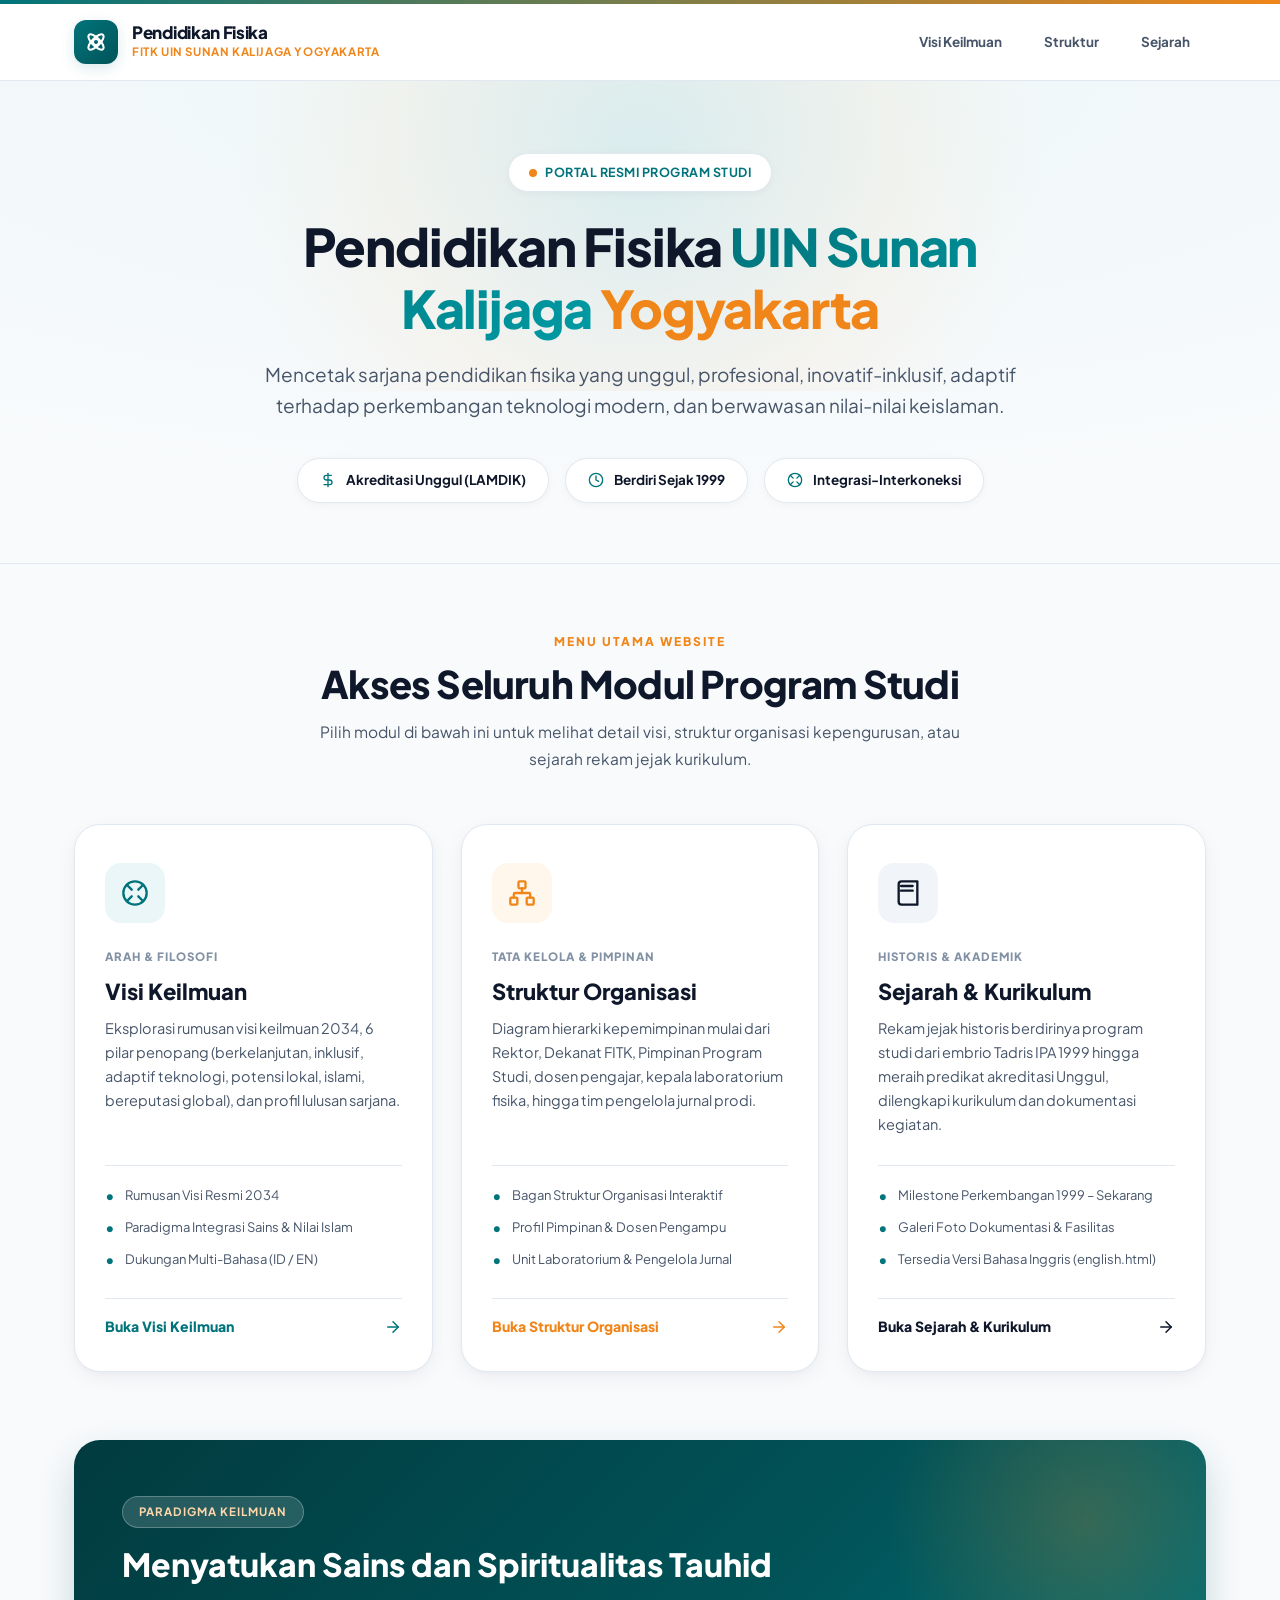
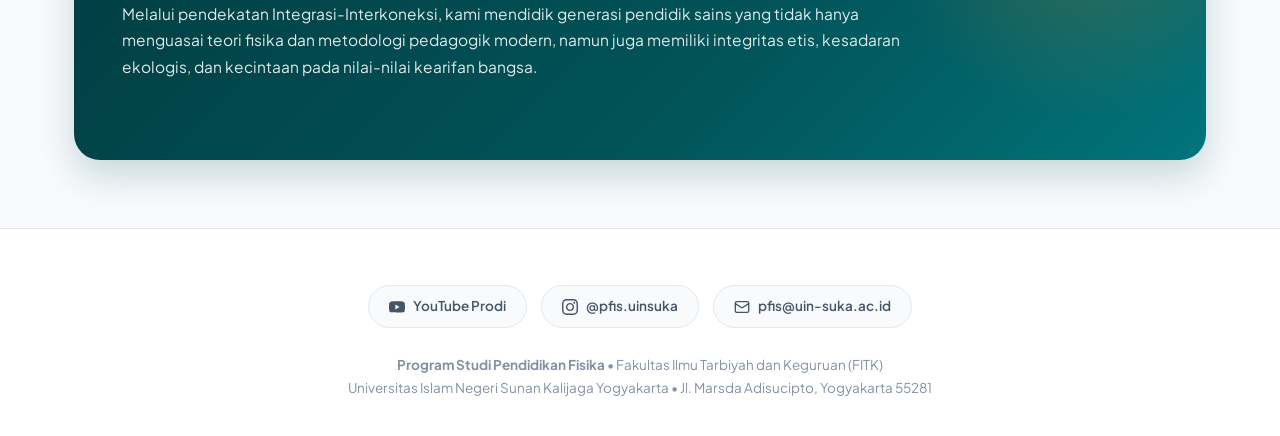
<file: index.html>
<!DOCTYPE html>
<html lang="id">
<head>
  <meta charset="UTF-8" />
  <meta name="viewport" content="width=device-width, initial-scale=1.0" />
  <title>Program Studi Pendidikan Fisika - UIN Sunan Kalijaga Yogyakarta</title>
  <link rel="preconnect" href="https://fonts.googleapis.com">
  <link rel="preconnect" href="https://fonts.gstatic.com" crossorigin>
  <link href="https://fonts.googleapis.com/css2?family=Plus+Jakarta+Sans:ital,wght@0,300;0,400;0,500;0,600;0,700;0,800;1,400;1,600&display=swap" rel="stylesheet">

  <style>
    /* ============================================================
       PORTAL UTAMA — MODERN PROFESSIONAL PORTAL
       Theme: White Dominant, Teal #01747b, Orange #f08619
       Typography: Plus Jakarta Sans
       ============================================================ */

    *, *::before, *::after {
      margin: 0;
      padding: 0;
      box-sizing: border-box;
    }

    :root {
      --orange: #f08619;
      --orange-hover: #d97510;
      --orange-soft: #fff6ec;
      --orange-glow: rgba(240, 134, 25, 0.16);
      --teal: #01747b;
      --teal-dark: #015459;
      --teal-deep: #013b3f;
      --teal-soft: #eaf6f7;
      --teal-glow: rgba(1, 116, 123, 0.15);
      --white: #ffffff;
      --bg-page: #f8fafc;
      --card-bg: #ffffff;
      --text-primary: #0f172a;
      --text-secondary: #475569;
      --text-muted: #8292a4;
      --border: #e2e8f0;
      --border-accent: #cde7e9;
      --shadow-sm: 0 2px 8px rgba(0, 0, 0, 0.04);
      --shadow-card: 0 6px 24px -4px rgba(15, 23, 42, 0.07), 0 2px 6px -1px rgba(15, 23, 42, 0.03);
      --shadow-hover: 0 20px 40px -8px rgba(1, 116, 123, 0.18), 0 6px 16px rgba(0, 0, 0, 0.05);
      --radius-sm: 10px;
      --radius: 18px;
      --radius-lg: 26px;
      --smooth: cubic-bezier(0.4, 0, 0.2, 1);
    }

    html {
      scroll-behavior: smooth;
    }

    body {
      font-family: 'Plus Jakarta Sans', -apple-system, BlinkMacSystemFont, "Segoe UI", Roboto, sans-serif;
      background: var(--bg-page);
      color: var(--text-secondary);
      line-height: 1.7;
      overflow-x: hidden;
      -webkit-font-smoothing: antialiased;
    }

    .container {
      max-width: 1180px;
      margin: 0 auto;
      padding: 0 24px;
    }

    /* Top Gradient Accent */
    .top-gradient-bar {
      height: 4px;
      background: linear-gradient(90deg, var(--teal), var(--orange), var(--teal-dark), var(--orange));
      background-size: 300% 100%;
      animation: gradientShift 8s ease infinite;
    }

    @keyframes gradientShift {
      0%, 100% { background-position: 0% 50%; }
      50% { background-position: 100% 50%; }
    }

    /* ============================================================
       TOP NAVBAR
       ============================================================ */
    .portal-nav {
      background: rgba(255, 255, 255, 0.94);
      backdrop-filter: blur(12px);
      border-bottom: 1px solid var(--border);
      position: sticky;
      top: 0;
      z-index: 100;
    }

    .portal-nav-inner {
      display: flex;
      justify-content: space-between;
      align-items: center;
      padding: 16px 24px;
      max-width: 1180px;
      margin: 0 auto;
    }

    .brand {
      display: flex;
      align-items: center;
      gap: 14px;
      text-decoration: none;
    }

    .brand-icon {
      width: 44px;
      height: 44px;
      border-radius: 12px;
      background: linear-gradient(135deg, var(--teal), var(--teal-dark));
      color: var(--white);
      display: flex;
      align-items: center;
      justify-content: center;
      font-size: 22px;
      box-shadow: 0 4px 14px var(--teal-glow);
    }

    .brand-text h1 {
      font-size: 17px;
      font-weight: 800;
      color: var(--text-primary);
      line-height: 1.2;
      letter-spacing: -0.3px;
    }

    .brand-text p {
      font-size: 11.5px;
      color: var(--orange);
      font-weight: 700;
      text-transform: uppercase;
      letter-spacing: 0.6px;
    }

    .nav-menu {
      display: flex;
      align-items: center;
      gap: 10px;
    }

    .nav-btn {
      font-size: 13.5px;
      font-weight: 700;
      color: var(--text-secondary);
      text-decoration: none;
      padding: 8px 16px;
      border-radius: 8px;
      transition: all 0.2s var(--smooth);
    }

    .nav-btn:hover {
      color: var(--teal);
      background: var(--teal-soft);
    }

    /* ============================================================
       HERO SECTION
       ============================================================ */
    .portal-hero {
      position: relative;
      background: radial-gradient(100% 85% at 50% 0%, #edf7f8 0%, var(--bg-page) 100%);
      padding: 72px 0 60px;
      text-align: center;
      overflow: hidden;
      border-bottom: 1px solid var(--border);
    }

    .portal-hero::before {
      content: "";
      position: absolute;
      top: -140px;
      left: 50%;
      transform: translateX(-50%);
      width: 900px;
      height: 450px;
      background: radial-gradient(circle, rgba(1, 116, 123, 0.09) 0%, rgba(240, 134, 25, 0.05) 50%, transparent 80%);
      pointer-events: none;
    }

    .hero-badge {
      display: inline-flex;
      align-items: center;
      gap: 8px;
      background: var(--white);
      border: 1px solid var(--border);
      color: var(--teal);
      padding: 8px 20px;
      border-radius: 50px;
      font-size: 12.5px;
      font-weight: 700;
      letter-spacing: 0.5px;
      text-transform: uppercase;
      margin-bottom: 24px;
      box-shadow: var(--shadow-sm);
    }

    .badge-dot {
      width: 8px;
      height: 8px;
      background: var(--orange);
      border-radius: 50%;
    }

    .portal-hero h2 {
      font-size: clamp(34px, 5.2vw, 52px);
      font-weight: 800;
      color: var(--text-primary);
      line-height: 1.18;
      letter-spacing: -1.2px;
      max-width: 840px;
      margin: 0 auto 20px;
    }

    .portal-hero h2 span.teal {
      background: linear-gradient(135deg, var(--teal) 0%, #009aa4 100%);
      -webkit-background-clip: text;
      -webkit-text-fill-color: transparent;
    }

    .portal-hero h2 span.orange {
      color: var(--orange);
    }

    .hero-lead {
      font-size: clamp(16px, 2.3vw, 19px);
      color: var(--text-secondary);
      line-height: 1.65;
      max-width: 760px;
      margin: 0 auto 36px;
    }

    .hero-stats {
      display: flex;
      justify-content: center;
      gap: 16px;
      flex-wrap: wrap;
    }

    .stat-pill {
      display: inline-flex;
      align-items: center;
      gap: 10px;
      background: var(--white);
      border: 1px solid var(--border);
      padding: 10px 22px;
      border-radius: 40px;
      font-size: 13.5px;
      font-weight: 700;
      color: var(--text-primary);
      box-shadow: var(--shadow-sm);
    }

    .stat-pill svg {
      color: var(--teal);
    }

    /* ============================================================
       CORE PORTAL MODULES (3 GRAND CARDS)
       ============================================================ */
    .portal-modules {
      padding: 68px 0;
    }

    .section-head {
      text-align: center;
      max-width: 680px;
      margin: 0 auto 52px;
    }

    .section-tag {
      font-size: 12px;
      font-weight: 800;
      letter-spacing: 2px;
      text-transform: uppercase;
      color: var(--orange);
      margin-bottom: 8px;
      display: block;
    }

    .section-title {
      font-size: clamp(28px, 4vw, 38px);
      font-weight: 800;
      color: var(--text-primary);
      line-height: 1.25;
      letter-spacing: -0.8px;
      margin-bottom: 12px;
    }

    .section-desc {
      font-size: 15.5px;
      color: var(--text-secondary);
    }

    .module-grid {
      display: grid;
      grid-template-columns: repeat(3, 1fr);
      gap: 28px;
    }

    .module-card {
      background: var(--white);
      border: 1px solid var(--border);
      border-radius: var(--radius-lg);
      padding: 38px 30px 32px;
      box-shadow: var(--shadow-card);
      transition: all 0.35s var(--smooth);
      display: flex;
      flex-direction: column;
      position: relative;
      overflow: hidden;
      text-decoration: none;
      color: inherit;
    }

    .module-card::before {
      content: "";
      position: absolute;
      top: 0;
      left: 0;
      right: 0;
      height: 4px;
      background: transparent;
      transition: all 0.3s var(--smooth);
    }

    .module-card:hover {
      transform: translateY(-8px);
      box-shadow: var(--shadow-hover);
      border-color: var(--border-accent);
    }

    .module-card.teal:hover::before {
      background: var(--teal);
    }

    .module-card.orange:hover::before {
      background: var(--orange);
    }

    .module-card.dark:hover::before {
      background: var(--text-primary);
    }

    .card-icon-wrap {
      width: 60px;
      height: 60px;
      border-radius: 16px;
      display: flex;
      align-items: center;
      justify-content: center;
      font-size: 26px;
      margin-bottom: 24px;
      transition: all 0.3s var(--smooth);
    }

    .module-card.teal .card-icon-wrap {
      background: var(--teal-soft);
      color: var(--teal);
    }

    .module-card.orange .card-icon-wrap {
      background: var(--orange-soft);
      color: var(--orange);
    }

    .module-card.dark .card-icon-wrap {
      background: #f1f5f9;
      color: var(--text-primary);
    }

    .module-card:hover .card-icon-wrap {
      transform: scale(1.1) rotate(4deg);
    }

    .module-card.teal:hover .card-icon-wrap {
      background: var(--teal);
      color: var(--white);
    }

    .module-card.orange:hover .card-icon-wrap {
      background: var(--orange);
      color: var(--white);
    }

    .module-card.dark:hover .card-icon-wrap {
      background: var(--text-primary);
      color: var(--white);
    }

    .card-badge {
      display: inline-block;
      font-size: 11.5px;
      font-weight: 800;
      text-transform: uppercase;
      letter-spacing: 1px;
      color: var(--text-muted);
      margin-bottom: 10px;
    }

    .card-title {
      font-size: 22px;
      font-weight: 800;
      color: var(--text-primary);
      margin-bottom: 12px;
      line-height: 1.3;
    }

    .card-summary {
      font-size: 14.5px;
      color: var(--text-secondary);
      line-height: 1.65;
      margin-bottom: 28px;
      flex-grow: 1;
    }

    .card-points {
      list-style: none;
      display: flex;
      flex-direction: column;
      gap: 10px;
      margin-bottom: 28px;
      padding-top: 18px;
      border-top: 1px solid var(--border);
    }

    .card-points li {
      font-size: 13px;
      color: var(--text-secondary);
      display: flex;
      align-items: center;
      gap: 10px;
    }

    .card-points li::before {
      content: "•";
      color: var(--teal);
      font-size: 18px;
      line-height: 1;
    }

    .card-action {
      display: flex;
      align-items: center;
      justify-content: space-between;
      font-size: 14px;
      font-weight: 800;
      color: var(--teal);
      padding-top: 16px;
      border-top: 1px solid var(--border);
      transition: all 0.25s var(--smooth);
    }

    .module-card.orange .card-action {
      color: var(--orange);
    }

    .module-card.dark .card-action {
      color: var(--text-primary);
    }

    .module-card:hover .card-action svg {
      transform: translateX(6px);
    }

    .card-action svg {
      transition: transform 0.25s var(--smooth);
    }

    /* ============================================================
       ABOUT / VALUE BANNER
       ============================================================ */
    .about-banner {
      background: linear-gradient(135deg, var(--teal-deep) 0%, var(--teal-dark) 60%, var(--teal) 100%);
      color: var(--white);
      border-radius: var(--radius-lg);
      padding: 56px 48px;
      margin-bottom: 68px;
      position: relative;
      overflow: hidden;
      box-shadow: 0 16px 36px rgba(1, 84, 89, 0.2);
    }

    .about-banner::before {
      content: "";
      position: absolute;
      top: -120px;
      right: -80px;
      width: 400px;
      height: 400px;
      border-radius: 50%;
      background: radial-gradient(circle, rgba(240, 134, 25, 0.22) 0%, transparent 70%);
      pointer-events: none;
    }

    .about-content {
      position: relative;
      z-index: 2;
      max-width: 820px;
    }

    .about-badge {
      display: inline-block;
      background: rgba(255, 255, 255, 0.15);
      border: 1px solid rgba(255, 255, 255, 0.25);
      padding: 5px 16px;
      border-radius: 20px;
      font-size: 11.5px;
      font-weight: 700;
      letter-spacing: 1px;
      text-transform: uppercase;
      color: #fed7aa;
      margin-bottom: 16px;
    }

    .about-content h3 {
      font-size: clamp(24px, 3.5vw, 32px);
      font-weight: 800;
      line-height: 1.3;
      margin-bottom: 16px;
    }

    .about-content p {
      font-size: 15.5px;
      color: rgba(255, 255, 255, 0.88);
      line-height: 1.7;
      margin-bottom: 24px;
    }

    /* ============================================================
       FOOTER
       ============================================================ */
    .portal-footer {
      background: var(--white);
      border-top: 1px solid var(--border);
      padding: 56px 0 36px;
      text-align: center;
    }

    .footer-links {
      display: flex;
      justify-content: center;
      gap: 14px;
      margin-bottom: 26px;
      flex-wrap: wrap;
    }

    .footer-links a {
      display: inline-flex;
      align-items: center;
      gap: 8px;
      background: var(--bg-page);
      border: 1px solid var(--border);
      padding: 9px 20px;
      border-radius: 50px;
      font-size: 13.5px;
      font-weight: 600;
      color: var(--text-secondary);
      text-decoration: none;
      transition: all 0.25s var(--smooth);
    }

    .footer-links a:hover {
      background: var(--teal-soft);
      border-color: var(--teal);
      color: var(--teal);
      transform: translateY(-2px);
    }

    .footer-address {
      font-size: 13.5px;
      color: var(--text-muted);
      line-height: 1.7;
    }

    /* ============================================================
       FADE IN ON SCROLL
       ============================================================ */
    .fade-item {
      opacity: 0;
      transform: translateY(24px);
      transition: opacity 0.55s var(--smooth), transform 0.55s var(--smooth);
    }

    .fade-item.visible {
      opacity: 1;
      transform: translateY(0);
    }

    .delay-1 { transition-delay: 0.1s; }
    .delay-2 { transition-delay: 0.2s; }
    .delay-3 { transition-delay: 0.3s; }

    /* ============================================================
       RESPONSIVE
       ============================================================ */
    @media (max-width: 960px) {
      .module-grid {
        grid-template-columns: 1fr;
        max-width: 540px;
        margin: 0 auto;
      }
      .about-banner {
        padding: 40px 28px;
      }
    }

    @media (max-width: 600px) {
      .portal-nav-inner {
        flex-direction: column;
        gap: 12px;
      }
      .portal-hero {
        padding: 50px 0 44px;
      }
    }
  </style>
</head>
<body>

  <!-- Top Gradient Accent -->
  <div class="top-gradient-bar"></div>

  <!-- Sticky Navbar -->
  <nav class="portal-nav">
    <div class="portal-nav-inner">
      <a href="#" class="brand">
        <div class="brand-icon">
          <!-- Science / Atom Icon -->
          <svg xmlns="http://www.w3.org/2000/svg" width="24" height="24" viewBox="0 0 24 24" fill="none" stroke="currentColor" stroke-width="2" stroke-linecap="round" stroke-linejoin="round">
            <circle cx="12" cy="12" r="3"></circle>
            <ellipse cx="12" cy="12" rx="10" ry="4" transform="rotate(45 12 12)"></ellipse>
            <ellipse cx="12" cy="12" rx="10" ry="4" transform="rotate(-45 12 12)"></ellipse>
          </svg>
        </div>
        <div class="brand-text">
          <h1>Pendidikan Fisika</h1>
          <p>FITK UIN Sunan Kalijaga Yogyakarta</p>
        </div>
      </a>

      <div class="nav-menu">
        <a href="./visi-keilmuan/index.html" class="nav-btn">Visi Keilmuan</a>
        <a href="./struktur/index.html" class="nav-btn">Struktur</a>
        <a href="./sejarah/index.html" class="nav-btn">Sejarah</a>
      </div>
    </div>
  </nav>

  <!-- ============================================================
       HERO SECTION
       ============================================================ -->
  <header class="portal-hero">
    <div class="container">
      <div class="hero-badge fade-item">
        <span class="badge-dot"></span>
        <span>Portal Resmi Program Studi</span>
      </div>

      <h2 class="fade-item delay-1">
        Pendidikan Fisika <span class="teal">UIN Sunan Kalijaga</span> <span class="orange">Yogyakarta</span>
      </h2>

      <p class="hero-lead fade-item delay-2">
        Mencetak sarjana pendidikan fisika yang unggul, profesional, inovatif-inklusif, adaptif terhadap perkembangan teknologi modern, dan berwawasan nilai-nilai keislaman.
      </p>

      <div class="hero-stats fade-item delay-3">
        <div class="stat-pill">
          <svg xmlns="http://www.w3.org/2000/svg" width="16" height="16" viewBox="0 0 24 24" fill="none" stroke="currentColor" stroke-width="2" stroke-linecap="round" stroke-linejoin="round"><path d="M12 2v20"/><path d="M17 5H9.5a3.5 3.5 0 0 0 0 7h5a3.5 3.5 0 0 1 0 7H6"/></svg>
          <span>Akreditasi Unggul (LAMDIK)</span>
        </div>
        <div class="stat-pill">
          <svg xmlns="http://www.w3.org/2000/svg" width="16" height="16" viewBox="0 0 24 24" fill="none" stroke="currentColor" stroke-width="2" stroke-linecap="round" stroke-linejoin="round"><circle cx="12" cy="12" r="10"/><polyline points="12 6 12 12 16 14"/></svg>
          <span>Berdiri Sejak 1999</span>
        </div>
        <div class="stat-pill">
          <svg xmlns="http://www.w3.org/2000/svg" width="16" height="16" viewBox="0 0 24 24" fill="none" stroke="currentColor" stroke-width="2" stroke-linecap="round" stroke-linejoin="round"><circle cx="12" cy="12" r="10"/><path d="m4.93 4.93 4.24 4.24"/><path d="m14.83 9.17 4.24-4.24"/><path d="m14.83 14.83 4.24 4.24"/><path d="m9.17 14.83-4.24 4.24"/></svg>
          <span>Integrasi-Interkoneksi</span>
        </div>
      </div>
    </div>
  </header>

  <!-- ============================================================
       3 CORE MODULES (CARDS)
       ============================================================ -->
  <section class="portal-modules">
    <div class="container">
      <div class="section-head fade-item">
        <span class="section-tag">Menu Utama Website</span>
        <h3 class="section-title">Akses Seluruh Modul Program Studi</h3>
        <p class="section-desc">Pilih modul di bawah ini untuk melihat detail visi, struktur organisasi kepengurusan, atau sejarah rekam jejak kurikulum.</p>
      </div>

      <div class="module-grid">
        <!-- Card 1: Visi Keilmuan -->
        <a href="./visi-keilmuan/index.html" class="module-card teal fade-item delay-1">
          <div class="card-icon-wrap">
            <svg xmlns="http://www.w3.org/2000/svg" width="28" height="28" viewBox="0 0 24 24" fill="none" stroke="currentColor" stroke-width="2" stroke-linecap="round" stroke-linejoin="round"><circle cx="12" cy="12" r="10"/><path d="m4.93 4.93 4.24 4.24"/><path d="m14.83 9.17 4.24-4.24"/><path d="m14.83 14.83 4.24 4.24"/><path d="m9.17 14.83-4.24 4.24"/></svg>
          </div>
          <span class="card-badge">Arah &amp; Filosofi</span>
          <h4 class="card-title">Visi Keilmuan</h4>
          <p class="card-summary">
            Eksplorasi rumusan visi keilmuan 2034, 6 pilar penopang (berkelanjutan, inklusif, adaptif teknologi, potensi lokal, islami, bereputasi global), dan profil lulusan sarjana.
          </p>
          <ul class="card-points">
            <li>Rumusan Visi Resmi 2034</li>
            <li>Paradigma Integrasi Sains &amp; Nilai Islam</li>
            <li>Dukungan Multi-Bahasa (ID / EN)</li>
          </ul>
          <div class="card-action">
            <span>Buka Visi Keilmuan</span>
            <svg xmlns="http://www.w3.org/2000/svg" width="18" height="18" viewBox="0 0 24 24" fill="none" stroke="currentColor" stroke-width="2" stroke-linecap="round" stroke-linejoin="round"><path d="M5 12h14"/><path d="m12 5 7 7-7 7"/></svg>
          </div>
        </a>

        <!-- Card 2: Struktur Organisasi -->
        <a href="./struktur/index.html" class="module-card orange fade-item delay-2">
          <div class="card-icon-wrap">
            <svg xmlns="http://www.w3.org/2000/svg" width="28" height="28" viewBox="0 0 24 24" fill="none" stroke="currentColor" stroke-width="2" stroke-linecap="round" stroke-linejoin="round"><rect width="6" height="6" x="9" y="2" rx="1"/><rect width="6" height="6" x="2" y="16" rx="1"/><rect width="6" height="6" x="16" y="16" rx="1"/><path d="M5 16v-3a1 1 0 0 1 1-1h12a1 1 0 0 1 1 1v3"/><path d="M12 12V8"/></svg>
          </div>
          <span class="card-badge">Tata Kelola &amp; Pimpinan</span>
          <h4 class="card-title">Struktur Organisasi</h4>
          <p class="card-summary">
            Diagram hierarki kepemimpinan mulai dari Rektor, Dekanat FITK, Pimpinan Program Studi, dosen pengajar, kepala laboratorium fisika, hingga tim pengelola jurnal prodi.
          </p>
          <ul class="card-points">
            <li>Bagan Struktur Organisasi Interaktif</li>
            <li>Profil Pimpinan &amp; Dosen Pengampu</li>
            <li>Unit Laboratorium &amp; Pengelola Jurnal</li>
          </ul>
          <div class="card-action">
            <span>Buka Struktur Organisasi</span>
            <svg xmlns="http://www.w3.org/2000/svg" width="18" height="18" viewBox="0 0 24 24" fill="none" stroke="currentColor" stroke-width="2" stroke-linecap="round" stroke-linejoin="round"><path d="M5 12h14"/><path d="m12 5 7 7-7 7"/></svg>
          </div>
        </a>

        <!-- Card 3: Sejarah & Kurikulum -->
        <a href="./sejarah/index.html" class="module-card dark fade-item delay-3">
          <div class="card-icon-wrap">
            <svg xmlns="http://www.w3.org/2000/svg" width="28" height="28" viewBox="0 0 24 24" fill="none" stroke="currentColor" stroke-width="2" stroke-linecap="round" stroke-linejoin="round"><path d="M4 19.5v-15A2.5 2.5 0 0 1 6.5 2H20v20H6.5a2.5 2.5 0 0 1-2.5-2.5Z"/><path d="M6 6h10"/><path d="M6 10h10"/></svg>
          </div>
          <span class="card-badge">Historis &amp; Akademik</span>
          <h4 class="card-title">Sejarah &amp; Kurikulum</h4>
          <p class="card-summary">
            Rekam jejak historis berdirinya program studi dari embrio Tadris IPA 1999 hingga meraih predikat akreditasi Unggul, dilengkapi kurikulum dan dokumentasi kegiatan.
          </p>
          <ul class="card-points">
            <li>Milestone Perkembangan 1999 – Sekarang</li>
            <li>Galeri Foto Dokumentasi &amp; Fasilitas</li>
            <li>Tersedia Versi Bahasa Inggris (english.html)</li>
          </ul>
          <div class="card-action">
            <span>Buka Sejarah &amp; Kurikulum</span>
            <svg xmlns="http://www.w3.org/2000/svg" width="18" height="18" viewBox="0 0 24 24" fill="none" stroke="currentColor" stroke-width="2" stroke-linecap="round" stroke-linejoin="round"><path d="M5 12h14"/><path d="m12 5 7 7-7 7"/></svg>
          </div>
        </a>
      </div>
    </div>
  </section>

  <!-- ============================================================
       ABOUT BANNER
       ============================================================ -->
  <div class="container">
    <div class="about-banner fade-item">
      <div class="about-content">
        <span class="about-badge">Paradigma Keilmuan</span>
        <h3>Menyatukan Sains dan Spiritualitas Tauhid</h3>
        <p>
          Melalui pendekatan Integrasi-Interkoneksi, kami mendidik generasi pendidik sains yang tidak hanya menguasai teori fisika dan metodologi pedagogik modern, namun juga memiliki integritas etis, kesadaran ekologis, dan kecintaan pada nilai-nilai kearifan bangsa.
        </p>
      </div>
    </div>
  </div>

  <!-- ============================================================
       FOOTER
       ============================================================ -->
  <footer class="portal-footer">
    <div class="container">
      <div class="footer-links">
        <a href="https://www.youtube.com/@pendidikanfisikauinsunankalijaga" target="_blank" rel="noopener">
          <svg xmlns="http://www.w3.org/2000/svg" width="16" height="16" viewBox="0 0 24 24" fill="currentColor"><path d="M23.498 6.186a3.016 3.016 0 0 0-2.122-2.136C19.505 3.545 12 3.545 12 3.545s-7.505 0-9.377.505A3.017 3.017 0 0 0 .502 6.186C0 8.07 0 12 0 12s0 3.93.502 5.814a3.016 3.016 0 0 0 2.122 2.136c1.871.505 9.376.505 9.376.505s7.505 0 9.377-.505a3.015 3.015 0 0 0 2.122-2.136C24 15.93 24 12 24 12s0-3.93-.502-5.814zM9.545 15.568V8.432L15.818 12l-6.273 3.568z"/></svg>
          YouTube Prodi
        </a>
        <a href="https://instagram.com/pfis.uinsuka" target="_blank" rel="noopener">
          <svg xmlns="http://www.w3.org/2000/svg" width="16" height="16" viewBox="0 0 24 24" fill="currentColor"><path d="M12 2.163c3.204 0 3.584.012 4.85.07 3.252.148 4.771 1.691 4.919 4.919.058 1.265.069 1.645.069 4.849 0 3.205-.012 3.584-.069 4.849-.149 3.225-1.664 4.771-4.919 4.919-1.266.058-1.644.07-4.85.07-3.204 0-3.584-.012-4.849-.07-3.26-.149-4.771-1.699-4.919-4.92-.058-1.265-.07-1.644-.07-4.849 0-3.204.013-3.583.07-4.849.149-3.227 1.664-4.771 4.919-4.919 1.266-.057 1.645-.069 4.849-.069zm0-2.163c-3.259 0-3.667.014-4.947.072-4.358.2-6.78 2.618-6.98 6.98-.059 1.281-.073 1.689-.073 4.948 0 3.259.014 3.668.072 4.948.2 4.358 2.618 6.78 6.98 6.98 1.281.058 1.689.072 4.948.072 3.259 0 3.668-.014 4.948-.072 4.354-.2 6.782-2.618 6.979-6.98.059-1.28.073-1.689.073-4.948 0-3.259-.014-3.667-.072-4.947-.196-4.354-2.617-6.78-6.979-6.98-1.281-.059-1.69-.073-4.949-.073zm0 5.838c-3.403 0-6.162 2.759-6.162 6.162s2.759 6.163 6.162 6.163 6.162-2.759 6.162-6.163c0-3.403-2.759-6.162-6.162-6.162zm0 10.162c-2.209 0-4-1.79-4-4 0-2.209 1.79-4 4-4s4 1.791 4 4c0 2.21-1.791 4-4 4zm6.406-11.845c-.796 0-1.441.645-1.441 1.44s.645 1.44 1.441 1.44c.795 0 1.439-.645 1.439-1.44s-.644-1.44-1.439-1.44z"/></svg>
          @pfis.uinsuka
        </a>
        <a href="mailto:pfis@uin-suka.ac.id">
          <svg xmlns="http://www.w3.org/2000/svg" width="16" height="16" viewBox="0 0 24 24" fill="none" stroke="currentColor" stroke-width="2" stroke-linecap="round" stroke-linejoin="round"><rect width="20" height="16" x="2" y="4" rx="2"/><path d="m22 7-8.97 5.7a1.94 1.94 0 0 1-2.06 0L2 7"/></svg>
          pfis@uin-suka.ac.id
        </a>
      </div>
      <p class="footer-address">
        <strong>Program Studi Pendidikan Fisika</strong> &bull; Fakultas Ilmu Tarbiyah dan Keguruan (FITK)<br />
        Universitas Islam Negeri Sunan Kalijaga Yogyakarta &bull; Jl. Marsda Adisucipto, Yogyakarta 55281
      </p>
    </div>
  </footer>

  <!-- Scroll Animation Script -->
  <script>
    document.addEventListener("DOMContentLoaded", function () {
      var fadeItems = document.querySelectorAll(".fade-item");
      if ("IntersectionObserver" in window) {
        var observer = new IntersectionObserver(function (entries) {
          entries.forEach(function (entry) {
            if (entry.isIntersecting) {
              entry.target.classList.add("visible");
              observer.unobserve(entry.target);
            }
          });
        }, { threshold: 0.1 });
        fadeItems.forEach(function (el) { observer.observe(el); });
      } else {
        fadeItems.forEach(function (el) { el.classList.add("visible"); });
      }
    });
  </script>
</body>
</html>
</file>
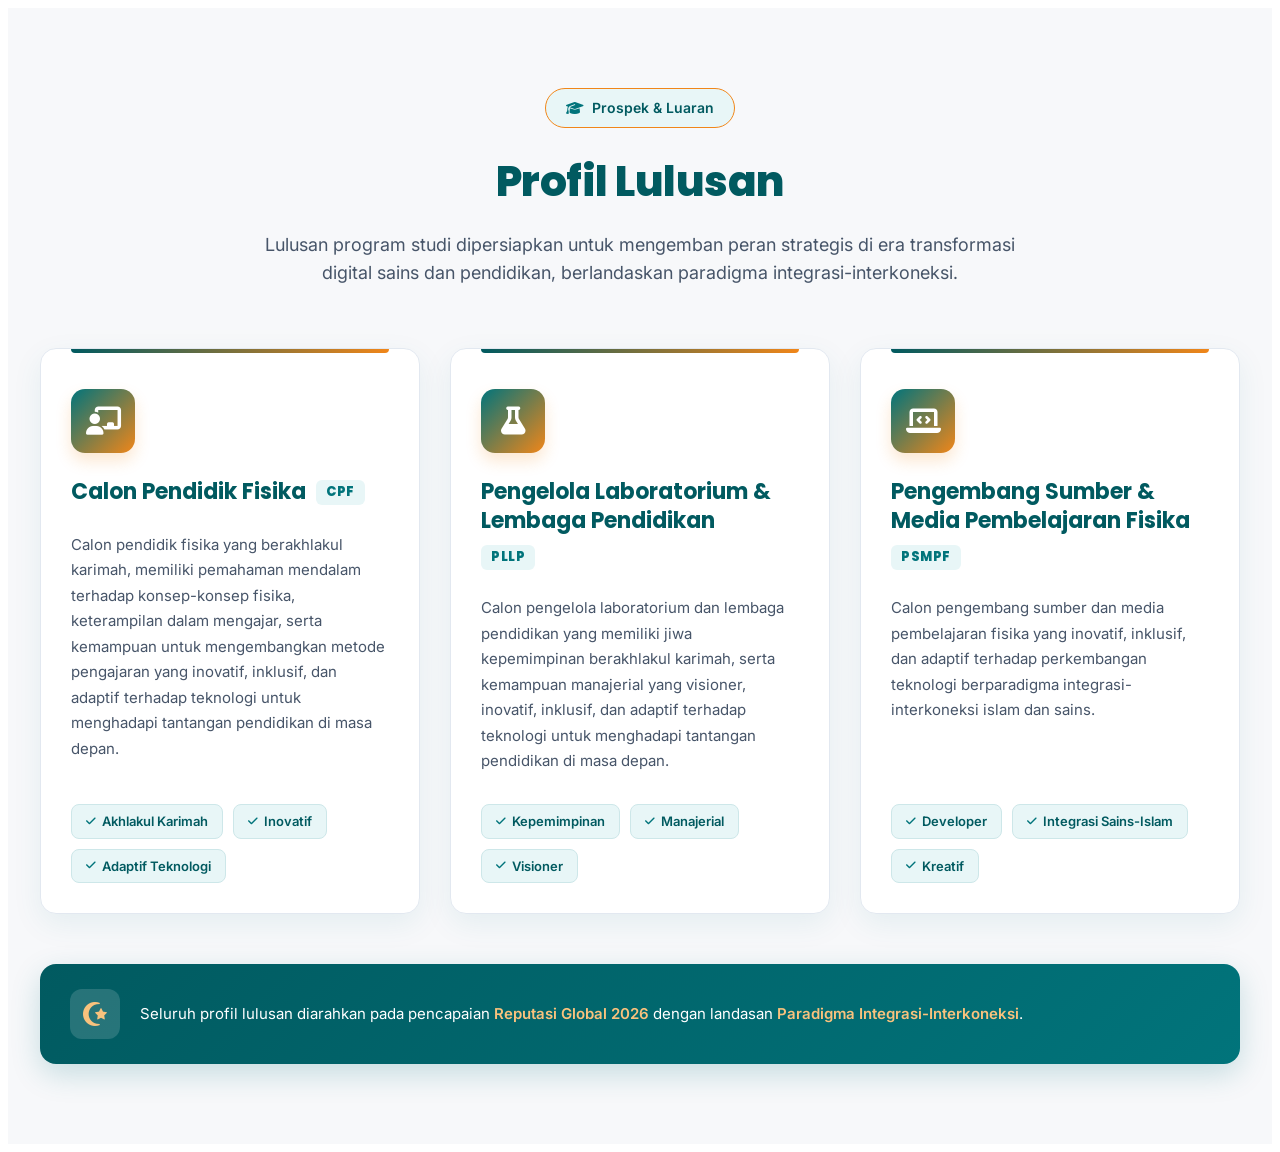
<file: profil-lulusan/index.html>
<!doctype html>
<html lang="id">
  <head>
    <meta charset="UTF-8" />
    <meta name="viewport" content="width=device-width, initial-scale=1.0" />
    <title>Profil Lulusan - Pendidikan Fisika</title>
    <link
      href="https://fonts.googleapis.com/css2?family=Inter:wght@400;500;600&family=Poppins:wght@600;700;800&display=swap"
      rel="stylesheet"
    />
    <link
      rel="stylesheet"
      href="https://cdnjs.cloudflare.com/ajax/libs/font-awesome/6.4.0/css/all.min.css"
    />
  </head>
  <body>
    <section class="profil-lulusan-hijau">
      <div class="container-profil">
        <!-- Header Section -->
        <div class="profil-header">
          <div class="badge-header">
            <i class="fas fa-graduation-cap"></i>
            <span>Prospek & Luaran</span>
          </div>
          <h2 class="judul-profil">Profil Lulusan</h2>
          <p class="sub-judul-profil">
            Lulusan program studi dipersiapkan untuk mengemban peran strategis
            di era transformasi digital sains dan pendidikan, berlandaskan
            paradigma integrasi-interkoneksi.
          </p>
        </div>

        <!-- Cards Grid -->
        <div class="profil-grid">
          <!-- Card 1: CPF -->
          <div class="profil-card">
            <div class="card-top-accent"></div>
            <div class="card-icon-box">
              <i class="fas fa-chalkboard-teacher"></i>
            </div>
            <h3 class="card-title">
              Calon Pendidik Fisika
              <span class="card-acronym">CPF</span>
            </h3>
            <p class="card-desc">
              Calon pendidik fisika yang berakhlakul karimah, memiliki pemahaman
              mendalam terhadap konsep-konsep fisika, keterampilan dalam
              mengajar, serta kemampuan untuk mengembangkan metode pengajaran
              yang inovatif, inklusif, dan adaptif terhadap teknologi untuk
              menghadapi tantangan pendidikan di masa depan.
            </p>
            <div class="card-tags">
              <span class="tag"
                ><i class="fas fa-check"></i> Akhlakul Karimah</span
              >
              <span class="tag"><i class="fas fa-check"></i> Inovatif</span>
              <span class="tag"
                ><i class="fas fa-check"></i> Adaptif Teknologi</span
              >
            </div>
          </div>

          <!-- Card 2: PLLP -->
          <div class="profil-card">
            <div class="card-top-accent"></div>
            <div class="card-icon-box">
              <i class="fas fa-flask"></i>
            </div>
            <h3 class="card-title">
              Pengelola Laboratorium & Lembaga Pendidikan
              <span class="card-acronym">PLLP</span>
            </h3>
            <p class="card-desc">
              Calon pengelola laboratorium dan lembaga pendidikan yang memiliki
              jiwa kepemimpinan berakhlakul karimah, serta kemampuan manajerial
              yang visioner, inovatif, inklusif, dan adaptif terhadap teknologi
              untuk menghadapi tantangan pendidikan di masa depan.
            </p>
            <div class="card-tags">
              <span class="tag"><i class="fas fa-check"></i> Kepemimpinan</span>
              <span class="tag"><i class="fas fa-check"></i> Manajerial</span>
              <span class="tag"><i class="fas fa-check"></i> Visioner</span>
            </div>
          </div>

          <!-- Card 3: PSMPF -->
          <div class="profil-card">
            <div class="card-top-accent"></div>
            <div class="card-icon-box">
              <i class="fas fa-laptop-code"></i>
            </div>
            <h3 class="card-title">
              Pengembang Sumber & Media Pembelajaran Fisika
              <span class="card-acronym">PSMPF</span>
            </h3>
            <p class="card-desc">
              Calon pengembang sumber dan media pembelajaran fisika yang
              inovatif, inklusif, dan adaptif terhadap perkembangan teknologi
              berparadigma integrasi-interkoneksi islam dan sains.
            </p>
            <div class="card-tags">
              <span class="tag"><i class="fas fa-check"></i> Developer</span>
              <span class="tag"
                ><i class="fas fa-check"></i> Integrasi Sains-Islam</span
              >
              <span class="tag"><i class="fas fa-check"></i> Kreatif</span>
            </div>
          </div>
        </div>

        <!-- Footer Note -->
        <div class="profil-footer-note">
          <div class="footer-icon">
            <i class="fas fa-star-and-crescent"></i>
          </div>
          <div class="footer-text">
            <p>
              Seluruh profil lulusan diarahkan pada pencapaian
              <strong>Reputasi Global 2026</strong> dengan landasan
              <strong>Paradigma Integrasi-Interkoneksi</strong>.
            </p>
          </div>
        </div>
      </div>
    </section>

    <style>
      /* =========================================
   PALET WARNA PRODI (TEAL / ORANGE)
   ========================================= */
      .profil-lulusan-hijau {
        --teal-dark: #015a60; /* Teal gelap (Teks Judul & Footer) */
        --teal: #01747b; /* Teal utama (Aksen Utama) */
        --orange: #f08619; /* Orange (Ikon & Highlight) */
        --teal-soft: #e8f6f7; /* Teal muda (Background Tag) */
        --bg-page: #f7f8fa; /* Abu sangat muda (Background Section) */
        --text-primary: #0f172a; /* Dark Gray (Teks Body) */
        --text-secondary: #475569; /* Medium Gray (Teks Pendukung) */
        --putih: #ffffff;

        font-family: "Inter", sans-serif;
        background-color: var(--bg-page);
        padding: 80px 20px;
        color: var(--text-primary);
        line-height: 1.6;
        box-sizing: border-box;
        overflow: hidden;
      }

      .profil-lulusan-hijau * {
        box-sizing: border-box;
      }

      .container-profil {
        max-width: 1200px;
        margin: 0 auto;
      }

      /* HEADER SECTION */
      .profil-header {
        text-align: center;
        margin-bottom: 60px;
        animation: profil-fade-down 0.75s ease-out both;
      }

      .badge-header {
        animation: profil-fade-up 0.65s 0.1s ease-out both;
      }

      .judul-profil {
        animation: profil-fade-up 0.65s 0.2s ease-out both;
      }

      .sub-judul-profil {
        animation: profil-fade-up 0.65s 0.3s ease-out both;
      }

      .badge-header {
        display: inline-flex;
        align-items: center;
        gap: 8px;
        background-color: var(--teal-soft);
        color: var(--teal-dark);
        padding: 8px 20px;
        border-radius: 50px;
        font-size: 14px;
        font-weight: 600;
        margin-bottom: 20px;
        border: 1px solid var(--orange);
      }

      .badge-header i {
        color: var(--teal);
      }

      .judul-profil {
        font-family: "Poppins", sans-serif;
        font-size: 42px;
        font-weight: 800;
        color: var(--teal-dark);
        margin: 0 0 15px 0;
        letter-spacing: -0.5px;
      }

      .sub-judul-profil {
        font-size: 18px;
        color: var(--text-secondary);
        max-width: 750px;
        margin: 0 auto;
      }

      /* CARDS GRID */
      .profil-grid {
        display: grid;
        grid-template-columns: repeat(auto-fit, minmax(340px, 1fr));
        gap: 30px;
        margin-bottom: 50px;
      }

      /* CARD DESIGN */
      .profil-card {
        background: var(--putih);
        border-radius: 16px;
        padding: 40px 30px 30px;
        box-shadow: 0 10px 30px rgba(1, 116, 123, 0.08);
        border: 1px solid #e2e8f0;
        position: relative;
        --card-accent: var(--orange);
        transition: transform 0.35s cubic-bezier(0.2, 0.8, 0.2, 1), box-shadow 0.35s ease, border-color 0.35s ease, background-color 0.35s ease;
        display: flex;
        flex-direction: column;
        animation: profil-fade-up 0.7s ease-out both;
      }

      .profil-card:nth-child(1) {
        animation-delay: 0.25s;
      }

      .profil-card:nth-child(2) {
        animation-delay: 0.4s;
      }

      .profil-card:nth-child(3) {
        animation-delay: 0.55s;
      }

      .profil-card:hover {
        transform: translateY(-10px) rotate(-1deg);
        box-shadow: 0 20px 40px rgba(1, 116, 123, 0.16);
        border-color: var(--orange);
      }

      .profil-card:active,
      .profil-card.is-bouncing {
        animation: profil-bounce 0.55s cubic-bezier(0.25, 1.4, 0.5, 1) both;
      }

      .profil-card.is-touched {
        background-color: #fff8ef;
        border-color: var(--orange);
      }

      .profil-card.is-touched .card-icon-box {
        background: linear-gradient(135deg, #f08619, #f4b942);
        transform: rotate(-8deg) scale(1.08);
      }

      .card-icon-box {
        transition: transform 0.3s ease, background 0.3s ease;
      }

      @keyframes profil-bounce {
        0%, 100% { transform: translateY(0) scale(1); }
        35% { transform: translateY(-14px) scale(1.025); }
        65% { transform: translateY(3px) scale(0.99); }
      }

      /* Garis Aksen Teal-Orange di Atas Card */
      .card-top-accent {
        position: absolute;
        top: 0;
        left: 30px;
        right: 30px;
        height: 4px;
        background: linear-gradient(90deg, var(--teal-dark), var(--orange));
        border-radius: 0 0 4px 4px;
      }

      .card-icon-box {
        width: 64px;
        height: 64px;
        background: linear-gradient(135deg, var(--teal), var(--orange));
        border-radius: 14px;
        display: flex;
        align-items: center;
        justify-content: center;
        margin-bottom: 25px;
        box-shadow: 0 8px 16px rgba(240, 134, 25, 0.2);
      }

      .card-icon-box i {
        font-size: 28px;
        color: var(--putih);
      }

      .card-title {
        font-family: "Poppins", sans-serif;
        font-size: 22px;
        font-weight: 700;
        color: var(--teal-dark);
        margin: 0 0 5px 0;
        line-height: 1.3;
        display: flex;
        align-items: center;
        gap: 10px;
        flex-wrap: wrap;
      }

      .card-acronym {
        background-color: var(--teal-soft);
        color: var(--teal);
        font-size: 13px;
        font-weight: 800;
        padding: 4px 10px;
        border-radius: 6px;
        letter-spacing: 0.5px;
      }

      .card-desc {
        color: var(--text-secondary);
        font-size: 15px;
        line-height: 1.7;
        margin: 20px 0 30px 0;
        flex-grow: 1; /* Mendorong tags ke bawah agar rata */
      }

      .card-tags {
        display: flex;
        flex-wrap: wrap;
        gap: 10px;
      }

      .tag {
        background-color: var(--teal-soft);
        color: var(--teal-dark);
        padding: 6px 14px;
        border-radius: 8px;
        font-size: 13px;
        font-weight: 600;
        display: flex;
        align-items: center;
        gap: 6px;
        border: 1px solid #cde7e9;
      }

      .tag i {
        color: var(--teal);
        font-size: 11px;
      }

      /* FOOTER NOTE */
      .profil-footer-note {
        background: linear-gradient(135deg, var(--teal-dark), var(--teal));
        color: var(--putih);
        padding: 25px 30px;
        border-radius: 16px;
        display: flex;
        align-items: center;
        gap: 20px;
        box-shadow: 0 10px 30px rgba(1, 116, 123, 0.2);
        animation: profil-fade-up 0.7s 0.7s ease-out both;
      }

      @keyframes profil-fade-up {
        from {
          opacity: 0;
          transform: translateY(24px);
        }
        to {
          opacity: 1;
          transform: translateY(0);
        }
      }

      @keyframes profil-fade-down {
        from {
          opacity: 0;
          transform: translateY(-18px);
        }
        to {
          opacity: 1;
          transform: translateY(0);
        }
      }

      .footer-icon {
        width: 50px;
        height: 50px;
        background: rgba(255, 255, 255, 0.15);
        border-radius: 12px;
        display: flex;
        align-items: center;
        justify-content: center;
        flex-shrink: 0;
      }

      .footer-icon i {
        font-size: 24px;
        color: #f9c27d; /* Orange terang untuk kontras */
      }

      .footer-text p {
        margin: 0;
        font-size: 15px;
        line-height: 1.6;
      }

      .footer-text strong {
        color: #f9c27d;
        font-weight: 600;
      }

      /* RESPONSIVE */
      @media (max-width: 768px) {
        .profil-lulusan-hijau {
          padding: 50px 15px;
        }

        .judul-profil {
          font-size: 32px;
        }

        .sub-judul-profil {
          font-size: 16px;
        }

        .profil-grid {
          grid-template-columns: 1fr;
          gap: 25px;
        }

        .profil-card {
          padding: 30px 20px 25px;
        }

        .profil-footer-note {
          flex-direction: column;
          text-align: center;
          gap: 15px;
        }
      }

      @media (prefers-reduced-motion: reduce) {
        .profil-header,
        .badge-header,
        .judul-profil,
        .sub-judul-profil,
        .profil-card,
        .profil-footer-note {
          animation: none;
        }

        .profil-card {
          transition: none;
        }

        .profil-card:active,
        .profil-card.is-bouncing {
          animation: none;
        }
      }
    </style>
    <script>
      document.querySelectorAll(".profil-card").forEach((card) => {
        card.addEventListener("pointerdown", () => {
          card.classList.add("is-touched", "is-bouncing");
        });

        card.addEventListener("pointerup", () => {
          window.setTimeout(() => card.classList.remove("is-touched"), 650);
        });

        card.addEventListener("pointerleave", () => {
          card.classList.remove("is-touched");
        });

        card.addEventListener("animationend", (event) => {
          if (event.animationName === "profil-bounce") {
            card.classList.remove("is-bouncing");
          }
        });
      });
    </script>
  </body>
</html>
</file>
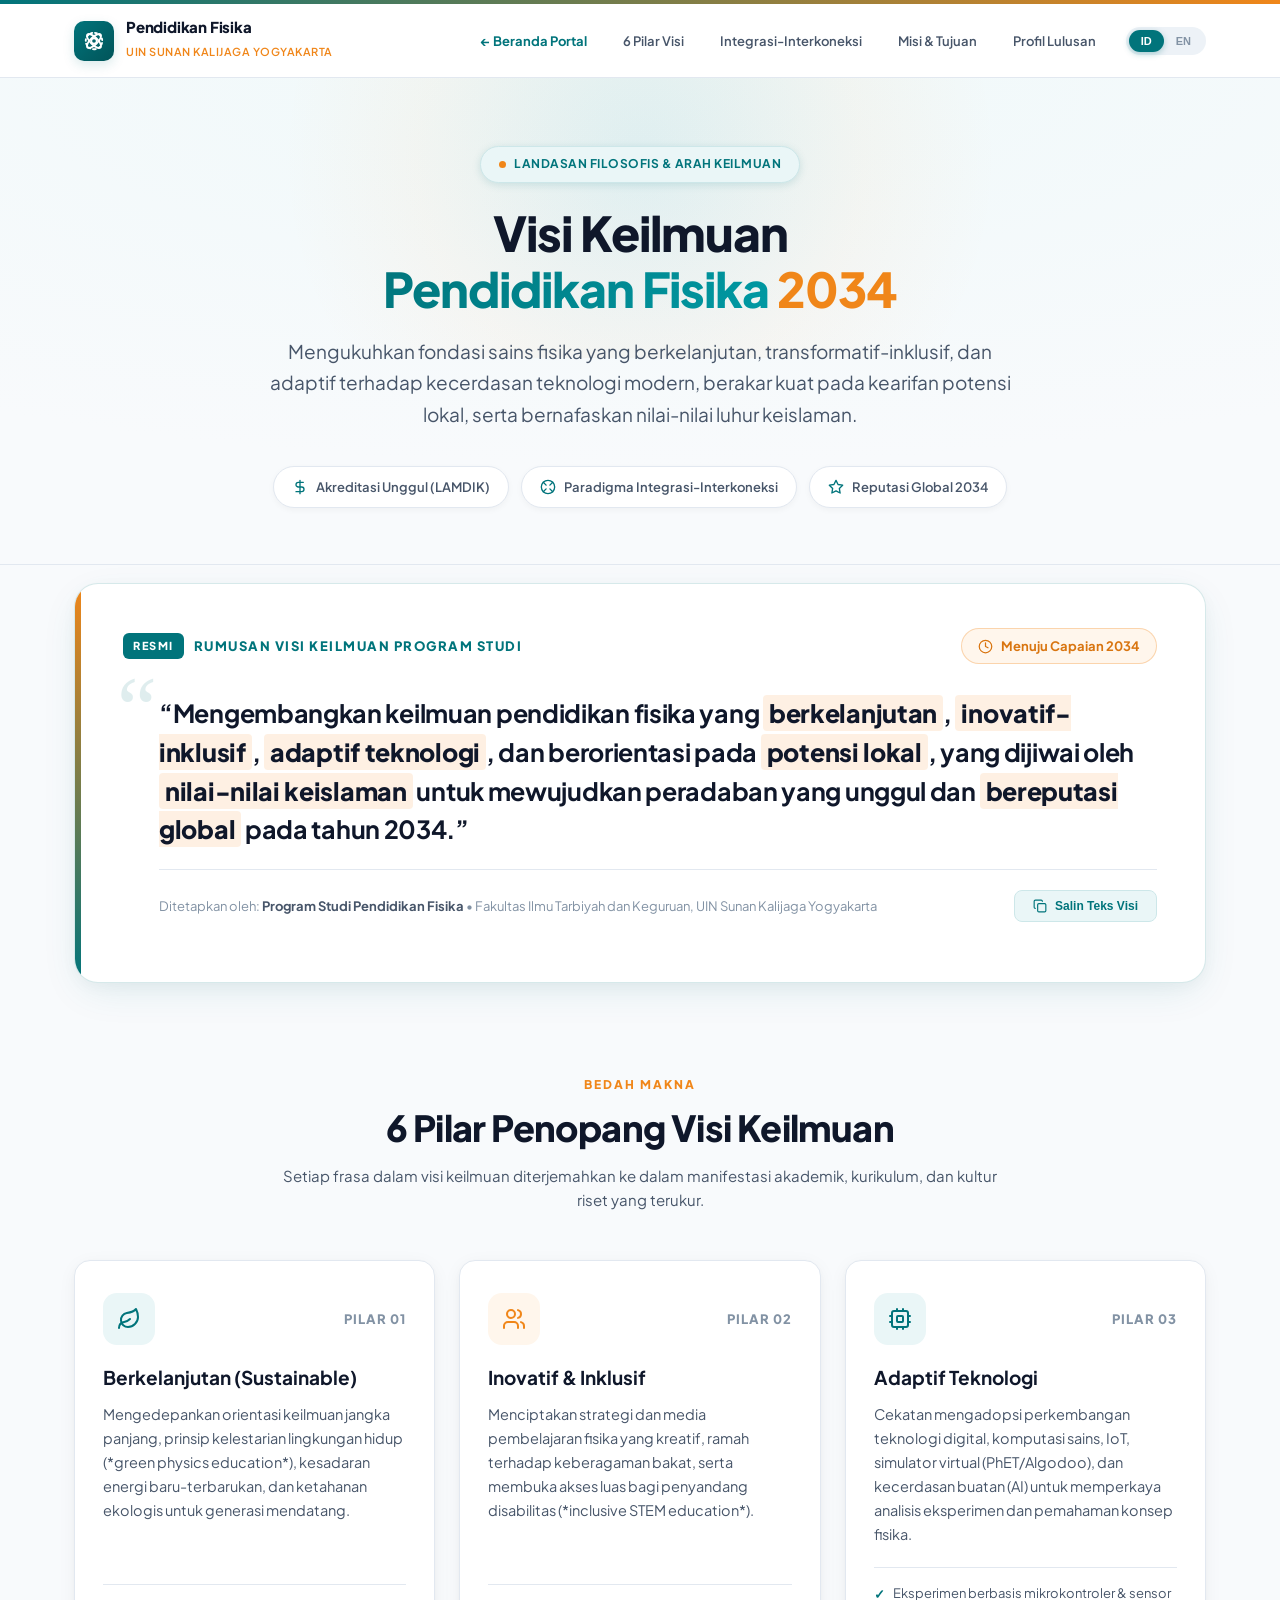
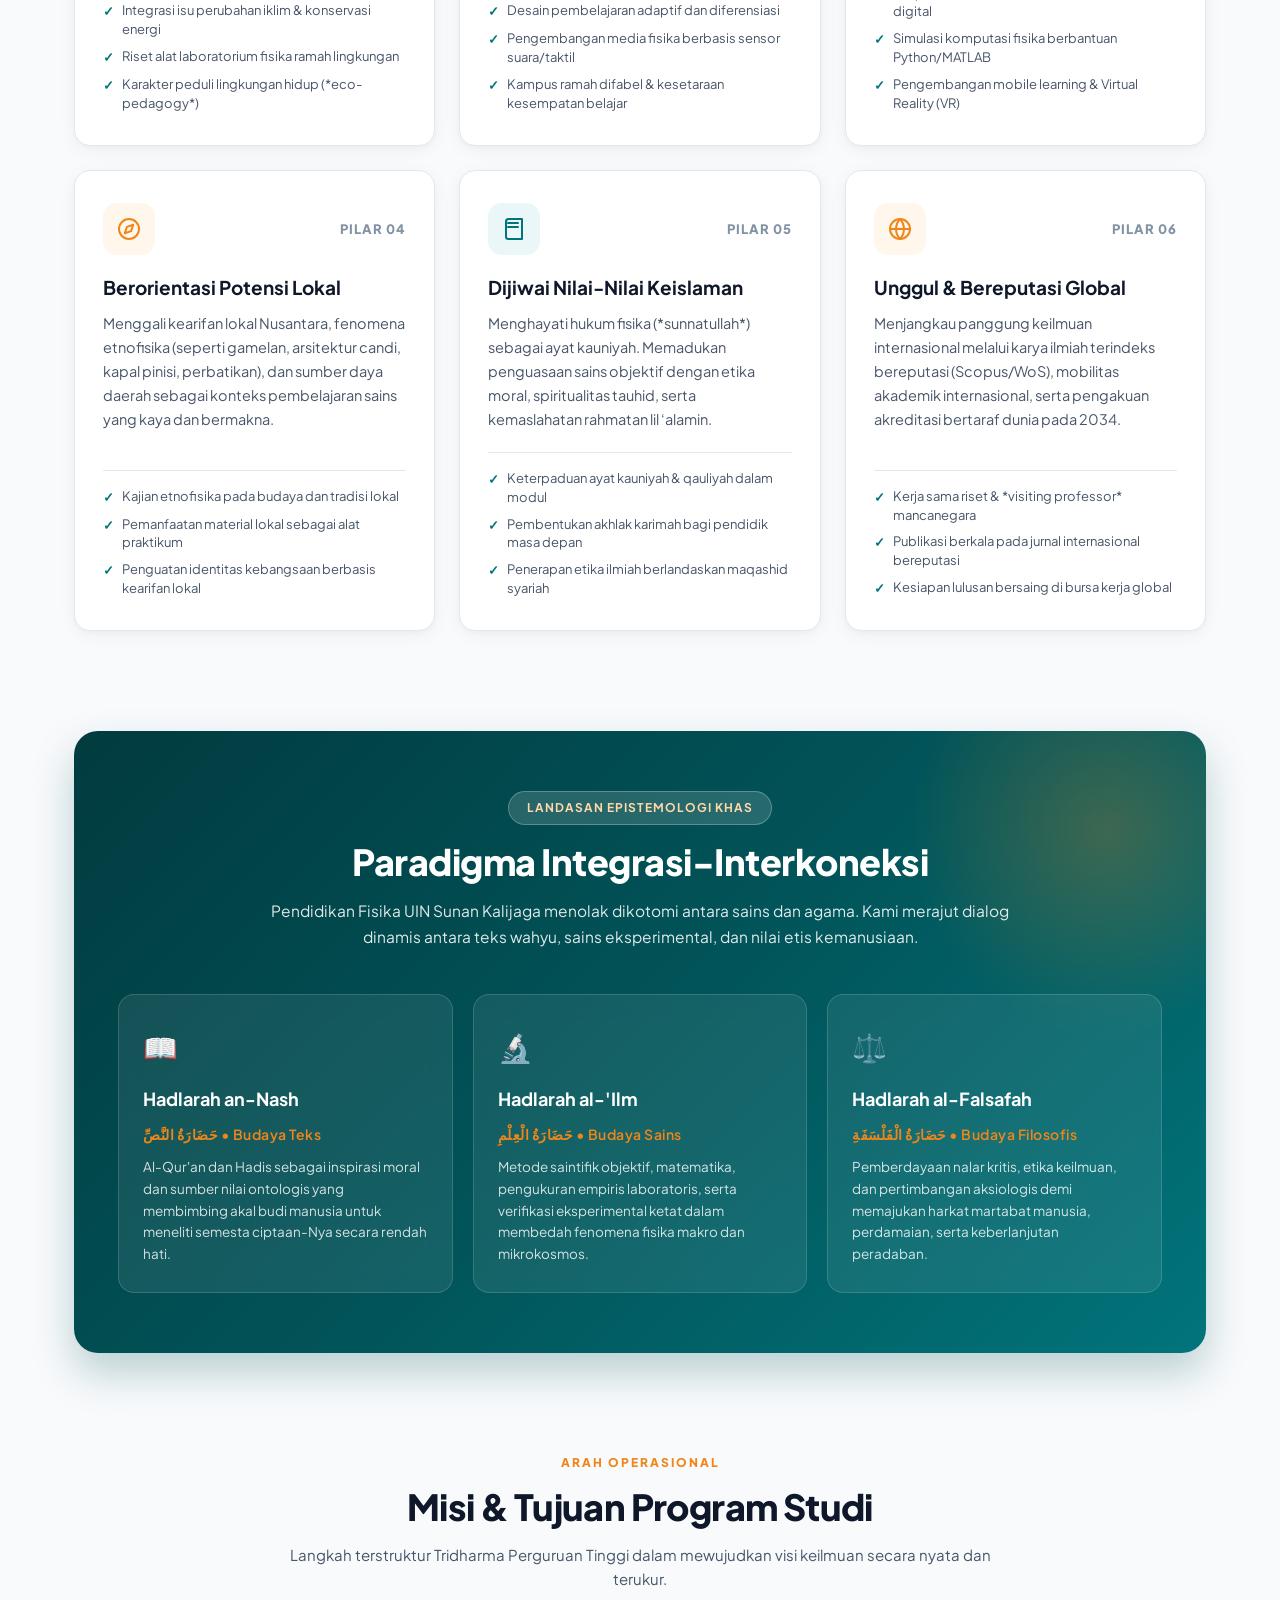
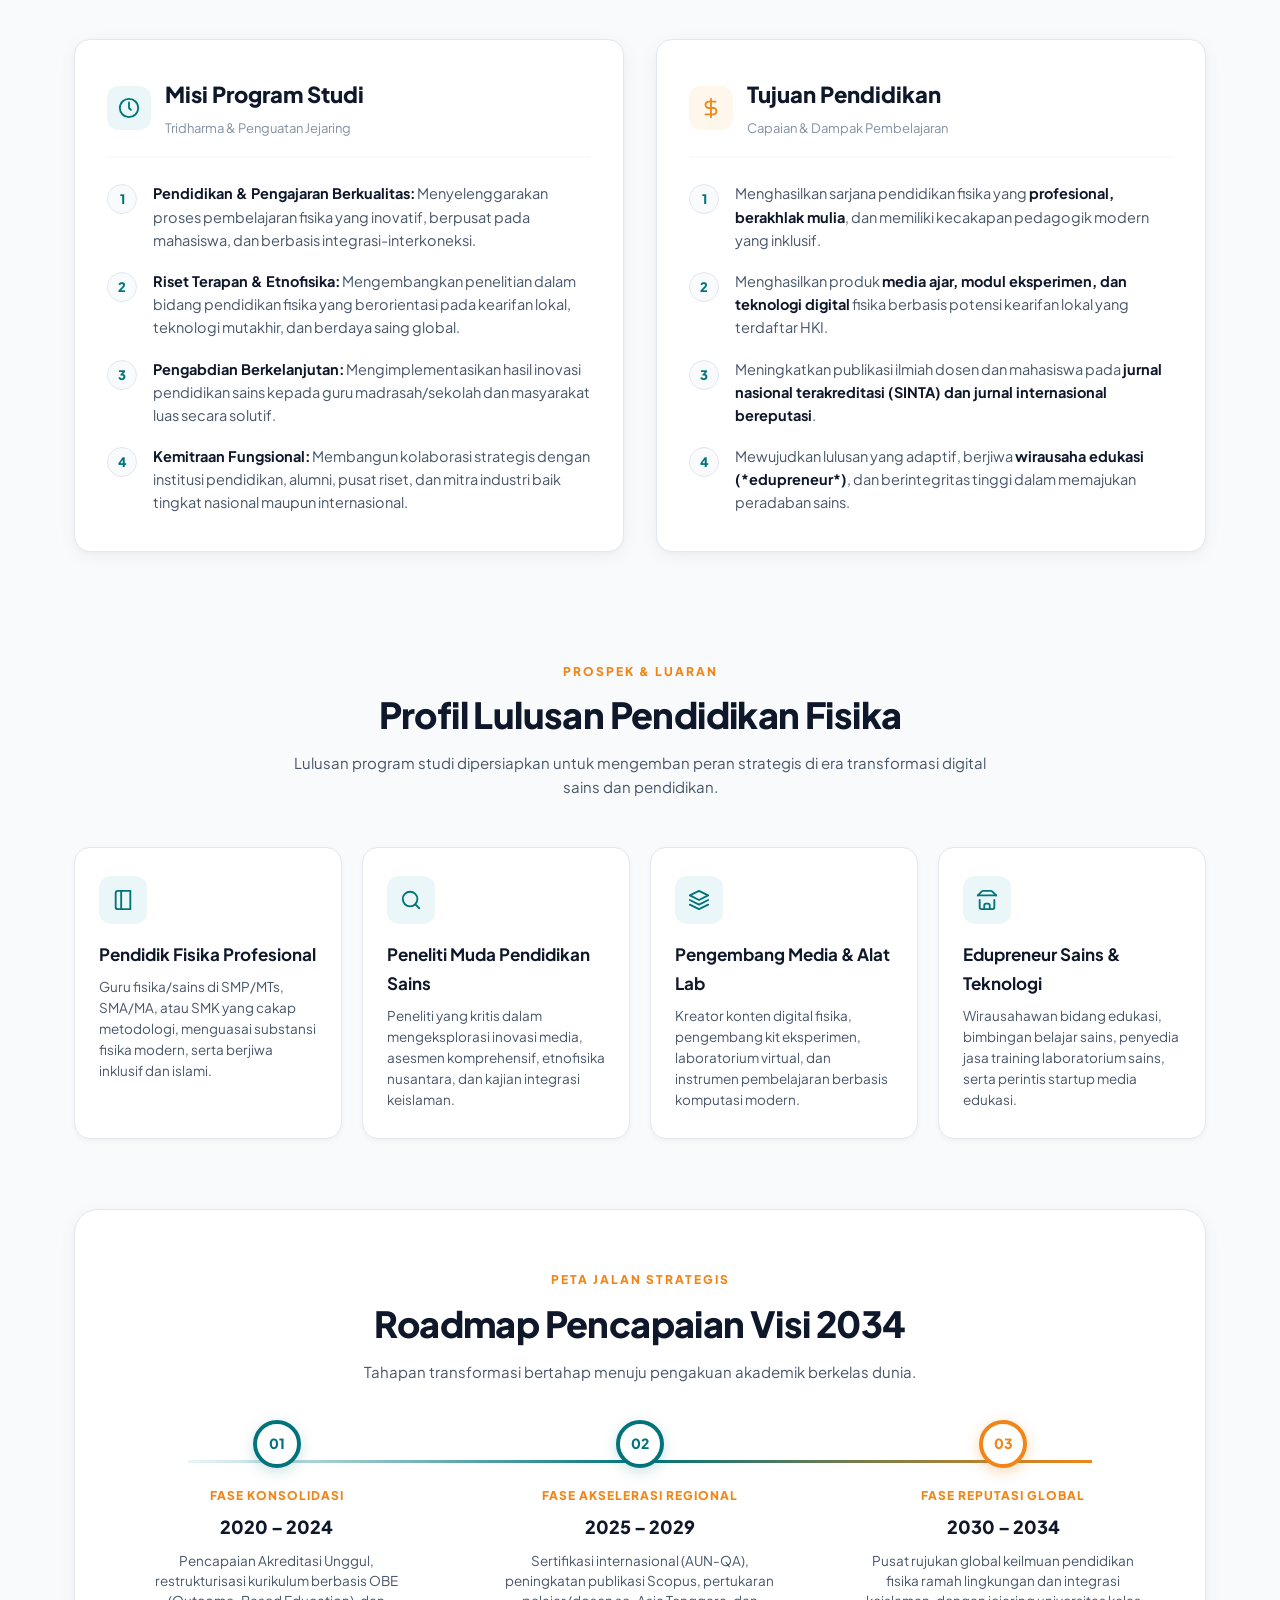
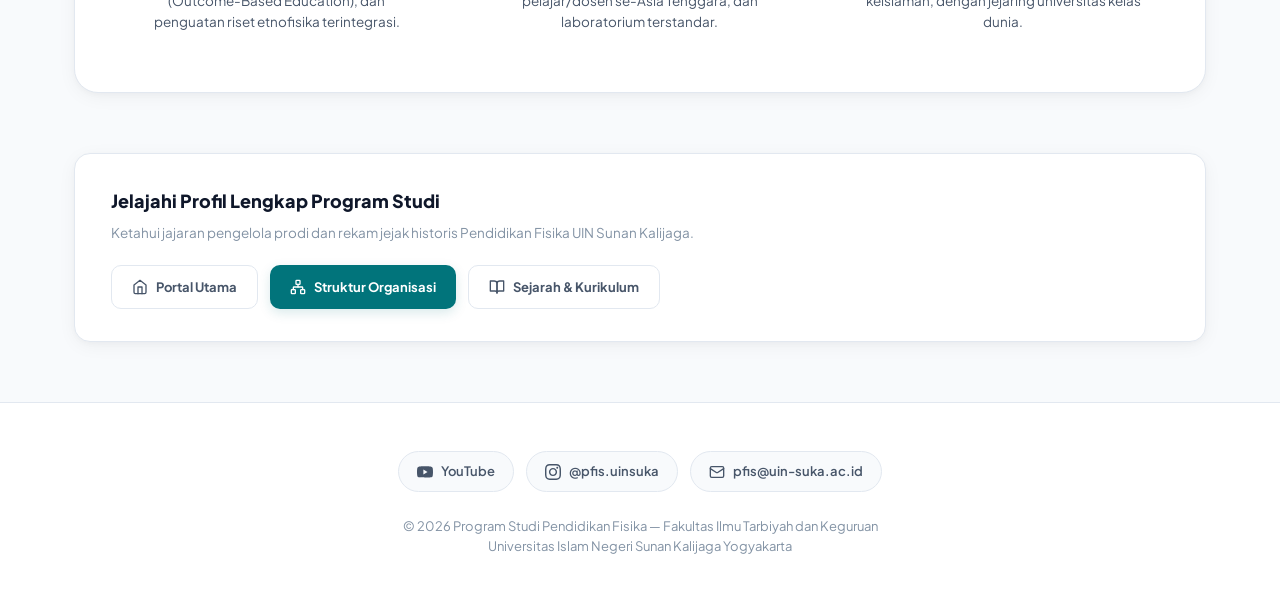
<file: visi keilmuan/index.html>
<!DOCTYPE html>
<html lang="id">
<head>
  <meta charset="UTF-8" />
  <meta name="viewport" content="width=device-width, initial-scale=1.0" />
  <title>Visi Keilmuan - Pendidikan Fisika UIN Sunan Kalijaga Yogyakarta</title>
  <link rel="preconnect" href="https://fonts.googleapis.com">
  <link rel="preconnect" href="https://fonts.gstatic.com" crossorigin>
  <link href="https://fonts.googleapis.com/css2?family=Plus+Jakarta+Sans:ital,wght@0,300;0,400;0,500;0,600;0,700;0,800;1,400;1,600&display=swap" rel="stylesheet">
  
  <style>
    /* ============================================================
       VISI KEILMUAN — MODERN ELEGANT DESIGN
       Theme: White Dominant, Teal #01747b, Orange #f08619
       Typography: Plus Jakarta Sans
       ============================================================ */

    *, *::before, *::after {
      margin: 0;
      padding: 0;
      box-sizing: border-box;
    }

    :root {
      --orange: #f08619;
      --orange-hover: #d97510;
      --orange-glow: rgba(240, 134, 25, 0.18);
      --orange-soft: #fff6ec;
      --teal: #01747b;
      --teal-dark: #015459;
      --teal-deep: #013b3f;
      --teal-soft: #eaf6f7;
      --teal-glow: rgba(1, 116, 123, 0.15);
      --white: #ffffff;
      --bg-page: #f8fafc;
      --card-bg: #ffffff;
      --text-primary: #0f172a;
      --text-secondary: #475569;
      --text-muted: #8292a4;
      --border: #e2e8f0;
      --border-accent: #cde7e9;
      --shadow-sm: 0 2px 6px rgba(0, 0, 0, 0.04);
      --shadow-card: 0 4px 20px -2px rgba(15, 23, 42, 0.06), 0 2px 6px -1px rgba(15, 23, 42, 0.03);
      --shadow-hover: 0 16px 36px -4px rgba(1, 116, 123, 0.16), 0 4px 12px rgba(0, 0, 0, 0.04);
      --radius-sm: 10px;
      --radius: 16px;
      --radius-lg: 24px;
      --ease: cubic-bezier(0.34, 1.56, 0.64, 1);
      --smooth: cubic-bezier(0.4, 0, 0.2, 1);
    }

    html {
      scroll-behavior: smooth;
    }

    body {
      font-family: 'Plus Jakarta Sans', -apple-system, BlinkMacSystemFont, "Segoe UI", Roboto, sans-serif;
      background: var(--bg-page);
      color: var(--text-secondary);
      line-height: 1.7;
      overflow-x: hidden;
      -webkit-font-smoothing: antialiased;
    }

    /* Container */
    .vk-container {
      max-width: 1180px;
      margin: 0 auto;
      padding: 0 24px;
    }

    /* ============================================================
       TOP SLIDING ACCENT BAR & NAV BANNER
       ============================================================ */
    .top-gradient-bar {
      height: 4px;
      background: linear-gradient(90deg, var(--teal), var(--orange), var(--teal-dark), var(--orange));
      background-size: 300% 100%;
      animation: gradientShift 8s ease infinite;
    }

    @keyframes gradientShift {
      0%, 100% { background-position: 0% 50%; }
      50% { background-position: 100% 50%; }
    }

    /* Top Quick Navigation */
    .vk-nav {
      background: rgba(255, 255, 255, 0.95);
      backdrop-filter: blur(12px);
      border-bottom: 1px solid var(--border);
      position: sticky;
      top: 0;
      z-index: 100;
      transition: all 0.3s var(--smooth);
    }

    .vk-nav-inner {
      display: flex;
      justify-content: space-between;
      align-items: center;
      padding: 14px 24px;
      max-width: 1180px;
      margin: 0 auto;
    }

    .vk-brand {
      display: flex;
      align-items: center;
      gap: 12px;
      text-decoration: none;
    }

    .vk-brand-icon {
      width: 40px;
      height: 40px;
      border-radius: 10px;
      background: linear-gradient(135deg, var(--teal), var(--teal-dark));
      color: var(--white);
      display: flex;
      align-items: center;
      justify-content: center;
      font-size: 20px;
      box-shadow: 0 4px 12px var(--teal-glow);
    }

    .vk-brand-text h2 {
      font-size: 15px;
      font-weight: 800;
      color: var(--text-primary);
      line-height: 1.2;
      letter-spacing: -0.2px;
    }

    .vk-brand-text span {
      font-size: 11px;
      color: var(--orange);
      font-weight: 600;
      text-transform: uppercase;
      letter-spacing: 0.5px;
    }

    .vk-nav-links {
      display: flex;
      align-items: center;
      gap: 8px;
    }

    .vk-nav-link {
      font-size: 13px;
      font-weight: 600;
      color: var(--text-secondary);
      text-decoration: none;
      padding: 8px 14px;
      border-radius: 8px;
      transition: all 0.2s var(--smooth);
    }

    .vk-nav-link:hover {
      color: var(--teal);
      background: var(--teal-soft);
    }

    .lang-switcher {
      display: inline-flex;
      background: #edf2f7;
      border-radius: 30px;
      padding: 3px;
      margin-left: 8px;
    }

    .lang-btn {
      border: none;
      background: none;
      padding: 5px 12px;
      border-radius: 20px;
      font-size: 11px;
      font-weight: 700;
      cursor: pointer;
      color: var(--text-muted);
      transition: all 0.25s var(--smooth);
    }

    .lang-btn.active {
      background: var(--teal);
      color: var(--white);
      box-shadow: 0 2px 6px rgba(1, 116, 123, 0.3);
    }

    /* ============================================================
       HERO HEADER SECTION
       ============================================================ */
    .vk-hero {
      position: relative;
      background: radial-gradient(100% 80% at 50% 0%, #f0f9fa 0%, var(--bg-page) 100%);
      padding: 68px 0 56px;
      text-align: center;
      overflow: hidden;
      border-bottom: 1px solid var(--border);
    }

    .vk-hero::before {
      content: "";
      position: absolute;
      top: -120px;
      left: 50%;
      transform: translateX(-50%);
      width: 800px;
      height: 400px;
      background: radial-gradient(circle, rgba(1, 116, 123, 0.08) 0%, rgba(240, 134, 25, 0.04) 50%, transparent 80%);
      pointer-events: none;
      z-index: 0;
    }

    .vk-hero-inner {
      position: relative;
      z-index: 1;
      max-width: 860px;
      margin: 0 auto;
    }

    .vk-badge {
      display: inline-flex;
      align-items: center;
      gap: 8px;
      background: var(--teal-soft);
      border: 1px solid var(--border-accent);
      color: var(--teal);
      padding: 7px 18px;
      border-radius: 50px;
      font-size: 12px;
      font-weight: 700;
      letter-spacing: 0.5px;
      text-transform: uppercase;
      margin-bottom: 22px;
      box-shadow: 0 2px 8px var(--teal-glow);
    }

    .vk-badge-dot {
      width: 7px;
      height: 7px;
      background: var(--orange);
      border-radius: 50%;
      animation: pulse 2s infinite;
    }

    @keyframes pulse {
      0%, 100% { opacity: 1; transform: scale(1); }
      50% { opacity: 0.5; transform: scale(1.3); }
    }

    .vk-hero h1 {
      font-size: clamp(32px, 5vw, 48px);
      font-weight: 800;
      color: var(--text-primary);
      line-height: 1.18;
      letter-spacing: -1px;
      margin-bottom: 18px;
    }

    .vk-hero h1 span.accent {
      background: linear-gradient(135deg, var(--teal) 0%, #009aa4 100%);
      -webkit-background-clip: text;
      -webkit-text-fill-color: transparent;
    }

    .vk-hero h1 span.orange {
      color: var(--orange);
      -webkit-text-fill-color: var(--orange);
    }

    .vk-hero p.lead {
      font-size: clamp(16px, 2.2vw, 19px);
      color: var(--text-secondary);
      line-height: 1.65;
      font-weight: 400;
      max-width: 760px;
      margin: 0 auto 36px;
    }

    /* Highlight Tags */
    .vk-hero-tags {
      display: flex;
      justify-content: center;
      gap: 12px;
      flex-wrap: wrap;
    }

    .vk-tag {
      display: inline-flex;
      align-items: center;
      gap: 8px;
      background: var(--white);
      border: 1px solid var(--border);
      padding: 9px 18px;
      border-radius: 40px;
      font-size: 13px;
      font-weight: 600;
      color: var(--text-secondary);
      box-shadow: var(--shadow-sm);
      transition: all 0.25s var(--smooth);
    }

    .vk-tag svg {
      color: var(--teal);
      font-size: 16px;
    }

    .vk-tag:hover {
      border-color: var(--orange);
      color: var(--orange-hover);
      transform: translateY(-2px);
      box-shadow: 0 4px 12px var(--orange-glow);
    }

    /* ============================================================
       GRAND VISION CARD (THE CORE STATEMENT)
       ============================================================ */
    .vk-statement-section {
      padding: 48px 0 32px;
      margin-top: -30px;
      position: relative;
      z-index: 5;
    }

    .vk-statement-card {
      background: var(--white);
      border-radius: var(--radius-lg);
      border: 1px solid rgba(1, 116, 123, 0.16);
      box-shadow: 0 12px 40px -8px rgba(1, 116, 123, 0.12), 0 4px 16px rgba(0,0,0,0.03);
      padding: 44px 48px;
      position: relative;
      overflow: hidden;
    }

    .vk-statement-card::before {
      content: "";
      position: absolute;
      top: 0;
      left: 0;
      width: 6px;
      height: 100%;
      background: linear-gradient(180deg, var(--orange) 0%, var(--teal) 100%);
    }

    .vk-statement-header {
      display: flex;
      justify-content: space-between;
      align-items: center;
      margin-bottom: 24px;
      flex-wrap: wrap;
      gap: 16px;
    }

    .vk-statement-label {
      display: inline-flex;
      align-items: center;
      gap: 10px;
      font-size: 13px;
      font-weight: 800;
      letter-spacing: 1.5px;
      text-transform: uppercase;
      color: var(--teal);
    }

    .vk-statement-label-badge {
      background: var(--teal);
      color: var(--white);
      padding: 4px 10px;
      border-radius: 6px;
      font-size: 11px;
    }

    .vk-target-year {
      display: inline-flex;
      align-items: center;
      gap: 8px;
      background: var(--orange-soft);
      border: 1px solid rgba(240, 134, 25, 0.3);
      color: var(--orange-hover);
      font-weight: 700;
      font-size: 13px;
      padding: 6px 16px;
      border-radius: 30px;
    }

    .vk-quote-body {
      position: relative;
      padding: 6px 0 16px 36px;
    }

    .vk-quote-mark {
      position: absolute;
      left: -6px;
      top: -24px;
      font-size: 90px;
      color: var(--teal);
      opacity: 0.12;
      font-family: Georgia, serif;
      line-height: 1;
      user-select: none;
    }

    .vk-quote-text {
      font-size: clamp(20px, 2.7vw, 25px);
      font-weight: 700;
      color: var(--text-primary);
      line-height: 1.55;
      letter-spacing: -0.3px;
      margin-bottom: 20px;
    }

    .vk-quote-text mark {
      background: rgba(240, 134, 25, 0.12);
      color: var(--text-primary);
      padding: 2px 6px;
      border-radius: 4px;
      font-weight: 800;
    }

    .vk-quote-footer {
      display: flex;
      justify-content: space-between;
      align-items: center;
      padding-top: 20px;
      border-top: 1px solid var(--border);
      flex-wrap: wrap;
      gap: 16px;
    }

    .vk-source-info {
      font-size: 13px;
      color: var(--text-muted);
    }

    .vk-source-info strong {
      color: var(--text-secondary);
    }

    .copy-btn {
      display: inline-flex;
      align-items: center;
      gap: 8px;
      background: var(--teal-soft);
      border: 1px solid var(--border-accent);
      color: var(--teal);
      padding: 8px 18px;
      border-radius: 8px;
      font-size: 12px;
      font-weight: 700;
      cursor: pointer;
      transition: all 0.2s var(--smooth);
    }

    .copy-btn:hover {
      background: var(--teal);
      color: var(--white);
    }

    /* ============================================================
       SECTION TITLE COMPONENT
       ============================================================ */
    .section-title-wrap {
      text-align: center;
      max-width: 720px;
      margin: 0 auto 48px;
    }

    .section-category {
      font-size: 12px;
      font-weight: 800;
      letter-spacing: 2px;
      text-transform: uppercase;
      color: var(--orange);
      margin-bottom: 10px;
      display: block;
    }

    .section-title {
      font-size: clamp(26px, 3.5vw, 36px);
      font-weight: 800;
      color: var(--text-primary);
      line-height: 1.25;
      letter-spacing: -0.6px;
      margin-bottom: 14px;
    }

    .section-subtitle {
      font-size: 15px;
      color: var(--text-secondary);
      line-height: 1.6;
    }

    /* ============================================================
       6 CORE PILLARS GRID
       ============================================================ */
    .vk-pillars-section {
      padding: 60px 0;
    }

    .pillars-grid {
      display: grid;
      grid-template-columns: repeat(auto-fit, minmax(340px, 1fr));
      gap: 24px;
    }

    .pillar-card {
      background: var(--card-bg);
      border: 1px solid var(--border);
      border-radius: var(--radius);
      padding: 32px 28px;
      box-shadow: var(--shadow-card);
      transition: all 0.35s var(--smooth);
      position: relative;
      display: flex;
      flex-direction: column;
      overflow: hidden;
    }

    .pillar-card::before {
      content: "";
      position: absolute;
      top: 0;
      left: 0;
      right: 0;
      height: 3px;
      background: transparent;
      transition: all 0.3s var(--smooth);
    }

    .pillar-card:hover {
      transform: translateY(-6px);
      box-shadow: var(--shadow-hover);
      border-color: var(--border-accent);
    }

    .pillar-card:hover::before {
      background: linear-gradient(90deg, var(--teal), var(--orange));
    }

    .pillar-top {
      display: flex;
      align-items: center;
      justify-content: space-between;
      margin-bottom: 20px;
    }

    .pillar-icon-box {
      width: 52px;
      height: 52px;
      border-radius: 14px;
      display: flex;
      align-items: center;
      justify-content: center;
      font-size: 24px;
      transition: all 0.3s var(--smooth);
    }

    .pillar-icon-box.teal {
      background: var(--teal-soft);
      color: var(--teal);
    }

    .pillar-icon-box.orange {
      background: var(--orange-soft);
      color: var(--orange);
    }

    .pillar-card:hover .pillar-icon-box.teal {
      background: var(--teal);
      color: var(--white);
      transform: scale(1.08) rotate(-4deg);
    }

    .pillar-card:hover .pillar-icon-box.orange {
      background: var(--orange);
      color: var(--white);
      transform: scale(1.08) rotate(4deg);
    }

    .pillar-number {
      font-size: 13px;
      font-weight: 800;
      color: var(--text-muted);
      letter-spacing: 1px;
    }

    .pillar-title {
      font-size: 19px;
      font-weight: 700;
      color: var(--text-primary);
      margin-bottom: 12px;
      line-height: 1.35;
    }

    .pillar-desc {
      font-size: 14.5px;
      color: var(--text-secondary);
      line-height: 1.65;
      margin-bottom: 20px;
      flex-grow: 1;
    }

    .pillar-highlights {
      list-style: none;
      padding-top: 16px;
      border-top: 1px solid var(--border);
      display: flex;
      flex-direction: column;
      gap: 8px;
    }

    .pillar-highlights li {
      font-size: 13px;
      color: var(--text-secondary);
      display: flex;
      align-items: flex-start;
      gap: 8px;
      line-height: 1.45;
    }

    .pillar-highlights li::before {
      content: "✓";
      color: var(--teal);
      font-weight: 800;
      font-size: 13px;
      margin-top: 1px;
    }

    /* ============================================================
       INTEGRASI-INTERKONEKSI BANNER (DISTINGSI KHAS UIN SUKA)
       ============================================================ */
    .integrasi-section {
      padding: 60px 0;
      background: linear-gradient(135deg, var(--teal-deep) 0%, var(--teal-dark) 50%, var(--teal) 100%);
      color: var(--white);
      border-radius: var(--radius-lg);
      margin: 40px auto;
      position: relative;
      overflow: hidden;
      box-shadow: 0 20px 40px rgba(1, 84, 89, 0.25);
    }

    .integrasi-section::before {
      content: "";
      position: absolute;
      top: -100px;
      right: -100px;
      width: 400px;
      height: 400px;
      border-radius: 50%;
      background: radial-gradient(circle, rgba(240, 134, 25, 0.25) 0%, transparent 70%);
      pointer-events: none;
    }

    .integrasi-inner {
      padding: 0 44px;
      position: relative;
      z-index: 2;
    }

    .integrasi-header {
      text-align: center;
      max-width: 780px;
      margin: 0 auto 44px;
    }

    .integrasi-badge {
      display: inline-block;
      background: rgba(255, 255, 255, 0.15);
      border: 1px solid rgba(255, 255, 255, 0.25);
      padding: 6px 18px;
      border-radius: 30px;
      font-size: 12px;
      font-weight: 700;
      letter-spacing: 1px;
      text-transform: uppercase;
      color: #ffd8a8;
      margin-bottom: 14px;
    }

    .integrasi-header h2 {
      font-size: clamp(26px, 3.8vw, 36px);
      font-weight: 800;
      line-height: 1.25;
      letter-spacing: -0.5px;
      margin-bottom: 14px;
      color: var(--white);
    }

    .integrasi-header p {
      font-size: 15.5px;
      color: rgba(255, 255, 255, 0.88);
      line-height: 1.65;
    }

    .integrasi-triad {
      display: grid;
      grid-template-columns: repeat(auto-fit, minmax(280px, 1fr));
      gap: 20px;
    }

    .triad-box {
      background: rgba(255, 255, 255, 0.08);
      backdrop-filter: blur(10px);
      border: 1px solid rgba(255, 255, 255, 0.15);
      border-radius: var(--radius);
      padding: 28px 24px;
      transition: all 0.3s var(--smooth);
    }

    .triad-box:hover {
      background: rgba(255, 255, 255, 0.14);
      transform: translateY(-4px);
      border-color: var(--orange);
    }

    .triad-icon {
      font-size: 28px;
      margin-bottom: 14px;
      display: inline-block;
    }

    .triad-title {
      font-size: 18px;
      font-weight: 700;
      color: #fff;
      margin-bottom: 8px;
    }

    .triad-arabic {
      font-size: 14px;
      color: var(--orange);
      font-weight: 600;
      margin-bottom: 10px;
      letter-spacing: 0.5px;
    }

    .triad-desc {
      font-size: 13.5px;
      color: rgba(255, 255, 255, 0.82);
      line-height: 1.6;
    }

    /* ============================================================
       MISI & TUJUAN SECTION (TABS / TOGGLE)
       ============================================================ */
    .misi-tujuan-section {
      padding: 60px 0;
    }

    .mt-grid {
      display: grid;
      grid-template-columns: repeat(2, 1fr);
      gap: 32px;
    }

    .mt-column {
      background: var(--white);
      border-radius: var(--radius);
      border: 1px solid var(--border);
      padding: 36px 32px;
      box-shadow: var(--shadow-card);
    }

    .mt-column-header {
      display: flex;
      align-items: center;
      gap: 14px;
      margin-bottom: 24px;
      padding-bottom: 16px;
      border-bottom: 2px solid var(--bg-page);
    }

    .mt-column-icon {
      width: 44px;
      height: 44px;
      border-radius: 12px;
      display: flex;
      align-items: center;
      justify-content: center;
      font-size: 20px;
    }

    .mt-column-icon.misi {
      background: var(--teal-soft);
      color: var(--teal);
    }

    .mt-column-icon.tujuan {
      background: var(--orange-soft);
      color: var(--orange);
    }

    .mt-column-header h3 {
      font-size: 22px;
      font-weight: 800;
      color: var(--text-primary);
    }

    .mt-list {
      list-style: none;
      display: flex;
      flex-direction: column;
      gap: 18px;
    }

    .mt-item {
      display: flex;
      gap: 16px;
      align-items: flex-start;
    }

    .mt-num {
      width: 30px;
      height: 30px;
      border-radius: 50%;
      background: var(--bg-page);
      border: 1px solid var(--border);
      display: flex;
      align-items: center;
      justify-content: center;
      font-size: 13px;
      font-weight: 800;
      color: var(--teal);
      flex-shrink: 0;
      margin-top: 2px;
    }

    .mt-text {
      font-size: 14.5px;
      color: var(--text-secondary);
      line-height: 1.6;
    }

    .mt-text strong {
      color: var(--text-primary);
    }

    /* ============================================================
       GRADUATE PROFILE / PROFIL LULUSAN
       ============================================================ */
    .profile-section {
      padding: 50px 0 70px;
    }

    .profile-grid {
      display: grid;
      grid-template-columns: repeat(auto-fit, minmax(260px, 1fr));
      gap: 20px;
    }

    .profile-card {
      background: var(--white);
      border: 1px solid var(--border);
      border-radius: var(--radius);
      padding: 28px 24px;
      box-shadow: var(--shadow-sm);
      transition: all 0.3s var(--smooth);
      position: relative;
    }

    .profile-card:hover {
      transform: translateY(-4px);
      box-shadow: var(--shadow-hover);
      border-color: var(--teal);
    }

    .profile-icon {
      width: 48px;
      height: 48px;
      border-radius: 12px;
      background: var(--teal-soft);
      color: var(--teal);
      display: flex;
      align-items: center;
      justify-content: center;
      font-size: 22px;
      margin-bottom: 16px;
      transition: all 0.3s var(--smooth);
    }

    .profile-card:hover .profile-icon {
      background: var(--orange);
      color: var(--white);
      transform: rotate(6deg);
    }

    .profile-role {
      font-size: 17px;
      font-weight: 700;
      color: var(--text-primary);
      margin-bottom: 8px;
    }

    .profile-desc {
      font-size: 13.5px;
      color: var(--text-secondary);
      line-height: 1.55;
    }

    /* ============================================================
       TARGET ROADMAP / MILESTONES TOWARD 2034
       ============================================================ */
    .roadmap-section {
      padding: 60px 0;
      background: var(--white);
      border-radius: var(--radius-lg);
      border: 1px solid var(--border);
      box-shadow: var(--shadow-card);
      margin-bottom: 60px;
    }

    .roadmap-timeline {
      display: grid;
      grid-template-columns: repeat(3, 1fr);
      gap: 24px;
      position: relative;
      margin-top: 36px;
      padding: 0 32px;
    }

    .roadmap-timeline::before {
      content: "";
      position: absolute;
      top: 40px;
      left: 10%;
      right: 10%;
      height: 3px;
      background: linear-gradient(90deg, var(--teal-soft), var(--teal), var(--orange));
      z-index: 1;
    }

    .roadmap-item {
      position: relative;
      z-index: 2;
      text-align: center;
      display: flex;
      flex-direction: column;
      align-items: center;
    }

    .roadmap-node {
      width: 48px;
      height: 48px;
      border-radius: 50%;
      background: var(--white);
      border: 4px solid var(--teal);
      display: flex;
      align-items: center;
      justify-content: center;
      font-weight: 800;
      font-size: 14px;
      color: var(--teal);
      box-shadow: 0 4px 14px rgba(1, 116, 123, 0.2);
      margin-bottom: 18px;
      transition: all 0.3s var(--smooth);
    }

    .roadmap-item:last-child .roadmap-node {
      border-color: var(--orange);
      color: var(--orange);
      box-shadow: 0 4px 14px rgba(240, 134, 25, 0.3);
    }

    .roadmap-item:hover .roadmap-node {
      transform: scale(1.15);
      background: var(--teal);
      color: var(--white);
    }

    .roadmap-item:last-child:hover .roadmap-node {
      background: var(--orange);
      color: var(--white);
    }

    .roadmap-phase {
      font-size: 12px;
      font-weight: 800;
      text-transform: uppercase;
      letter-spacing: 1px;
      color: var(--orange);
      margin-bottom: 6px;
    }

    .roadmap-year {
      font-size: 18px;
      font-weight: 800;
      color: var(--text-primary);
      margin-bottom: 8px;
    }

    .roadmap-summary {
      font-size: 13.5px;
      color: var(--text-secondary);
      line-height: 1.5;
      max-width: 280px;
    }

    /* ============================================================
       NAVIGATION FOOTER & CROSS LINKS
       ============================================================ */
    .vk-cross-nav {
      background: var(--white);
      border: 1px solid var(--border);
      border-radius: var(--radius);
      padding: 32px 36px;
      display: flex;
      justify-content: space-between;
      align-items: center;
      flex-wrap: wrap;
      gap: 20px;
      box-shadow: var(--shadow-card);
      margin-bottom: 60px;
    }

    .cross-nav-info h4 {
      font-size: 18px;
      font-weight: 800;
      color: var(--text-primary);
      margin-bottom: 6px;
    }

    .cross-nav-info p {
      font-size: 13.5px;
      color: var(--text-muted);
    }

    .cross-nav-buttons {
      display: flex;
      gap: 12px;
      flex-wrap: wrap;
    }

    .btn-page {
      display: inline-flex;
      align-items: center;
      gap: 8px;
      padding: 10px 20px;
      border-radius: 10px;
      font-size: 13px;
      font-weight: 700;
      text-decoration: none;
      transition: all 0.25s var(--smooth);
    }

    .btn-page.primary {
      background: var(--teal);
      color: var(--white);
      box-shadow: 0 4px 12px var(--teal-glow);
    }

    .btn-page.primary:hover {
      background: var(--teal-dark);
      transform: translateY(-2px);
    }

    .btn-page.secondary {
      background: var(--white);
      border: 1px solid var(--border);
      color: var(--text-secondary);
    }

    .btn-page.secondary:hover {
      border-color: var(--orange);
      color: var(--orange);
      transform: translateY(-2px);
    }

    /* ============================================================
       MAIN FOOTER
       ============================================================ */
    .vk-footer {
      background: var(--white);
      border-top: 1px solid var(--border);
      padding: 48px 0 36px;
      text-align: center;
    }

    .footer-social-links {
      display: flex;
      justify-content: center;
      gap: 12px;
      margin-bottom: 24px;
      flex-wrap: wrap;
    }

    .footer-social-links a {
      display: inline-flex;
      align-items: center;
      gap: 8px;
      background: var(--bg-page);
      border: 1px solid var(--border);
      padding: 8px 18px;
      border-radius: 50px;
      font-size: 13px;
      font-weight: 600;
      color: var(--text-secondary);
      text-decoration: none;
      transition: all 0.25s var(--smooth);
    }

    .footer-social-links a:hover {
      background: var(--teal-soft);
      border-color: var(--teal);
      color: var(--teal);
      transform: translateY(-2px);
    }

    .footer-copyright {
      font-size: 13px;
      color: var(--text-muted);
      line-height: 1.6;
    }

    /* ============================================================
       SCROLL ANIMATIONS (Fade-In Effect)
       ============================================================ */
    .vk-fade {
      opacity: 0;
      transform: translateY(24px);
      transition: opacity 0.6s var(--smooth), transform 0.6s var(--smooth);
    }

    .vk-fade.visible {
      opacity: 1;
      transform: translateY(0);
    }

    .vk-delay-1 { transition-delay: 0.1s; }
    .vk-delay-2 { transition-delay: 0.2s; }
    .vk-delay-3 { transition-delay: 0.3s; }
    .vk-delay-4 { transition-delay: 0.4s; }

    /* ============================================================
       RESPONSIVE BREAKPOINTS
       ============================================================ */
    @media (max-width: 900px) {
      .mt-grid {
        grid-template-columns: 1fr;
      }
      .roadmap-timeline {
        grid-template-columns: 1fr;
        gap: 36px;
      }
      .roadmap-timeline::before {
        display: none;
      }
      .vk-statement-card {
        padding: 32px 24px;
      }
      .vk-quote-body {
        padding-left: 0;
      }
      .vk-quote-mark {
        display: none;
      }
    }

    @media (max-width: 640px) {
      .vk-nav-inner {
        flex-direction: column;
        gap: 14px;
      }
      .vk-cross-nav {
        flex-direction: column;
        text-align: center;
      }
      .cross-nav-buttons {
        justify-content: center;
      }
      .pillars-grid {
        grid-template-columns: 1fr;
      }
      .integrasi-inner {
        padding: 0 20px;
      }
    }
  </style>
</head>
<body>

  <!-- Top Gradient Accent -->
  <div class="top-gradient-bar"></div>

  <!-- Sticky Navigation Bar -->
  <nav class="vk-nav">
    <div class="vk-nav-inner">
      <a href="#" class="vk-brand">
        <div class="vk-brand-icon">
          <!-- Atom / Science SVG Icon -->
          <svg xmlns="http://www.w3.org/2000/svg" width="22" height="22" viewBox="0 0 24 24" fill="none" stroke="currentColor" stroke-width="2" stroke-linecap="round" stroke-linejoin="round">
            <circle cx="12" cy="12" r="3"></circle>
            <path d="M12 21a9 9 0 0 0 9-9 9 9 0 0 0-9-9 9 9 0 0 0-9 9 9 9 0 0 0 9 9Z" stroke-dasharray="2 3"></path>
            <ellipse cx="12" cy="12" rx="10" ry="4" transform="rotate(45 12 12)"></ellipse>
            <ellipse cx="12" cy="12" rx="10" ry="4" transform="rotate(-45 12 12)"></ellipse>
          </svg>
        </div>
        <div class="vk-brand-text">
          <h2 data-id="brand-title">Pendidikan Fisika</h2>
          <span data-id="brand-sub">UIN Sunan Kalijaga Yogyakarta</span>
        </div>
      </a>

      <div class="vk-nav-links">
        <a href="../index.html" class="vk-nav-link" style="color: var(--teal); font-weight: 700;">← Beranda Portal</a>
        <a href="#pilar" class="vk-nav-link" data-id="nav-pilar">6 Pilar Visi</a>
        <a href="#integrasi" class="vk-nav-link" data-id="nav-integrasi">Integrasi-Interkoneksi</a>
        <a href="#misi-tujuan" class="vk-nav-link" data-id="nav-misi">Misi &amp; Tujuan</a>
        <a href="#profil" class="vk-nav-link" data-id="nav-profil">Profil Lulusan</a>
        
        <!-- Language Switcher -->
        <div class="lang-switcher">
          <button id="btn-id" class="lang-btn active" onclick="switchLanguage('id')">ID</button>
          <button id="btn-en" class="lang-btn" onclick="switchLanguage('en')">EN</button>
        </div>
      </div>
    </div>
  </nav>

  <!-- ============================================================
       HERO SECTION
       ============================================================ -->
  <header class="vk-hero">
    <div class="vk-container vk-hero-inner">
      <div class="vk-badge vk-fade">
        <span class="vk-badge-dot"></span>
        <span data-id="hero-badge">Landasan Filosofis &amp; Arah Keilmuan</span>
      </div>

      <h1 class="vk-fade vk-delay-1">
        <span data-id="hero-title-1">Visi Keilmuan</span><br />
        <span class="accent" data-id="hero-title-2">Pendidikan Fisika</span> <span class="orange">2034</span>
      </h1>

      <p class="lead vk-fade vk-delay-2" data-id="hero-lead">
        Mengukuhkan fondasi sains fisika yang berkelanjutan, transformatif-inklusif, dan adaptif terhadap kecerdasan teknologi modern, berakar kuat pada kearifan potensi lokal, serta bernafaskan nilai-nilai luhur keislaman.
      </p>

      <div class="vk-hero-tags vk-fade vk-delay-3">
        <div class="vk-tag">
          <svg xmlns="http://www.w3.org/2000/svg" width="16" height="16" viewBox="0 0 24 24" fill="none" stroke="currentColor" stroke-width="2" stroke-linecap="round" stroke-linejoin="round"><path d="M12 2v20M17 5H9.5a3.5 3.5 0 0 0 0 7h5a3.5 3.5 0 0 1 0 7H6"/></svg>
          <span data-id="tag-akreditasi">Akreditasi Unggul (LAMDIK)</span>
        </div>
        <div class="vk-tag">
          <svg xmlns="http://www.w3.org/2000/svg" width="16" height="16" viewBox="0 0 24 24" fill="none" stroke="currentColor" stroke-width="2" stroke-linecap="round" stroke-linejoin="round"><circle cx="12" cy="12" r="10"/><path d="m4.93 4.93 4.24 4.24"/><path d="m14.83 9.17 4.24-4.24"/><path d="m14.83 14.83 4.24 4.24"/><path d="m9.17 14.83-4.24 4.24"/></svg>
          <span data-id="tag-paradigma">Paradigma Integrasi-Interkoneksi</span>
        </div>
        <div class="vk-tag">
          <svg xmlns="http://www.w3.org/2000/svg" width="16" height="16" viewBox="0 0 24 24" fill="none" stroke="currentColor" stroke-width="2" stroke-linecap="round" stroke-linejoin="round"><polygon points="12 2 15.09 8.26 22 9.27 17 14.14 18.18 21.02 12 17.77 5.82 21.02 7 14.14 2 9.27 8.91 8.26 12 2"/></svg>
          <span data-id="tag-reputasi">Reputasi Global 2034</span>
        </div>
      </div>
    </div>
  </header>

  <!-- ============================================================
       GRAND VISION CARD (THE CORE STATEMENT)
       ============================================================ -->
  <section class="vk-statement-section">
    <div class="vk-container">
      <div class="vk-statement-card vk-fade">
        <div class="vk-statement-header">
          <div class="vk-statement-label">
            <span class="vk-statement-label-badge">RESMI</span>
            <span data-id="statement-label">Rumusan Visi Keilmuan Program Studi</span>
          </div>
          <div class="vk-target-year">
            <svg xmlns="http://www.w3.org/2000/svg" width="15" height="15" viewBox="0 0 24 24" fill="none" stroke="currentColor" stroke-width="2" stroke-linecap="round" stroke-linejoin="round"><circle cx="12" cy="12" r="10"/><polyline points="12 6 12 12 16 14"/></svg>
            <span data-id="target-badge">Menuju Capaian 2034</span>
          </div>
        </div>

        <div class="vk-quote-body">
          <div class="vk-quote-mark">&ldquo;</div>
          <blockquote class="vk-quote-text" id="quoteText" data-id="core-vision-text">
            &ldquo;Mengembangkan keilmuan pendidikan fisika yang <mark>berkelanjutan</mark>, <mark>inovatif-inklusif</mark>, <mark>adaptif teknologi</mark>, dan berorientasi pada <mark>potensi lokal</mark>, yang dijiwai oleh <mark>nilai-nilai keislaman</mark> untuk mewujudkan peradaban yang unggul dan <mark>bereputasi global</mark> pada tahun 2034.&rdquo;
          </blockquote>

          <div class="vk-quote-footer">
            <div class="vk-source-info" data-id="quote-source">
              Ditetapkan oleh: <strong>Program Studi Pendidikan Fisika</strong> &bull; Fakultas Ilmu Tarbiyah dan Keguruan, UIN Sunan Kalijaga Yogyakarta
            </div>
            <button class="copy-btn" onclick="copyVisionText()" id="btnCopy">
              <svg xmlns="http://www.w3.org/2000/svg" width="14" height="14" viewBox="0 0 24 24" fill="none" stroke="currentColor" stroke-width="2" stroke-linecap="round" stroke-linejoin="round"><rect width="14" height="14" x="8" y="8" rx="2" ry="2"/><path d="M4 16c-1.1 0-2-.9-2-2V4c0-1.1.9-2 2-2h10c1.1 0 2 .9 2 2"/></svg>
              <span id="copyBtnText">Salin Teks Visi</span>
            </button>
          </div>
        </div>
      </div>
    </div>
  </section>

  <!-- ============================================================
       6 CORE PILLARS SECTION
       ============================================================ -->
  <section class="vk-pillars-section" id="pilar">
    <div class="vk-container">
      <div class="section-title-wrap vk-fade">
        <span class="section-category" data-id="pillar-cat">Bedah Makna</span>
        <h2 class="section-title" data-id="pillar-title">6 Pilar Penopang Visi Keilmuan</h2>
        <p class="section-subtitle" data-id="pillar-subtitle">
          Setiap frasa dalam visi keilmuan diterjemahkan ke dalam manifestasi akademik, kurikulum, dan kultur riset yang terukur.
        </p>
      </div>

      <div class="pillars-grid">
        <!-- Pilar 1 -->
        <div class="pillar-card vk-fade vk-delay-1">
          <div class="pillar-top">
            <div class="pillar-icon-box teal">
              <!-- Leaf / Sustainability -->
              <svg xmlns="http://www.w3.org/2000/svg" width="24" height="24" viewBox="0 0 24 24" fill="none" stroke="currentColor" stroke-width="2" stroke-linecap="round" stroke-linejoin="round"><path d="M11 20A7 7 0 0 1 9.8 6.1C15.5 5 17 4.48 19 2c1 2 2 4.18 2 8 0 5.5-4.78 10-10 10Z"/><path d="M2 21c0-3 1.85-5.36 5.08-6C9.5 14.52 12 13 13 12"/></svg>
            </div>
            <span class="pillar-number">PILAR 01</span>
          </div>
          <h3 class="pillar-title" data-id="p1-title">Berkelanjutan (Sustainable)</h3>
          <p class="pillar-desc" data-id="p1-desc">
            Mengedepankan orientasi keilmuan jangka panjang, prinsip kelestarian lingkungan hidup (*green physics education*), kesadaran energi baru-terbarukan, dan ketahanan ekologis untuk generasi mendatang.
          </p>
          <ul class="pillar-highlights">
            <li data-id="p1-h1">Integrasi isu perubahan iklim &amp; konservasi energi</li>
            <li data-id="p1-h2">Riset alat laboratorium fisika ramah lingkungan</li>
            <li data-id="p1-h3">Karakter peduli lingkungan hidup (*eco-pedagogy*)</li>
          </ul>
        </div>

        <!-- Pilar 2 -->
        <div class="pillar-card vk-fade vk-delay-2">
          <div class="pillar-top">
            <div class="pillar-icon-box orange">
              <!-- Heart / Hands / Inclusive -->
              <svg xmlns="http://www.w3.org/2000/svg" width="24" height="24" viewBox="0 0 24 24" fill="none" stroke="currentColor" stroke-width="2" stroke-linecap="round" stroke-linejoin="round"><path d="M16 21v-2a4 4 0 0 0-4-4H6a4 4 0 0 0-4 4v2"/><circle cx="9" cy="7" r="4"/><path d="M22 21v-2a4 4 0 0 0-3-3.87"/><path d="M16 3.13a4 4 0 0 1 0 7.75"/></svg>
            </div>
            <span class="pillar-number">PILAR 02</span>
          </div>
          <h3 class="pillar-title" data-id="p2-title">Inovatif &amp; Inklusif</h3>
          <p class="pillar-desc" data-id="p2-desc">
            Menciptakan strategi dan media pembelajaran fisika yang kreatif, ramah terhadap keberagaman bakat, serta membuka akses luas bagi penyandang disabilitas (*inclusive STEM education*).
          </p>
          <ul class="pillar-highlights">
            <li data-id="p2-h1">Desain pembelajaran adaptif dan diferensiasi</li>
            <li data-id="p2-h2">Pengembangan media fisika berbasis sensor suara/taktil</li>
            <li data-id="p2-h3">Kampus ramah difabel &amp; kesetaraan kesempatan belajar</li>
          </ul>
        </div>

        <!-- Pilar 3 -->
        <div class="pillar-card vk-fade vk-delay-3">
          <div class="pillar-top">
            <div class="pillar-icon-box teal">
              <!-- CPU / Tech -->
              <svg xmlns="http://www.w3.org/2000/svg" width="24" height="24" viewBox="0 0 24 24" fill="none" stroke="currentColor" stroke-width="2" stroke-linecap="round" stroke-linejoin="round"><rect width="16" height="16" x="4" y="4" rx="2"/><rect width="6" height="6" x="9" y="9" rx="1"/><path d="M15 2v2"/><path d="M15 20v2"/><path d="M2 15h2"/><path d="M2 9h2"/><path d="M20 15h2"/><path d="M20 9h2"/><path d="M9 2v2"/><path d="M9 20v2"/></svg>
            </div>
            <span class="pillar-number">PILAR 03</span>
          </div>
          <h3 class="pillar-title" data-id="p3-title">Adaptif Teknologi</h3>
          <p class="pillar-desc" data-id="p3-desc">
            Cekatan mengadopsi perkembangan teknologi digital, komputasi sains, IoT, simulator virtual (PhET/Algodoo), dan kecerdasan buatan (AI) untuk memperkaya analisis eksperimen dan pemahaman konsep fisika.
          </p>
          <ul class="pillar-highlights">
            <li data-id="p3-h1">Eksperimen berbasis mikrokontroler &amp; sensor digital</li>
            <li data-id="p3-h2">Simulasi komputasi fisika berbantuan Python/MATLAB</li>
            <li data-id="p3-h3">Pengembangan mobile learning &amp; Virtual Reality (VR)</li>
          </ul>
        </div>

        <!-- Pilar 4 -->
        <div class="pillar-card vk-fade vk-delay-1">
          <div class="pillar-top">
            <div class="pillar-icon-box orange">
              <!-- Compass / Local Wisdom -->
              <svg xmlns="http://www.w3.org/2000/svg" width="24" height="24" viewBox="0 0 24 24" fill="none" stroke="currentColor" stroke-width="2" stroke-linecap="round" stroke-linejoin="round"><circle cx="12" cy="12" r="10"/><polygon points="16.24 7.76 14.12 14.12 7.76 16.24 9.88 9.88 16.24 7.76"/></svg>
            </div>
            <span class="pillar-number">PILAR 04</span>
          </div>
          <h3 class="pillar-title" data-id="p4-title">Berorientasi Potensi Lokal</h3>
          <p class="pillar-desc" data-id="p4-desc">
            Menggali kearifan lokal Nusantara, fenomena etnofisika (seperti gamelan, arsitektur candi, kapal pinisi, perbatikan), dan sumber daya daerah sebagai konteks pembelajaran sains yang kaya dan bermakna.
          </p>
          <ul class="pillar-highlights">
            <li data-id="p4-h1">Kajian etnofisika pada budaya dan tradisi lokal</li>
            <li data-id="p4-h2">Pemanfaatan material lokal sebagai alat praktikum</li>
            <li data-id="p4-h3">Penguatan identitas kebangsaan berbasis kearifan lokal</li>
          </ul>
        </div>

        <!-- Pilar 5 -->
        <div class="pillar-card vk-fade vk-delay-2">
          <div class="pillar-top">
            <div class="pillar-icon-box teal">
              <!-- Book / Crescent / Values -->
              <svg xmlns="http://www.w3.org/2000/svg" width="24" height="24" viewBox="0 0 24 24" fill="none" stroke="currentColor" stroke-width="2" stroke-linecap="round" stroke-linejoin="round"><path d="M4 19.5v-15A2.5 2.5 0 0 1 6.5 2H20v20H6.5a2.5 2.5 0 0 1-2.5-2.5Z"/><path d="M6 6h10"/><path d="M6 10h10"/></svg>
            </div>
            <span class="pillar-number">PILAR 05</span>
          </div>
          <h3 class="pillar-title" data-id="p5-title">Dijiwai Nilai-Nilai Keislaman</h3>
          <p class="pillar-desc" data-id="p5-desc">
            Menghayati hukum fisika (*sunnatullah*) sebagai ayat kauniyah. Memadukan penguasaan sains objektif dengan etika moral, spiritualitas tauhid, serta kemaslahatan rahmatan lil &lsquo;alamin.
          </p>
          <ul class="pillar-highlights">
            <li data-id="p5-h1">Keterpaduan ayat kauniyah &amp; qauliyah dalam modul</li>
            <li data-id="p5-h2">Pembentukan akhlak karimah bagi pendidik masa depan</li>
            <li data-id="p5-h3">Penerapan etika ilmiah berlandaskan maqashid syariah</li>
          </ul>
        </div>

        <!-- Pilar 6 -->
        <div class="pillar-card vk-fade vk-delay-3">
          <div class="pillar-top">
            <div class="pillar-icon-box orange">
              <!-- Globe / Global -->
              <svg xmlns="http://www.w3.org/2000/svg" width="24" height="24" viewBox="0 0 24 24" fill="none" stroke="currentColor" stroke-width="2" stroke-linecap="round" stroke-linejoin="round"><circle cx="12" cy="12" r="10"/><line x1="2" x2="22" y1="12" y2="12"/><path d="M12 2a15.3 15.3 0 0 1 4 10 15.3 15.3 0 0 1-4 10 15.3 15.3 0 0 1-4-10 15.3 15.3 0 0 1 4-10z"/></svg>
            </div>
            <span class="pillar-number">PILAR 06</span>
          </div>
          <h3 class="pillar-title" data-id="p6-title">Unggul &amp; Bereputasi Global</h3>
          <p class="pillar-desc" data-id="p6-desc">
            Menjangkau panggung keilmuan internasional melalui karya ilmiah terindeks bereputasi (Scopus/WoS), mobilitas akademik internasional, serta pengakuan akreditasi bertaraf dunia pada 2034.
          </p>
          <ul class="pillar-highlights">
            <li data-id="p6-h1">Kerja sama riset &amp; *visiting professor* mancanegara</li>
            <li data-id="p6-h2">Publikasi berkala pada jurnal internasional bereputasi</li>
            <li data-id="p6-h3">Kesiapan lulusan bersaing di bursa kerja global</li>
          </ul>
        </div>
      </div>
    </div>
  </section>

  <!-- ============================================================
       INTEGRASI-INTERKONEKSI BANNER (DISTINGSI KHAS UIN SUKA)
       ============================================================ -->
  <section class="vk-container" id="integrasi">
    <div class="integrasi-section vk-fade">
      <div class="integrasi-inner">
        <div class="integrasi-header">
          <span class="integrasi-badge" data-id="integrasi-badge">Landasan Epistemologi Khas</span>
          <h2 data-id="integrasi-title">Paradigma Integrasi-Interkoneksi</h2>
          <p data-id="integrasi-lead">
            Pendidikan Fisika UIN Sunan Kalijaga menolak dikotomi antara sains dan agama. Kami merajut dialog dinamis antara teks wahyu, sains eksperimental, dan nilai etis kemanusiaan.
          </p>
        </div>

        <div class="integrasi-triad">
          <!-- Hadlarat an-Nash -->
          <div class="triad-box">
            <div class="triad-icon">📖</div>
            <h4 class="triad-title" data-id="triad-1-title">Hadlarah an-Nash</h4>
            <div class="triad-arabic">حَضَارَةُ النَّصِّ &bull; Budaya Teks</div>
            <p class="triad-desc" data-id="triad-1-desc">
              Al-Qur'an dan Hadis sebagai inspirasi moral dan sumber nilai ontologis yang membimbing akal budi manusia untuk meneliti semesta ciptaan-Nya secara rendah hati.
            </p>
          </div>

          <!-- Hadlarat al-Ilm -->
          <div class="triad-box">
            <div class="triad-icon">🔬</div>
            <h4 class="triad-title" data-id="triad-2-title">Hadlarah al-'Ilm</h4>
            <div class="triad-arabic">حَضَارَةُ الْعِلْمِ &bull; Budaya Sains</div>
            <p class="triad-desc" data-id="triad-2-desc">
              Metode saintifik objektif, matematika, pengukuran empiris laboratoris, serta verifikasi eksperimental ketat dalam membedah fenomena fisika makro dan mikrokosmos.
            </p>
          </div>

          <!-- Hadlarat al-Falsafah -->
          <div class="triad-box">
            <div class="triad-icon">⚖️</div>
            <h4 class="triad-title" data-id="triad-3-title">Hadlarah al-Falsafah</h4>
            <div class="triad-arabic">حَضَارَةُ الْفَلْسَفَةِ &bull; Budaya Filosofis</div>
            <p class="triad-desc" data-id="triad-3-desc">
              Pemberdayaan nalar kritis, etika keilmuan, dan pertimbangan aksiologis demi memajukan harkat martabat manusia, perdamaian, serta keberlanjutan peradaban.
            </p>
          </div>
        </div>
      </div>
    </div>
  </section>

  <!-- ============================================================
       MISI & TUJUAN SECTION
       ============================================================ -->
  <section class="misi-tujuan-section" id="misi-tujuan">
    <div class="vk-container">
      <div class="section-title-wrap vk-fade">
        <span class="section-category" data-id="mt-cat">Arah Operasional</span>
        <h2 class="section-title" data-id="mt-title">Misi &amp; Tujuan Program Studi</h2>
        <p class="section-subtitle" data-id="mt-subtitle">
          Langkah terstruktur Tridharma Perguruan Tinggi dalam mewujudkan visi keilmuan secara nyata dan terukur.
        </p>
      </div>

      <div class="mt-grid">
        <!-- Kolom Misi -->
        <div class="mt-column vk-fade vk-delay-1">
          <div class="mt-column-header">
            <div class="mt-column-icon misi">
              <svg xmlns="http://www.w3.org/2000/svg" width="22" height="22" viewBox="0 0 24 24" fill="none" stroke="currentColor" stroke-width="2" stroke-linecap="round" stroke-linejoin="round"><circle cx="12" cy="12" r="10"/><polyline points="12 6 12 12 14 14"/></svg>
            </div>
            <div>
              <h3 data-id="misi-heading">Misi Program Studi</h3>
              <span style="font-size: 13px; color: var(--text-muted);" data-id="misi-subheading">Tridharma &amp; Penguatan Jejaring</span>
            </div>
          </div>

          <ul class="mt-list">
            <li class="mt-item">
              <span class="mt-num">1</span>
              <div class="mt-text" data-id="misi-1">
                <strong>Pendidikan &amp; Pengajaran Berkualitas:</strong> Menyelenggarakan proses pembelajaran fisika yang inovatif, berpusat pada mahasiswa, dan berbasis integrasi-interkoneksi.
              </div>
            </li>
            <li class="mt-item">
              <span class="mt-num">2</span>
              <div class="mt-text" data-id="misi-2">
                <strong>Riset Terapan &amp; Etnofisika:</strong> Mengembangkan penelitian dalam bidang pendidikan fisika yang berorientasi pada kearifan lokal, teknologi mutakhir, dan berdaya saing global.
              </div>
            </li>
            <li class="mt-item">
              <span class="mt-num">3</span>
              <div class="mt-text" data-id="misi-3">
                <strong>Pengabdian Berkelanjutan:</strong> Mengimplementasikan hasil inovasi pendidikan sains kepada guru madrasah/sekolah dan masyarakat luas secara solutif.
              </div>
            </li>
            <li class="mt-item">
              <span class="mt-num">4</span>
              <div class="mt-text" data-id="misi-4">
                <strong>Kemitraan Fungsional:</strong> Membangun kolaborasi strategis dengan institusi pendidikan, alumni, pusat riset, dan mitra industri baik tingkat nasional maupun internasional.
              </div>
            </li>
          </ul>
        </div>

        <!-- Kolom Tujuan -->
        <div class="mt-column vk-fade vk-delay-2">
          <div class="mt-column-header">
            <div class="mt-column-icon tujuan">
              <svg xmlns="http://www.w3.org/2000/svg" width="22" height="22" viewBox="0 0 24 24" fill="none" stroke="currentColor" stroke-width="2" stroke-linecap="round" stroke-linejoin="round"><path d="M12 2v20"/><path d="M17 5H9.5a3.5 3.5 0 0 0 0 7h5a3.5 3.5 0 0 1 0 7H6"/></svg>
            </div>
            <div>
              <h3 data-id="tujuan-heading">Tujuan Pendidikan</h3>
              <span style="font-size: 13px; color: var(--text-muted);" data-id="tujuan-subheading">Capaian &amp; Dampak Pembelajaran</span>
            </div>
          </div>

          <ul class="mt-list">
            <li class="mt-item">
              <span class="mt-num">1</span>
              <div class="mt-text" data-id="tujuan-1">
                Menghasilkan sarjana pendidikan fisika yang <strong>profesional, berakhlak mulia</strong>, dan memiliki kecakapan pedagogik modern yang inklusif.
              </div>
            </li>
            <li class="mt-item">
              <span class="mt-num">2</span>
              <div class="mt-text" data-id="tujuan-2">
                Menghasilkan produk <strong>media ajar, modul eksperimen, dan teknologi digital</strong> fisika berbasis potensi kearifan lokal yang terdaftar HKI.
              </div>
            </li>
            <li class="mt-item">
              <span class="mt-num">3</span>
              <div class="mt-text" data-id="tujuan-3">
                Meningkatkan publikasi ilmiah dosen dan mahasiswa pada <strong>jurnal nasional terakreditasi (SINTA) dan jurnal internasional bereputasi</strong>.
              </div>
            </li>
            <li class="mt-item">
              <span class="mt-num">4</span>
              <div class="mt-text" data-id="tujuan-4">
                Mewujudkan lulusan yang adaptif, berjiwa <strong>wirausaha edukasi (*edupreneur*)</strong>, dan berintegritas tinggi dalam memajukan peradaban sains.
              </div>
            </li>
          </ul>
        </div>
      </div>
    </div>
  </section>

  <!-- ============================================================
       GRADUATE PROFILE / PROFIL LULUSAN
       ============================================================ -->
  <section class="profile-section" id="profil">
    <div class="vk-container">
      <div class="section-title-wrap vk-fade">
        <span class="section-category" data-id="prof-cat">Prospek &amp; Luaran</span>
        <h2 class="section-title" data-id="prof-title">Profil Lulusan Pendidikan Fisika</h2>
        <p class="section-subtitle" data-id="prof-subtitle">
          Lulusan program studi dipersiapkan untuk mengemban peran strategis di era transformasi digital sains dan pendidikan.
        </p>
      </div>

      <div class="profile-grid">
        <!-- Role 1 -->
        <div class="profile-card vk-fade vk-delay-1">
          <div class="profile-icon">
            <svg xmlns="http://www.w3.org/2000/svg" width="22" height="22" viewBox="0 0 24 24" fill="none" stroke="currentColor" stroke-width="2" stroke-linecap="round" stroke-linejoin="round"><path d="M4 19.5v-15A2.5 2.5 0 0 1 6.5 2H20v20H6.5a2.5 2.5 0 0 1-2.5-2.5Z"/><path d="M10 2v20"/></svg>
          </div>
          <h4 class="profile-role" data-id="role-1-title">Pendidik Fisika Profesional</h4>
          <p class="profile-desc" data-id="role-1-desc">
            Guru fisika/sains di SMP/MTs, SMA/MA, atau SMK yang cakap metodologi, menguasai substansi fisika modern, serta berjiwa inklusif dan islami.
          </p>
        </div>

        <!-- Role 2 -->
        <div class="profile-card vk-fade vk-delay-2">
          <div class="profile-icon">
            <svg xmlns="http://www.w3.org/2000/svg" width="22" height="22" viewBox="0 0 24 24" fill="none" stroke="currentColor" stroke-width="2" stroke-linecap="round" stroke-linejoin="round"><circle cx="11" cy="11" r="8"/><path d="m21 21-4.3-4.3"/></svg>
          </div>
          <h4 class="profile-role" data-id="role-2-title">Peneliti Muda Pendidikan Sains</h4>
          <p class="profile-desc" data-id="role-2-desc">
            Peneliti yang kritis dalam mengeksplorasi inovasi media, asesmen komprehensif, etnofisika nusantara, dan kajian integrasi keislaman.
          </p>
        </div>

        <!-- Role 3 -->
        <div class="profile-card vk-fade vk-delay-3">
          <div class="profile-icon">
            <svg xmlns="http://www.w3.org/2000/svg" width="22" height="22" viewBox="0 0 24 24" fill="none" stroke="currentColor" stroke-width="2" stroke-linecap="round" stroke-linejoin="round"><polygon points="12 2 2 7 12 12 22 7 12 2"/><polyline points="2 17 12 22 22 17"/><polyline points="2 12 12 17 22 12"/></svg>
          </div>
          <h4 class="profile-role" data-id="role-3-title">Pengembang Media &amp; Alat Lab</h4>
          <p class="profile-desc" data-id="role-3-desc">
            Kreator konten digital fisika, pengembang kit eksperimen, laboratorium virtual, dan instrumen pembelajaran berbasis komputasi modern.
          </p>
        </div>

        <!-- Role 4 -->
        <div class="profile-card vk-fade vk-delay-4">
          <div class="profile-icon">
            <svg xmlns="http://www.w3.org/2000/svg" width="22" height="22" viewBox="0 0 24 24" fill="none" stroke="currentColor" stroke-width="2" stroke-linecap="round" stroke-linejoin="round"><path d="m2 7 4.41-4.41A2 2 0 0 1 7.83 2h8.34a2 2 0 0 1 1.42.59L22 7"/><path d="M4 12v8a2 2 0 0 0 2 2h12a2 2 0 0 0 2-2v-8"/><path d="M15 22v-4a2 2 0 0 0-2-2h-2a2 2 0 0 0-2 2v4"/><path d="M2 7h20"/></svg>
          </div>
          <h4 class="profile-role" data-id="role-4-title">Edupreneur Sains &amp; Teknologi</h4>
          <p class="profile-desc" data-id="role-4-desc">
            Wirausahawan bidang edukasi, bimbingan belajar sains, penyedia jasa training laboratorium sains, serta perintis startup media edukasi.
          </p>
        </div>
      </div>
    </div>
  </section>

  <!-- ============================================================
       ROADMAP TOWARD 2034
       ============================================================ -->
  <section class="vk-container">
    <div class="roadmap-section vk-fade">
      <div class="section-title-wrap" style="margin-bottom: 24px;">
        <span class="section-category" data-id="road-cat">Peta Jalan Strategis</span>
        <h2 class="section-title" data-id="road-title">Roadmap Pencapaian Visi 2034</h2>
        <p class="section-subtitle" data-id="road-subtitle">
          Tahapan transformasi bertahap menuju pengakuan akademik berkelas dunia.
        </p>
      </div>

      <div class="roadmap-timeline">
        <!-- Fase 1 -->
        <div class="roadmap-item">
          <div class="roadmap-node">01</div>
          <span class="roadmap-phase" data-id="phase-1-label">Fase Konsolidasi</span>
          <h4 class="roadmap-year">2020 – 2024</h4>
          <p class="roadmap-summary" data-id="phase-1-desc">
            Pencapaian Akreditasi Unggul, restrukturisasi kurikulum berbasis OBE (Outcome-Based Education), dan penguatan riset etnofisika terintegrasi.
          </p>
        </div>

        <!-- Fase 2 -->
        <div class="roadmap-item">
          <div class="roadmap-node">02</div>
          <span class="roadmap-phase" data-id="phase-2-label">Fase Akselerasi Regional</span>
          <h4 class="roadmap-year">2025 – 2029</h4>
          <p class="roadmap-summary" data-id="phase-2-desc">
            Sertifikasi internasional (AUN-QA), peningkatan publikasi Scopus, pertukaran pelajar/dosen se-Asia Tenggara, dan laboratorium terstandar.
          </p>
        </div>

        <!-- Fase 3 -->
        <div class="roadmap-item">
          <div class="roadmap-node">03</div>
          <span class="roadmap-phase" data-id="phase-3-label">Fase Reputasi Global</span>
          <h4 class="roadmap-year">2030 – 2034</h4>
          <p class="roadmap-summary" data-id="phase-3-desc">
            Pusat rujukan global keilmuan pendidikan fisika ramah lingkungan dan integrasi keislaman, dengan jejaring universitas kelas dunia.
          </p>
        </div>
      </div>
    </div>
  </section>

  <!-- ============================================================
       CROSS-PAGE NAVIGATION
       ============================================================ -->
  <div class="vk-container">
    <div class="vk-cross-nav vk-fade">
      <div class="cross-nav-info">
        <h4 data-id="cross-title">Jelajahi Profil Lengkap Program Studi</h4>
        <p data-id="cross-desc">Ketahui jajaran pengelola prodi dan rekam jejak historis Pendidikan Fisika UIN Sunan Kalijaga.</p>
      </div>
      <div class="cross-nav-buttons">
        <a href="../index.html" class="btn-page secondary">
          <!-- Home Icon -->
          <svg xmlns="http://www.w3.org/2000/svg" width="16" height="16" viewBox="0 0 24 24" fill="none" stroke="currentColor" stroke-width="2" stroke-linecap="round" stroke-linejoin="round"><path d="m3 9 9-7 9 7v11a2 2 0 0 1-2 2H5a2 2 0 0 1-2-2z"/><polyline points="9 22 9 12 15 12 15 22"/></svg>
          <span>Portal Utama</span>
        </a>
        <a href="../struktur/index.html" class="btn-page primary">
          <!-- Structure Icon -->
          <svg xmlns="http://www.w3.org/2000/svg" width="16" height="16" viewBox="0 0 24 24" fill="none" stroke="currentColor" stroke-width="2" stroke-linecap="round" stroke-linejoin="round"><rect width="6" height="6" x="9" y="2" rx="1"/><rect width="6" height="6" x="2" y="16" rx="1"/><rect width="6" height="6" x="16" y="16" rx="1"/><path d="M5 16v-3a1 1 0 0 1 1-1h12a1 1 0 0 1 1 1v3"/><path d="M12 12V8"/></svg>
          <span data-id="btn-struktur">Struktur Organisasi</span>
        </a>
        <a href="../sejarah/index.html" class="btn-page secondary">
          <!-- History Book Icon -->
          <svg xmlns="http://www.w3.org/2000/svg" width="16" height="16" viewBox="0 0 24 24" fill="none" stroke="currentColor" stroke-width="2" stroke-linecap="round" stroke-linejoin="round"><path d="M2 3h6a4 4 0 0 1 4 4v14a3 3 0 0 0-3-3H2z"/><path d="M22 3h-6a4 4 0 0 0-4 4v14a3 3 0 0 1 3-3h7z"/></svg>
          <span data-id="btn-sejarah">Sejarah &amp; Kurikulum</span>
        </a>
      </div>
    </div>
  </div>

  <!-- ============================================================
       MAIN FOOTER
       ============================================================ -->
  <footer class="vk-footer">
    <div class="vk-container">
      <div class="footer-social-links">
        <a href="https://www.youtube.com/@pendidikanfisikauinsunankalijaga" target="_blank" rel="noopener">
          <svg xmlns="http://www.w3.org/2000/svg" width="16" height="16" viewBox="0 0 24 24" fill="currentColor"><path d="M23.498 6.186a3.016 3.016 0 0 0-2.122-2.136C19.505 3.545 12 3.545 12 3.545s-7.505 0-9.377.505A3.017 3.017 0 0 0 .502 6.186C0 8.07 0 12 0 12s0 3.93.502 5.814a3.016 3.016 0 0 0 2.122 2.136c1.871.505 9.376.505 9.376.505s7.505 0 9.377-.505a3.015 3.015 0 0 0 2.122-2.136C24 15.93 24 12 24 12s0-3.93-.502-5.814zM9.545 15.568V8.432L15.818 12l-6.273 3.568z"/></svg>
          YouTube
        </a>
        <a href="https://instagram.com/pfis.uinsuka" target="_blank" rel="noopener">
          <svg xmlns="http://www.w3.org/2000/svg" width="16" height="16" viewBox="0 0 24 24" fill="currentColor"><path d="M12 2.163c3.204 0 3.584.012 4.85.07 3.252.148 4.771 1.691 4.919 4.919.058 1.265.069 1.645.069 4.849 0 3.205-.012 3.584-.069 4.849-.149 3.225-1.664 4.771-4.919 4.919-1.266.058-1.644.07-4.85.07-3.204 0-3.584-.012-4.849-.07-3.26-.149-4.771-1.699-4.919-4.92-.058-1.265-.07-1.644-.07-4.849 0-3.204.013-3.583.07-4.849.149-3.227 1.664-4.771 4.919-4.919 1.266-.057 1.645-.069 4.849-.069zm0-2.163c-3.259 0-3.667.014-4.947.072-4.358.2-6.78 2.618-6.98 6.98-.059 1.281-.073 1.689-.073 4.948 0 3.259.014 3.668.072 4.948.2 4.358 2.618 6.78 6.98 6.98 1.281.058 1.689.072 4.948.072 3.259 0 3.668-.014 4.948-.072 4.354-.2 6.782-2.618 6.979-6.98.059-1.28.073-1.689.073-4.948 0-3.259-.014-3.667-.072-4.947-.196-4.354-2.617-6.78-6.979-6.98-1.281-.059-1.69-.073-4.949-.073zm0 5.838c-3.403 0-6.162 2.759-6.162 6.162s2.759 6.163 6.162 6.163 6.162-2.759 6.162-6.163c0-3.403-2.759-6.162-6.162-6.162zm0 10.162c-2.209 0-4-1.79-4-4 0-2.209 1.79-4 4-4s4 1.791 4 4c0 2.21-1.791 4-4 4zm6.406-11.845c-.796 0-1.441.645-1.441 1.44s.645 1.44 1.441 1.44c.795 0 1.439-.645 1.439-1.44s-.644-1.44-1.439-1.44z"/></svg>
          @pfis.uinsuka
        </a>
        <a href="mailto:pfis@uin-suka.ac.id">
          <svg xmlns="http://www.w3.org/2000/svg" width="16" height="16" viewBox="0 0 24 24" fill="none" stroke="currentColor" stroke-width="2" stroke-linecap="round" stroke-linejoin="round"><rect width="20" height="16" x="2" y="4" rx="2"/><path d="m22 7-8.97 5.7a1.94 1.94 0 0 1-2.06 0L2 7"/></svg>
          pfis@uin-suka.ac.id
        </a>
      </div>
      <p class="footer-copyright" data-id="footer-copy">
        &copy; 2026 Program Studi Pendidikan Fisika — Fakultas Ilmu Tarbiyah dan Keguruan<br />
        Universitas Islam Negeri Sunan Kalijaga Yogyakarta
      </p>
    </div>
  </footer>

  <!-- ============================================================
       INTERACTION SCRIPT & MULTI-LANGUAGE ENGINE
       ============================================================ -->
  <script>
    // Copy Vision Text Function
    function copyVisionText() {
      var text = "Mengembangkan keilmuan pendidikan fisika yang berkelanjutan, inovatif-inklusif, adaptif teknologi, dan berorientasi pada potensi lokal, yang dijiwai oleh nilai-nilai keislaman untuk mewujudkan peradaban yang unggul dan bereputasi global pada tahun 2034.";
      navigator.clipboard.writeText(text).then(function() {
        var btnText = document.getElementById('copyBtnText');
        var original = btnText.innerText;
        btnText.innerText = "✓ Tersalin!";
        setTimeout(function() {
          btnText.innerText = original;
        }, 2200);
      });
    }

    // Translation Dictionary
    var translations = {
      id: {
        "brand-title": "Pendidikan Fisika",
        "brand-sub": "UIN Sunan Kalijaga Yogyakarta",
        "nav-pilar": "6 Pilar Visi",
        "nav-integrasi": "Integrasi-Interkoneksi",
        "nav-misi": "Misi & Tujuan",
        "nav-profil": "Profil Lulusan",
        "hero-badge": "Landasan Filosofis & Arah Keilmuan",
        "hero-title-1": "Visi Keilmuan",
        "hero-title-2": "Pendidikan Fisika",
        "hero-lead": "Mengukuhkan fondasi sains fisika yang berkelanjutan, transformatif-inklusif, dan adaptif terhadap kecerdasan teknologi modern, berakar kuat pada kearifan potensi lokal, serta bernafaskan nilai-nilai luhur keislaman.",
        "tag-akreditasi": "Akreditasi Unggul (LAMDIK)",
        "tag-paradigma": "Paradigma Integrasi-Interkoneksi",
        "tag-reputasi": "Reputasi Global 2034",
        "statement-label": "Rumusan Visi Keilmuan Program Studi",
        "target-badge": "Menuju Capaian 2034",
        "core-vision-text": "“Mengembangkan keilmuan pendidikan fisika yang <mark>berkelanjutan</mark>, <mark>inovatif-inklusif</mark>, <mark>adaptif teknologi</mark>, dan berorientasi pada <mark>potensi lokal</mark>, yang dijiwai oleh <mark>nilai-nilai keislaman</mark> untuk mewujudkan peradaban yang unggul dan <mark>bereputasi global</mark> pada tahun 2034.”",
        "quote-source": "Ditetapkan oleh: <strong>Program Studi Pendidikan Fisika</strong> • Fakultas Ilmu Tarbiyah dan Keguruan, UIN Sunan Kalijaga Yogyakarta",
        "pillar-cat": "Bedah Makna",
        "pillar-title": "6 Pilar Penopang Visi Keilmuan",
        "pillar-subtitle": "Setiap frasa dalam visi keilmuan diterjemahkan ke dalam manifestasi akademik, kurikulum, dan kultur riset yang terukur.",
        "p1-title": "Berkelanjutan (Sustainable)",
        "p1-desc": "Mengedepankan orientasi keilmuan jangka panjang, prinsip kelestarian lingkungan hidup (green physics education), kesadaran energi baru-terbarukan, dan ketahanan ekologis untuk generasi mendatang.",
        "p1-h1": "Integrasi isu perubahan iklim & konservasi energi",
        "p1-h2": "Riset alat laboratorium fisika ramah lingkungan",
        "p1-h3": "Karakter peduli lingkungan hidup (eco-pedagogy)",
        "p2-title": "Inovatif & Inklusif",
        "p2-desc": "Menciptakan strategi dan media pembelajaran fisika yang kreatif, ramah terhadap keberagaman bakat, serta membuka akses luas bagi penyandang disabilitas (inclusive STEM education).",
        "p2-h1": "Desain pembelajaran adaptif dan diferensiasi",
        "p2-h2": "Pengembangan media fisika berbasis sensor suara/taktil",
        "p2-h3": "Kampus ramah difabel & kesetaraan kesempatan belajar",
        "p3-title": "Adaptif Teknologi",
        "p3-desc": "Cekatan mengadopsi perkembangan teknologi digital, komputasi sains, IoT, simulator virtual (PhET/Algodoo), dan kecerdasan buatan (AI) untuk memperkaya analisis eksperimen dan pemahaman konsep fisika.",
        "p3-h1": "Eksperimen berbasis mikrokontroler & sensor digital",
        "p3-h2": "Simulasi komputasi fisika berbantuan Python/MATLAB",
        "p3-h3": "Pengembangan mobile learning & Virtual Reality (VR)",
        "p4-title": "Berorientasi Potensi Lokal",
        "p4-desc": "Menggali kearifan lokal Nusantara, fenomena etnofisika (seperti gamelan, arsitektur candi, kapal pinisi, perbatikan), dan sumber daya daerah sebagai konteks pembelajaran sains yang kaya dan bermakna.",
        "p4-h1": "Kajian etnofisika pada budaya dan tradisi lokal",
        "p4-h2": "Pemanfaatan material lokal sebagai alat praktikum",
        "p4-h3": "Penguatan identitas kebangsaan berbasis kearifan lokal",
        "p5-title": "Dijiwai Nilai-Nilai Keislaman",
        "p5-desc": "Menghayati hukum fisika (sunnatullah) sebagai ayat kauniyah. Memadukan penguasaan sains objektif dengan etika moral, spiritualitas tauhid, serta kemaslahatan rahmatan lil ‘alamin.",
        "p5-h1": "Keterpaduan ayat kauniyah & qauliyah dalam modul",
        "p5-h2": "Pembentukan akhlak karimah bagi pendidik masa depan",
        "p5-h3": "Penerapan etika ilmiah berlandaskan maqashid syariah",
        "p6-title": "Unggul & Bereputasi Global",
        "p6-desc": "Menjangkau panggung keilmuan internasional melalui karya ilmiah terindeks bereputasi (Scopus/WoS), mobilitas akademik internasional, serta pengakuan akreditasi bertaraf dunia pada 2034.",
        "p6-h1": "Kerja sama riset & visiting professor mancanegara",
        "p6-h2": "Publikasi berkala pada jurnal internasional bereputasi",
        "p6-h3": "Kesiapan lulusan bersaing di bursa kerja global",
        "integrasi-badge": "Landasan Epistemologi Khas",
        "integrasi-title": "Paradigma Integrasi-Interkoneksi",
        "integrasi-lead": "Pendidikan Fisika UIN Sunan Kalijaga menolak dikotomi antara sains dan agama. Kami merajut dialog dinamis antara teks wahyu, sains eksperimental, dan nilai etis kemanusiaan.",
        "triad-1-title": "Hadlarah an-Nash",
        "triad-1-desc": "Al-Qur'an dan Hadis sebagai inspirasi moral dan sumber nilai ontologis yang membimbing akal budi manusia untuk meneliti semesta ciptaan-Nya secara rendah hati.",
        "triad-2-title": "Hadlarah al-'Ilm",
        "triad-2-desc": "Metode saintifik objektif, matematika, pengukuran empiris laboratoris, serta verifikasi eksperimental ketat dalam membedah fenomena fisika makro dan mikrokosmos.",
        "triad-3-title": "Hadlarah al-Falsafah",
        "triad-3-desc": "Pemberdayaan nalar kritis, etika keilmuan, dan pertimbangan aksiologis demi memajukan harkat martabat manusia, perdamaian, serta keberlanjutan peradaban.",
        "mt-cat": "Arah Operasional",
        "mt-title": "Misi & Tujuan Program Studi",
        "mt-subtitle": "Langkah terstruktur Tridharma Perguruan Tinggi dalam mewujudkan visi keilmuan secara nyata dan terukur.",
        "misi-heading": "Misi Program Studi",
        "misi-subheading": "Tridharma & Penguatan Jejaring",
        "misi-1": "<strong>Pendidikan & Pengajaran Berkualitas:</strong> Menyelenggarakan proses pembelajaran fisika yang inovatif, berpusat pada mahasiswa, dan berbasis integrasi-interkoneksi.",
        "misi-2": "<strong>Riset Terapan & Etnofisika:</strong> Mengembangkan penelitian dalam bidang pendidikan fisika yang berorientasi pada kearifan lokal, teknologi mutakhir, dan berdaya saing global.",
        "misi-3": "<strong>Pengabdian Berkelanjutan:</strong> Mengimplementasikan hasil inovasi pendidikan sains kepada guru madrasah/sekolah dan masyarakat luas secara solutif.",
        "misi-4": "<strong>Kemitraan Fungsional:</strong> Membangun kolaborasi strategis dengan institusi pendidikan, alumni, pusat riset, dan mitra industri baik tingkat nasional maupun internasional.",
        "tujuan-heading": "Tujuan Pendidikan",
        "tujuan-subheading": "Capaian & Dampak Pembelajaran",
        "tujuan-1": "Menghasilkan sarjana pendidikan fisika yang <strong>profesional, berakhlak mulia</strong>, dan memiliki kecakapan pedagogik modern yang inklusif.",
        "tujuan-2": "Menghasilkan produk <strong>media ajar, modul eksperimen, dan teknologi digital</strong> fisika berbasis potensi kearifan lokal yang terdaftar HKI.",
        "tujuan-3": "Meningkatkan publikasi ilmiah dosen dan mahasiswa pada <strong>jurnal nasional terakreditasi (SINTA) dan jurnal internasional bereputasi</strong>.",
        "tujuan-4": "Mewujudkan lulusan yang adaptif, berjiwa <strong>wirausaha edukasi (edupreneur)</strong>, dan berintegritas tinggi dalam memajukan peradaban sains.",
        "prof-cat": "Prospek & Luaran",
        "prof-title": "Profil Lulusan Pendidikan Fisika",
        "prof-subtitle": "Lulusan program studi dipersiapkan untuk mengemban peran strategis di era transformasi digital sains dan pendidikan.",
        "role-1-title": "Pendidik Fisika Profesional",
        "role-1-desc": "Guru fisika/sains di SMP/MTs, SMA/MA, atau SMK yang cakap metodologi, menguasai substansi fisika modern, serta berjiwa inklusif dan islami.",
        "role-2-title": "Peneliti Muda Pendidikan Sains",
        "role-2-desc": "Peneliti yang kritis dalam mengeksplorasi inovasi media, asesmen komprehensif, etnofisika nusantara, dan kajian integrasi keislaman.",
        "role-3-title": "Pengembang Media & Alat Lab",
        "role-3-desc": "Kreator konten digital fisika, pengembang kit eksperimen, laboratorium virtual, dan instrumen pembelajaran berbasis komputasi modern.",
        "role-4-title": "Edupreneur Sains & Teknologi",
        "role-4-desc": "Wirausahawan bidang edukasi, bimbingan belajar sains, penyedia jasa training laboratorium sains, serta perintis startup media edukasi.",
        "road-cat": "Peta Jalan Strategis",
        "road-title": "Roadmap Pencapaian Visi 2034",
        "road-subtitle": "Tahapan transformasi bertahap menuju pengakuan akademik berkelas dunia.",
        "phase-1-label": "Fase Konsolidasi",
        "phase-1-desc": "Pencapaian Akreditasi Unggul, restrukturisasi kurikulum berbasis OBE (Outcome-Based Education), dan penguatan riset etnofisika terintegrasi.",
        "phase-2-label": "Fase Akselerasi Regional",
        "phase-2-desc": "Sertifikasi internasional (AUN-QA), peningkatan publikasi Scopus, pertukaran pelajar/dosen se-Asia Tenggara, dan laboratorium terstandar.",
        "phase-3-label": "Fase Reputasi Global",
        "phase-3-desc": "Pusat rujukan global keilmuan pendidikan fisika ramah lingkungan dan integrasi keislaman, dengan jejaring universitas kelas dunia.",
        "cross-title": "Jelajahi Profil Lengkap Program Studi",
        "cross-desc": "Ketahui jajaran pengelola prodi dan rekam jejak historis Pendidikan Fisika UIN Sunan Kalijaga.",
        "btn-struktur": "Struktur Organisasi",
        "btn-sejarah": "Sejarah & Kurikulum",
        "footer-copy": "&copy; 2026 Program Studi Pendidikan Fisika — Fakultas Ilmu Tarbiyah dan Keguruan<br />Universitas Islam Negeri Sunan Kalijaga Yogyakarta"
      },
      en: {
        "brand-title": "Physics Education",
        "brand-sub": "UIN Sunan Kalijaga Yogyakarta",
        "nav-pilar": "6 Vision Pillars",
        "nav-integrasi": "Integration-Interconnection",
        "nav-misi": "Mission & Objectives",
        "nav-profil": "Graduate Profiles",
        "hero-badge": "Philosophical Foundation & Scientific Direction",
        "hero-title-1": "Scientific Vision",
        "hero-title-2": "Physics Education",
        "hero-lead": "Strengthening the foundation of sustainable, transformative-inclusive, and tech-adaptive physics education, deeply rooted in local wisdom and inspired by universal Islamic values.",
        "tag-akreditasi": "Excellent Accreditation (LAMDIK)",
        "tag-paradigma": "Integration-Interconnection Paradigm",
        "tag-reputasi": "Global Reputation 2034",
        "statement-label": "Official Scientific Vision of the Study Program",
        "target-badge": "Target Milestone 2034",
        "core-vision-text": "“Developing <mark>sustainable</mark>, <mark>innovative-inclusive</mark>, <mark>technologically adaptive</mark>, and <mark>local-wisdom-oriented</mark> physics education science, inspired by <mark>Islamic values</mark> to realize an excellent and <mark>globally reputable</mark> civilization by 2034.”",
        "quote-source": "Enacted by: <strong>Physics Education Study Program</strong> • Faculty of Tarbiyah and Education Sciences, UIN Sunan Kalijaga Yogyakarta",
        "pillar-cat": "Core Meaning",
        "pillar-title": "6 Pillars of the Scientific Vision",
        "pillar-subtitle": "Every phrase in our scientific vision is translated into measurable academic excellence, curriculum, and research culture.",
        "p1-title": "Sustainable",
        "p1-desc": "Prioritizing long-term orientation, eco-friendly principles (green physics education), renewable energy awareness, and ecological resilience for future generations.",
        "p1-h1": "Integration of climate change issues & energy conservation",
        "p1-h2": "Research in eco-friendly physics laboratory equipment",
        "p1-h3": "Cultivating environmental care character (eco-pedagogy)",
        "p2-title": "Innovative & Inclusive",
        "p2-desc": "Developing creative instructional media and methods that embrace student diversity and offer accessible STEM education for individuals with disabilities.",
        "p2-h1": "Adaptive learning design & differentiation",
        "p2-h2": "Development of tactile and audio-assisted physics media",
        "p2-h3": "Disability-friendly campus & equitable learning opportunities",
        "p3-title": "Technologically Adaptive",
        "p3-desc": "Swiftly adopting digital technologies, computational sciences, IoT sensors, virtual simulations (PhET/Algodoo), and AI to enrich physics experiments.",
        "p3-h1": "Microcontroller & digital sensor-based experiments",
        "p3-h2": "Computational physics modeling with Python/MATLAB",
        "p3-h3": "Development of mobile learning & Virtual Reality (VR)",
        "p4-title": "Local Potential & Wisdom",
        "p4-desc": "Exploring Indonesian local wisdom, ethno-physics (such as traditional gamelan acoustics, temple architecture, pinisi vessels), and local resources as meaningful contexts.",
        "p4-h1": "Ethno-physics research on indigenous culture & heritage",
        "p4-h2": "Utilization of indigenous materials for practical apparatus",
        "p4-h3": "Reinforcing national identity through local wisdom",
        "p5-title": "Inspired by Islamic Values",
        "p5-desc": "Reflecting physical laws (sunnatullah) as divine cosmic verses (ayat kauniyah). Harmonizing objective scientific mastery with moral ethics and spirituality.",
        "p5-h1": "Integration of revealed and natural verses in learning modules",
        "p5-h2": "Character building and ethical leadership for future educators",
        "p5-h3": "Application of scientific ethics anchored in maqasid shariah",
        "p6-title": "Excellent & Globally Reputable",
        "p6-desc": "Engaging in the international academic arena through reputable indexed publications (Scopus/WoS), global student-lecturer mobility, and international accreditation.",
        "p6-h1": "Collaborative research & international visiting professors",
        "p6-h2": "Regular publications in high-impact international journals",
        "p6-h3": "Readiness of alumni to thrive in the global job market",
        "integrasi-badge": "Signature Epistemological Foundation",
        "integrasi-title": "Integration-Interconnection Paradigm",
        "integrasi-lead": "UIN Sunan Kalijaga Physics Education rejects the dichotomy between science and religion, bridging scripture, empirical science, and humanistic philosophy.",
        "triad-1-title": "Hadlarah an-Nash",
        "triad-1-desc": "The Qur'an and Hadith as moral inspiration and ontological source guiding human intellect to examine God's cosmos humbly.",
        "triad-2-title": "Hadlarah al-'Ilm",
        "triad-2-desc": "Rigorous scientific inquiry, mathematics, laboratory empiricism, and experimental validation in decoding physical reality.",
        "triad-3-title": "Hadlarah al-Falsafah",
        "triad-3-desc": "Critical thinking, ethics of knowledge, and axiological considerations for human dignity, peace, and sustainable civilization.",
        "mt-cat": "Operational Directions",
        "mt-title": "Mission & Objectives",
        "mt-subtitle": "Structured steps of Higher Education Tridharma to manifest our scientific vision into concrete impacts.",
        "misi-heading": "Program Mission",
        "misi-subheading": "Tridharma & Global Networking",
        "misi-1": "<strong>High-Quality Education:</strong> Organizing student-centered, innovative physics learning based on integration-interconnection.",
        "misi-2": "<strong>Applied Research & Ethno-physics:</strong> Fostering cutting-edge research oriented toward local potential and global competitiveness.",
        "misi-3": "<strong>Sustainable Community Engagement:</strong> Disseminating physics educational innovations to teachers, madrasahs, and wider society.",
        "misi-4": "<strong>Strategic Partnerships:</strong> Building strong collaborations with educational institutions, alumni, and global research centers.",
        "tujuan-heading": "Educational Objectives",
        "tujuan-subheading": "Learning Outcomes & Societal Impact",
        "tujuan-1": "Producing physics education graduates who are <strong>professional, ethical</strong>, and equipped with modern inclusive pedagogical skills.",
        "tujuan-2": "Developing innovative <strong>teaching media, experiment kits, and digital technologies</strong> based on local wisdom with intellectual property rights.",
        "tujuan-3": "Elevating scientific publications in <strong>accredited national journals (SINTA) and reputable international journals (Scopus/WoS)</strong>.",
        "tujuan-4": "Fostering adaptive graduates with strong <strong>educational entrepreneurship (edupreneurship)</strong> and dedication to advancing society.",
        "prof-cat": "Career Prospects",
        "prof-title": "Graduate Profiles",
        "prof-subtitle": "Graduates are equipped for strategic roles in the digital era of science education.",
        "role-1-title": "Professional Physics Educator",
        "role-1-desc": "Skilled secondary school physics/science teacher mastering modern pedagogical approaches, inclusive methods, and Islamic values.",
        "role-2-title": "Junior Science Education Researcher",
        "role-2-desc": "Critical researcher actively investigating media innovation, comprehensive assessment, ethno-physics, and science-religion integration.",
        "role-3-title": "Media & Laboratory Developer",
        "role-3-desc": "Digital content creator, experimental kit designer, and virtual laboratory developer using modern computational frameworks.",
        "role-4-title": "Science & Tech Edupreneur",
        "role-4-desc": "Entrepreneur in science educational services, tutoring institutions, laboratory equipment consultancy, and edtech startups.",
        "road-cat": "Strategic Roadmap",
        "road-title": "Roadmap Toward 2034",
        "road-subtitle": "Phased transformation toward world-class academic recognition.",
        "phase-1-label": "Consolidation Phase",
        "phase-1-desc": "Achieving Excellent Accreditation, restructuring Outcome-Based Education (OBE) curriculum, and enhancing integrated ethno-physics research.",
        "phase-2-label": "Regional Acceleration Phase",
        "phase-2-desc": "International accreditation (AUN-QA), increasing Scopus publications, ASEAN student exchange, and standardized labs.",
        "phase-3-label": "Global Reputation Phase",
        "phase-3-desc": "Global reference center for eco-friendly physics education and Islamic integration with world-class university networks.",
        "cross-title": "Explore the Complete Study Program Profile",
        "cross-desc": "Discover the organizational leadership and historical milestones of Physics Education UIN Sunan Kalijaga.",
        "btn-struktur": "Organizational Structure",
        "btn-sejarah": "History & Curriculum",
        "footer-copy": "&copy; 2026 Physics Education Study Program — Faculty of Tarbiyah and Education Sciences<br />State Islamic University Sunan Kalijaga Yogyakarta"
      }
    };

    function switchLanguage(lang) {
      // Toggle button states
      document.getElementById('btn-id').classList.toggle('active', lang === 'id');
      document.getElementById('btn-en').classList.toggle('active', lang === 'en');
      
      // Update HTML lang attribute
      document.documentElement.lang = lang;

      // Update text elements
      var data = translations[lang];
      for (var key in data) {
        var el = document.querySelector('[data-id="' + key + '"]');
        if (el) {
          el.innerHTML = data[key];
        }
      }
    }

    // Scroll Fade-in with native IntersectionObserver
    document.addEventListener("DOMContentLoaded", function () {
      var fadeElements = document.querySelectorAll(".vk-fade");
      if ("IntersectionObserver" in window) {
        var observer = new IntersectionObserver(
          function (entries) {
            entries.forEach(function (entry) {
              if (entry.isIntersecting) {
                entry.target.classList.add("visible");
                observer.unobserve(entry.target);
              }
            });
          },
          { threshold: 0.1, rootMargin: "0px 0px -40px 0px" }
        );
        fadeElements.forEach(function (el) {
          observer.observe(el);
        });
      } else {
        fadeElements.forEach(function (el) {
          el.classList.add("visible");
        });
      }
    });
  </script>
</body>
</html>
</file>
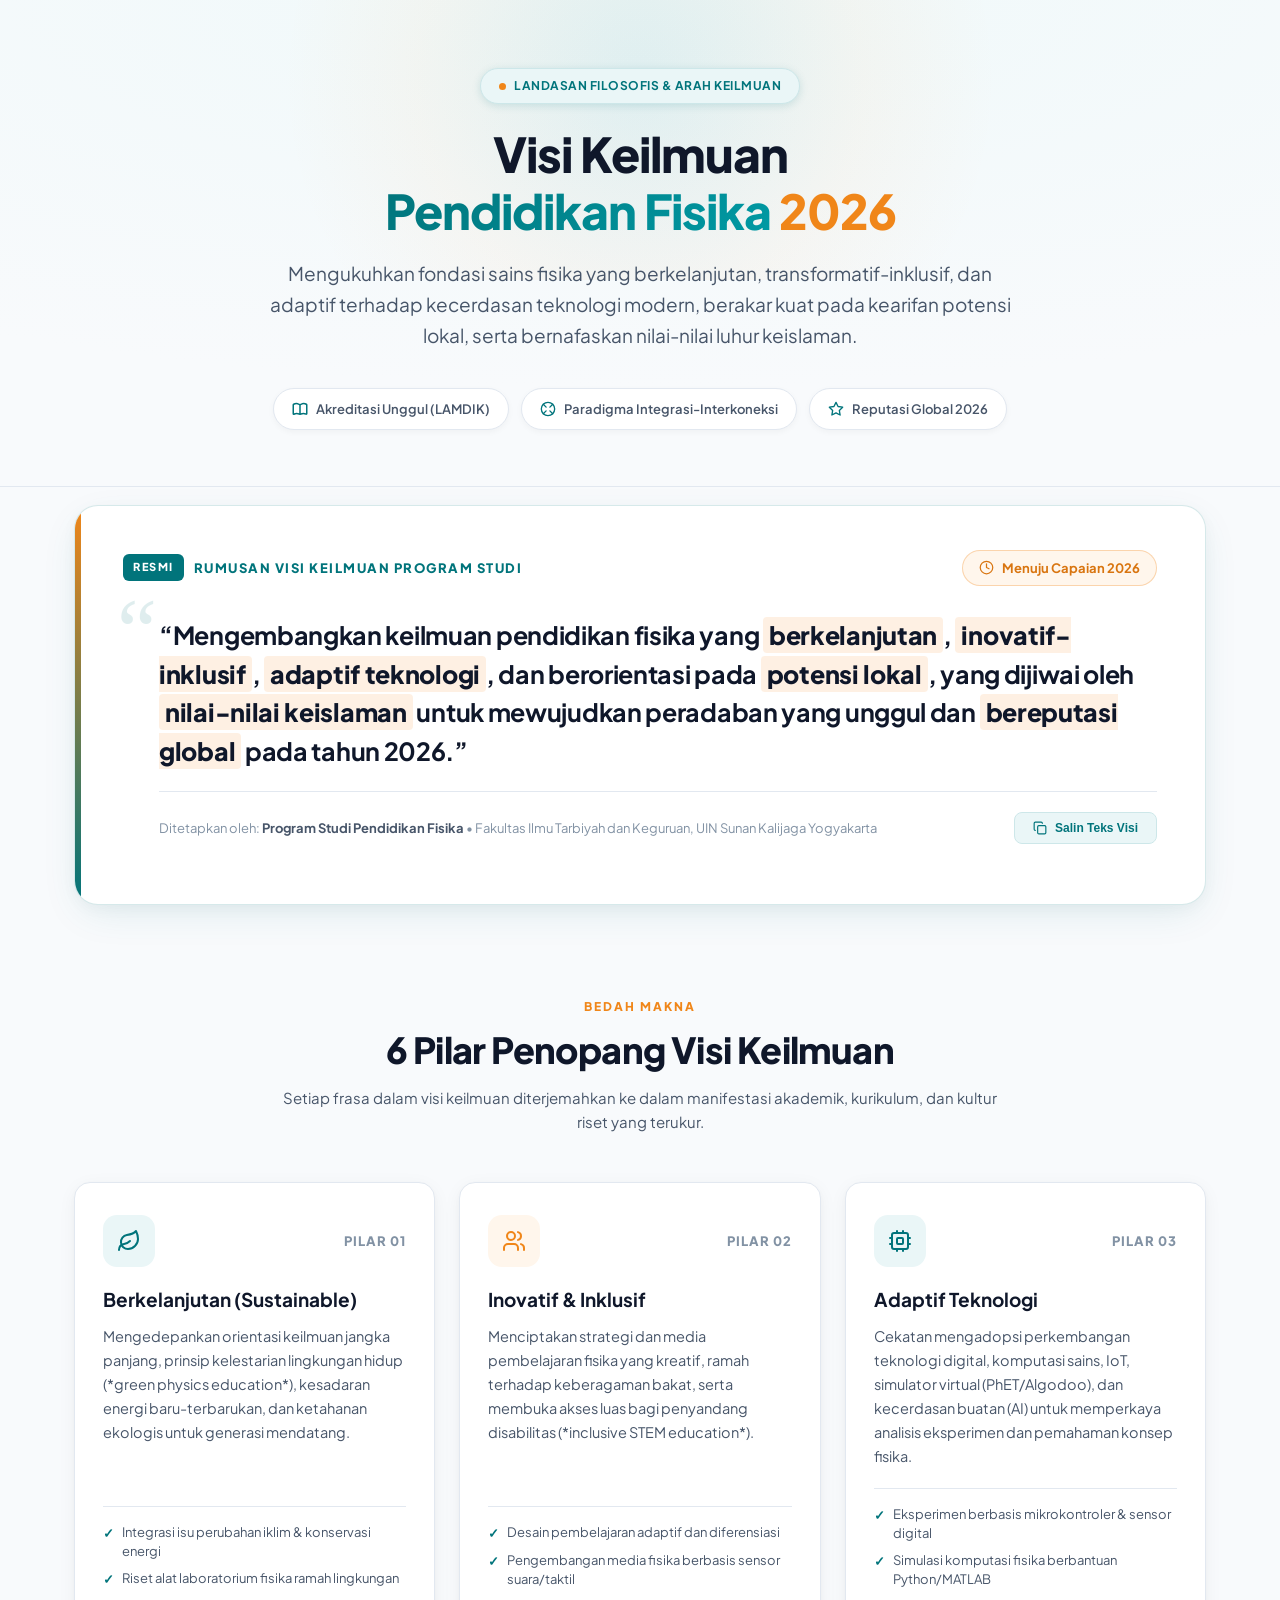
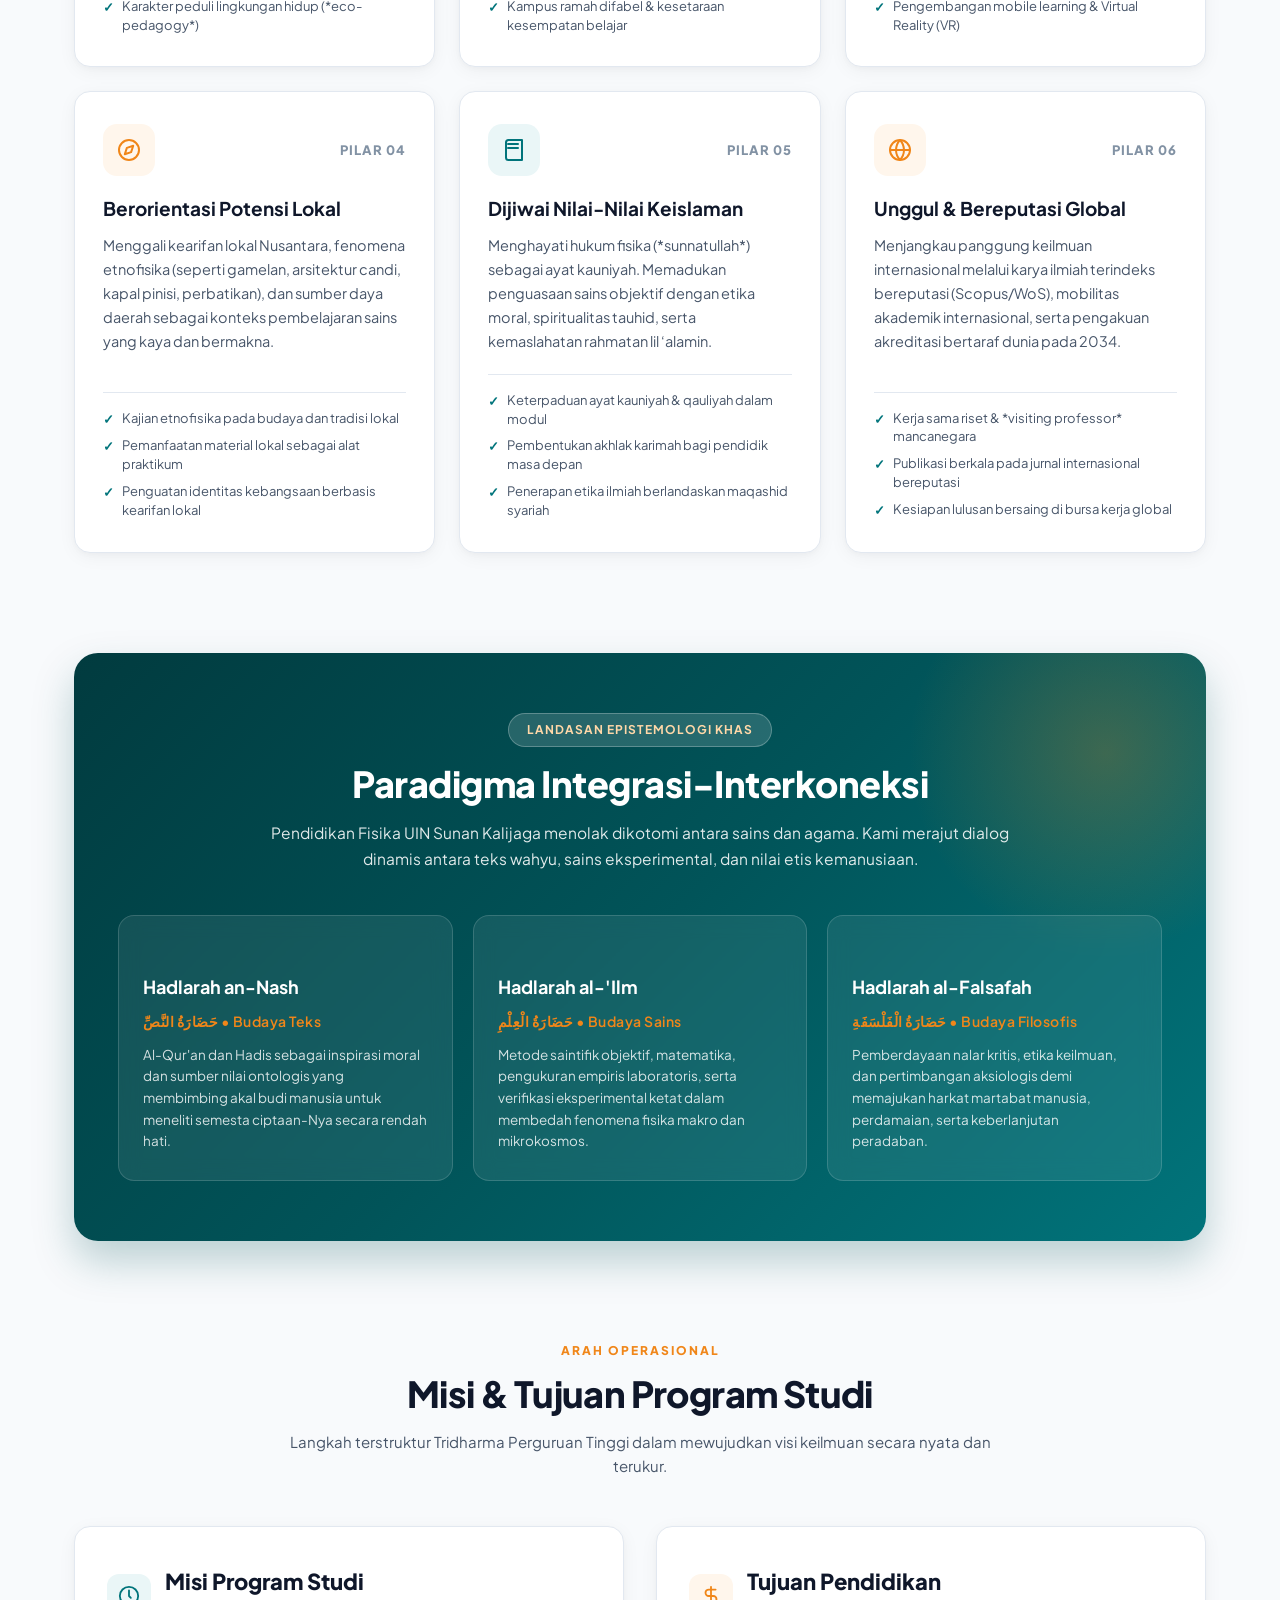
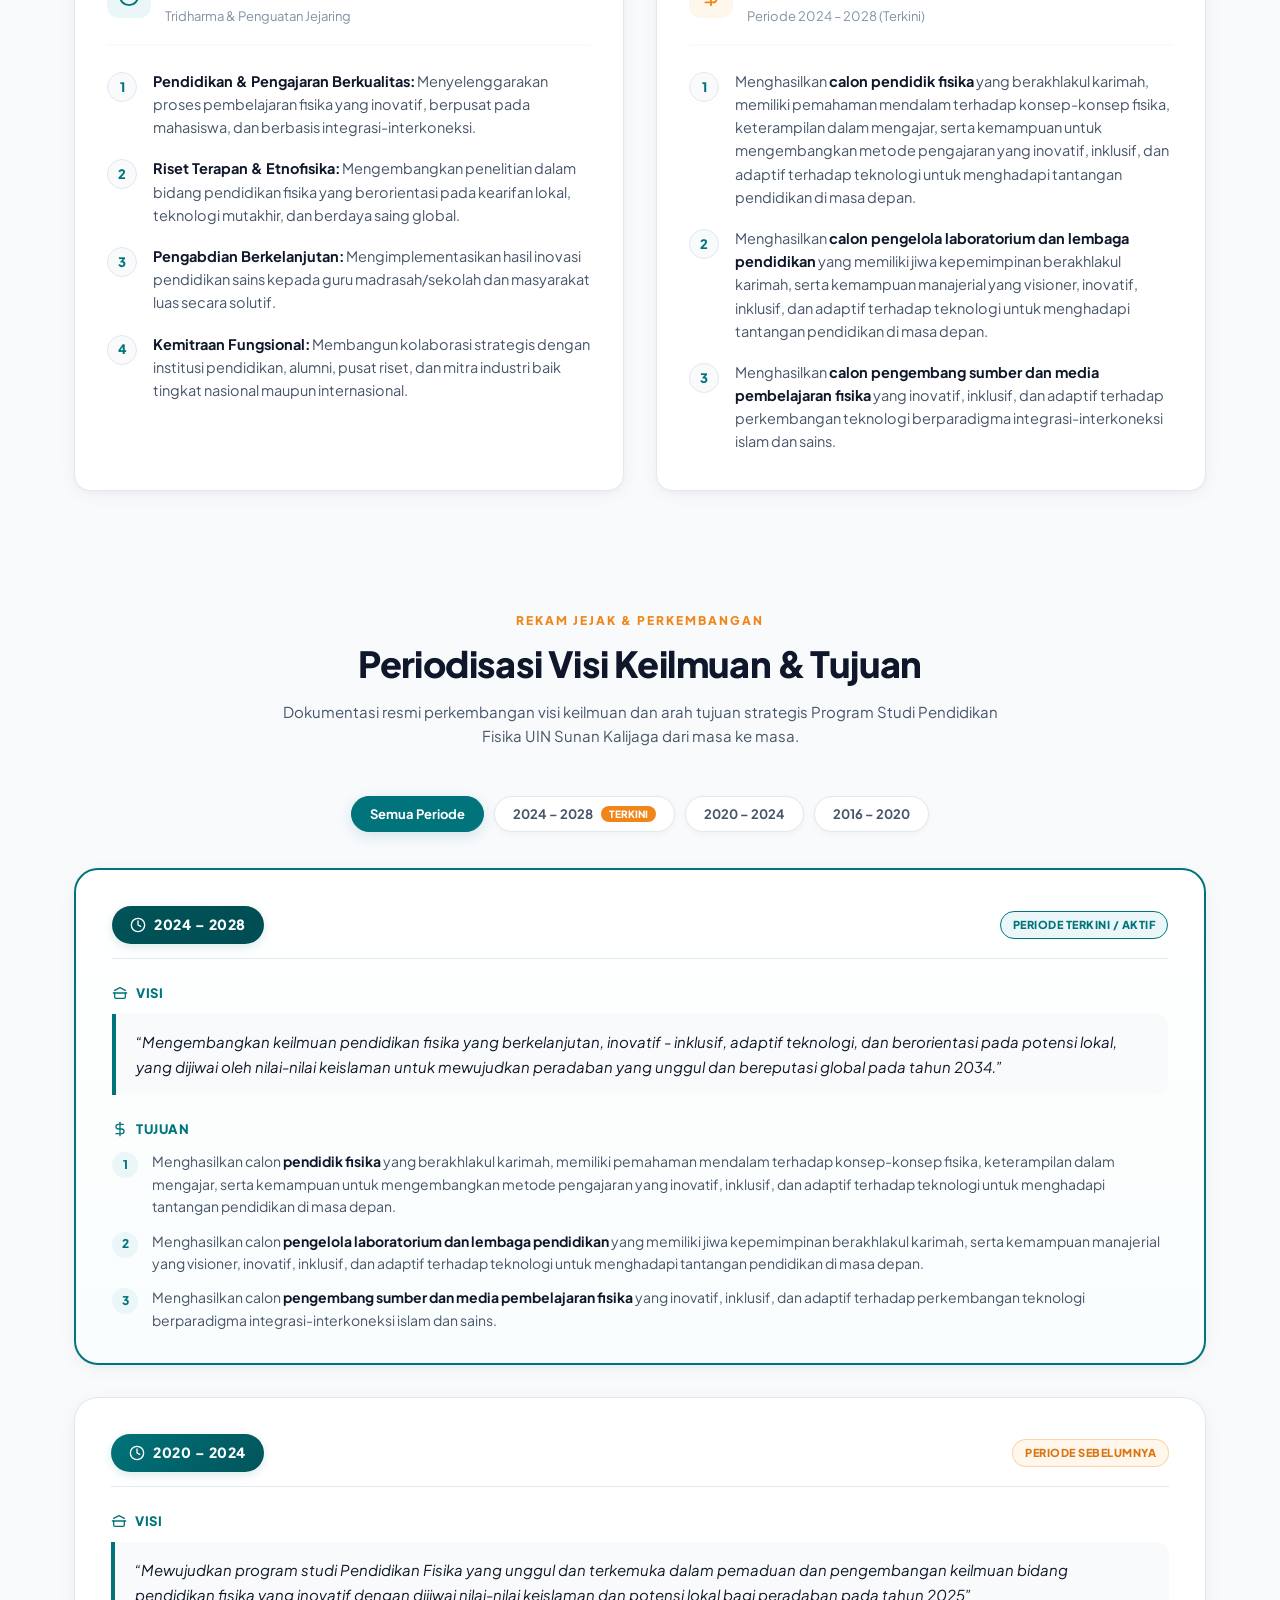
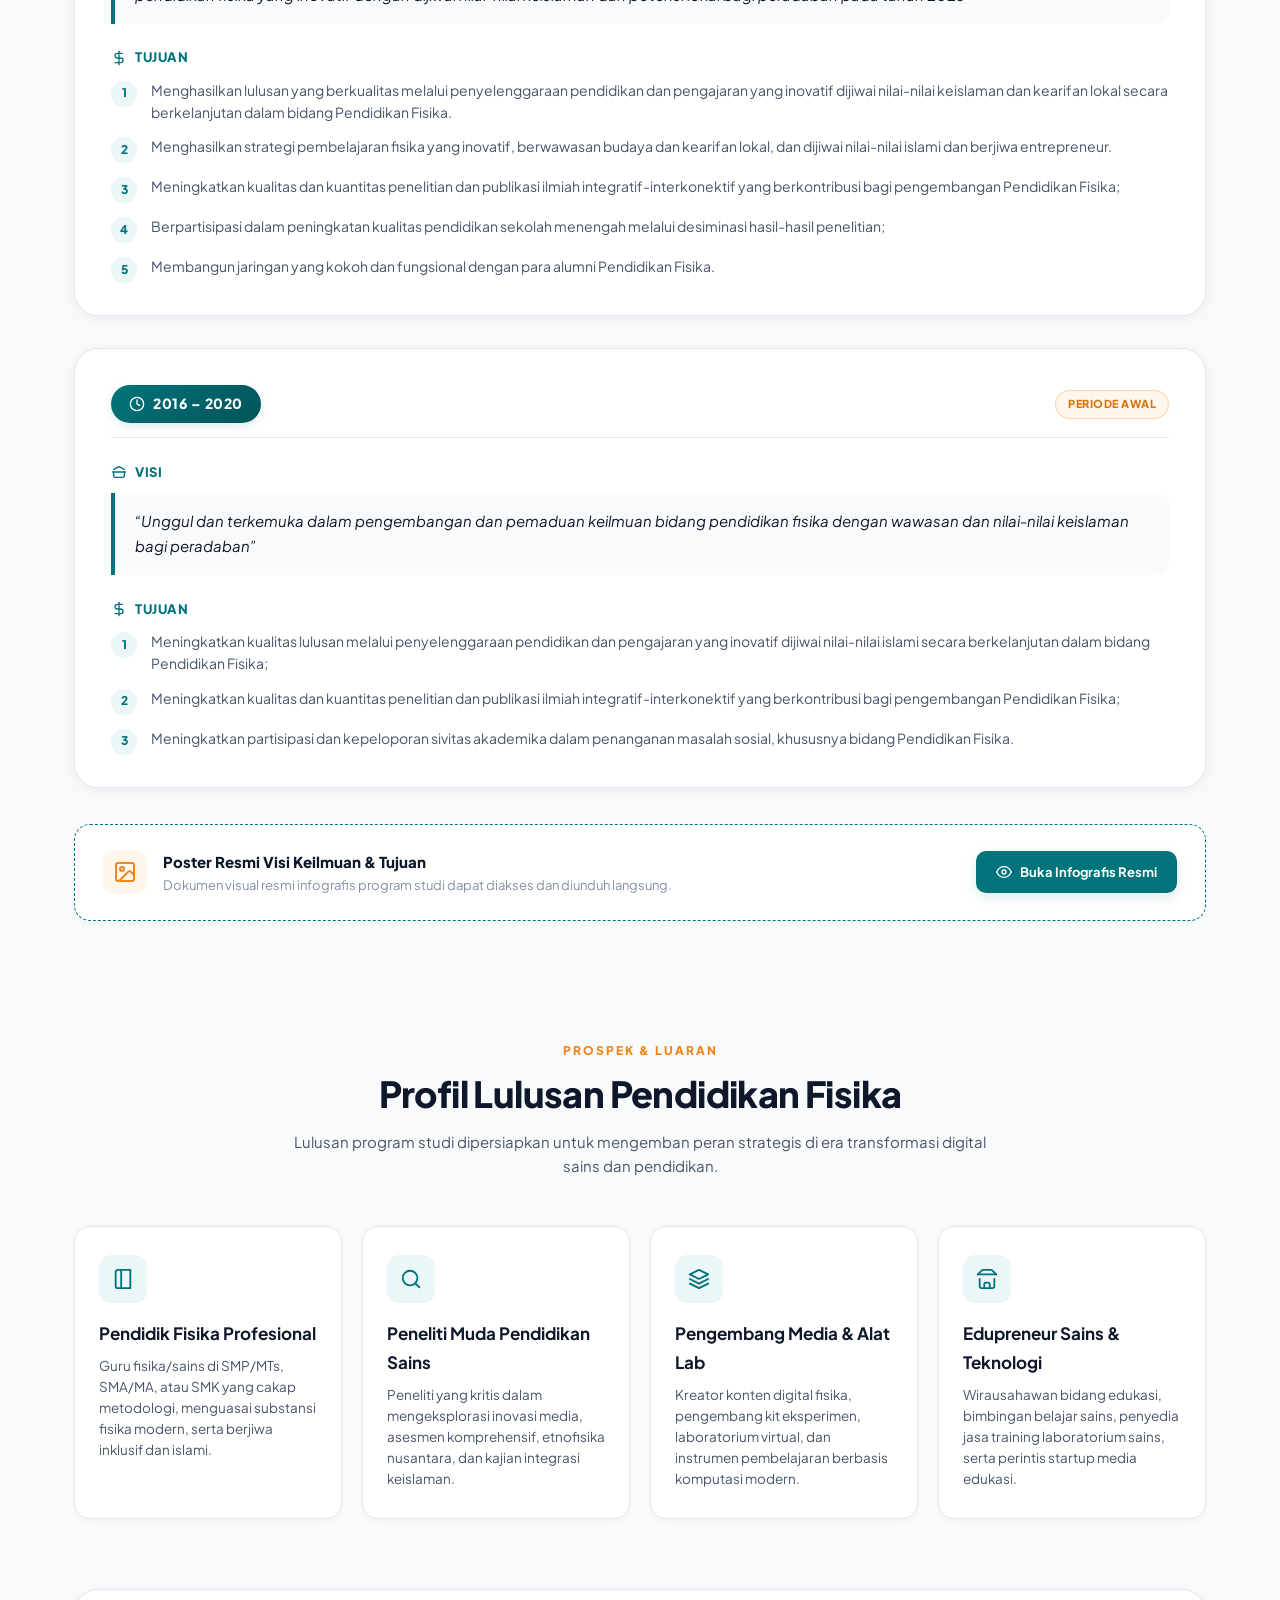
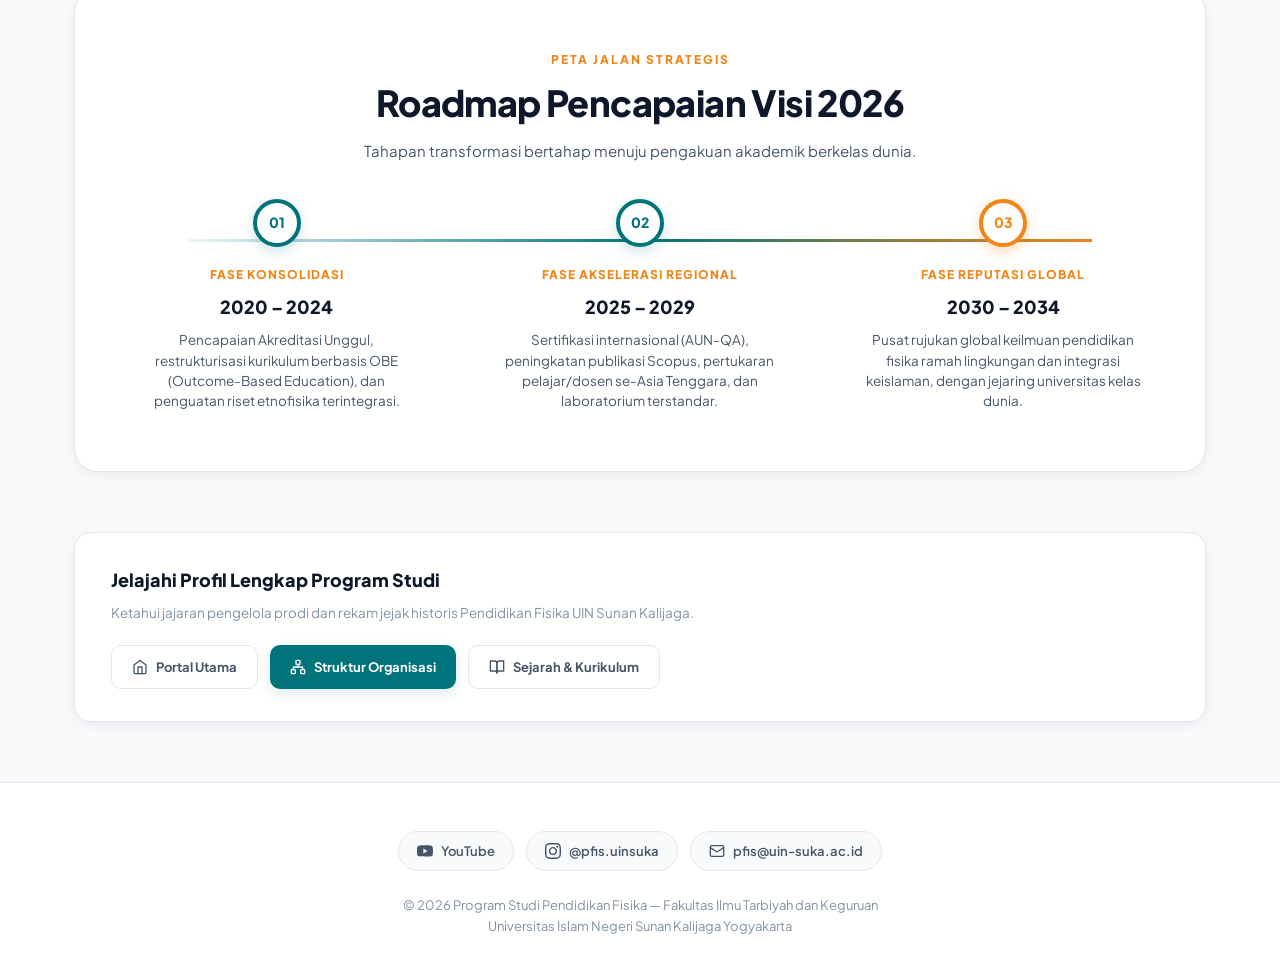
<file: visi-keilmuan/index.html>
<!doctype html>
<html lang="id">
  <head>
    <meta charset="UTF-8" />
    <meta name="viewport" content="width=device-width, initial-scale=1.0" />
    <title>
      Visi Keilmuan - Pendidikan Fisika UIN Sunan Kalijaga Yogyakarta
    </title>
    <link rel="preconnect" href="https://fonts.googleapis.com" />
    <link rel="preconnect" href="https://fonts.gstatic.com" crossorigin />
    <link
      href="https://fonts.googleapis.com/css2?family=Plus+Jakarta+Sans:ital,wght@0,300;0,400;0,500;0,600;0,700;0,800;1,400;1,600&display=swap"
      rel="stylesheet"
    />

    <style>
      /* ============================================================
       VISI KEILMUAN — MODERN ELEGANT DESIGN
       Theme: White Dominant, Teal #01747b, Orange #f08619
       Typography: Plus Jakarta Sans
       ============================================================ */

      *,
      *::before,
      *::after {
        margin: 0;
        padding: 0;
        box-sizing: border-box;
      }

      :root {
        --orange: #f08619;
        --orange-hover: #d97510;
        --orange-glow: rgba(240, 134, 25, 0.18);
        --orange-soft: #fff6ec;
        --teal: #01747b;
        --teal-dark: #015459;
        --teal-deep: #013b3f;
        --teal-soft: #eaf6f7;
        --teal-glow: rgba(1, 116, 123, 0.15);
        --white: #ffffff;
        --bg-page: #f8fafc;
        --card-bg: #ffffff;
        --text-primary: #0f172a;
        --text-secondary: #475569;
        --text-muted: #8292a4;
        --border: #e2e8f0;
        --border-accent: #cde7e9;
        --shadow-sm: 0 2px 6px rgba(0, 0, 0, 0.04);
        --shadow-card:
          0 4px 20px -2px rgba(15, 23, 42, 0.06),
          0 2px 6px -1px rgba(15, 23, 42, 0.03);
        --shadow-hover:
          0 16px 36px -4px rgba(1, 116, 123, 0.16),
          0 4px 12px rgba(0, 0, 0, 0.04);
        --radius-sm: 10px;
        --radius: 16px;
        --radius-lg: 24px;
        --ease: cubic-bezier(0.34, 1.56, 0.64, 1);
        --smooth: cubic-bezier(0.4, 0, 0.2, 1);
      }

      html {
        scroll-behavior: smooth;
      }

      body {
        font-family:
          "Plus Jakarta Sans",
          -apple-system,
          BlinkMacSystemFont,
          "Segoe UI",
          Roboto,
          sans-serif;
        background: var(--bg-page);
        color: var(--text-secondary);
        line-height: 1.7;
        overflow-x: hidden;
        -webkit-font-smoothing: antialiased;
      }

      /* Container */
      .vk-container {
        max-width: 1180px;
        margin: 0 auto;
        padding: 0 24px;
      }

      /* ============================================================
       TOP SLIDING ACCENT BAR & NAV BANNER
       ============================================================ */
      .top-gradient-bar {
        height: 4px;
        background: linear-gradient(
          90deg,
          var(--teal),
          var(--orange),
          var(--teal-dark),
          var(--orange)
        );
        background-size: 300% 100%;
        animation: gradientShift 8s ease infinite;
      }

      @keyframes gradientShift {
        0%,
        100% {
          background-position: 0% 50%;
        }
        50% {
          background-position: 100% 50%;
        }
      }

      /* Top Quick Navigation */
      .vk-nav {
        background: rgba(255, 255, 255, 0.95);
        backdrop-filter: blur(12px);
        border-bottom: 1px solid var(--border);
        position: sticky;
        top: 0;
        z-index: 100;
        transition: all 0.3s var(--smooth);
      }

      .vk-nav-inner {
        display: flex;
        justify-content: space-between;
        align-items: center;
        padding: 14px 24px;
        max-width: 1180px;
        margin: 0 auto;
      }

      .vk-brand {
        display: flex;
        align-items: center;
        gap: 12px;
        text-decoration: none;
      }

      .vk-brand-icon {
        width: 40px;
        height: 40px;
        border-radius: 10px;
        background: linear-gradient(135deg, var(--teal), var(--teal-dark));
        color: var(--white);
        display: flex;
        align-items: center;
        justify-content: center;
        font-size: 20px;
        box-shadow: 0 4px 12px var(--teal-glow);
      }

      .vk-brand-text h2 {
        font-size: 15px;
        font-weight: 800;
        color: var(--text-primary);
        line-height: 1.2;
        letter-spacing: -0.2px;
      }

      .vk-brand-text span {
        font-size: 11px;
        color: var(--orange);
        font-weight: 600;
        text-transform: uppercase;
        letter-spacing: 0.5px;
      }

      .vk-nav-links {
        display: flex;
        align-items: center;
        gap: 8px;
      }

      .vk-nav-link {
        font-size: 13px;
        font-weight: 600;
        color: var(--text-secondary);
        text-decoration: none;
        padding: 8px 14px;
        border-radius: 8px;
        transition: all 0.2s var(--smooth);
      }

      .vk-nav-link:hover {
        color: var(--teal);
        background: var(--teal-soft);
      }

      .lang-switcher {
        display: inline-flex;
        background: #edf2f7;
        border-radius: 30px;
        padding: 3px;
        margin-left: 8px;
      }

      .lang-btn {
        border: none;
        background: none;
        padding: 5px 12px;
        border-radius: 20px;
        font-size: 11px;
        font-weight: 700;
        cursor: pointer;
        color: var(--text-muted);
        transition: all 0.25s var(--smooth);
      }

      .lang-btn.active {
        background: var(--teal);
        color: var(--white);
        box-shadow: 0 2px 6px rgba(1, 116, 123, 0.3);
      }

      /* ============================================================
       HERO HEADER SECTION
       ============================================================ */
      .vk-hero {
        position: relative;
        background: radial-gradient(
          100% 80% at 50% 0%,
          #f0f9fa 0%,
          var(--bg-page) 100%
        );
        padding: 68px 0 56px;
        text-align: center;
        overflow: hidden;
        border-bottom: 1px solid var(--border);
      }

      .vk-hero::before {
        content: "";
        position: absolute;
        top: -120px;
        left: 50%;
        transform: translateX(-50%);
        width: 800px;
        height: 400px;
        background: radial-gradient(
          circle,
          rgba(1, 116, 123, 0.08) 0%,
          rgba(240, 134, 25, 0.04) 50%,
          transparent 80%
        );
        pointer-events: none;
        z-index: 0;
      }

      .vk-hero-inner {
        position: relative;
        z-index: 1;
        max-width: 860px;
        margin: 0 auto;
      }

      .vk-badge {
        display: inline-flex;
        align-items: center;
        gap: 8px;
        background: var(--teal-soft);
        border: 1px solid var(--border-accent);
        color: var(--teal);
        padding: 7px 18px;
        border-radius: 50px;
        font-size: 12px;
        font-weight: 700;
        letter-spacing: 0.5px;
        text-transform: uppercase;
        margin-bottom: 22px;
        box-shadow: 0 2px 8px var(--teal-glow);
      }

      .vk-badge-dot {
        width: 7px;
        height: 7px;
        background: var(--orange);
        border-radius: 50%;
        animation: pulse 2s infinite;
      }

      @keyframes pulse {
        0%,
        100% {
          opacity: 1;
          transform: scale(1);
        }
        50% {
          opacity: 0.5;
          transform: scale(1.3);
        }
      }

      .vk-hero h1 {
        font-size: clamp(32px, 5vw, 48px);
        font-weight: 800;
        color: var(--text-primary);
        line-height: 1.18;
        letter-spacing: -1px;
        margin-bottom: 18px;
      }

      .vk-hero h1 span.accent {
        background: linear-gradient(135deg, var(--teal) 0%, #009aa4 100%);
        -webkit-background-clip: text;
        -webkit-text-fill-color: transparent;
      }

      .vk-hero h1 span.orange {
        color: var(--orange);
        -webkit-text-fill-color: var(--orange);
      }

      .vk-hero p.lead {
        font-size: clamp(16px, 2.2vw, 19px);
        color: var(--text-secondary);
        line-height: 1.65;
        font-weight: 400;
        max-width: 760px;
        margin: 0 auto 36px;
      }

      /* Highlight Tags */
      .vk-hero-tags {
        display: flex;
        justify-content: center;
        gap: 12px;
        flex-wrap: wrap;
      }

      .vk-tag {
        display: inline-flex;
        align-items: center;
        gap: 8px;
        background: var(--white);
        border: 1px solid var(--border);
        padding: 9px 18px;
        border-radius: 40px;
        font-size: 13px;
        font-weight: 600;
        color: var(--text-secondary);
        box-shadow: var(--shadow-sm);
        transition: all 0.25s var(--smooth);
      }

      .vk-tag svg {
        color: var(--teal);
        font-size: 16px;
      }

      .vk-tag:hover {
        border-color: var(--orange);
        color: var(--orange-hover);
        transform: translateY(-2px);
        box-shadow: 0 4px 12px var(--orange-glow);
      }

      /* ============================================================
       GRAND VISION CARD (THE CORE STATEMENT)
       ============================================================ */
      .vk-statement-section {
        padding: 48px 0 32px;
        margin-top: -30px;
        position: relative;
        z-index: 5;
      }

      .vk-statement-card {
        background: var(--white);
        border-radius: var(--radius-lg);
        border: 1px solid rgba(1, 116, 123, 0.16);
        box-shadow:
          0 12px 40px -8px rgba(1, 116, 123, 0.12),
          0 4px 16px rgba(0, 0, 0, 0.03);
        padding: 44px 48px;
        position: relative;
        overflow: hidden;
      }

      .vk-statement-card::before {
        content: "";
        position: absolute;
        top: 0;
        left: 0;
        width: 6px;
        height: 100%;
        background: linear-gradient(180deg, var(--orange) 0%, var(--teal) 100%);
      }

      .vk-statement-header {
        display: flex;
        justify-content: space-between;
        align-items: center;
        margin-bottom: 24px;
        flex-wrap: wrap;
        gap: 16px;
      }

      .vk-statement-label {
        display: inline-flex;
        align-items: center;
        gap: 10px;
        font-size: 13px;
        font-weight: 800;
        letter-spacing: 1.5px;
        text-transform: uppercase;
        color: var(--teal);
      }

      .vk-statement-label-badge {
        background: var(--teal);
        color: var(--white);
        padding: 4px 10px;
        border-radius: 6px;
        font-size: 11px;
      }

      .vk-target-year {
        display: inline-flex;
        align-items: center;
        gap: 8px;
        background: var(--orange-soft);
        border: 1px solid rgba(240, 134, 25, 0.3);
        color: var(--orange-hover);
        font-weight: 700;
        font-size: 13px;
        padding: 6px 16px;
        border-radius: 30px;
      }

      .vk-quote-body {
        position: relative;
        padding: 6px 0 16px 36px;
      }

      .vk-quote-mark {
        position: absolute;
        left: -6px;
        top: -24px;
        font-size: 90px;
        color: var(--teal);
        opacity: 0.12;
        font-family: Georgia, serif;
        line-height: 1;
        user-select: none;
      }

      .vk-quote-text {
        font-size: clamp(20px, 2.7vw, 25px);
        font-weight: 700;
        color: var(--text-primary);
        line-height: 1.55;
        letter-spacing: -0.3px;
        margin-bottom: 20px;
      }

      .vk-quote-text mark {
        background: rgba(240, 134, 25, 0.12);
        color: var(--text-primary);
        padding: 2px 6px;
        border-radius: 4px;
        font-weight: 800;
      }

      .vk-quote-footer {
        display: flex;
        justify-content: space-between;
        align-items: center;
        padding-top: 20px;
        border-top: 1px solid var(--border);
        flex-wrap: wrap;
        gap: 16px;
      }

      .vk-source-info {
        font-size: 13px;
        color: var(--text-muted);
      }

      .vk-source-info strong {
        color: var(--text-secondary);
      }

      .copy-btn {
        display: inline-flex;
        align-items: center;
        gap: 8px;
        background: var(--teal-soft);
        border: 1px solid var(--border-accent);
        color: var(--teal);
        padding: 8px 18px;
        border-radius: 8px;
        font-size: 12px;
        font-weight: 700;
        cursor: pointer;
        transition: all 0.2s var(--smooth);
      }

      .copy-btn:hover {
        background: var(--teal);
        color: var(--white);
      }

      /* ============================================================
       SECTION TITLE COMPONENT
       ============================================================ */
      .section-title-wrap {
        text-align: center;
        max-width: 720px;
        margin: 0 auto 48px;
      }

      .section-category {
        font-size: 12px;
        font-weight: 800;
        letter-spacing: 2px;
        text-transform: uppercase;
        color: var(--orange);
        margin-bottom: 10px;
        display: block;
      }

      .section-title {
        font-size: clamp(26px, 3.5vw, 36px);
        font-weight: 800;
        color: var(--text-primary);
        line-height: 1.25;
        letter-spacing: -0.6px;
        margin-bottom: 14px;
      }

      .section-subtitle {
        font-size: 15px;
        color: var(--text-secondary);
        line-height: 1.6;
      }

      /* ============================================================
       6 CORE PILLARS GRID
       ============================================================ */
      .vk-pillars-section {
        padding: 60px 0;
      }

      .pillars-grid {
        display: grid;
        grid-template-columns: repeat(auto-fit, minmax(340px, 1fr));
        gap: 24px;
      }

      .pillar-card {
        background: var(--card-bg);
        border: 1px solid var(--border);
        border-radius: var(--radius);
        padding: 32px 28px;
        box-shadow: var(--shadow-card);
        transition: all 0.35s var(--smooth);
        position: relative;
        display: flex;
        flex-direction: column;
        overflow: hidden;
      }

      .pillar-card::before {
        content: "";
        position: absolute;
        top: 0;
        left: 0;
        right: 0;
        height: 3px;
        background: transparent;
        transition: all 0.3s var(--smooth);
      }

      .pillar-card:hover {
        transform: translateY(-6px);
        box-shadow: var(--shadow-hover);
        border-color: var(--border-accent);
      }

      .pillar-card:hover::before {
        background: linear-gradient(90deg, var(--teal), var(--orange));
      }

      .pillar-top {
        display: flex;
        align-items: center;
        justify-content: space-between;
        margin-bottom: 20px;
      }

      .pillar-icon-box {
        width: 52px;
        height: 52px;
        border-radius: 14px;
        display: flex;
        align-items: center;
        justify-content: center;
        font-size: 24px;
        transition: all 0.3s var(--smooth);
      }

      .pillar-icon-box.teal {
        background: var(--teal-soft);
        color: var(--teal);
      }

      .pillar-icon-box.orange {
        background: var(--orange-soft);
        color: var(--orange);
      }

      .pillar-card:hover .pillar-icon-box.teal {
        background: var(--teal);
        color: var(--white);
        transform: scale(1.08) rotate(-4deg);
      }

      .pillar-card:hover .pillar-icon-box.orange {
        background: var(--orange);
        color: var(--white);
        transform: scale(1.08) rotate(4deg);
      }

      .pillar-number {
        font-size: 13px;
        font-weight: 800;
        color: var(--text-muted);
        letter-spacing: 1px;
      }

      .pillar-title {
        font-size: 19px;
        font-weight: 700;
        color: var(--text-primary);
        margin-bottom: 12px;
        line-height: 1.35;
      }

      .pillar-desc {
        font-size: 14.5px;
        color: var(--text-secondary);
        line-height: 1.65;
        margin-bottom: 20px;
        flex-grow: 1;
      }

      .pillar-highlights {
        list-style: none;
        padding-top: 16px;
        border-top: 1px solid var(--border);
        display: flex;
        flex-direction: column;
        gap: 8px;
      }

      .pillar-highlights li {
        font-size: 13px;
        color: var(--text-secondary);
        display: flex;
        align-items: flex-start;
        gap: 8px;
        line-height: 1.45;
      }

      .pillar-highlights li::before {
        content: "✓";
        color: var(--teal);
        font-weight: 800;
        font-size: 13px;
        margin-top: 1px;
      }

      /* ============================================================
       INTEGRASI-INTERKONEKSI BANNER (DISTINGSI KHAS UIN SUKA)
       ============================================================ */
      .integrasi-section {
        padding: 60px 0;
        background: linear-gradient(
          135deg,
          var(--teal-deep) 0%,
          var(--teal-dark) 50%,
          var(--teal) 100%
        );
        color: var(--white);
        border-radius: var(--radius-lg);
        margin: 40px auto;
        position: relative;
        overflow: hidden;
        box-shadow: 0 20px 40px rgba(1, 84, 89, 0.25);
      }

      .integrasi-section::before {
        content: "";
        position: absolute;
        top: -100px;
        right: -100px;
        width: 400px;
        height: 400px;
        border-radius: 50%;
        background: radial-gradient(
          circle,
          rgba(240, 134, 25, 0.25) 0%,
          transparent 70%
        );
        pointer-events: none;
      }

      .integrasi-inner {
        padding: 0 44px;
        position: relative;
        z-index: 2;
      }

      .integrasi-header {
        text-align: center;
        max-width: 780px;
        margin: 0 auto 44px;
      }

      .integrasi-badge {
        display: inline-block;
        background: rgba(255, 255, 255, 0.15);
        border: 1px solid rgba(255, 255, 255, 0.25);
        padding: 6px 18px;
        border-radius: 30px;
        font-size: 12px;
        font-weight: 700;
        letter-spacing: 1px;
        text-transform: uppercase;
        color: #ffd8a8;
        margin-bottom: 14px;
      }

      .integrasi-header h2 {
        font-size: clamp(26px, 3.8vw, 36px);
        font-weight: 800;
        line-height: 1.25;
        letter-spacing: -0.5px;
        margin-bottom: 14px;
        color: var(--white);
      }

      .integrasi-header p {
        font-size: 15.5px;
        color: rgba(255, 255, 255, 0.88);
        line-height: 1.65;
      }

      .integrasi-triad {
        display: grid;
        grid-template-columns: repeat(auto-fit, minmax(280px, 1fr));
        gap: 20px;
      }

      .triad-box {
        background: rgba(255, 255, 255, 0.08);
        backdrop-filter: blur(10px);
        border: 1px solid rgba(255, 255, 255, 0.15);
        border-radius: var(--radius);
        padding: 28px 24px;
        transition: all 0.3s var(--smooth);
      }

      .triad-box:hover {
        background: rgba(255, 255, 255, 0.14);
        transform: translateY(-4px);
        border-color: var(--orange);
      }

      .triad-icon {
        font-size: 28px;
        margin-bottom: 14px;
        display: inline-block;
      }

      .triad-title {
        font-size: 18px;
        font-weight: 700;
        color: #fff;
        margin-bottom: 8px;
      }

      .triad-arabic {
        font-size: 14px;
        color: var(--orange);
        font-weight: 600;
        margin-bottom: 10px;
        letter-spacing: 0.5px;
      }

      .triad-desc {
        font-size: 13.5px;
        color: rgba(255, 255, 255, 0.82);
        line-height: 1.6;
      }

      /* ============================================================
       MISI & TUJUAN SECTION (TABS / TOGGLE)
       ============================================================ */
      .misi-tujuan-section {
        padding: 60px 0;
      }

      .mt-grid {
        display: grid;
        grid-template-columns: repeat(2, 1fr);
        gap: 32px;
      }

      .mt-column {
        background: var(--white);
        border-radius: var(--radius);
        border: 1px solid var(--border);
        padding: 36px 32px;
        box-shadow: var(--shadow-card);
      }

      .mt-column-header {
        display: flex;
        align-items: center;
        gap: 14px;
        margin-bottom: 24px;
        padding-bottom: 16px;
        border-bottom: 2px solid var(--bg-page);
      }

      .mt-column-icon {
        width: 44px;
        height: 44px;
        border-radius: 12px;
        display: flex;
        align-items: center;
        justify-content: center;
        font-size: 20px;
      }

      .mt-column-icon.misi {
        background: var(--teal-soft);
        color: var(--teal);
      }

      .mt-column-icon.tujuan {
        background: var(--orange-soft);
        color: var(--orange);
      }

      .mt-column-header h3 {
        font-size: 22px;
        font-weight: 800;
        color: var(--text-primary);
      }

      .mt-list {
        list-style: none;
        display: flex;
        flex-direction: column;
        gap: 18px;
      }

      .mt-item {
        display: flex;
        gap: 16px;
        align-items: flex-start;
      }

      .mt-num {
        width: 30px;
        height: 30px;
        border-radius: 50%;
        background: var(--bg-page);
        border: 1px solid var(--border);
        display: flex;
        align-items: center;
        justify-content: center;
        font-size: 13px;
        font-weight: 800;
        color: var(--teal);
        flex-shrink: 0;
        margin-top: 2px;
      }

      .mt-text {
        font-size: 14.5px;
        color: var(--text-secondary);
        line-height: 1.6;
      }

      .mt-text strong {
        color: var(--text-primary);
      }

      /* ============================================================
       GRADUATE PROFILE / PROFIL LULUSAN
       ============================================================ */
      .profile-section {
        padding: 50px 0 70px;
      }

      .profile-grid {
        display: grid;
        grid-template-columns: repeat(auto-fit, minmax(260px, 1fr));
        gap: 20px;
      }

      .profile-card {
        background: var(--white);
        border: 1px solid var(--border);
        border-radius: var(--radius);
        padding: 28px 24px;
        box-shadow: var(--shadow-sm);
        transition: all 0.3s var(--smooth);
        position: relative;
      }

      .profile-card:hover {
        transform: translateY(-4px);
        box-shadow: var(--shadow-hover);
        border-color: var(--teal);
      }

      .profile-icon {
        width: 48px;
        height: 48px;
        border-radius: 12px;
        background: var(--teal-soft);
        color: var(--teal);
        display: flex;
        align-items: center;
        justify-content: center;
        font-size: 22px;
        margin-bottom: 16px;
        transition: all 0.3s var(--smooth);
      }

      .profile-card:hover .profile-icon {
        background: var(--orange);
        color: var(--white);
        transform: rotate(6deg);
      }

      .profile-role {
        font-size: 17px;
        font-weight: 700;
        color: var(--text-primary);
        margin-bottom: 8px;
      }

      .profile-desc {
        font-size: 13.5px;
        color: var(--text-secondary);
        line-height: 1.55;
      }

      /* ============================================================
       TARGET ROADMAP / MILESTONES TOWARD 2034
       ============================================================ */
      .roadmap-section {
        padding: 60px 0;
        background: var(--white);
        border-radius: var(--radius-lg);
        border: 1px solid var(--border);
        box-shadow: var(--shadow-card);
        margin-bottom: 60px;
      }

      .roadmap-timeline {
        display: grid;
        grid-template-columns: repeat(3, 1fr);
        gap: 24px;
        position: relative;
        margin-top: 36px;
        padding: 0 32px;
      }

      .roadmap-timeline::before {
        content: "";
        position: absolute;
        top: 40px;
        left: 10%;
        right: 10%;
        height: 3px;
        background: linear-gradient(
          90deg,
          var(--teal-soft),
          var(--teal),
          var(--orange)
        );
        z-index: 1;
      }

      .roadmap-item {
        position: relative;
        z-index: 2;
        text-align: center;
        display: flex;
        flex-direction: column;
        align-items: center;
      }

      .roadmap-node {
        width: 48px;
        height: 48px;
        border-radius: 50%;
        background: var(--white);
        border: 4px solid var(--teal);
        display: flex;
        align-items: center;
        justify-content: center;
        font-weight: 800;
        font-size: 14px;
        color: var(--teal);
        box-shadow: 0 4px 14px rgba(1, 116, 123, 0.2);
        margin-bottom: 18px;
        transition: all 0.3s var(--smooth);
      }

      .roadmap-item:last-child .roadmap-node {
        border-color: var(--orange);
        color: var(--orange);
        box-shadow: 0 4px 14px rgba(240, 134, 25, 0.3);
      }

      .roadmap-item:hover .roadmap-node {
        transform: scale(1.15);
        background: var(--teal);
        color: var(--white);
      }

      .roadmap-item:last-child:hover .roadmap-node {
        background: var(--orange);
        color: var(--white);
      }

      .roadmap-phase {
        font-size: 12px;
        font-weight: 800;
        text-transform: uppercase;
        letter-spacing: 1px;
        color: var(--orange);
        margin-bottom: 6px;
      }

      .roadmap-year {
        font-size: 18px;
        font-weight: 800;
        color: var(--text-primary);
        margin-bottom: 8px;
      }

      .roadmap-summary {
        font-size: 13.5px;
        color: var(--text-secondary);
        line-height: 1.5;
        max-width: 280px;
      }

      /* ============================================================
       NAVIGATION FOOTER & CROSS LINKS
       ============================================================ */
      .vk-cross-nav {
        background: var(--white);
        border: 1px solid var(--border);
        border-radius: var(--radius);
        padding: 32px 36px;
        display: flex;
        justify-content: space-between;
        align-items: center;
        flex-wrap: wrap;
        gap: 20px;
        box-shadow: var(--shadow-card);
        margin-bottom: 60px;
      }

      .cross-nav-info h4 {
        font-size: 18px;
        font-weight: 800;
        color: var(--text-primary);
        margin-bottom: 6px;
      }

      .cross-nav-info p {
        font-size: 13.5px;
        color: var(--text-muted);
      }

      .cross-nav-buttons {
        display: flex;
        gap: 12px;
        flex-wrap: wrap;
      }

      .btn-page {
        display: inline-flex;
        align-items: center;
        gap: 8px;
        padding: 10px 20px;
        border-radius: 10px;
        font-size: 13px;
        font-weight: 700;
        text-decoration: none;
        transition: all 0.25s var(--smooth);
      }

      .btn-page.primary {
        background: var(--teal);
        color: var(--white);
        box-shadow: 0 4px 12px var(--teal-glow);
      }

      .btn-page.primary:hover {
        background: var(--teal-dark);
        transform: translateY(-2px);
      }

      .btn-page.secondary {
        background: var(--white);
        border: 1px solid var(--border);
        color: var(--text-secondary);
      }

      .btn-page.secondary:hover {
        border-color: var(--orange);
        color: var(--orange);
        transform: translateY(-2px);
      }

      /* ============================================================
       MAIN FOOTER
       ============================================================ */
      .vk-footer {
        background: var(--white);
        border-top: 1px solid var(--border);
        padding: 48px 0 36px;
        text-align: center;
      }

      .footer-social-links {
        display: flex;
        justify-content: center;
        gap: 12px;
        margin-bottom: 24px;
        flex-wrap: wrap;
      }

      .footer-social-links a {
        display: inline-flex;
        align-items: center;
        gap: 8px;
        background: var(--bg-page);
        border: 1px solid var(--border);
        padding: 8px 18px;
        border-radius: 50px;
        font-size: 13px;
        font-weight: 600;
        color: var(--text-secondary);
        text-decoration: none;
        transition: all 0.25s var(--smooth);
      }

      .footer-social-links a:hover {
        background: var(--teal-soft);
        border-color: var(--teal);
        color: var(--teal);
        transform: translateY(-2px);
      }

      .footer-copyright {
        font-size: 13px;
        color: var(--text-muted);
        line-height: 1.6;
      }

      /* ============================================================
       SCROLL ANIMATIONS (Fade-In Effect)
       ============================================================ */
      .vk-fade {
        opacity: 0;
        transform: translateY(24px);
        transition:
          opacity 0.6s var(--smooth),
          transform 0.6s var(--smooth);
      }

      .vk-fade.visible {
        opacity: 1;
        transform: translateY(0);
      }

      .vk-delay-1 {
        transition-delay: 0.1s;
      }
      .vk-delay-2 {
        transition-delay: 0.2s;
      }
      .vk-delay-3 {
        transition-delay: 0.3s;
      }
      .vk-delay-4 {
        transition-delay: 0.4s;
      }

      /* ============================================================
       PERIODISASI VISI KEILMUAN & TUJUAN SECTION
       ============================================================ */
      .periodisasi-section {
        padding: 60px 0 70px;
        position: relative;
      }

      .period-filter-wrap {
        display: flex;
        justify-content: center;
        align-items: center;
        gap: 10px;
        flex-wrap: wrap;
        margin-bottom: 36px;
      }

      .period-filter-btn {
        background: var(--white);
        border: 1px solid var(--border);
        color: var(--text-secondary);
        padding: 9px 18px;
        border-radius: 30px;
        font-size: 13px;
        font-weight: 700;
        cursor: pointer;
        transition: all 0.25s var(--smooth);
        display: inline-flex;
        align-items: center;
        gap: 8px;
        box-shadow: var(--shadow-sm);
        font-family: inherit;
      }

      .period-filter-btn:hover {
        border-color: var(--teal);
        color: var(--teal);
        transform: translateY(-2px);
      }

      .period-filter-btn.active {
        background: var(--teal);
        color: var(--white);
        border-color: var(--teal);
        box-shadow: 0 4px 14px var(--teal-glow);
      }

      .period-filter-btn .badge-curr {
        background: var(--orange);
        color: var(--white);
        font-size: 10px;
        font-weight: 800;
        padding: 2px 8px;
        border-radius: 12px;
        text-transform: uppercase;
      }

      .period-cards-wrap {
        display: flex;
        flex-direction: column;
        gap: 32px;
      }

      .period-card {
        background: var(--white);
        border: 1px solid var(--border);
        border-radius: var(--radius-lg);
        padding: 36px 36px 32px;
        box-shadow: var(--shadow-card);
        position: relative;
        overflow: hidden;
        transition: all 0.3s var(--smooth);
      }

      .period-card:hover {
        box-shadow: var(--shadow-hover);
        border-color: var(--border-accent);
      }

      .period-card.current-period {
        border: 2px solid var(--teal);
        background: linear-gradient(180deg, #ffffff 0%, #f9fdfd 100%);
      }

      .period-card-header {
        display: flex;
        justify-content: space-between;
        align-items: center;
        flex-wrap: wrap;
        gap: 12px;
        margin-bottom: 22px;
        padding-bottom: 14px;
        border-bottom: 1px solid var(--border);
      }

      .period-badge-top {
        display: inline-flex;
        align-items: center;
        gap: 8px;
        background: linear-gradient(135deg, var(--teal), var(--teal-dark));
        color: var(--white);
        padding: 7px 18px;
        border-radius: 50px;
        font-size: 14px;
        font-weight: 800;
        letter-spacing: 0.5px;
        box-shadow: 0 3px 10px var(--teal-glow);
      }

      .period-badge-top.current {
        background: linear-gradient(135deg, var(--teal-dark), #004d53);
      }

      .period-badge-status {
        background: var(--orange-soft);
        border: 1px solid rgba(240, 134, 25, 0.3);
        color: var(--orange-hover);
        font-size: 11px;
        font-weight: 800;
        padding: 4px 12px;
        border-radius: 20px;
        text-transform: uppercase;
        letter-spacing: 0.5px;
      }

      .period-block {
        margin-bottom: 22px;
      }

      .period-block:last-child {
        margin-bottom: 0;
      }

      .period-block-label {
        display: inline-flex;
        align-items: center;
        gap: 8px;
        font-size: 13px;
        font-weight: 800;
        color: var(--teal);
        text-transform: uppercase;
        letter-spacing: 0.6px;
        margin-bottom: 10px;
      }

      .period-visi-box {
        background: var(--bg-page);
        border-left: 4px solid var(--teal);
        padding: 16px 20px;
        border-radius: 0 12px 12px 0;
        font-size: 15px;
        font-style: italic;
        color: var(--text-primary);
        line-height: 1.65;
      }

      .period-tujuan-list {
        list-style: none;
        display: flex;
        flex-direction: column;
        gap: 12px;
      }

      .period-tujuan-item {
        display: flex;
        gap: 14px;
        align-items: flex-start;
      }

      .period-tujuan-num {
        width: 26px;
        height: 26px;
        border-radius: 50%;
        background: var(--teal-soft);
        color: var(--teal);
        font-size: 12px;
        font-weight: 800;
        display: flex;
        align-items: center;
        justify-content: center;
        flex-shrink: 0;
        margin-top: 2px;
      }

      .period-tujuan-text {
        font-size: 14px;
        color: var(--text-secondary);
        line-height: 1.6;
      }

      .period-tujuan-text strong {
        color: var(--text-primary);
      }

      .poster-banner-box {
        margin-top: 36px;
        background: var(--white);
        border: 1px dashed var(--teal);
        border-radius: var(--radius);
        padding: 24px 28px;
        display: flex;
        align-items: center;
        justify-content: space-between;
        flex-wrap: wrap;
        gap: 16px;
        box-shadow: var(--shadow-sm);
      }

      .poster-banner-info {
        display: flex;
        align-items: center;
        gap: 16px;
      }

      .poster-banner-icon {
        width: 44px;
        height: 44px;
        border-radius: 12px;
        background: var(--orange-soft);
        color: var(--orange);
        display: flex;
        align-items: center;
        justify-content: center;
        font-size: 22px;
        flex-shrink: 0;
      }

      .poster-banner-text h4 {
        font-size: 15px;
        font-weight: 800;
        color: var(--text-primary);
      }

      .poster-banner-text p {
        font-size: 13px;
        color: var(--text-muted);
      }

      /* ============================================================
       RESPONSIVE BREAKPOINTS
       ============================================================ */
      @media (max-width: 900px) {
        .mt-grid {
          grid-template-columns: 1fr;
        }
        .roadmap-timeline {
          grid-template-columns: 1fr;
          gap: 36px;
        }
        .roadmap-timeline::before {
          display: none;
        }
        .vk-statement-card {
          padding: 32px 24px;
        }
        .vk-quote-body {
          padding-left: 0;
        }
        .vk-quote-mark {
          display: none;
        }
      }

      @media (max-width: 640px) {
        .vk-nav-inner {
          flex-direction: column;
          gap: 14px;
        }
        .vk-cross-nav {
          flex-direction: column;
          text-align: center;
        }
        .cross-nav-buttons {
          justify-content: center;
        }
        .pillars-grid {
          grid-template-columns: 1fr;
        }
        .integrasi-inner {
          padding: 0 20px;
        }
      }
    </style>
  </head>
  <body>
    <!-- Top Gradient Accent -->
    <!-- <div class="top-gradient-bar"></div> -->

    <!-- Sticky Navigation Bar -->
    <!-- <nav class="vk-nav"> -->
    <!-- <div class="vk-nav-inner">
      <a href="#" class="vk-brand">
        <div class="vk-brand-icon"> -->
    <!-- Atom / Science SVG Icon -->
    <!-- <svg xmlns="http://www.w3.org/2000/svg" width="22" height="22" viewBox="0 0 24 24" fill="none" stroke="currentColor" stroke-width="2" stroke-linecap="round" stroke-linejoin="round">
            <circle cx="12" cy="12" r="3"></circle>
            <path d="M12 21a9 9 0 0 0 9-9 9 9 0 0 0-9-9 9 9 0 0 0-9 9 9 9 0 0 0 9 9Z" stroke-dasharray="2 3"></path>
            <ellipse cx="12" cy="12" rx="10" ry="4" transform="rotate(45 12 12)"></ellipse>
            <ellipse cx="12" cy="12" rx="10" ry="4" transform="rotate(-45 12 12)"></ellipse>
          </svg> -->
    <!-- </div> -->
    <!-- <div class="vk-brand-text">
          <h2 data-id="brand-title">Pendidikan Fisika</h2>
          <span data-id="brand-sub">UIN Sunan Kalijaga Yogyakarta</span>
        </div> -->
    <!-- </a> -->

    <!-- <div class="vk-nav-links">
        <a href="../index.html" class="vk-nav-link" style="color: var(--teal); font-weight: 700;">← Beranda Portal</a>
        <a href="#pilar" class="vk-nav-link" data-id="nav-pilar">6 Pilar Visi</a>
        <a href="#integrasi" class="vk-nav-link" data-id="nav-integrasi">Integrasi-Interkoneksi</a>
        <a href="#misi-tujuan" class="vk-nav-link" data-id="nav-misi">Misi &amp; Tujuan</a>
        <a href="#profil" class="vk-nav-link" data-id="nav-profil">Profil Lulusan</a> -->

    <!-- Language Switcher
        <div class="lang-switcher">
          <button id="btn-id" class="lang-btn active" onclick="switchLanguage('id')">ID</button>
          <button id="btn-en" class="lang-btn" onclick="switchLanguage('en')">EN</button>
        </div>
      </div> -->
    <!-- </div>
  </nav> -->

    <!-- ============================================================
       HERO SECTION
       ============================================================ -->
    <header class="vk-hero">
      <div class="vk-container vk-hero-inner">
        <div class="vk-badge vk-fade">
          <span class="vk-badge-dot"></span>
          <span data-id="hero-badge"
            >Landasan Filosofis &amp; Arah Keilmuan</span
          >
        </div>

        <h1 class="vk-fade vk-delay-1">
          <span data-id="hero-title-1">Visi Keilmuan</span><br />
          <span class="accent" data-id="hero-title-2">Pendidikan Fisika</span>
          <span class="orange">2026</span>
        </h1>

        <p class="lead vk-fade vk-delay-2" data-id="hero-lead">
          Mengukuhkan fondasi sains fisika yang berkelanjutan,
          transformatif-inklusif, dan adaptif terhadap kecerdasan teknologi
          modern, berakar kuat pada kearifan potensi lokal, serta bernafaskan
          nilai-nilai luhur keislaman.
        </p>

        <div class="vk-hero-tags vk-fade vk-delay-3">
          <div class="vk-tag">
            <svg
              xmlns="http://www.w3.org/2000/svg"
              viewBox="0 0 16 16"
              width="1em"
              height="1em"
            >
              <path
                fill="currentColor"
                fill-rule="evenodd"
                d="M7.345 2.634q.136.069.268.145L8 3l.387-.221q.133-.076.268-.145a6.7 6.7 0 0 1 6.052-.03c.486.242.793.74.793 1.283v8.938c0 .65-.526 1.175-1.175 1.175h-.04c-.187 0-.37-.05-.529-.146a4.8 4.8 0 0 0-4.61-.177l-.199.1A2.1 2.1 0 0 1 8 14h-.117a1.6 1.6 0 0 1-.726-.171l-.233-.117a4.94 4.94 0 0 0-4.748.183a.74.74 0 0 1-.381.105h-.12A1.175 1.175 0 0 1 .5 12.825V3.887c0-.543.307-1.04.793-1.284a6.7 6.7 0 0 1 6.052.03m1.405 9.572V4.3l.382-.218A5.2 5.2 0 0 1 14 3.927v8.357a6.3 6.3 0 0 0-5.25-.078m-1.5.005V4.299l-.382-.218A5.2 5.2 0 0 0 2 3.927v8.365a6.44 6.44 0 0 1 5.25-.082"
                clip-rule="evenodd"
              />
            </svg>
            <span data-id="tag-akreditasi">Akreditasi Unggul (LAMDIK)</span>
          </div>
          <div class="vk-tag">
            <svg
              xmlns="http://www.w3.org/2000/svg"
              width="16"
              height="16"
              viewBox="0 0 24 24"
              fill="none"
              stroke="currentColor"
              stroke-width="2"
              stroke-linecap="round"
              stroke-linejoin="round"
            >
              <circle cx="12" cy="12" r="10" />
              <path d="m4.93 4.93 4.24 4.24" />
              <path d="m14.83 9.17 4.24-4.24" />
              <path d="m14.83 14.83 4.24 4.24" />
              <path d="m9.17 14.83-4.24 4.24" />
            </svg>
            <span data-id="tag-paradigma"
              >Paradigma Integrasi-Interkoneksi</span
            >
          </div>
          <div class="vk-tag">
            <svg
              xmlns="http://www.w3.org/2000/svg"
              width="16"
              height="16"
              viewBox="0 0 24 24"
              fill="none"
              stroke="currentColor"
              stroke-width="2"
              stroke-linecap="round"
              stroke-linejoin="round"
            >
              <polygon
                points="12 2 15.09 8.26 22 9.27 17 14.14 18.18 21.02 12 17.77 5.82 21.02 7 14.14 2 9.27 8.91 8.26 12 2"
              />
            </svg>
            <span data-id="tag-reputasi">Reputasi Global 2026</span>
          </div>
        </div>
      </div>
    </header>

    <!-- ============================================================
       GRAND VISION CARD (THE CORE STATEMENT)
       ============================================================ -->
    <section class="vk-statement-section">
      <div class="vk-container">
        <div class="vk-statement-card vk-fade">
          <div class="vk-statement-header">
            <div class="vk-statement-label">
              <span class="vk-statement-label-badge">RESMI</span>
              <span data-id="statement-label"
                >Rumusan Visi Keilmuan Program Studi</span
              >
            </div>
            <div class="vk-target-year">
              <svg
                xmlns="http://www.w3.org/2000/svg"
                width="15"
                height="15"
                viewBox="0 0 24 24"
                fill="none"
                stroke="currentColor"
                stroke-width="2"
                stroke-linecap="round"
                stroke-linejoin="round"
              >
                <circle cx="12" cy="12" r="10" />
                <polyline points="12 6 12 12 16 14" />
              </svg>
              <span data-id="target-badge">Menuju Capaian 2026</span>
            </div>
          </div>

          <div class="vk-quote-body">
            <div class="vk-quote-mark">&ldquo;</div>
            <blockquote
              class="vk-quote-text"
              id="quoteText"
              data-id="core-vision-text"
            >
              &ldquo;Mengembangkan keilmuan pendidikan fisika yang
              <mark>berkelanjutan</mark>, <mark>inovatif-inklusif</mark>,
              <mark>adaptif teknologi</mark>, dan berorientasi pada
              <mark>potensi lokal</mark>, yang dijiwai oleh
              <mark>nilai-nilai keislaman</mark> untuk mewujudkan peradaban yang
              unggul dan <mark>bereputasi global</mark> pada tahun 2026.&rdquo;
            </blockquote>

            <div class="vk-quote-footer">
              <div class="vk-source-info" data-id="quote-source">
                Ditetapkan oleh:
                <strong>Program Studi Pendidikan Fisika</strong> &bull; Fakultas
                Ilmu Tarbiyah dan Keguruan, UIN Sunan Kalijaga Yogyakarta
              </div>
              <button class="copy-btn" onclick="copyVisionText()" id="btnCopy">
                <svg
                  xmlns="http://www.w3.org/2000/svg"
                  width="14"
                  height="14"
                  viewBox="0 0 24 24"
                  fill="none"
                  stroke="currentColor"
                  stroke-width="2"
                  stroke-linecap="round"
                  stroke-linejoin="round"
                >
                  <rect width="14" height="14" x="8" y="8" rx="2" ry="2" />
                  <path
                    d="M4 16c-1.1 0-2-.9-2-2V4c0-1.1.9-2 2-2h10c1.1 0 2 .9 2 2"
                  />
                </svg>
                <span id="copyBtnText">Salin Teks Visi</span>
              </button>
            </div>
          </div>
        </div>
      </div>
    </section>

    <!-- ============================================================
       6 CORE PILLARS SECTION
       ============================================================ -->
    <section class="vk-pillars-section" id="pilar">
      <div class="vk-container">
        <div class="section-title-wrap vk-fade">
          <span class="section-category" data-id="pillar-cat">Bedah Makna</span>
          <h2 class="section-title" data-id="pillar-title">
            6 Pilar Penopang Visi Keilmuan
          </h2>
          <p class="section-subtitle" data-id="pillar-subtitle">
            Setiap frasa dalam visi keilmuan diterjemahkan ke dalam manifestasi
            akademik, kurikulum, dan kultur riset yang terukur.
          </p>
        </div>

        <div class="pillars-grid">
          <!-- Pilar 1 -->
          <div class="pillar-card vk-fade vk-delay-1">
            <div class="pillar-top">
              <div class="pillar-icon-box teal">
                <!-- Leaf / Sustainability -->
                <svg
                  xmlns="http://www.w3.org/2000/svg"
                  width="24"
                  height="24"
                  viewBox="0 0 24 24"
                  fill="none"
                  stroke="currentColor"
                  stroke-width="2"
                  stroke-linecap="round"
                  stroke-linejoin="round"
                >
                  <path
                    d="M11 20A7 7 0 0 1 9.8 6.1C15.5 5 17 4.48 19 2c1 2 2 4.18 2 8 0 5.5-4.78 10-10 10Z"
                  />
                  <path d="M2 21c0-3 1.85-5.36 5.08-6C9.5 14.52 12 13 13 12" />
                </svg>
              </div>
              <span class="pillar-number">PILAR 01</span>
            </div>
            <h3 class="pillar-title" data-id="p1-title">
              Berkelanjutan (Sustainable)
            </h3>
            <p class="pillar-desc" data-id="p1-desc">
              Mengedepankan orientasi keilmuan jangka panjang, prinsip
              kelestarian lingkungan hidup (*green physics education*),
              kesadaran energi baru-terbarukan, dan ketahanan ekologis untuk
              generasi mendatang.
            </p>
            <ul class="pillar-highlights">
              <li data-id="p1-h1">
                Integrasi isu perubahan iklim &amp; konservasi energi
              </li>
              <li data-id="p1-h2">
                Riset alat laboratorium fisika ramah lingkungan
              </li>
              <li data-id="p1-h3">
                Karakter peduli lingkungan hidup (*eco-pedagogy*)
              </li>
            </ul>
          </div>

          <!-- Pilar 2 -->
          <div class="pillar-card vk-fade vk-delay-2">
            <div class="pillar-top">
              <div class="pillar-icon-box orange">
                <!-- Heart / Hands / Inclusive -->
                <svg
                  xmlns="http://www.w3.org/2000/svg"
                  width="24"
                  height="24"
                  viewBox="0 0 24 24"
                  fill="none"
                  stroke="currentColor"
                  stroke-width="2"
                  stroke-linecap="round"
                  stroke-linejoin="round"
                >
                  <path d="M16 21v-2a4 4 0 0 0-4-4H6a4 4 0 0 0-4 4v2" />
                  <circle cx="9" cy="7" r="4" />
                  <path d="M22 21v-2a4 4 0 0 0-3-3.87" />
                  <path d="M16 3.13a4 4 0 0 1 0 7.75" />
                </svg>
              </div>
              <span class="pillar-number">PILAR 02</span>
            </div>
            <h3 class="pillar-title" data-id="p2-title">
              Inovatif &amp; Inklusif
            </h3>
            <p class="pillar-desc" data-id="p2-desc">
              Menciptakan strategi dan media pembelajaran fisika yang kreatif,
              ramah terhadap keberagaman bakat, serta membuka akses luas bagi
              penyandang disabilitas (*inclusive STEM education*).
            </p>
            <ul class="pillar-highlights">
              <li data-id="p2-h1">
                Desain pembelajaran adaptif dan diferensiasi
              </li>
              <li data-id="p2-h2">
                Pengembangan media fisika berbasis sensor suara/taktil
              </li>
              <li data-id="p2-h3">
                Kampus ramah difabel &amp; kesetaraan kesempatan belajar
              </li>
            </ul>
          </div>

          <!-- Pilar 3 -->
          <div class="pillar-card vk-fade vk-delay-3">
            <div class="pillar-top">
              <div class="pillar-icon-box teal">
                <!-- CPU / Tech -->
                <svg
                  xmlns="http://www.w3.org/2000/svg"
                  width="24"
                  height="24"
                  viewBox="0 0 24 24"
                  fill="none"
                  stroke="currentColor"
                  stroke-width="2"
                  stroke-linecap="round"
                  stroke-linejoin="round"
                >
                  <rect width="16" height="16" x="4" y="4" rx="2" />
                  <rect width="6" height="6" x="9" y="9" rx="1" />
                  <path d="M15 2v2" />
                  <path d="M15 20v2" />
                  <path d="M2 15h2" />
                  <path d="M2 9h2" />
                  <path d="M20 15h2" />
                  <path d="M20 9h2" />
                  <path d="M9 2v2" />
                  <path d="M9 20v2" />
                </svg>
              </div>
              <span class="pillar-number">PILAR 03</span>
            </div>
            <h3 class="pillar-title" data-id="p3-title">Adaptif Teknologi</h3>
            <p class="pillar-desc" data-id="p3-desc">
              Cekatan mengadopsi perkembangan teknologi digital, komputasi
              sains, IoT, simulator virtual (PhET/Algodoo), dan kecerdasan
              buatan (AI) untuk memperkaya analisis eksperimen dan pemahaman
              konsep fisika.
            </p>
            <ul class="pillar-highlights">
              <li data-id="p3-h1">
                Eksperimen berbasis mikrokontroler &amp; sensor digital
              </li>
              <li data-id="p3-h2">
                Simulasi komputasi fisika berbantuan Python/MATLAB
              </li>
              <li data-id="p3-h3">
                Pengembangan mobile learning &amp; Virtual Reality (VR)
              </li>
            </ul>
          </div>

          <!-- Pilar 4 -->
          <div class="pillar-card vk-fade vk-delay-1">
            <div class="pillar-top">
              <div class="pillar-icon-box orange">
                <!-- Compass / Local Wisdom -->
                <svg
                  xmlns="http://www.w3.org/2000/svg"
                  width="24"
                  height="24"
                  viewBox="0 0 24 24"
                  fill="none"
                  stroke="currentColor"
                  stroke-width="2"
                  stroke-linecap="round"
                  stroke-linejoin="round"
                >
                  <circle cx="12" cy="12" r="10" />
                  <polygon
                    points="16.24 7.76 14.12 14.12 7.76 16.24 9.88 9.88 16.24 7.76"
                  />
                </svg>
              </div>
              <span class="pillar-number">PILAR 04</span>
            </div>
            <h3 class="pillar-title" data-id="p4-title">
              Berorientasi Potensi Lokal
            </h3>
            <p class="pillar-desc" data-id="p4-desc">
              Menggali kearifan lokal Nusantara, fenomena etnofisika (seperti
              gamelan, arsitektur candi, kapal pinisi, perbatikan), dan sumber
              daya daerah sebagai konteks pembelajaran sains yang kaya dan
              bermakna.
            </p>
            <ul class="pillar-highlights">
              <li data-id="p4-h1">
                Kajian etnofisika pada budaya dan tradisi lokal
              </li>
              <li data-id="p4-h2">
                Pemanfaatan material lokal sebagai alat praktikum
              </li>
              <li data-id="p4-h3">
                Penguatan identitas kebangsaan berbasis kearifan lokal
              </li>
            </ul>
          </div>

          <!-- Pilar 5 -->
          <div class="pillar-card vk-fade vk-delay-2">
            <div class="pillar-top">
              <div class="pillar-icon-box teal">
                <!-- Book / Crescent / Values -->
                <svg
                  xmlns="http://www.w3.org/2000/svg"
                  width="24"
                  height="24"
                  viewBox="0 0 24 24"
                  fill="none"
                  stroke="currentColor"
                  stroke-width="2"
                  stroke-linecap="round"
                  stroke-linejoin="round"
                >
                  <path
                    d="M4 19.5v-15A2.5 2.5 0 0 1 6.5 2H20v20H6.5a2.5 2.5 0 0 1-2.5-2.5Z"
                  />
                  <path d="M6 6h10" />
                  <path d="M6 10h10" />
                </svg>
              </div>
              <span class="pillar-number">PILAR 05</span>
            </div>
            <h3 class="pillar-title" data-id="p5-title">
              Dijiwai Nilai-Nilai Keislaman
            </h3>
            <p class="pillar-desc" data-id="p5-desc">
              Menghayati hukum fisika (*sunnatullah*) sebagai ayat kauniyah.
              Memadukan penguasaan sains objektif dengan etika moral,
              spiritualitas tauhid, serta kemaslahatan rahmatan lil
              &lsquo;alamin.
            </p>
            <ul class="pillar-highlights">
              <li data-id="p5-h1">
                Keterpaduan ayat kauniyah &amp; qauliyah dalam modul
              </li>
              <li data-id="p5-h2">
                Pembentukan akhlak karimah bagi pendidik masa depan
              </li>
              <li data-id="p5-h3">
                Penerapan etika ilmiah berlandaskan maqashid syariah
              </li>
            </ul>
          </div>

          <!-- Pilar 6 -->
          <div class="pillar-card vk-fade vk-delay-3">
            <div class="pillar-top">
              <div class="pillar-icon-box orange">
                <!-- Globe / Global -->
                <svg
                  xmlns="http://www.w3.org/2000/svg"
                  width="24"
                  height="24"
                  viewBox="0 0 24 24"
                  fill="none"
                  stroke="currentColor"
                  stroke-width="2"
                  stroke-linecap="round"
                  stroke-linejoin="round"
                >
                  <circle cx="12" cy="12" r="10" />
                  <line x1="2" x2="22" y1="12" y2="12" />
                  <path
                    d="M12 2a15.3 15.3 0 0 1 4 10 15.3 15.3 0 0 1-4 10 15.3 15.3 0 0 1-4-10 15.3 15.3 0 0 1 4-10z"
                  />
                </svg>
              </div>
              <span class="pillar-number">PILAR 06</span>
            </div>
            <h3 class="pillar-title" data-id="p6-title">
              Unggul &amp; Bereputasi Global
            </h3>
            <p class="pillar-desc" data-id="p6-desc">
              Menjangkau panggung keilmuan internasional melalui karya ilmiah
              terindeks bereputasi (Scopus/WoS), mobilitas akademik
              internasional, serta pengakuan akreditasi bertaraf dunia pada
              2034.
            </p>
            <ul class="pillar-highlights">
              <li data-id="p6-h1">
                Kerja sama riset &amp; *visiting professor* mancanegara
              </li>
              <li data-id="p6-h2">
                Publikasi berkala pada jurnal internasional bereputasi
              </li>
              <li data-id="p6-h3">
                Kesiapan lulusan bersaing di bursa kerja global
              </li>
            </ul>
          </div>
        </div>
      </div>
    </section>

    <!-- ============================================================
       INTEGRASI-INTERKONEKSI BANNER (DISTINGSI KHAS UIN SUKA)
       ============================================================ -->
    <section class="vk-container" id="integrasi">
      <div class="integrasi-section vk-fade">
        <div class="integrasi-inner">
          <div class="integrasi-header">
            <span class="integrasi-badge" data-id="integrasi-badge"
              >Landasan Epistemologi Khas</span
            >
            <h2 data-id="integrasi-title">Paradigma Integrasi-Interkoneksi</h2>
            <p data-id="integrasi-lead">
              Pendidikan Fisika UIN Sunan Kalijaga menolak dikotomi antara sains
              dan agama. Kami merajut dialog dinamis antara teks wahyu, sains
              eksperimental, dan nilai etis kemanusiaan.
            </p>
          </div>

          <div class="integrasi-triad">
            <!-- Hadlarat an-Nash -->
            <div class="triad-box">
              <div class="triad-icon"></div>
              <h4 class="triad-title" data-id="triad-1-title">
                Hadlarah an-Nash
              </h4>
              <div class="triad-arabic">
                حَضَارَةُ النَّصِّ &bull; Budaya Teks
              </div>
              <p class="triad-desc" data-id="triad-1-desc">
                Al-Qur'an dan Hadis sebagai inspirasi moral dan sumber nilai
                ontologis yang membimbing akal budi manusia untuk meneliti
                semesta ciptaan-Nya secara rendah hati.
              </p>
            </div>

            <!-- Hadlarat al-Ilm -->
            <div class="triad-box">
              <div class="triad-icon"></div>
              <h4 class="triad-title" data-id="triad-2-title">
                Hadlarah al-'Ilm
              </h4>
              <div class="triad-arabic">
                حَضَارَةُ الْعِلْمِ &bull; Budaya Sains
              </div>
              <p class="triad-desc" data-id="triad-2-desc">
                Metode saintifik objektif, matematika, pengukuran empiris
                laboratoris, serta verifikasi eksperimental ketat dalam membedah
                fenomena fisika makro dan mikrokosmos.
              </p>
            </div>

            <!-- Hadlarat al-Falsafah -->
            <div class="triad-box">
              <div class="triad-icon"></div>
              <h4 class="triad-title" data-id="triad-3-title">
                Hadlarah al-Falsafah
              </h4>
              <div class="triad-arabic">
                حَضَارَةُ الْفَلْسَفَةِ &bull; Budaya Filosofis
              </div>
              <p class="triad-desc" data-id="triad-3-desc">
                Pemberdayaan nalar kritis, etika keilmuan, dan pertimbangan
                aksiologis demi memajukan harkat martabat manusia, perdamaian,
                serta keberlanjutan peradaban.
              </p>
            </div>
          </div>
        </div>
      </div>
    </section>

    <!-- ============================================================
       MISI & TUJUAN SECTION
       ============================================================ -->
    <section class="misi-tujuan-section" id="misi-tujuan">
      <div class="vk-container">
        <div class="section-title-wrap vk-fade">
          <span class="section-category" data-id="mt-cat"
            >Arah Operasional</span
          >
          <h2 class="section-title" data-id="mt-title">
            Misi &amp; Tujuan Program Studi
          </h2>
          <p class="section-subtitle" data-id="mt-subtitle">
            Langkah terstruktur Tridharma Perguruan Tinggi dalam mewujudkan visi
            keilmuan secara nyata dan terukur.
          </p>
        </div>

        <div class="mt-grid">
          <!-- Kolom Misi -->
          <div class="mt-column vk-fade vk-delay-1">
            <div class="mt-column-header">
              <div class="mt-column-icon misi">
                <svg
                  xmlns="http://www.w3.org/2000/svg"
                  width="22"
                  height="22"
                  viewBox="0 0 24 24"
                  fill="none"
                  stroke="currentColor"
                  stroke-width="2"
                  stroke-linecap="round"
                  stroke-linejoin="round"
                >
                  <circle cx="12" cy="12" r="10" />
                  <polyline points="12 6 12 12 14 14" />
                </svg>
              </div>
              <div>
                <h3 data-id="misi-heading">Misi Program Studi</h3>
                <span
                  style="font-size: 13px; color: var(--text-muted)"
                  data-id="misi-subheading"
                  >Tridharma &amp; Penguatan Jejaring</span
                >
              </div>
            </div>

            <ul class="mt-list">
              <li class="mt-item">
                <span class="mt-num">1</span>
                <div class="mt-text" data-id="misi-1">
                  <strong>Pendidikan &amp; Pengajaran Berkualitas:</strong>
                  Menyelenggarakan proses pembelajaran fisika yang inovatif,
                  berpusat pada mahasiswa, dan berbasis integrasi-interkoneksi.
                </div>
              </li>
              <li class="mt-item">
                <span class="mt-num">2</span>
                <div class="mt-text" data-id="misi-2">
                  <strong>Riset Terapan &amp; Etnofisika:</strong> Mengembangkan
                  penelitian dalam bidang pendidikan fisika yang berorientasi
                  pada kearifan lokal, teknologi mutakhir, dan berdaya saing
                  global.
                </div>
              </li>
              <li class="mt-item">
                <span class="mt-num">3</span>
                <div class="mt-text" data-id="misi-3">
                  <strong>Pengabdian Berkelanjutan:</strong> Mengimplementasikan
                  hasil inovasi pendidikan sains kepada guru madrasah/sekolah
                  dan masyarakat luas secara solutif.
                </div>
              </li>
              <li class="mt-item">
                <span class="mt-num">4</span>
                <div class="mt-text" data-id="misi-4">
                  <strong>Kemitraan Fungsional:</strong> Membangun kolaborasi
                  strategis dengan institusi pendidikan, alumni, pusat riset,
                  dan mitra industri baik tingkat nasional maupun internasional.
                </div>
              </li>
            </ul>
          </div>

          <!-- Kolom Tujuan -->
          <div class="mt-column vk-fade vk-delay-2">
            <div class="mt-column-header">
              <div class="mt-column-icon tujuan">
                <svg
                  xmlns="http://www.w3.org/2000/svg"
                  width="22"
                  height="22"
                  viewBox="0 0 24 24"
                  fill="none"
                  stroke="currentColor"
                  stroke-width="2"
                  stroke-linecap="round"
                  stroke-linejoin="round"
                >
                  <path d="M12 2v20" />
                  <path d="M17 5H9.5a3.5 3.5 0 0 0 0 7h5a3.5 3.5 0 0 1 0 7H6" />
                </svg>
              </div>
              <div>
                <h3 data-id="tujuan-heading">Tujuan Pendidikan</h3>
                <span
                  style="font-size: 13px; color: var(--text-muted)"
                  data-id="tujuan-subheading"
                  >Periode 2024 – 2028 (Terkini)</span
                >
              </div>
            </div>

            <ul class="mt-list">
              <li class="mt-item">
                <span class="mt-num">1</span>
                <div class="mt-text" data-id="tujuan-1">
                  Menghasilkan <strong>calon pendidik fisika</strong> yang berakhlakul karimah, memiliki pemahaman mendalam terhadap konsep-konsep fisika, keterampilan dalam mengajar, serta kemampuan untuk mengembangkan metode pengajaran yang inovatif, inklusif, dan adaptif terhadap teknologi untuk menghadapi tantangan pendidikan di masa depan.
                </div>
              </li>
              <li class="mt-item">
                <span class="mt-num">2</span>
                <div class="mt-text" data-id="tujuan-2">
                  Menghasilkan <strong>calon pengelola laboratorium dan lembaga pendidikan</strong> yang memiliki jiwa kepemimpinan berakhlakul karimah, serta kemampuan manajerial yang visioner, inovatif, inklusif, dan adaptif terhadap teknologi untuk menghadapi tantangan pendidikan di masa depan.
                </div>
              </li>
              <li class="mt-item">
                <span class="mt-num">3</span>
                <div class="mt-text" data-id="tujuan-3">
                  Menghasilkan <strong>calon pengembang sumber dan media pembelajaran fisika</strong> yang inovatif, inklusif, dan adaptif terhadap perkembangan teknologi berparadigma integrasi-interkoneksi islam dan sains.
                </div>
              </li>
            </ul>
          </div>
        </div>
      </div>
    </section>

    <!-- ============================================================
       PERIODISASI VISI KEILMUAN & TUJUAN SECTION
       ============================================================ -->
    <section class="periodisasi-section" id="periodisasi">
      <div class="vk-container">
        <div class="section-title-wrap vk-fade">
          <span class="section-category" data-id="period-cat"
            >Rekam Jejak &amp; Perkembangan</span
          >
          <h2 class="section-title" data-id="period-title">
            Periodisasi Visi Keilmuan &amp; Tujuan
          </h2>
          <p class="section-subtitle" data-id="period-subtitle">
            Dokumentasi resmi perkembangan visi keilmuan dan arah tujuan strategis Program Studi Pendidikan Fisika UIN Sunan Kalijaga dari masa ke masa.
          </p>
        </div>

        <!-- Filter Tab Buttons -->
        <div class="period-filter-wrap vk-fade vk-delay-1">
          <button
            class="period-filter-btn active"
            onclick="filterPeriod('all')"
            data-filter="all"
            data-id="tab-all"
          >
            Semua Periode
          </button>
          <button
            class="period-filter-btn"
            onclick="filterPeriod('2024-2028')"
            data-filter="2024-2028"
          >
            2024 – 2028 <span class="badge-curr">Terkini</span>
          </button>
          <button
            class="period-filter-btn"
            onclick="filterPeriod('2020-2024')"
            data-filter="2020-2024"
          >
            2020 – 2024
          </button>
          <button
            class="period-filter-btn"
            onclick="filterPeriod('2016-2020')"
            data-filter="2016-2020"
          >
            2016 – 2020
          </button>
        </div>

        <div class="period-cards-wrap">
          <!-- CARD PERIODE 2024 - 2028 -->
          <div
            class="period-card current-period vk-fade vk-delay-1"
            data-period="2024-2028"
          >
            <div class="period-card-header">
              <div class="period-badge-top current">
                <svg
                  xmlns="http://www.w3.org/2000/svg"
                  width="16"
                  height="16"
                  viewBox="0 0 24 24"
                  fill="none"
                  stroke="currentColor"
                  stroke-width="2"
                  stroke-linecap="round"
                  stroke-linejoin="round"
                >
                  <circle cx="12" cy="12" r="10" />
                  <polyline points="12 6 12 12 16 14" />
                </svg>
                <span>2024 – 2028</span>
              </div>
              <span class="period-badge-status" style="background: #eaf6f7; color: var(--teal); border-color: var(--teal);"
                >Periode Terkini / Aktif</span
              >
            </div>

            <div class="period-block">
              <div class="period-block-label">
                <svg
                  xmlns="http://www.w3.org/2000/svg"
                  width="16"
                  height="16"
                  viewBox="0 0 24 24"
                  fill="none"
                  stroke="currentColor"
                  stroke-width="2"
                  stroke-linecap="round"
                  stroke-linejoin="round"
                >
                  <path d="M2 12h20" />
                  <path d="M20 12v6a2 2 0 0 1-2 2H6a2 2 0 0 1-2-2v-6" />
                  <path d="m4 8 8-4 8 4" />
                </svg>
                <span>Visi</span>
              </div>
              <div class="period-visi-box" data-id="period-p3-visi">
                &ldquo;Mengembangkan keilmuan pendidikan fisika yang berkelanjutan, inovatif - inklusif, adaptif teknologi, dan berorientasi pada potensi lokal, yang dijiwai oleh nilai-nilai keislaman untuk mewujudkan peradaban yang unggul dan bereputasi global pada tahun 2034.&rdquo;
              </div>
            </div>

            <div class="period-block">
              <div class="period-block-label">
                <svg
                  xmlns="http://www.w3.org/2000/svg"
                  width="16"
                  height="16"
                  viewBox="0 0 24 24"
                  fill="none"
                  stroke="currentColor"
                  stroke-width="2"
                  stroke-linecap="round"
                  stroke-linejoin="round"
                >
                  <path d="M12 2v20" />
                  <path d="M17 5H9.5a3.5 3.5 0 0 0 0 7h5a3.5 3.5 0 0 1 0 7H6" />
                </svg>
                <span>Tujuan</span>
              </div>
              <ul class="period-tujuan-list">
                <li class="period-tujuan-item">
                  <span class="period-tujuan-num">1</span>
                  <div class="period-tujuan-text" data-id="period-p3-t1">
                    Menghasilkan calon <strong>pendidik fisika</strong> yang berakhlakul karimah, memiliki pemahaman mendalam terhadap konsep-konsep fisika, keterampilan dalam mengajar, serta kemampuan untuk mengembangkan metode pengajaran yang inovatif, inklusif, dan adaptif terhadap teknologi untuk menghadapi tantangan pendidikan di masa depan.
                  </div>
                </li>
                <li class="period-tujuan-item">
                  <span class="period-tujuan-num">2</span>
                  <div class="period-tujuan-text" data-id="period-p3-t2">
                    Menghasilkan calon <strong>pengelola laboratorium dan lembaga pendidikan</strong> yang memiliki jiwa kepemimpinan berakhlakul karimah, serta kemampuan manajerial yang visioner, inovatif, inklusif, dan adaptif terhadap teknologi untuk menghadapi tantangan pendidikan di masa depan.
                  </div>
                </li>
                <li class="period-tujuan-item">
                  <span class="period-tujuan-num">3</span>
                  <div class="period-tujuan-text" data-id="period-p3-t3">
                    Menghasilkan calon <strong>pengembang sumber dan media pembelajaran fisika</strong> yang inovatif, inklusif, dan adaptif terhadap perkembangan teknologi berparadigma integrasi-interkoneksi islam dan sains.
                  </div>
                </li>
              </ul>
            </div>
          </div>

          <!-- CARD PERIODE 2020 - 2024 -->
          <div
            class="period-card vk-fade vk-delay-2"
            data-period="2020-2024"
          >
            <div class="period-card-header">
              <div class="period-badge-top">
                <svg
                  xmlns="http://www.w3.org/2000/svg"
                  width="16"
                  height="16"
                  viewBox="0 0 24 24"
                  fill="none"
                  stroke="currentColor"
                  stroke-width="2"
                  stroke-linecap="round"
                  stroke-linejoin="round"
                >
                  <circle cx="12" cy="12" r="10" />
                  <polyline points="12 6 12 12 16 14" />
                </svg>
                <span>2020 – 2024</span>
              </div>
              <span class="period-badge-status">Periode Sebelumnya</span>
            </div>

            <div class="period-block">
              <div class="period-block-label">
                <svg
                  xmlns="http://www.w3.org/2000/svg"
                  width="16"
                  height="16"
                  viewBox="0 0 24 24"
                  fill="none"
                  stroke="currentColor"
                  stroke-width="2"
                  stroke-linecap="round"
                  stroke-linejoin="round"
                >
                  <path d="M2 12h20" />
                  <path d="M20 12v6a2 2 0 0 1-2 2H6a2 2 0 0 1-2-2v-6" />
                  <path d="m4 8 8-4 8 4" />
                </svg>
                <span>Visi</span>
              </div>
              <div class="period-visi-box" data-id="period-p2-visi">
                &ldquo;Mewujudkan program studi Pendidikan Fisika yang unggul dan terkemuka dalam pemaduan dan pengembangan keilmuan bidang pendidikan fisika yang inovatif dengan dijiwai nilai-nilai keislaman dan potensi lokal bagi peradaban pada tahun 2025&rdquo;
              </div>
            </div>

            <div class="period-block">
              <div class="period-block-label">
                <svg
                  xmlns="http://www.w3.org/2000/svg"
                  width="16"
                  height="16"
                  viewBox="0 0 24 24"
                  fill="none"
                  stroke="currentColor"
                  stroke-width="2"
                  stroke-linecap="round"
                  stroke-linejoin="round"
                >
                  <path d="M12 2v20" />
                  <path d="M17 5H9.5a3.5 3.5 0 0 0 0 7h5a3.5 3.5 0 0 1 0 7H6" />
                </svg>
                <span>Tujuan</span>
              </div>
              <ul class="period-tujuan-list">
                <li class="period-tujuan-item">
                  <span class="period-tujuan-num">1</span>
                  <div class="period-tujuan-text" data-id="period-p2-t1">
                    Menghasilkan lulusan yang berkualitas melalui penyelenggaraan pendidikan dan pengajaran yang inovatif dijiwai nilai-nilai keislaman dan kearifan lokal secara berkelanjutan dalam bidang Pendidikan Fisika.
                  </div>
                </li>
                <li class="period-tujuan-item">
                  <span class="period-tujuan-num">2</span>
                  <div class="period-tujuan-text" data-id="period-p2-t2">
                    Menghasilkan strategi pembelajaran fisika yang inovatif, berwawasan budaya dan kearifan lokal, dan dijiwai nilai-nilai islami dan berjiwa entrepreneur.
                  </div>
                </li>
                <li class="period-tujuan-item">
                  <span class="period-tujuan-num">3</span>
                  <div class="period-tujuan-text" data-id="period-p2-t3">
                    Meningkatkan kualitas dan kuantitas penelitian dan publikasi ilmiah integratif-interkonektif yang berkontribusi bagi pengembangan Pendidikan Fisika;
                  </div>
                </li>
                <li class="period-tujuan-item">
                  <span class="period-tujuan-num">4</span>
                  <div class="period-tujuan-text" data-id="period-p2-t4">
                    Berpartisipasi dalam peningkatan kualitas pendidikan sekolah menengah melalui desiminasi hasil-hasil penelitian;
                  </div>
                </li>
                <li class="period-tujuan-item">
                  <span class="period-tujuan-num">5</span>
                  <div class="period-tujuan-text" data-id="period-p2-t5">
                    Membangun jaringan yang kokoh dan fungsional dengan para alumni Pendidikan Fisika.
                  </div>
                </li>
              </ul>
            </div>
          </div>

          <!-- CARD PERIODE 2016 - 2020 -->
          <div
            class="period-card vk-fade vk-delay-3"
            data-period="2016-2020"
          >
            <div class="period-card-header">
              <div class="period-badge-top">
                <svg
                  xmlns="http://www.w3.org/2000/svg"
                  width="16"
                  height="16"
                  viewBox="0 0 24 24"
                  fill="none"
                  stroke="currentColor"
                  stroke-width="2"
                  stroke-linecap="round"
                  stroke-linejoin="round"
                >
                  <circle cx="12" cy="12" r="10" />
                  <polyline points="12 6 12 12 16 14" />
                </svg>
                <span>2016 – 2020</span>
              </div>
              <span class="period-badge-status">Periode Awal</span>
            </div>

            <div class="period-block">
              <div class="period-block-label">
                <svg
                  xmlns="http://www.w3.org/2000/svg"
                  width="16"
                  height="16"
                  viewBox="0 0 24 24"
                  fill="none"
                  stroke="currentColor"
                  stroke-width="2"
                  stroke-linecap="round"
                  stroke-linejoin="round"
                >
                  <path d="M2 12h20" />
                  <path d="M20 12v6a2 2 0 0 1-2 2H6a2 2 0 0 1-2-2v-6" />
                  <path d="m4 8 8-4 8 4" />
                </svg>
                <span>Visi</span>
              </div>
              <div class="period-visi-box" data-id="period-p1-visi">
                &ldquo;Unggul dan terkemuka dalam pengembangan dan pemaduan keilmuan bidang pendidikan fisika dengan wawasan dan nilai-nilai keislaman bagi peradaban&rdquo;
              </div>
            </div>

            <div class="period-block">
              <div class="period-block-label">
                <svg
                  xmlns="http://www.w3.org/2000/svg"
                  width="16"
                  height="16"
                  viewBox="0 0 24 24"
                  fill="none"
                  stroke="currentColor"
                  stroke-width="2"
                  stroke-linecap="round"
                  stroke-linejoin="round"
                >
                  <path d="M12 2v20" />
                  <path d="M17 5H9.5a3.5 3.5 0 0 0 0 7h5a3.5 3.5 0 0 1 0 7H6" />
                </svg>
                <span>Tujuan</span>
              </div>
              <ul class="period-tujuan-list">
                <li class="period-tujuan-item">
                  <span class="period-tujuan-num">1</span>
                  <div class="period-tujuan-text" data-id="period-p1-t1">
                    Meningkatkan kualitas lulusan melalui penyelenggaraan pendidikan dan pengajaran yang inovatif dijiwai nilai-nilai islami secara berkelanjutan dalam bidang Pendidikan Fisika;
                  </div>
                </li>
                <li class="period-tujuan-item">
                  <span class="period-tujuan-num">2</span>
                  <div class="period-tujuan-text" data-id="period-p1-t2">
                    Meningkatkan kualitas dan kuantitas penelitian dan publikasi ilmiah integratif-interkonektif yang berkontribusi bagi pengembangan Pendidikan Fisika;
                  </div>
                </li>
                <li class="period-tujuan-item">
                  <span class="period-tujuan-num">3</span>
                  <div class="period-tujuan-text" data-id="period-p1-t3">
                    Meningkatkan partisipasi dan kepeloporan sivitas akademika dalam penanganan masalah sosial, khususnya bidang Pendidikan Fisika.
                  </div>
                </li>
              </ul>
            </div>
          </div>
        </div>

        <!-- Poster Banner Box -->
        <div class="poster-banner-box vk-fade vk-delay-2">
          <div class="poster-banner-info">
            <div class="poster-banner-icon">
              <svg
                xmlns="http://www.w3.org/2000/svg"
                width="24"
                height="24"
                viewBox="0 0 24 24"
                fill="none"
                stroke="currentColor"
                stroke-width="2"
                stroke-linecap="round"
                stroke-linejoin="round"
              >
                <rect width="18" height="18" x="3" y="3" rx="2" ry="2" />
                <circle cx="9" cy="9" r="2" />
                <path d="m21 15-3.086-3.086a2 2 0 0 0-2.828 0L6 21" />
              </svg>
            </div>
            <div class="poster-banner-text">
              <h4 data-id="poster-banner-title">Poster Resmi Visi Keilmuan &amp; Tujuan</h4>
              <p data-id="poster-banner-sub">
                Dokumen visual resmi infografis program studi dapat diakses dan diunduh langsung.
              </p>
            </div>
          </div>
          <a
            href="../Visi Keilmuan & Tujuan.jpg"
            target="_blank"
            rel="noopener"
            class="btn-page primary"
            data-id="btn-view-poster"
          >
            <svg
              xmlns="http://www.w3.org/2000/svg"
              width="16"
              height="16"
              viewBox="0 0 24 24"
              fill="none"
              stroke="currentColor"
              stroke-width="2"
              stroke-linecap="round"
              stroke-linejoin="round"
            >
              <path d="M1 12s4-8 11-8 11 8 11 8-4 8-11 8-11-8-11-8z" />
              <circle cx="12" cy="12" r="3" />
            </svg>
            <span>Buka Infografis Resmi</span>
          </a>
        </div>
      </div>
    </section>

    <!-- ============================================================
       GRADUATE PROFILE / PROFIL LULUSAN
       ============================================================ -->
    <section class="profile-section" id="profil">
      <div class="vk-container">
        <div class="section-title-wrap vk-fade">
          <span class="section-category" data-id="prof-cat"
            >Prospek &amp; Luaran</span
          >
          <h2 class="section-title" data-id="prof-title">
            Profil Lulusan Pendidikan Fisika
          </h2>
          <p class="section-subtitle" data-id="prof-subtitle">
            Lulusan program studi dipersiapkan untuk mengemban peran strategis
            di era transformasi digital sains dan pendidikan.
          </p>
        </div>

        <div class="profile-grid">
          <!-- Role 1 -->
          <div class="profile-card vk-fade vk-delay-1">
            <div class="profile-icon">
              <svg
                xmlns="http://www.w3.org/2000/svg"
                width="22"
                height="22"
                viewBox="0 0 24 24"
                fill="none"
                stroke="currentColor"
                stroke-width="2"
                stroke-linecap="round"
                stroke-linejoin="round"
              >
                <path
                  d="M4 19.5v-15A2.5 2.5 0 0 1 6.5 2H20v20H6.5a2.5 2.5 0 0 1-2.5-2.5Z"
                />
                <path d="M10 2v20" />
              </svg>
            </div>
            <h4 class="profile-role" data-id="role-1-title">
              Pendidik Fisika Profesional
            </h4>
            <p class="profile-desc" data-id="role-1-desc">
              Guru fisika/sains di SMP/MTs, SMA/MA, atau SMK yang cakap
              metodologi, menguasai substansi fisika modern, serta berjiwa
              inklusif dan islami.
            </p>
          </div>

          <!-- Role 2 -->
          <div class="profile-card vk-fade vk-delay-2">
            <div class="profile-icon">
              <svg
                xmlns="http://www.w3.org/2000/svg"
                width="22"
                height="22"
                viewBox="0 0 24 24"
                fill="none"
                stroke="currentColor"
                stroke-width="2"
                stroke-linecap="round"
                stroke-linejoin="round"
              >
                <circle cx="11" cy="11" r="8" />
                <path d="m21 21-4.3-4.3" />
              </svg>
            </div>
            <h4 class="profile-role" data-id="role-2-title">
              Peneliti Muda Pendidikan Sains
            </h4>
            <p class="profile-desc" data-id="role-2-desc">
              Peneliti yang kritis dalam mengeksplorasi inovasi media, asesmen
              komprehensif, etnofisika nusantara, dan kajian integrasi
              keislaman.
            </p>
          </div>

          <!-- Role 3 -->
          <div class="profile-card vk-fade vk-delay-3">
            <div class="profile-icon">
              <svg
                xmlns="http://www.w3.org/2000/svg"
                width="22"
                height="22"
                viewBox="0 0 24 24"
                fill="none"
                stroke="currentColor"
                stroke-width="2"
                stroke-linecap="round"
                stroke-linejoin="round"
              >
                <polygon points="12 2 2 7 12 12 22 7 12 2" />
                <polyline points="2 17 12 22 22 17" />
                <polyline points="2 12 12 17 22 12" />
              </svg>
            </div>
            <h4 class="profile-role" data-id="role-3-title">
              Pengembang Media &amp; Alat Lab
            </h4>
            <p class="profile-desc" data-id="role-3-desc">
              Kreator konten digital fisika, pengembang kit eksperimen,
              laboratorium virtual, dan instrumen pembelajaran berbasis
              komputasi modern.
            </p>
          </div>

          <!-- Role 4 -->
          <div class="profile-card vk-fade vk-delay-4">
            <div class="profile-icon">
              <svg
                xmlns="http://www.w3.org/2000/svg"
                width="22"
                height="22"
                viewBox="0 0 24 24"
                fill="none"
                stroke="currentColor"
                stroke-width="2"
                stroke-linecap="round"
                stroke-linejoin="round"
              >
                <path
                  d="m2 7 4.41-4.41A2 2 0 0 1 7.83 2h8.34a2 2 0 0 1 1.42.59L22 7"
                />
                <path d="M4 12v8a2 2 0 0 0 2 2h12a2 2 0 0 0 2-2v-8" />
                <path d="M15 22v-4a2 2 0 0 0-2-2h-2a2 2 0 0 0-2 2v4" />
                <path d="M2 7h20" />
              </svg>
            </div>
            <h4 class="profile-role" data-id="role-4-title">
              Edupreneur Sains &amp; Teknologi
            </h4>
            <p class="profile-desc" data-id="role-4-desc">
              Wirausahawan bidang edukasi, bimbingan belajar sains, penyedia
              jasa training laboratorium sains, serta perintis startup media
              edukasi.
            </p>
          </div>
        </div>
      </div>
    </section>

    <!-- ============================================================
       ROADMAP TOWARD 2034
       ============================================================ -->
    <section class="vk-container">
      <div class="roadmap-section vk-fade">
        <div class="section-title-wrap" style="margin-bottom: 24px">
          <span class="section-category" data-id="road-cat"
            >Peta Jalan Strategis</span
          >
          <h2 class="section-title" data-id="road-title">
            Roadmap Pencapaian Visi 2026
          </h2>
          <p class="section-subtitle" data-id="road-subtitle">
            Tahapan transformasi bertahap menuju pengakuan akademik berkelas
            dunia.
          </p>
        </div>

        <div class="roadmap-timeline">
          <!-- Fase 1 -->
          <div class="roadmap-item">
            <div class="roadmap-node">01</div>
            <span class="roadmap-phase" data-id="phase-1-label"
              >Fase Konsolidasi</span
            >
            <h4 class="roadmap-year">2020 – 2024</h4>
            <p class="roadmap-summary" data-id="phase-1-desc">
              Pencapaian Akreditasi Unggul, restrukturisasi kurikulum berbasis
              OBE (Outcome-Based Education), dan penguatan riset etnofisika
              terintegrasi.
            </p>
          </div>

          <!-- Fase 2 -->
          <div class="roadmap-item">
            <div class="roadmap-node">02</div>
            <span class="roadmap-phase" data-id="phase-2-label"
              >Fase Akselerasi Regional</span
            >
            <h4 class="roadmap-year">2025 – 2029</h4>
            <p class="roadmap-summary" data-id="phase-2-desc">
              Sertifikasi internasional (AUN-QA), peningkatan publikasi Scopus,
              pertukaran pelajar/dosen se-Asia Tenggara, dan laboratorium
              terstandar.
            </p>
          </div>

          <!-- Fase 3 -->
          <div class="roadmap-item">
            <div class="roadmap-node">03</div>
            <span class="roadmap-phase" data-id="phase-3-label"
              >Fase Reputasi Global</span
            >
            <h4 class="roadmap-year">2030 – 2034</h4>
            <p class="roadmap-summary" data-id="phase-3-desc">
              Pusat rujukan global keilmuan pendidikan fisika ramah lingkungan
              dan integrasi keislaman, dengan jejaring universitas kelas dunia.
            </p>
          </div>
        </div>
      </div>
    </section>

    <!-- ============================================================
       CROSS-PAGE NAVIGATION
       ============================================================ -->
    <div class="vk-container">
      <div class="vk-cross-nav vk-fade">
        <div class="cross-nav-info">
          <h4 data-id="cross-title">Jelajahi Profil Lengkap Program Studi</h4>
          <p data-id="cross-desc">
            Ketahui jajaran pengelola prodi dan rekam jejak historis Pendidikan
            Fisika UIN Sunan Kalijaga.
          </p>
        </div>
        <div class="cross-nav-buttons">
          <a href="../index.html" class="btn-page secondary">
            <!-- Home Icon -->
            <svg
              xmlns="http://www.w3.org/2000/svg"
              width="16"
              height="16"
              viewBox="0 0 24 24"
              fill="none"
              stroke="currentColor"
              stroke-width="2"
              stroke-linecap="round"
              stroke-linejoin="round"
            >
              <path d="m3 9 9-7 9 7v11a2 2 0 0 1-2 2H5a2 2 0 0 1-2-2z" />
              <polyline points="9 22 9 12 15 12 15 22" />
            </svg>
            <span>Portal Utama</span>
          </a>
          <a href="../struktur/index.html" class="btn-page primary">
            <!-- Structure Icon -->
            <svg
              xmlns="http://www.w3.org/2000/svg"
              width="16"
              height="16"
              viewBox="0 0 24 24"
              fill="none"
              stroke="currentColor"
              stroke-width="2"
              stroke-linecap="round"
              stroke-linejoin="round"
            >
              <rect width="6" height="6" x="9" y="2" rx="1" />
              <rect width="6" height="6" x="2" y="16" rx="1" />
              <rect width="6" height="6" x="16" y="16" rx="1" />
              <path d="M5 16v-3a1 1 0 0 1 1-1h12a1 1 0 0 1 1 1v3" />
              <path d="M12 12V8" />
            </svg>
            <span data-id="btn-struktur">Struktur Organisasi</span>
          </a>
          <a href="../sejarah/index.html" class="btn-page secondary">
            <!-- History Book Icon -->
            <svg
              xmlns="http://www.w3.org/2000/svg"
              width="16"
              height="16"
              viewBox="0 0 24 24"
              fill="none"
              stroke="currentColor"
              stroke-width="2"
              stroke-linecap="round"
              stroke-linejoin="round"
            >
              <path d="M2 3h6a4 4 0 0 1 4 4v14a3 3 0 0 0-3-3H2z" />
              <path d="M22 3h-6a4 4 0 0 0-4 4v14a3 3 0 0 1 3-3h7z" />
            </svg>
            <span data-id="btn-sejarah">Sejarah &amp; Kurikulum</span>
          </a>
        </div>
      </div>
    </div>

    <!-- ============================================================
       MAIN FOOTER
       ============================================================ -->
    <footer class="vk-footer">
      <div class="vk-container">
        <div class="footer-social-links">
          <a
            href="https://www.youtube.com/@pendidikanfisikauinsunankalijaga"
            target="_blank"
            rel="noopener"
          >
            <svg
              xmlns="http://www.w3.org/2000/svg"
              width="16"
              height="16"
              viewBox="0 0 24 24"
              fill="currentColor"
            >
              <path
                d="M23.498 6.186a3.016 3.016 0 0 0-2.122-2.136C19.505 3.545 12 3.545 12 3.545s-7.505 0-9.377.505A3.017 3.017 0 0 0 .502 6.186C0 8.07 0 12 0 12s0 3.93.502 5.814a3.016 3.016 0 0 0 2.122 2.136c1.871.505 9.376.505 9.376.505s7.505 0 9.377-.505a3.015 3.015 0 0 0 2.122-2.136C24 15.93 24 12 24 12s0-3.93-.502-5.814zM9.545 15.568V8.432L15.818 12l-6.273 3.568z"
              />
            </svg>
            YouTube
          </a>
          <a
            href="https://instagram.com/pfis.uinsuka"
            target="_blank"
            rel="noopener"
          >
            <svg
              xmlns="http://www.w3.org/2000/svg"
              width="16"
              height="16"
              viewBox="0 0 24 24"
              fill="currentColor"
            >
              <path
                d="M12 2.163c3.204 0 3.584.012 4.85.07 3.252.148 4.771 1.691 4.919 4.919.058 1.265.069 1.645.069 4.849 0 3.205-.012 3.584-.069 4.849-.149 3.225-1.664 4.771-4.919 4.919-1.266.058-1.644.07-4.85.07-3.204 0-3.584-.012-4.849-.07-3.26-.149-4.771-1.699-4.919-4.92-.058-1.265-.07-1.644-.07-4.849 0-3.204.013-3.583.07-4.849.149-3.227 1.664-4.771 4.919-4.919 1.266-.057 1.645-.069 4.849-.069zm0-2.163c-3.259 0-3.667.014-4.947.072-4.358.2-6.78 2.618-6.98 6.98-.059 1.281-.073 1.689-.073 4.948 0 3.259.014 3.668.072 4.948.2 4.358 2.618 6.78 6.98 6.98 1.281.058 1.689.072 4.948.072 3.259 0 3.668-.014 4.948-.072 4.354-.2 6.782-2.618 6.979-6.98.059-1.28.073-1.689.073-4.948 0-3.259-.014-3.667-.072-4.947-.196-4.354-2.617-6.78-6.979-6.98-1.281-.059-1.69-.073-4.949-.073zm0 5.838c-3.403 0-6.162 2.759-6.162 6.162s2.759 6.163 6.162 6.163 6.162-2.759 6.162-6.163c0-3.403-2.759-6.162-6.162-6.162zm0 10.162c-2.209 0-4-1.79-4-4 0-2.209 1.79-4 4-4s4 1.791 4 4c0 2.21-1.791 4-4 4zm6.406-11.845c-.796 0-1.441.645-1.441 1.44s.645 1.44 1.441 1.44c.795 0 1.439-.645 1.439-1.44s-.644-1.44-1.439-1.44z"
              />
            </svg>
            @pfis.uinsuka
          </a>
          <a href="mailto:pfis@uin-suka.ac.id">
            <svg
              xmlns="http://www.w3.org/2000/svg"
              width="16"
              height="16"
              viewBox="0 0 24 24"
              fill="none"
              stroke="currentColor"
              stroke-width="2"
              stroke-linecap="round"
              stroke-linejoin="round"
            >
              <rect width="20" height="16" x="2" y="4" rx="2" />
              <path d="m22 7-8.97 5.7a1.94 1.94 0 0 1-2.06 0L2 7" />
            </svg>
            pfis@uin-suka.ac.id
          </a>
        </div>
        <p class="footer-copyright" data-id="footer-copy">
          &copy; 2026 Program Studi Pendidikan Fisika — Fakultas Ilmu Tarbiyah
          dan Keguruan<br />
          Universitas Islam Negeri Sunan Kalijaga Yogyakarta
        </p>
      </div>
    </footer>

    <!-- ============================================================
       INTERACTION SCRIPT & MULTI-LANGUAGE ENGINE
       ============================================================ -->
    <script>
      // Copy Vision Text Function
      function copyVisionText() {
        var text =
          "Mengembangkan keilmuan pendidikan fisika yang berkelanjutan, inovatif-inklusif, adaptif teknologi, dan berorientasi pada potensi lokal, yang dijiwai oleh nilai-nilai keislaman untuk mewujudkan peradaban yang unggul dan bereputasi global pada tahun 2034.";
        navigator.clipboard.writeText(text).then(function () {
          var btnText = document.getElementById("copyBtnText");
          var original = btnText.innerText;
          btnText.innerText = "✓ Tersalin!";
          setTimeout(function () {
            btnText.innerText = original;
          }, 2200);
        });
      }

      // Translation Dictionary
      var translations = {
        id: {
          "brand-title": "Pendidikan Fisika",
          "brand-sub": "UIN Sunan Kalijaga Yogyakarta",
          "nav-pilar": "6 Pilar Visi",
          "nav-integrasi": "Integrasi-Interkoneksi",
          "nav-misi": "Misi & Tujuan",
          "nav-profil": "Profil Lulusan",
          "hero-badge": "Landasan Filosofis & Arah Keilmuan",
          "hero-title-1": "Visi Keilmuan",
          "hero-title-2": "Pendidikan Fisika",
          "hero-lead":
            "Mengukuhkan fondasi sains fisika yang berkelanjutan, transformatif-inklusif, dan adaptif terhadap kecerdasan teknologi modern, berakar kuat pada kearifan potensi lokal, serta bernafaskan nilai-nilai luhur keislaman.",
          "tag-akreditasi": "Akreditasi Unggul (LAMDIK)",
          "tag-paradigma": "Paradigma Integrasi-Interkoneksi",
          "tag-reputasi": "Reputasi Global 2034",
          "statement-label": "Rumusan Visi Keilmuan Program Studi",
          "target-badge": "Menuju Capaian 2034",
          "core-vision-text":
            "“Mengembangkan keilmuan pendidikan fisika yang <mark>berkelanjutan</mark>, <mark>inovatif-inklusif</mark>, <mark>adaptif teknologi</mark>, dan berorientasi pada <mark>potensi lokal</mark>, yang dijiwai oleh <mark>nilai-nilai keislaman</mark> untuk mewujudkan peradaban yang unggul dan <mark>bereputasi global</mark> pada tahun 2034.”",
          "quote-source":
            "Ditetapkan oleh: <strong>Program Studi Pendidikan Fisika</strong> • Fakultas Ilmu Tarbiyah dan Keguruan, UIN Sunan Kalijaga Yogyakarta",
          "pillar-cat": "Bedah Makna",
          "pillar-title": "6 Pilar Penopang Visi Keilmuan",
          "pillar-subtitle":
            "Setiap frasa dalam visi keilmuan diterjemahkan ke dalam manifestasi akademik, kurikulum, dan kultur riset yang terukur.",
          "p1-title": "Berkelanjutan (Sustainable)",
          "p1-desc":
            "Mengedepankan orientasi keilmuan jangka panjang, prinsip kelestarian lingkungan hidup (green physics education), kesadaran energi baru-terbarukan, dan ketahanan ekologis untuk generasi mendatang.",
          "p1-h1": "Integrasi isu perubahan iklim & konservasi energi",
          "p1-h2": "Riset alat laboratorium fisika ramah lingkungan",
          "p1-h3": "Karakter peduli lingkungan hidup (eco-pedagogy)",
          "p2-title": "Inovatif & Inklusif",
          "p2-desc":
            "Menciptakan strategi dan media pembelajaran fisika yang kreatif, ramah terhadap keberagaman bakat, serta membuka akses luas bagi penyandang disabilitas (inclusive STEM education).",
          "p2-h1": "Desain pembelajaran adaptif dan diferensiasi",
          "p2-h2": "Pengembangan media fisika berbasis sensor suara/taktil",
          "p2-h3": "Kampus ramah difabel & kesetaraan kesempatan belajar",
          "p3-title": "Adaptif Teknologi",
          "p3-desc":
            "Cekatan mengadopsi perkembangan teknologi digital, komputasi sains, IoT, simulator virtual (PhET/Algodoo), dan kecerdasan buatan (AI) untuk memperkaya analisis eksperimen dan pemahaman konsep fisika.",
          "p3-h1": "Eksperimen berbasis mikrokontroler & sensor digital",
          "p3-h2": "Simulasi komputasi fisika berbantuan Python/MATLAB",
          "p3-h3": "Pengembangan mobile learning & Virtual Reality (VR)",
          "p4-title": "Berorientasi Potensi Lokal",
          "p4-desc":
            "Menggali kearifan lokal Nusantara, fenomena etnofisika (seperti gamelan, arsitektur candi, kapal pinisi, perbatikan), dan sumber daya daerah sebagai konteks pembelajaran sains yang kaya dan bermakna.",
          "p4-h1": "Kajian etnofisika pada budaya dan tradisi lokal",
          "p4-h2": "Pemanfaatan material lokal sebagai alat praktikum",
          "p4-h3": "Penguatan identitas kebangsaan berbasis kearifan lokal",
          "p5-title": "Dijiwai Nilai-Nilai Keislaman",
          "p5-desc":
            "Menghayati hukum fisika (sunnatullah) sebagai ayat kauniyah. Memadukan penguasaan sains objektif dengan etika moral, spiritualitas tauhid, serta kemaslahatan rahmatan lil ‘alamin.",
          "p5-h1": "Keterpaduan ayat kauniyah & qauliyah dalam modul",
          "p5-h2": "Pembentukan akhlak karimah bagi pendidik masa depan",
          "p5-h3": "Penerapan etika ilmiah berlandaskan maqashid syariah",
          "p6-title": "Unggul & Bereputasi Global",
          "p6-desc":
            "Menjangkau panggung keilmuan internasional melalui karya ilmiah terindeks bereputasi (Scopus/WoS), mobilitas akademik internasional, serta pengakuan akreditasi bertaraf dunia pada 2034.",
          "p6-h1": "Kerja sama riset & visiting professor mancanegara",
          "p6-h2": "Publikasi berkala pada jurnal internasional bereputasi",
          "p6-h3": "Kesiapan lulusan bersaing di bursa kerja global",
          "integrasi-badge": "Landasan Epistemologi Khas",
          "integrasi-title": "Paradigma Integrasi-Interkoneksi",
          "integrasi-lead":
            "Pendidikan Fisika UIN Sunan Kalijaga menolak dikotomi antara sains dan agama. Kami merajut dialog dinamis antara teks wahyu, sains eksperimental, dan nilai etis kemanusiaan.",
          "triad-1-title": "Hadlarah an-Nash",
          "triad-1-desc":
            "Al-Qur'an dan Hadis sebagai inspirasi moral dan sumber nilai ontologis yang membimbing akal budi manusia untuk meneliti semesta ciptaan-Nya secara rendah hati.",
          "triad-2-title": "Hadlarah al-'Ilm",
          "triad-2-desc":
            "Metode saintifik objektif, matematika, pengukuran empiris laboratoris, serta verifikasi eksperimental ketat dalam membedah fenomena fisika makro dan mikrokosmos.",
          "triad-3-title": "Hadlarah al-Falsafah",
          "triad-3-desc":
            "Pemberdayaan nalar kritis, etika keilmuan, dan pertimbangan aksiologis demi memajukan harkat martabat manusia, perdamaian, serta keberlanjutan peradaban.",
          "mt-cat": "Arah Operasional",
          "mt-title": "Misi & Tujuan Program Studi",
          "mt-subtitle":
            "Langkah terstruktur Tridharma Perguruan Tinggi dalam mewujudkan visi keilmuan secara nyata dan terukur.",
          "misi-heading": "Misi Program Studi",
          "misi-subheading": "Tridharma & Penguatan Jejaring",
          "misi-1":
            "<strong>Pendidikan & Pengajaran Berkualitas:</strong> Menyelenggarakan proses pembelajaran fisika yang inovatif, berpusat pada mahasiswa, dan berbasis integrasi-interkoneksi.",
          "misi-2":
            "<strong>Riset Terapan & Etnofisika:</strong> Mengembangkan penelitian dalam bidang pendidikan fisika yang berorientasi pada kearifan lokal, teknologi mutakhir, dan berdaya saing global.",
          "misi-3":
            "<strong>Pengabdian Berkelanjutan:</strong> Mengimplementasikan hasil inovasi pendidikan sains kepada guru madrasah/sekolah dan masyarakat luas secara solutif.",
          "misi-4":
            "<strong>Kemitraan Fungsional:</strong> Membangun kolaborasi strategis dengan institusi pendidikan, alumni, pusat riset, dan mitra industri baik tingkat nasional maupun internasional.",
          "tujuan-heading": "Tujuan Pendidikan",
          "tujuan-subheading": "Capaian & Dampak Pembelajaran",
          "tujuan-1":
            "Menghasilkan sarjana pendidikan fisika yang <strong>profesional, berakhlak mulia</strong>, dan memiliki kecakapan pedagogik modern yang inklusif.",
          "tujuan-2":
            "Menghasilkan produk <strong>media ajar, modul eksperimen, dan teknologi digital</strong> fisika berbasis potensi kearifan lokal yang terdaftar HKI.",
          "tujuan-3":
            "Meningkatkan publikasi ilmiah dosen dan mahasiswa pada <strong>jurnal nasional terakreditasi (SINTA) dan jurnal internasional bereputasi</strong>.",
          "tujuan-4":
            "Mewujudkan lulusan yang adaptif, berjiwa <strong>wirausaha edukasi (edupreneur)</strong>, dan berintegritas tinggi dalam memajukan peradaban sains.",
          "prof-cat": "Prospek & Luaran",
          "prof-title": "Profil Lulusan Pendidikan Fisika",
          "prof-subtitle":
            "Lulusan program studi dipersiapkan untuk mengemban peran strategis di era transformasi digital sains dan pendidikan.",
          "role-1-title": "Pendidik Fisika Profesional",
          "role-1-desc":
            "Guru fisika/sains di SMP/MTs, SMA/MA, atau SMK yang cakap metodologi, menguasai substansi fisika modern, serta berjiwa inklusif dan islami.",
          "role-2-title": "Peneliti Muda Pendidikan Sains",
          "role-2-desc":
            "Peneliti yang kritis dalam mengeksplorasi inovasi media, asesmen komprehensif, etnofisika nusantara, dan kajian integrasi keislaman.",
          "role-3-title": "Pengembang Media & Alat Lab",
          "role-3-desc":
            "Kreator konten digital fisika, pengembang kit eksperimen, laboratorium virtual, dan instrumen pembelajaran berbasis komputasi modern.",
          "role-4-title": "Edupreneur Sains & Teknologi",
          "role-4-desc":
            "Wirausahawan bidang edukasi, bimbingan belajar sains, penyedia jasa training laboratorium sains, serta perintis startup media edukasi.",
          "road-cat": "Peta Jalan Strategis",
          "road-title": "Roadmap Pencapaian Visi 2034",
          "road-subtitle":
            "Tahapan transformasi bertahap menuju pengakuan akademik berkelas dunia.",
          "phase-1-label": "Fase Konsolidasi",
          "phase-1-desc":
            "Pencapaian Akreditasi Unggul, restrukturisasi kurikulum berbasis OBE (Outcome-Based Education), dan penguatan riset etnofisika terintegrasi.",
          "phase-2-label": "Fase Akselerasi Regional",
          "phase-2-desc":
            "Sertifikasi internasional (AUN-QA), peningkatan publikasi Scopus, pertukaran pelajar/dosen se-Asia Tenggara, dan laboratorium terstandar.",
          "phase-3-label": "Fase Reputasi Global",
          "phase-3-desc":
            "Pusat rujukan global keilmuan pendidikan fisika ramah lingkungan dan integrasi keislaman, dengan jejaring universitas kelas dunia.",
          "cross-title": "Jelajahi Profil Lengkap Program Studi",
          "cross-desc":
            "Ketahui jajaran pengelola prodi dan rekam jejak historis Pendidikan Fisika UIN Sunan Kalijaga.",
          "btn-struktur": "Struktur Organisasi",
          "btn-sejarah": "Sejarah & Kurikulum",
          "footer-copy":
            "&copy; 2026 Program Studi Pendidikan Fisika — Fakultas Ilmu Tarbiyah dan Keguruan<br />Universitas Islam Negeri Sunan Kalijaga Yogyakarta",
        },
        en: {
          "brand-title": "Physics Education",
          "brand-sub": "UIN Sunan Kalijaga Yogyakarta",
          "nav-pilar": "6 Vision Pillars",
          "nav-integrasi": "Integration-Interconnection",
          "nav-misi": "Mission & Objectives",
          "nav-profil": "Graduate Profiles",
          "hero-badge": "Philosophical Foundation & Scientific Direction",
          "hero-title-1": "Scientific Vision",
          "hero-title-2": "Physics Education",
          "hero-lead":
            "Strengthening the foundation of sustainable, transformative-inclusive, and tech-adaptive physics education, deeply rooted in local wisdom and inspired by universal Islamic values.",
          "tag-akreditasi": "Excellent Accreditation (LAMDIK)",
          "tag-paradigma": "Integration-Interconnection Paradigm",
          "tag-reputasi": "Global Reputation 2034",
          "statement-label": "Official Scientific Vision of the Study Program",
          "target-badge": "Target Milestone 2034",
          "core-vision-text":
            "“Developing <mark>sustainable</mark>, <mark>innovative-inclusive</mark>, <mark>technologically adaptive</mark>, and <mark>local-wisdom-oriented</mark> physics education science, inspired by <mark>Islamic values</mark> to realize an excellent and <mark>globally reputable</mark> civilization by 2034.”",
          "quote-source":
            "Enacted by: <strong>Physics Education Study Program</strong> • Faculty of Tarbiyah and Education Sciences, UIN Sunan Kalijaga Yogyakarta",
          "pillar-cat": "Core Meaning",
          "pillar-title": "6 Pillars of the Scientific Vision",
          "pillar-subtitle":
            "Every phrase in our scientific vision is translated into measurable academic excellence, curriculum, and research culture.",
          "p1-title": "Sustainable",
          "p1-desc":
            "Prioritizing long-term orientation, eco-friendly principles (green physics education), renewable energy awareness, and ecological resilience for future generations.",
          "p1-h1": "Integration of climate change issues & energy conservation",
          "p1-h2": "Research in eco-friendly physics laboratory equipment",
          "p1-h3": "Cultivating environmental care character (eco-pedagogy)",
          "p2-title": "Innovative & Inclusive",
          "p2-desc":
            "Developing creative instructional media and methods that embrace student diversity and offer accessible STEM education for individuals with disabilities.",
          "p2-h1": "Adaptive learning design & differentiation",
          "p2-h2": "Development of tactile and audio-assisted physics media",
          "p2-h3":
            "Disability-friendly campus & equitable learning opportunities",
          "p3-title": "Technologically Adaptive",
          "p3-desc":
            "Swiftly adopting digital technologies, computational sciences, IoT sensors, virtual simulations (PhET/Algodoo), and AI to enrich physics experiments.",
          "p3-h1": "Microcontroller & digital sensor-based experiments",
          "p3-h2": "Computational physics modeling with Python/MATLAB",
          "p3-h3": "Development of mobile learning & Virtual Reality (VR)",
          "p4-title": "Local Potential & Wisdom",
          "p4-desc":
            "Exploring Indonesian local wisdom, ethno-physics (such as traditional gamelan acoustics, temple architecture, pinisi vessels), and local resources as meaningful contexts.",
          "p4-h1": "Ethno-physics research on indigenous culture & heritage",
          "p4-h2":
            "Utilization of indigenous materials for practical apparatus",
          "p4-h3": "Reinforcing national identity through local wisdom",
          "p5-title": "Inspired by Islamic Values",
          "p5-desc":
            "Reflecting physical laws (sunnatullah) as divine cosmic verses (ayat kauniyah). Harmonizing objective scientific mastery with moral ethics and spirituality.",
          "p5-h1":
            "Integration of revealed and natural verses in learning modules",
          "p5-h2":
            "Character building and ethical leadership for future educators",
          "p5-h3":
            "Application of scientific ethics anchored in maqasid shariah",
          "p6-title": "Excellent & Globally Reputable",
          "p6-desc":
            "Engaging in the international academic arena through reputable indexed publications (Scopus/WoS), global student-lecturer mobility, and international accreditation.",
          "p6-h1": "Collaborative research & international visiting professors",
          "p6-h2": "Regular publications in high-impact international journals",
          "p6-h3": "Readiness of alumni to thrive in the global job market",
          "integrasi-badge": "Signature Epistemological Foundation",
          "integrasi-title": "Integration-Interconnection Paradigm",
          "integrasi-lead":
            "UIN Sunan Kalijaga Physics Education rejects the dichotomy between science and religion, bridging scripture, empirical science, and humanistic philosophy.",
          "triad-1-title": "Hadlarah an-Nash",
          "triad-1-desc":
            "The Qur'an and Hadith as moral inspiration and ontological source guiding human intellect to examine God's cosmos humbly.",
          "triad-2-title": "Hadlarah al-'Ilm",
          "triad-2-desc":
            "Rigorous scientific inquiry, mathematics, laboratory empiricism, and experimental validation in decoding physical reality.",
          "triad-3-title": "Hadlarah al-Falsafah",
          "triad-3-desc":
            "Critical thinking, ethics of knowledge, and axiological considerations for human dignity, peace, and sustainable civilization.",
          "mt-cat": "Operational Directions",
          "mt-title": "Mission & Objectives",
          "mt-subtitle":
            "Structured steps of Higher Education Tridharma to manifest our scientific vision into concrete impacts.",
          "misi-heading": "Program Mission",
          "misi-subheading": "Tridharma & Global Networking",
          "misi-1":
            "<strong>High-Quality Education:</strong> Organizing student-centered, innovative physics learning based on integration-interconnection.",
          "misi-2":
            "<strong>Applied Research & Ethno-physics:</strong> Fostering cutting-edge research oriented toward local potential and global competitiveness.",
          "misi-3":
            "<strong>Sustainable Community Engagement:</strong> Disseminating physics educational innovations to teachers, madrasahs, and wider society.",
          "misi-4":
            "<strong>Strategic Partnerships:</strong> Building strong collaborations with educational institutions, alumni, and global research centers.",
          "tujuan-heading": "Educational Objectives",
          "tujuan-subheading": "Learning Outcomes & Societal Impact",
          "tujuan-1":
            "Producing physics education graduates who are <strong>professional, ethical</strong>, and equipped with modern inclusive pedagogical skills.",
          "tujuan-2":
            "Developing innovative <strong>teaching media, experiment kits, and digital technologies</strong> based on local wisdom with intellectual property rights.",
          "tujuan-3":
            "Elevating scientific publications in <strong>accredited national journals (SINTA) and reputable international journals (Scopus/WoS)</strong>.",
          "tujuan-4":
            "Fostering adaptive graduates with strong <strong>educational entrepreneurship (edupreneurship)</strong> and dedication to advancing society.",
          "prof-cat": "Career Prospects",
          "prof-title": "Graduate Profiles",
          "prof-subtitle":
            "Graduates are equipped for strategic roles in the digital era of science education.",
          "role-1-title": "Professional Physics Educator",
          "role-1-desc":
            "Skilled secondary school physics/science teacher mastering modern pedagogical approaches, inclusive methods, and Islamic values.",
          "role-2-title": "Junior Science Education Researcher",
          "role-2-desc":
            "Critical researcher actively investigating media innovation, comprehensive assessment, ethno-physics, and science-religion integration.",
          "role-3-title": "Media & Laboratory Developer",
          "role-3-desc":
            "Digital content creator, experimental kit designer, and virtual laboratory developer using modern computational frameworks.",
          "role-4-title": "Science & Tech Edupreneur",
          "role-4-desc":
            "Entrepreneur in science educational services, tutoring institutions, laboratory equipment consultancy, and edtech startups.",
          "road-cat": "Strategic Roadmap",
          "road-title": "Roadmap Toward 2034",
          "road-subtitle":
            "Phased transformation toward world-class academic recognition.",
          "phase-1-label": "Consolidation Phase",
          "phase-1-desc":
            "Achieving Excellent Accreditation, restructuring Outcome-Based Education (OBE) curriculum, and enhancing integrated ethno-physics research.",
          "phase-2-label": "Regional Acceleration Phase",
          "phase-2-desc":
            "International accreditation (AUN-QA), increasing Scopus publications, ASEAN student exchange, and standardized labs.",
          "phase-3-label": "Global Reputation Phase",
          "phase-3-desc":
            "Global reference center for eco-friendly physics education and Islamic integration with world-class university networks.",
          "cross-title": "Explore the Complete Study Program Profile",
          "cross-desc":
            "Discover the organizational leadership and historical milestones of Physics Education UIN Sunan Kalijaga.",
          "btn-struktur": "Organizational Structure",
          "btn-sejarah": "History & Curriculum",
          "footer-copy":
            "&copy; 2026 Physics Education Study Program — Faculty of Tarbiyah and Education Sciences<br />State Islamic University Sunan Kalijaga Yogyakarta",
        },
      };

      function switchLanguage(lang) {
        // Toggle button states
        document
          .getElementById("btn-id")
          .classList.toggle("active", lang === "id");
        document
          .getElementById("btn-en")
          .classList.toggle("active", lang === "en");

        // Update HTML lang attribute
        document.documentElement.lang = lang;

        // Update text elements
        var data = translations[lang];
        for (var key in data) {
          var el = document.querySelector('[data-id="' + key + '"]');
          if (el) {
            el.innerHTML = data[key];
          }
        }
      }

      // Scroll Fade-in with native IntersectionObserver
      document.addEventListener("DOMContentLoaded", function () {
        var fadeElements = document.querySelectorAll(".vk-fade");
        if ("IntersectionObserver" in window) {
          var observer = new IntersectionObserver(
            function (entries) {
              entries.forEach(function (entry) {
                if (entry.isIntersecting) {
                  entry.target.classList.add("visible");
                  observer.unobserve(entry.target);
                }
              });
            },
            { threshold: 0.1, rootMargin: "0px 0px -40px 0px" },
          );
          fadeElements.forEach(function (el) {
            observer.observe(el);
          });
        } else {
          fadeElements.forEach(function (el) {
            el.classList.add("visible");
          });
        }
      });
    </script>
  </body>
</html>
</file>
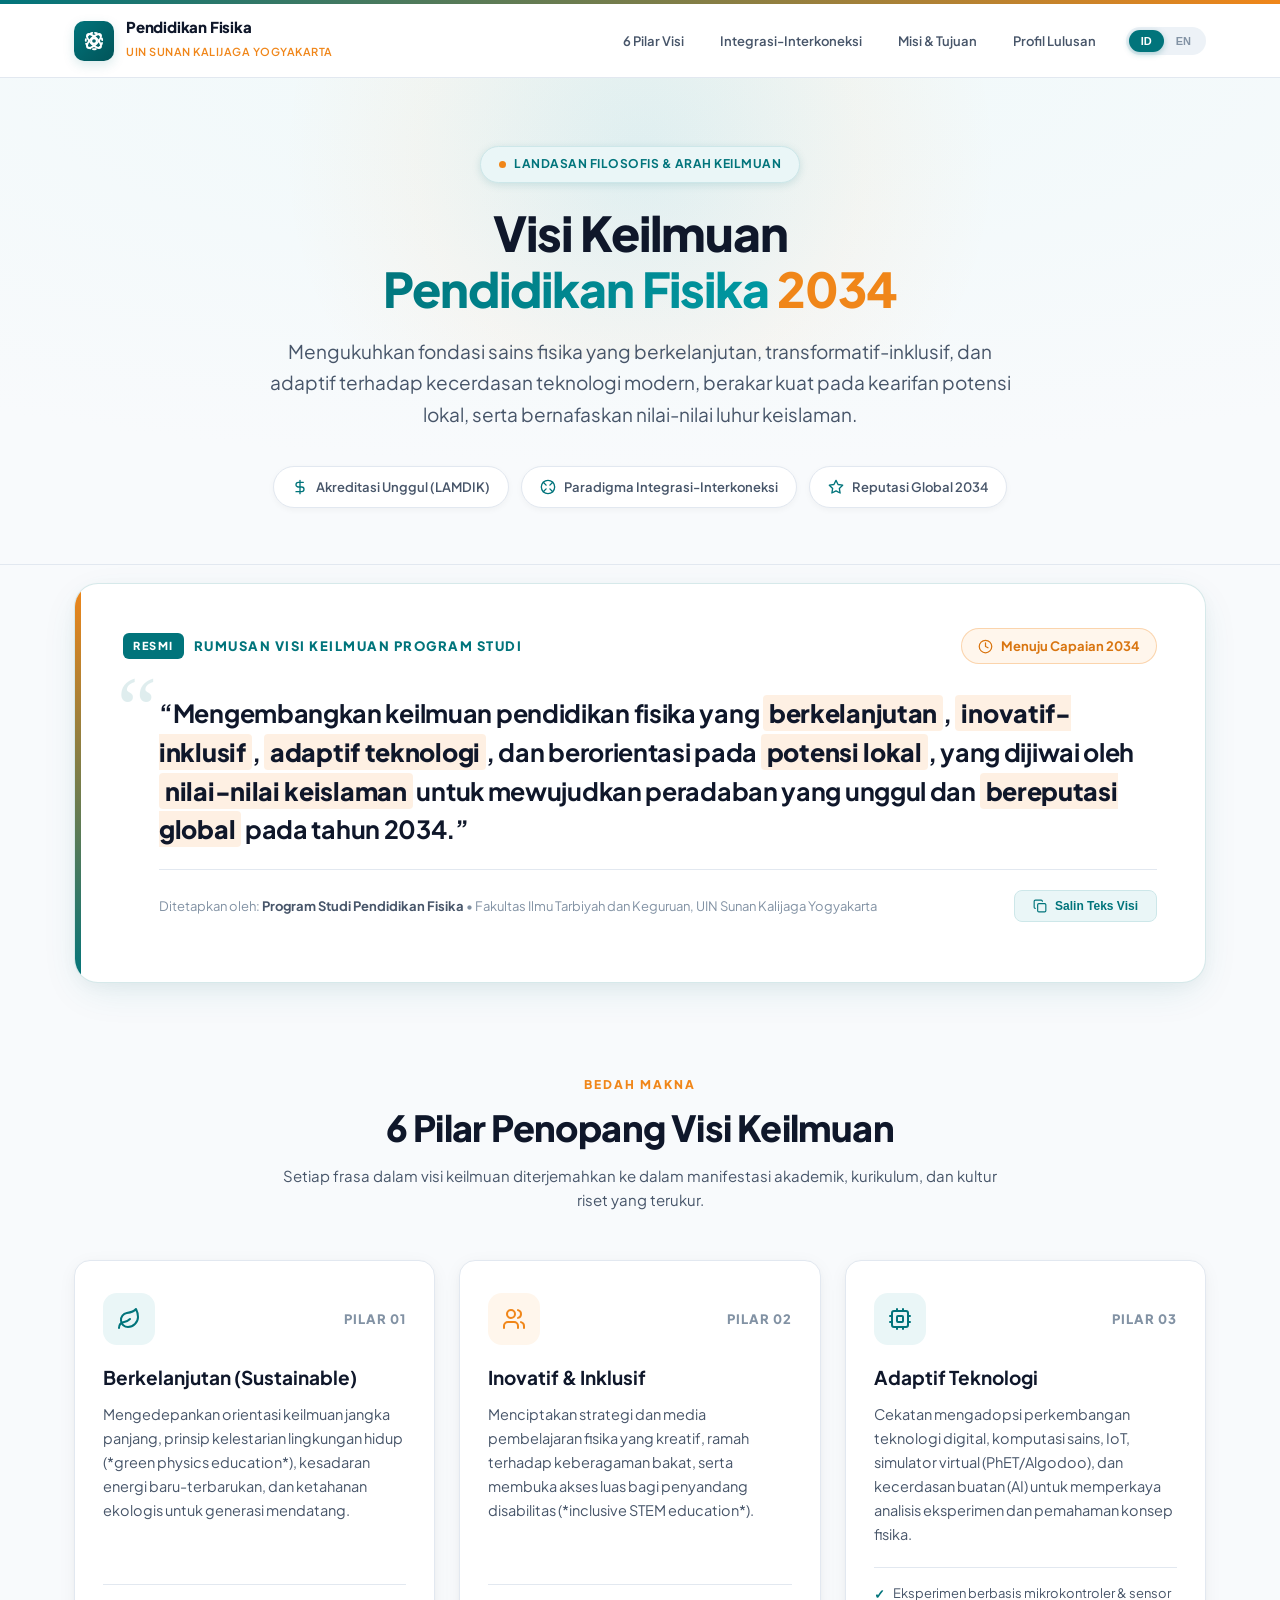
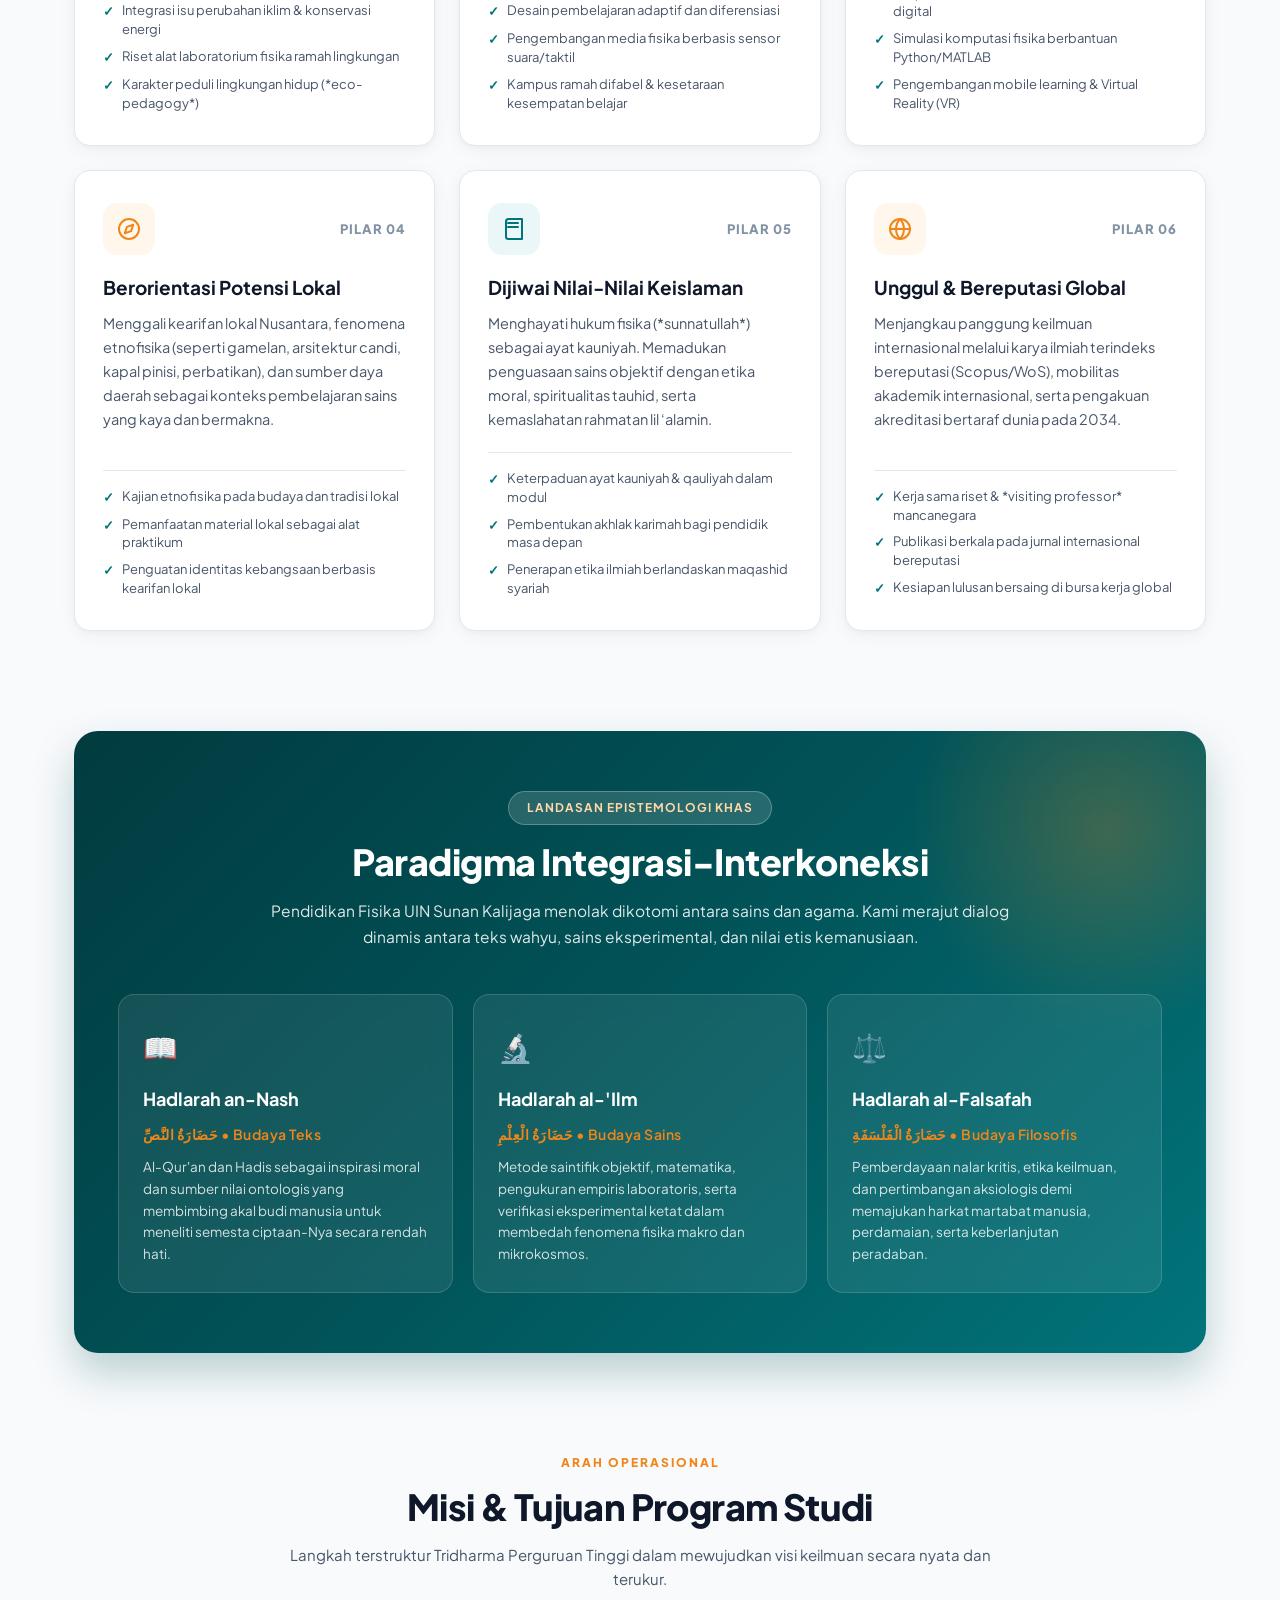
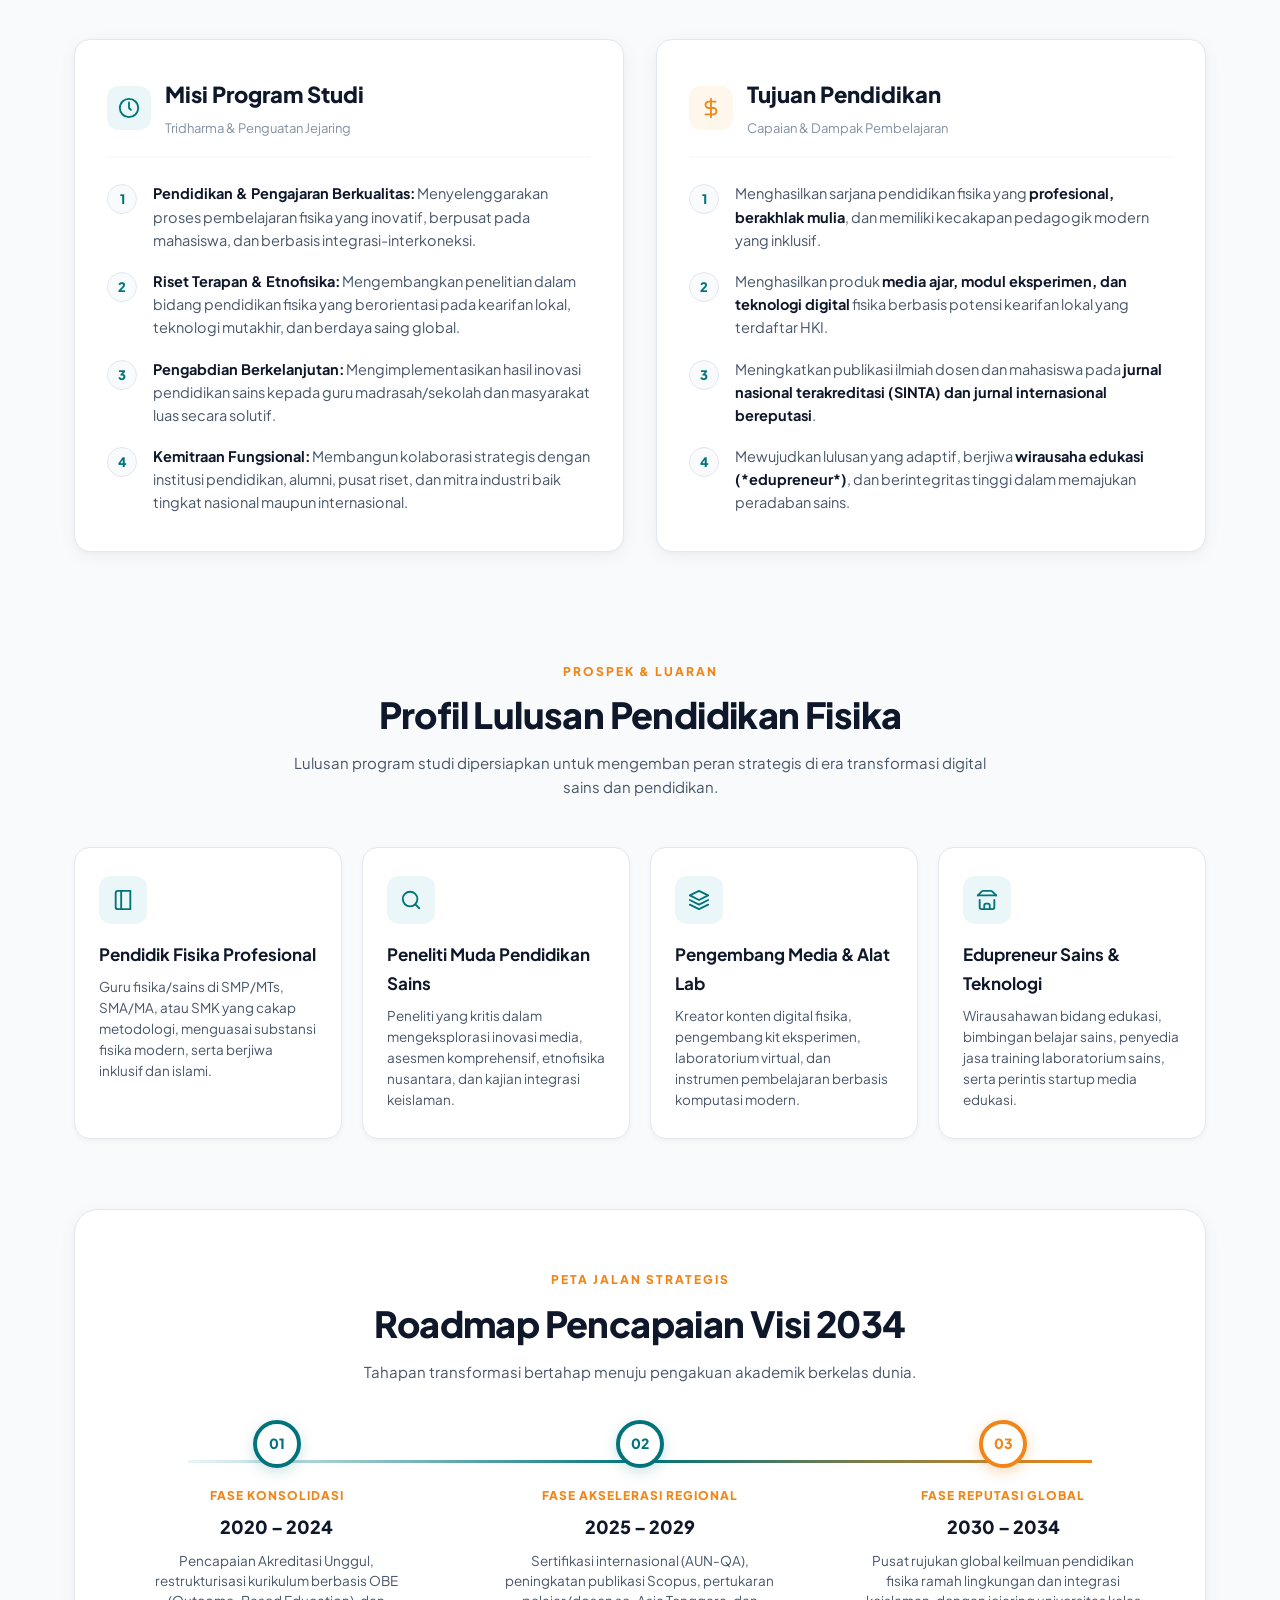
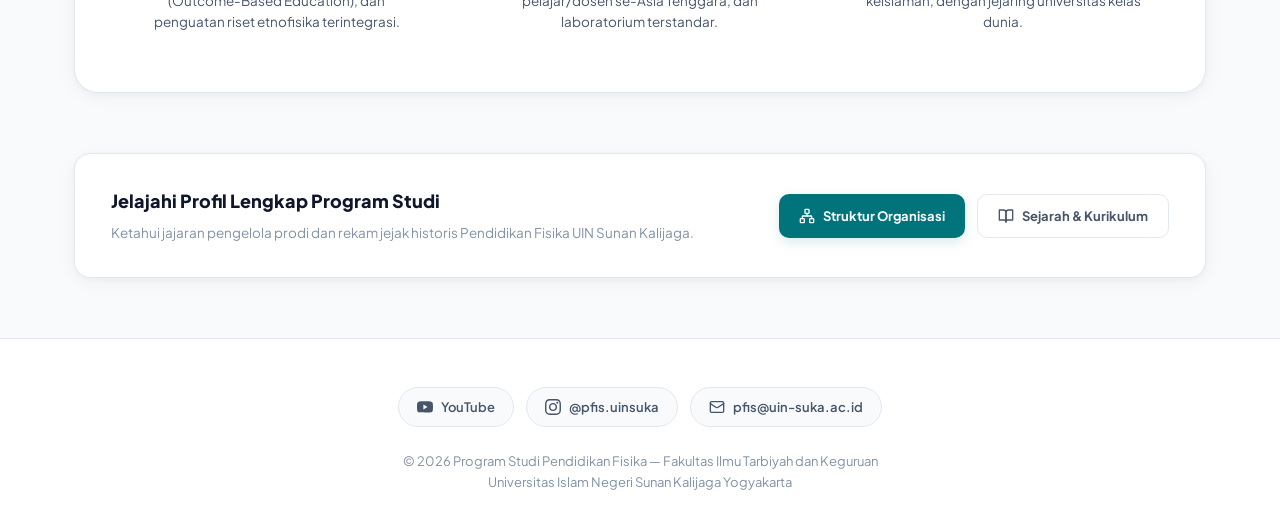
<file: visi-keilmuan.html>
<!DOCTYPE html>
<html lang="id">
<head>
  <meta charset="UTF-8" />
  <meta name="viewport" content="width=device-width, initial-scale=1.0" />
  <title>Visi Keilmuan - Pendidikan Fisika UIN Sunan Kalijaga Yogyakarta</title>
  <link rel="preconnect" href="https://fonts.googleapis.com">
  <link rel="preconnect" href="https://fonts.gstatic.com" crossorigin>
  <link href="https://fonts.googleapis.com/css2?family=Plus+Jakarta+Sans:ital,wght@0,300;0,400;0,500;0,600;0,700;0,800;1,400;1,600&display=swap" rel="stylesheet">
  
  <style>
    /* ============================================================
       VISI KEILMUAN — MODERN ELEGANT DESIGN
       Theme: White Dominant, Teal #01747b, Orange #f08619
       Typography: Plus Jakarta Sans
       ============================================================ */

    *, *::before, *::after {
      margin: 0;
      padding: 0;
      box-sizing: border-box;
    }

    :root {
      --orange: #f08619;
      --orange-hover: #d97510;
      --orange-glow: rgba(240, 134, 25, 0.18);
      --orange-soft: #fff6ec;
      --teal: #01747b;
      --teal-dark: #015459;
      --teal-deep: #013b3f;
      --teal-soft: #eaf6f7;
      --teal-glow: rgba(1, 116, 123, 0.15);
      --white: #ffffff;
      --bg-page: #f8fafc;
      --card-bg: #ffffff;
      --text-primary: #0f172a;
      --text-secondary: #475569;
      --text-muted: #8292a4;
      --border: #e2e8f0;
      --border-accent: #cde7e9;
      --shadow-sm: 0 2px 6px rgba(0, 0, 0, 0.04);
      --shadow-card: 0 4px 20px -2px rgba(15, 23, 42, 0.06), 0 2px 6px -1px rgba(15, 23, 42, 0.03);
      --shadow-hover: 0 16px 36px -4px rgba(1, 116, 123, 0.16), 0 4px 12px rgba(0, 0, 0, 0.04);
      --radius-sm: 10px;
      --radius: 16px;
      --radius-lg: 24px;
      --ease: cubic-bezier(0.34, 1.56, 0.64, 1);
      --smooth: cubic-bezier(0.4, 0, 0.2, 1);
    }

    html {
      scroll-behavior: smooth;
    }

    body {
      font-family: 'Plus Jakarta Sans', -apple-system, BlinkMacSystemFont, "Segoe UI", Roboto, sans-serif;
      background: var(--bg-page);
      color: var(--text-secondary);
      line-height: 1.7;
      overflow-x: hidden;
      -webkit-font-smoothing: antialiased;
    }

    /* Container */
    .vk-container {
      max-width: 1180px;
      margin: 0 auto;
      padding: 0 24px;
    }

    /* ============================================================
       TOP SLIDING ACCENT BAR & NAV BANNER
       ============================================================ */
    .top-gradient-bar {
      height: 4px;
      background: linear-gradient(90deg, var(--teal), var(--orange), var(--teal-dark), var(--orange));
      background-size: 300% 100%;
      animation: gradientShift 8s ease infinite;
    }

    @keyframes gradientShift {
      0%, 100% { background-position: 0% 50%; }
      50% { background-position: 100% 50%; }
    }

    /* Top Quick Navigation */
    .vk-nav {
      background: rgba(255, 255, 255, 0.95);
      backdrop-filter: blur(12px);
      border-bottom: 1px solid var(--border);
      position: sticky;
      top: 0;
      z-index: 100;
      transition: all 0.3s var(--smooth);
    }

    .vk-nav-inner {
      display: flex;
      justify-content: space-between;
      align-items: center;
      padding: 14px 24px;
      max-width: 1180px;
      margin: 0 auto;
    }

    .vk-brand {
      display: flex;
      align-items: center;
      gap: 12px;
      text-decoration: none;
    }

    .vk-brand-icon {
      width: 40px;
      height: 40px;
      border-radius: 10px;
      background: linear-gradient(135deg, var(--teal), var(--teal-dark));
      color: var(--white);
      display: flex;
      align-items: center;
      justify-content: center;
      font-size: 20px;
      box-shadow: 0 4px 12px var(--teal-glow);
    }

    .vk-brand-text h2 {
      font-size: 15px;
      font-weight: 800;
      color: var(--text-primary);
      line-height: 1.2;
      letter-spacing: -0.2px;
    }

    .vk-brand-text span {
      font-size: 11px;
      color: var(--orange);
      font-weight: 600;
      text-transform: uppercase;
      letter-spacing: 0.5px;
    }

    .vk-nav-links {
      display: flex;
      align-items: center;
      gap: 8px;
    }

    .vk-nav-link {
      font-size: 13px;
      font-weight: 600;
      color: var(--text-secondary);
      text-decoration: none;
      padding: 8px 14px;
      border-radius: 8px;
      transition: all 0.2s var(--smooth);
    }

    .vk-nav-link:hover {
      color: var(--teal);
      background: var(--teal-soft);
    }

    .lang-switcher {
      display: inline-flex;
      background: #edf2f7;
      border-radius: 30px;
      padding: 3px;
      margin-left: 8px;
    }

    .lang-btn {
      border: none;
      background: none;
      padding: 5px 12px;
      border-radius: 20px;
      font-size: 11px;
      font-weight: 700;
      cursor: pointer;
      color: var(--text-muted);
      transition: all 0.25s var(--smooth);
    }

    .lang-btn.active {
      background: var(--teal);
      color: var(--white);
      box-shadow: 0 2px 6px rgba(1, 116, 123, 0.3);
    }

    /* ============================================================
       HERO HEADER SECTION
       ============================================================ */
    .vk-hero {
      position: relative;
      background: radial-gradient(100% 80% at 50% 0%, #f0f9fa 0%, var(--bg-page) 100%);
      padding: 68px 0 56px;
      text-align: center;
      overflow: hidden;
      border-bottom: 1px solid var(--border);
    }

    .vk-hero::before {
      content: "";
      position: absolute;
      top: -120px;
      left: 50%;
      transform: translateX(-50%);
      width: 800px;
      height: 400px;
      background: radial-gradient(circle, rgba(1, 116, 123, 0.08) 0%, rgba(240, 134, 25, 0.04) 50%, transparent 80%);
      pointer-events: none;
      z-index: 0;
    }

    .vk-hero-inner {
      position: relative;
      z-index: 1;
      max-width: 860px;
      margin: 0 auto;
    }

    .vk-badge {
      display: inline-flex;
      align-items: center;
      gap: 8px;
      background: var(--teal-soft);
      border: 1px solid var(--border-accent);
      color: var(--teal);
      padding: 7px 18px;
      border-radius: 50px;
      font-size: 12px;
      font-weight: 700;
      letter-spacing: 0.5px;
      text-transform: uppercase;
      margin-bottom: 22px;
      box-shadow: 0 2px 8px var(--teal-glow);
    }

    .vk-badge-dot {
      width: 7px;
      height: 7px;
      background: var(--orange);
      border-radius: 50%;
      animation: pulse 2s infinite;
    }

    @keyframes pulse {
      0%, 100% { opacity: 1; transform: scale(1); }
      50% { opacity: 0.5; transform: scale(1.3); }
    }

    .vk-hero h1 {
      font-size: clamp(32px, 5vw, 48px);
      font-weight: 800;
      color: var(--text-primary);
      line-height: 1.18;
      letter-spacing: -1px;
      margin-bottom: 18px;
    }

    .vk-hero h1 span.accent {
      background: linear-gradient(135deg, var(--teal) 0%, #009aa4 100%);
      -webkit-background-clip: text;
      -webkit-text-fill-color: transparent;
    }

    .vk-hero h1 span.orange {
      color: var(--orange);
      -webkit-text-fill-color: var(--orange);
    }

    .vk-hero p.lead {
      font-size: clamp(16px, 2.2vw, 19px);
      color: var(--text-secondary);
      line-height: 1.65;
      font-weight: 400;
      max-width: 760px;
      margin: 0 auto 36px;
    }

    /* Highlight Tags */
    .vk-hero-tags {
      display: flex;
      justify-content: center;
      gap: 12px;
      flex-wrap: wrap;
    }

    .vk-tag {
      display: inline-flex;
      align-items: center;
      gap: 8px;
      background: var(--white);
      border: 1px solid var(--border);
      padding: 9px 18px;
      border-radius: 40px;
      font-size: 13px;
      font-weight: 600;
      color: var(--text-secondary);
      box-shadow: var(--shadow-sm);
      transition: all 0.25s var(--smooth);
    }

    .vk-tag svg {
      color: var(--teal);
      font-size: 16px;
    }

    .vk-tag:hover {
      border-color: var(--orange);
      color: var(--orange-hover);
      transform: translateY(-2px);
      box-shadow: 0 4px 12px var(--orange-glow);
    }

    /* ============================================================
       GRAND VISION CARD (THE CORE STATEMENT)
       ============================================================ */
    .vk-statement-section {
      padding: 48px 0 32px;
      margin-top: -30px;
      position: relative;
      z-index: 5;
    }

    .vk-statement-card {
      background: var(--white);
      border-radius: var(--radius-lg);
      border: 1px solid rgba(1, 116, 123, 0.16);
      box-shadow: 0 12px 40px -8px rgba(1, 116, 123, 0.12), 0 4px 16px rgba(0,0,0,0.03);
      padding: 44px 48px;
      position: relative;
      overflow: hidden;
    }

    .vk-statement-card::before {
      content: "";
      position: absolute;
      top: 0;
      left: 0;
      width: 6px;
      height: 100%;
      background: linear-gradient(180deg, var(--orange) 0%, var(--teal) 100%);
    }

    .vk-statement-header {
      display: flex;
      justify-content: space-between;
      align-items: center;
      margin-bottom: 24px;
      flex-wrap: wrap;
      gap: 16px;
    }

    .vk-statement-label {
      display: inline-flex;
      align-items: center;
      gap: 10px;
      font-size: 13px;
      font-weight: 800;
      letter-spacing: 1.5px;
      text-transform: uppercase;
      color: var(--teal);
    }

    .vk-statement-label-badge {
      background: var(--teal);
      color: var(--white);
      padding: 4px 10px;
      border-radius: 6px;
      font-size: 11px;
    }

    .vk-target-year {
      display: inline-flex;
      align-items: center;
      gap: 8px;
      background: var(--orange-soft);
      border: 1px solid rgba(240, 134, 25, 0.3);
      color: var(--orange-hover);
      font-weight: 700;
      font-size: 13px;
      padding: 6px 16px;
      border-radius: 30px;
    }

    .vk-quote-body {
      position: relative;
      padding: 6px 0 16px 36px;
    }

    .vk-quote-mark {
      position: absolute;
      left: -6px;
      top: -24px;
      font-size: 90px;
      color: var(--teal);
      opacity: 0.12;
      font-family: Georgia, serif;
      line-height: 1;
      user-select: none;
    }

    .vk-quote-text {
      font-size: clamp(20px, 2.7vw, 25px);
      font-weight: 700;
      color: var(--text-primary);
      line-height: 1.55;
      letter-spacing: -0.3px;
      margin-bottom: 20px;
    }

    .vk-quote-text mark {
      background: rgba(240, 134, 25, 0.12);
      color: var(--text-primary);
      padding: 2px 6px;
      border-radius: 4px;
      font-weight: 800;
    }

    .vk-quote-footer {
      display: flex;
      justify-content: space-between;
      align-items: center;
      padding-top: 20px;
      border-top: 1px solid var(--border);
      flex-wrap: wrap;
      gap: 16px;
    }

    .vk-source-info {
      font-size: 13px;
      color: var(--text-muted);
    }

    .vk-source-info strong {
      color: var(--text-secondary);
    }

    .copy-btn {
      display: inline-flex;
      align-items: center;
      gap: 8px;
      background: var(--teal-soft);
      border: 1px solid var(--border-accent);
      color: var(--teal);
      padding: 8px 18px;
      border-radius: 8px;
      font-size: 12px;
      font-weight: 700;
      cursor: pointer;
      transition: all 0.2s var(--smooth);
    }

    .copy-btn:hover {
      background: var(--teal);
      color: var(--white);
    }

    /* ============================================================
       SECTION TITLE COMPONENT
       ============================================================ */
    .section-title-wrap {
      text-align: center;
      max-width: 720px;
      margin: 0 auto 48px;
    }

    .section-category {
      font-size: 12px;
      font-weight: 800;
      letter-spacing: 2px;
      text-transform: uppercase;
      color: var(--orange);
      margin-bottom: 10px;
      display: block;
    }

    .section-title {
      font-size: clamp(26px, 3.5vw, 36px);
      font-weight: 800;
      color: var(--text-primary);
      line-height: 1.25;
      letter-spacing: -0.6px;
      margin-bottom: 14px;
    }

    .section-subtitle {
      font-size: 15px;
      color: var(--text-secondary);
      line-height: 1.6;
    }

    /* ============================================================
       6 CORE PILLARS GRID
       ============================================================ */
    .vk-pillars-section {
      padding: 60px 0;
    }

    .pillars-grid {
      display: grid;
      grid-template-columns: repeat(auto-fit, minmax(340px, 1fr));
      gap: 24px;
    }

    .pillar-card {
      background: var(--card-bg);
      border: 1px solid var(--border);
      border-radius: var(--radius);
      padding: 32px 28px;
      box-shadow: var(--shadow-card);
      transition: all 0.35s var(--smooth);
      position: relative;
      display: flex;
      flex-direction: column;
      overflow: hidden;
    }

    .pillar-card::before {
      content: "";
      position: absolute;
      top: 0;
      left: 0;
      right: 0;
      height: 3px;
      background: transparent;
      transition: all 0.3s var(--smooth);
    }

    .pillar-card:hover {
      transform: translateY(-6px);
      box-shadow: var(--shadow-hover);
      border-color: var(--border-accent);
    }

    .pillar-card:hover::before {
      background: linear-gradient(90deg, var(--teal), var(--orange));
    }

    .pillar-top {
      display: flex;
      align-items: center;
      justify-content: space-between;
      margin-bottom: 20px;
    }

    .pillar-icon-box {
      width: 52px;
      height: 52px;
      border-radius: 14px;
      display: flex;
      align-items: center;
      justify-content: center;
      font-size: 24px;
      transition: all 0.3s var(--smooth);
    }

    .pillar-icon-box.teal {
      background: var(--teal-soft);
      color: var(--teal);
    }

    .pillar-icon-box.orange {
      background: var(--orange-soft);
      color: var(--orange);
    }

    .pillar-card:hover .pillar-icon-box.teal {
      background: var(--teal);
      color: var(--white);
      transform: scale(1.08) rotate(-4deg);
    }

    .pillar-card:hover .pillar-icon-box.orange {
      background: var(--orange);
      color: var(--white);
      transform: scale(1.08) rotate(4deg);
    }

    .pillar-number {
      font-size: 13px;
      font-weight: 800;
      color: var(--text-muted);
      letter-spacing: 1px;
    }

    .pillar-title {
      font-size: 19px;
      font-weight: 700;
      color: var(--text-primary);
      margin-bottom: 12px;
      line-height: 1.35;
    }

    .pillar-desc {
      font-size: 14.5px;
      color: var(--text-secondary);
      line-height: 1.65;
      margin-bottom: 20px;
      flex-grow: 1;
    }

    .pillar-highlights {
      list-style: none;
      padding-top: 16px;
      border-top: 1px solid var(--border);
      display: flex;
      flex-direction: column;
      gap: 8px;
    }

    .pillar-highlights li {
      font-size: 13px;
      color: var(--text-secondary);
      display: flex;
      align-items: flex-start;
      gap: 8px;
      line-height: 1.45;
    }

    .pillar-highlights li::before {
      content: "✓";
      color: var(--teal);
      font-weight: 800;
      font-size: 13px;
      margin-top: 1px;
    }

    /* ============================================================
       INTEGRASI-INTERKONEKSI BANNER (DISTINGSI KHAS UIN SUKA)
       ============================================================ */
    .integrasi-section {
      padding: 60px 0;
      background: linear-gradient(135deg, var(--teal-deep) 0%, var(--teal-dark) 50%, var(--teal) 100%);
      color: var(--white);
      border-radius: var(--radius-lg);
      margin: 40px auto;
      position: relative;
      overflow: hidden;
      box-shadow: 0 20px 40px rgba(1, 84, 89, 0.25);
    }

    .integrasi-section::before {
      content: "";
      position: absolute;
      top: -100px;
      right: -100px;
      width: 400px;
      height: 400px;
      border-radius: 50%;
      background: radial-gradient(circle, rgba(240, 134, 25, 0.25) 0%, transparent 70%);
      pointer-events: none;
    }

    .integrasi-inner {
      padding: 0 44px;
      position: relative;
      z-index: 2;
    }

    .integrasi-header {
      text-align: center;
      max-width: 780px;
      margin: 0 auto 44px;
    }

    .integrasi-badge {
      display: inline-block;
      background: rgba(255, 255, 255, 0.15);
      border: 1px solid rgba(255, 255, 255, 0.25);
      padding: 6px 18px;
      border-radius: 30px;
      font-size: 12px;
      font-weight: 700;
      letter-spacing: 1px;
      text-transform: uppercase;
      color: #ffd8a8;
      margin-bottom: 14px;
    }

    .integrasi-header h2 {
      font-size: clamp(26px, 3.8vw, 36px);
      font-weight: 800;
      line-height: 1.25;
      letter-spacing: -0.5px;
      margin-bottom: 14px;
      color: var(--white);
    }

    .integrasi-header p {
      font-size: 15.5px;
      color: rgba(255, 255, 255, 0.88);
      line-height: 1.65;
    }

    .integrasi-triad {
      display: grid;
      grid-template-columns: repeat(auto-fit, minmax(280px, 1fr));
      gap: 20px;
    }

    .triad-box {
      background: rgba(255, 255, 255, 0.08);
      backdrop-filter: blur(10px);
      border: 1px solid rgba(255, 255, 255, 0.15);
      border-radius: var(--radius);
      padding: 28px 24px;
      transition: all 0.3s var(--smooth);
    }

    .triad-box:hover {
      background: rgba(255, 255, 255, 0.14);
      transform: translateY(-4px);
      border-color: var(--orange);
    }

    .triad-icon {
      font-size: 28px;
      margin-bottom: 14px;
      display: inline-block;
    }

    .triad-title {
      font-size: 18px;
      font-weight: 700;
      color: #fff;
      margin-bottom: 8px;
    }

    .triad-arabic {
      font-size: 14px;
      color: var(--orange);
      font-weight: 600;
      margin-bottom: 10px;
      letter-spacing: 0.5px;
    }

    .triad-desc {
      font-size: 13.5px;
      color: rgba(255, 255, 255, 0.82);
      line-height: 1.6;
    }

    /* ============================================================
       MISI & TUJUAN SECTION
       ============================================================ */
    .misi-tujuan-section {
      padding: 60px 0;
    }

    .mt-grid {
      display: grid;
      grid-template-columns: repeat(2, 1fr);
      gap: 32px;
    }

    .mt-column {
      background: var(--white);
      border-radius: var(--radius);
      border: 1px solid var(--border);
      padding: 36px 32px;
      box-shadow: var(--shadow-card);
    }

    .mt-column-header {
      display: flex;
      align-items: center;
      gap: 14px;
      margin-bottom: 24px;
      padding-bottom: 16px;
      border-bottom: 2px solid var(--bg-page);
    }

    .mt-column-icon {
      width: 44px;
      height: 44px;
      border-radius: 12px;
      display: flex;
      align-items: center;
      justify-content: center;
      font-size: 20px;
    }

    .mt-column-icon.misi {
      background: var(--teal-soft);
      color: var(--teal);
    }

    .mt-column-icon.tujuan {
      background: var(--orange-soft);
      color: var(--orange);
    }

    .mt-column-header h3 {
      font-size: 22px;
      font-weight: 800;
      color: var(--text-primary);
    }

    .mt-list {
      list-style: none;
      display: flex;
      flex-direction: column;
      gap: 18px;
    }

    .mt-item {
      display: flex;
      gap: 16px;
      align-items: flex-start;
    }

    .mt-num {
      width: 30px;
      height: 30px;
      border-radius: 50%;
      background: var(--bg-page);
      border: 1px solid var(--border);
      display: flex;
      align-items: center;
      justify-content: center;
      font-size: 13px;
      font-weight: 800;
      color: var(--teal);
      flex-shrink: 0;
      margin-top: 2px;
    }

    .mt-text {
      font-size: 14.5px;
      color: var(--text-secondary);
      line-height: 1.6;
    }

    .mt-text strong {
      color: var(--text-primary);
    }

    /* ============================================================
       GRADUATE PROFILE / PROFIL LULUSAN
       ============================================================ */
    .profile-section {
      padding: 50px 0 70px;
    }

    .profile-grid {
      display: grid;
      grid-template-columns: repeat(auto-fit, minmax(260px, 1fr));
      gap: 20px;
    }

    .profile-card {
      background: var(--white);
      border: 1px solid var(--border);
      border-radius: var(--radius);
      padding: 28px 24px;
      box-shadow: var(--shadow-sm);
      transition: all 0.3s var(--smooth);
      position: relative;
    }

    .profile-card:hover {
      transform: translateY(-4px);
      box-shadow: var(--shadow-hover);
      border-color: var(--teal);
    }

    .profile-icon {
      width: 48px;
      height: 48px;
      border-radius: 12px;
      background: var(--teal-soft);
      color: var(--teal);
      display: flex;
      align-items: center;
      justify-content: center;
      font-size: 22px;
      margin-bottom: 16px;
      transition: all 0.3s var(--smooth);
    }

    .profile-card:hover .profile-icon {
      background: var(--orange);
      color: var(--white);
      transform: rotate(6deg);
    }

    .profile-role {
      font-size: 17px;
      font-weight: 700;
      color: var(--text-primary);
      margin-bottom: 8px;
    }

    .profile-desc {
      font-size: 13.5px;
      color: var(--text-secondary);
      line-height: 1.55;
    }

    /* ============================================================
       TARGET ROADMAP / MILESTONES TOWARD 2034
       ============================================================ */
    .roadmap-section {
      padding: 60px 0;
      background: var(--white);
      border-radius: var(--radius-lg);
      border: 1px solid var(--border);
      box-shadow: var(--shadow-card);
      margin-bottom: 60px;
    }

    .roadmap-timeline {
      display: grid;
      grid-template-columns: repeat(3, 1fr);
      gap: 24px;
      position: relative;
      margin-top: 36px;
      padding: 0 32px;
    }

    .roadmap-timeline::before {
      content: "";
      position: absolute;
      top: 40px;
      left: 10%;
      right: 10%;
      height: 3px;
      background: linear-gradient(90deg, var(--teal-soft), var(--teal), var(--orange));
      z-index: 1;
    }

    .roadmap-item {
      position: relative;
      z-index: 2;
      text-align: center;
      display: flex;
      flex-direction: column;
      align-items: center;
    }

    .roadmap-node {
      width: 48px;
      height: 48px;
      border-radius: 50%;
      background: var(--white);
      border: 4px solid var(--teal);
      display: flex;
      align-items: center;
      justify-content: center;
      font-weight: 800;
      font-size: 14px;
      color: var(--teal);
      box-shadow: 0 4px 14px rgba(1, 116, 123, 0.2);
      margin-bottom: 18px;
      transition: all 0.3s var(--smooth);
    }

    .roadmap-item:last-child .roadmap-node {
      border-color: var(--orange);
      color: var(--orange);
      box-shadow: 0 4px 14px rgba(240, 134, 25, 0.3);
    }

    .roadmap-item:hover .roadmap-node {
      transform: scale(1.15);
      background: var(--teal);
      color: var(--white);
    }

    .roadmap-item:last-child:hover .roadmap-node {
      background: var(--orange);
      color: var(--white);
    }

    .roadmap-phase {
      font-size: 12px;
      font-weight: 800;
      text-transform: uppercase;
      letter-spacing: 1px;
      color: var(--orange);
      margin-bottom: 6px;
    }

    .roadmap-year {
      font-size: 18px;
      font-weight: 800;
      color: var(--text-primary);
      margin-bottom: 8px;
    }

    .roadmap-summary {
      font-size: 13.5px;
      color: var(--text-secondary);
      line-height: 1.5;
      max-width: 280px;
    }

    /* ============================================================
       NAVIGATION FOOTER & CROSS LINKS
       ============================================================ */
    .vk-cross-nav {
      background: var(--white);
      border: 1px solid var(--border);
      border-radius: var(--radius);
      padding: 32px 36px;
      display: flex;
      justify-content: space-between;
      align-items: center;
      flex-wrap: wrap;
      gap: 20px;
      box-shadow: var(--shadow-card);
      margin-bottom: 60px;
    }

    .cross-nav-info h4 {
      font-size: 18px;
      font-weight: 800;
      color: var(--text-primary);
      margin-bottom: 6px;
    }

    .cross-nav-info p {
      font-size: 13.5px;
      color: var(--text-muted);
    }

    .cross-nav-buttons {
      display: flex;
      gap: 12px;
      flex-wrap: wrap;
    }

    .btn-page {
      display: inline-flex;
      align-items: center;
      gap: 8px;
      padding: 10px 20px;
      border-radius: 10px;
      font-size: 13px;
      font-weight: 700;
      text-decoration: none;
      transition: all 0.25s var(--smooth);
    }

    .btn-page.primary {
      background: var(--teal);
      color: var(--white);
      box-shadow: 0 4px 12px var(--teal-glow);
    }

    .btn-page.primary:hover {
      background: var(--teal-dark);
      transform: translateY(-2px);
    }

    .btn-page.secondary {
      background: var(--white);
      border: 1px solid var(--border);
      color: var(--text-secondary);
    }

    .btn-page.secondary:hover {
      border-color: var(--orange);
      color: var(--orange);
      transform: translateY(-2px);
    }

    /* ============================================================
       MAIN FOOTER
       ============================================================ */
    .vk-footer {
      background: var(--white);
      border-top: 1px solid var(--border);
      padding: 48px 0 36px;
      text-align: center;
    }

    .footer-social-links {
      display: flex;
      justify-content: center;
      gap: 12px;
      margin-bottom: 24px;
      flex-wrap: wrap;
    }

    .footer-social-links a {
      display: inline-flex;
      align-items: center;
      gap: 8px;
      background: var(--bg-page);
      border: 1px solid var(--border);
      padding: 8px 18px;
      border-radius: 50px;
      font-size: 13px;
      font-weight: 600;
      color: var(--text-secondary);
      text-decoration: none;
      transition: all 0.25s var(--smooth);
    }

    .footer-social-links a:hover {
      background: var(--teal-soft);
      border-color: var(--teal);
      color: var(--teal);
      transform: translateY(-2px);
    }

    .footer-copyright {
      font-size: 13px;
      color: var(--text-muted);
      line-height: 1.6;
    }

    /* ============================================================
       SCROLL ANIMATIONS (Fade-In Effect)
       ============================================================ */
    .vk-fade {
      opacity: 0;
      transform: translateY(24px);
      transition: opacity 0.6s var(--smooth), transform 0.6s var(--smooth);
    }

    .vk-fade.visible {
      opacity: 1;
      transform: translateY(0);
    }

    .vk-delay-1 { transition-delay: 0.1s; }
    .vk-delay-2 { transition-delay: 0.2s; }
    .vk-delay-3 { transition-delay: 0.3s; }
    .vk-delay-4 { transition-delay: 0.4s; }

    /* ============================================================
       RESPONSIVE BREAKPOINTS
       ============================================================ */
    @media (max-width: 900px) {
      .mt-grid {
        grid-template-columns: 1fr;
      }
      .roadmap-timeline {
        grid-template-columns: 1fr;
        gap: 36px;
      }
      .roadmap-timeline::before {
        display: none;
      }
      .vk-statement-card {
        padding: 32px 24px;
      }
      .vk-quote-body {
        padding-left: 0;
      }
      .vk-quote-mark {
        display: none;
      }
    }

    @media (max-width: 640px) {
      .vk-nav-inner {
        flex-direction: column;
        gap: 14px;
      }
      .vk-cross-nav {
        flex-direction: column;
        text-align: center;
      }
      .cross-nav-buttons {
        justify-content: center;
      }
      .pillars-grid {
        grid-template-columns: 1fr;
      }
      .integrasi-inner {
        padding: 0 20px;
      }
    }
  </style>
</head>
<body>

  <!-- Top Gradient Accent -->
  <div class="top-gradient-bar"></div>

  <!-- Sticky Navigation Bar -->
  <nav class="vk-nav">
    <div class="vk-nav-inner">
      <a href="#" class="vk-brand">
        <div class="vk-brand-icon">
          <!-- Atom / Science SVG Icon -->
          <svg xmlns="http://www.w3.org/2000/svg" width="22" height="22" viewBox="0 0 24 24" fill="none" stroke="currentColor" stroke-width="2" stroke-linecap="round" stroke-linejoin="round">
            <circle cx="12" cy="12" r="3"></circle>
            <path d="M12 21a9 9 0 0 0 9-9 9 9 0 0 0-9-9 9 9 0 0 0-9 9 9 9 0 0 0 9 9Z" stroke-dasharray="2 3"></path>
            <ellipse cx="12" cy="12" rx="10" ry="4" transform="rotate(45 12 12)"></ellipse>
            <ellipse cx="12" cy="12" rx="10" ry="4" transform="rotate(-45 12 12)"></ellipse>
          </svg>
        </div>
        <div class="vk-brand-text">
          <h2 data-id="brand-title">Pendidikan Fisika</h2>
          <span data-id="brand-sub">UIN Sunan Kalijaga Yogyakarta</span>
        </div>
      </a>

      <div class="vk-nav-links">
        <a href="#pilar" class="vk-nav-link" data-id="nav-pilar">6 Pilar Visi</a>
        <a href="#integrasi" class="vk-nav-link" data-id="nav-integrasi">Integrasi-Interkoneksi</a>
        <a href="#misi-tujuan" class="vk-nav-link" data-id="nav-misi">Misi &amp; Tujuan</a>
        <a href="#profil" class="vk-nav-link" data-id="nav-profil">Profil Lulusan</a>
        
        <!-- Language Switcher -->
        <div class="lang-switcher">
          <button id="btn-id" class="lang-btn active" onclick="switchLanguage('id')">ID</button>
          <button id="btn-en" class="lang-btn" onclick="switchLanguage('en')">EN</button>
        </div>
      </div>
    </div>
  </nav>

  <!-- ============================================================
       HERO SECTION
       ============================================================ -->
  <header class="vk-hero">
    <div class="vk-container vk-hero-inner">
      <div class="vk-badge vk-fade">
        <span class="vk-badge-dot"></span>
        <span data-id="hero-badge">Landasan Filosofis &amp; Arah Keilmuan</span>
      </div>

      <h1 class="vk-fade vk-delay-1">
        <span data-id="hero-title-1">Visi Keilmuan</span><br />
        <span class="accent" data-id="hero-title-2">Pendidikan Fisika</span> <span class="orange">2034</span>
      </h1>

      <p class="lead vk-fade vk-delay-2" data-id="hero-lead">
        Mengukuhkan fondasi sains fisika yang berkelanjutan, transformatif-inklusif, dan adaptif terhadap kecerdasan teknologi modern, berakar kuat pada kearifan potensi lokal, serta bernafaskan nilai-nilai luhur keislaman.
      </p>

      <div class="vk-hero-tags vk-fade vk-delay-3">
        <div class="vk-tag">
          <svg xmlns="http://www.w3.org/2000/svg" width="16" height="16" viewBox="0 0 24 24" fill="none" stroke="currentColor" stroke-width="2" stroke-linecap="round" stroke-linejoin="round"><path d="M12 2v20M17 5H9.5a3.5 3.5 0 0 0 0 7h5a3.5 3.5 0 0 1 0 7H6"/></svg>
          <span data-id="tag-akreditasi">Akreditasi Unggul (LAMDIK)</span>
        </div>
        <div class="vk-tag">
          <svg xmlns="http://www.w3.org/2000/svg" width="16" height="16" viewBox="0 0 24 24" fill="none" stroke="currentColor" stroke-width="2" stroke-linecap="round" stroke-linejoin="round"><circle cx="12" cy="12" r="10"/><path d="m4.93 4.93 4.24 4.24"/><path d="m14.83 9.17 4.24-4.24"/><path d="m14.83 14.83 4.24 4.24"/><path d="m9.17 14.83-4.24 4.24"/></svg>
          <span data-id="tag-paradigma">Paradigma Integrasi-Interkoneksi</span>
        </div>
        <div class="vk-tag">
          <svg xmlns="http://www.w3.org/2000/svg" width="16" height="16" viewBox="0 0 24 24" fill="none" stroke="currentColor" stroke-width="2" stroke-linecap="round" stroke-linejoin="round"><polygon points="12 2 15.09 8.26 22 9.27 17 14.14 18.18 21.02 12 17.77 5.82 21.02 7 14.14 2 9.27 8.91 8.26 12 2"/></svg>
          <span data-id="tag-reputasi">Reputasi Global 2034</span>
        </div>
      </div>
    </div>
  </header>

  <!-- ============================================================
       GRAND VISION CARD (THE CORE STATEMENT)
       ============================================================ -->
  <section class="vk-statement-section">
    <div class="vk-container">
      <div class="vk-statement-card vk-fade">
        <div class="vk-statement-header">
          <div class="vk-statement-label">
            <span class="vk-statement-label-badge">RESMI</span>
            <span data-id="statement-label">Rumusan Visi Keilmuan Program Studi</span>
          </div>
          <div class="vk-target-year">
            <svg xmlns="http://www.w3.org/2000/svg" width="15" height="15" viewBox="0 0 24 24" fill="none" stroke="currentColor" stroke-width="2" stroke-linecap="round" stroke-linejoin="round"><circle cx="12" cy="12" r="10"/><polyline points="12 6 12 12 16 14"/></svg>
            <span data-id="target-badge">Menuju Capaian 2034</span>
          </div>
        </div>

        <div class="vk-quote-body">
          <div class="vk-quote-mark">&ldquo;</div>
          <blockquote class="vk-quote-text" id="quoteText" data-id="core-vision-text">
            &ldquo;Mengembangkan keilmuan pendidikan fisika yang <mark>berkelanjutan</mark>, <mark>inovatif-inklusif</mark>, <mark>adaptif teknologi</mark>, dan berorientasi pada <mark>potensi lokal</mark>, yang dijiwai oleh <mark>nilai-nilai keislaman</mark> untuk mewujudkan peradaban yang unggul dan <mark>bereputasi global</mark> pada tahun 2034.&rdquo;
          </blockquote>

          <div class="vk-quote-footer">
            <div class="vk-source-info" data-id="quote-source">
              Ditetapkan oleh: <strong>Program Studi Pendidikan Fisika</strong> &bull; Fakultas Ilmu Tarbiyah dan Keguruan, UIN Sunan Kalijaga Yogyakarta
            </div>
            <button class="copy-btn" onclick="copyVisionText()" id="btnCopy">
              <svg xmlns="http://www.w3.org/2000/svg" width="14" height="14" viewBox="0 0 24 24" fill="none" stroke="currentColor" stroke-width="2" stroke-linecap="round" stroke-linejoin="round"><rect width="14" height="14" x="8" y="8" rx="2" ry="2"/><path d="M4 16c-1.1 0-2-.9-2-2V4c0-1.1.9-2 2-2h10c1.1 0 2 .9 2 2"/></svg>
              <span id="copyBtnText">Salin Teks Visi</span>
            </button>
          </div>
        </div>
      </div>
    </div>
  </section>

  <!-- ============================================================
       6 CORE PILLARS SECTION
       ============================================================ -->
  <section class="vk-pillars-section" id="pilar">
    <div class="vk-container">
      <div class="section-title-wrap vk-fade">
        <span class="section-category" data-id="pillar-cat">Bedah Makna</span>
        <h2 class="section-title" data-id="pillar-title">6 Pilar Penopang Visi Keilmuan</h2>
        <p class="section-subtitle" data-id="pillar-subtitle">
          Setiap frasa dalam visi keilmuan diterjemahkan ke dalam manifestasi akademik, kurikulum, dan kultur riset yang terukur.
        </p>
      </div>

      <div class="pillars-grid">
        <!-- Pilar 1 -->
        <div class="pillar-card vk-fade vk-delay-1">
          <div class="pillar-top">
            <div class="pillar-icon-box teal">
              <!-- Leaf / Sustainability -->
              <svg xmlns="http://www.w3.org/2000/svg" width="24" height="24" viewBox="0 0 24 24" fill="none" stroke="currentColor" stroke-width="2" stroke-linecap="round" stroke-linejoin="round"><path d="M11 20A7 7 0 0 1 9.8 6.1C15.5 5 17 4.48 19 2c1 2 2 4.18 2 8 0 5.5-4.78 10-10 10Z"/><path d="M2 21c0-3 1.85-5.36 5.08-6C9.5 14.52 12 13 13 12"/></svg>
            </div>
            <span class="pillar-number">PILAR 01</span>
          </div>
          <h3 class="pillar-title" data-id="p1-title">Berkelanjutan (Sustainable)</h3>
          <p class="pillar-desc" data-id="p1-desc">
            Mengedepankan orientasi keilmuan jangka panjang, prinsip kelestarian lingkungan hidup (*green physics education*), kesadaran energi baru-terbarukan, dan ketahanan ekologis untuk generasi mendatang.
          </p>
          <ul class="pillar-highlights">
            <li data-id="p1-h1">Integrasi isu perubahan iklim &amp; konservasi energi</li>
            <li data-id="p1-h2">Riset alat laboratorium fisika ramah lingkungan</li>
            <li data-id="p1-h3">Karakter peduli lingkungan hidup (*eco-pedagogy*)</li>
          </ul>
        </div>

        <!-- Pilar 2 -->
        <div class="pillar-card vk-fade vk-delay-2">
          <div class="pillar-top">
            <div class="pillar-icon-box orange">
              <!-- Heart / Hands / Inclusive -->
              <svg xmlns="http://www.w3.org/2000/svg" width="24" height="24" viewBox="0 0 24 24" fill="none" stroke="currentColor" stroke-width="2" stroke-linecap="round" stroke-linejoin="round"><path d="M16 21v-2a4 4 0 0 0-4-4H6a4 4 0 0 0-4 4v2"/><circle cx="9" cy="7" r="4"/><path d="M22 21v-2a4 4 0 0 0-3-3.87"/><path d="M16 3.13a4 4 0 0 1 0 7.75"/></svg>
            </div>
            <span class="pillar-number">PILAR 02</span>
          </div>
          <h3 class="pillar-title" data-id="p2-title">Inovatif &amp; Inklusif</h3>
          <p class="pillar-desc" data-id="p2-desc">
            Menciptakan strategi dan media pembelajaran fisika yang kreatif, ramah terhadap keberagaman bakat, serta membuka akses luas bagi penyandang disabilitas (*inclusive STEM education*).
          </p>
          <ul class="pillar-highlights">
            <li data-id="p2-h1">Desain pembelajaran adaptif dan diferensiasi</li>
            <li data-id="p2-h2">Pengembangan media fisika berbasis sensor suara/taktil</li>
            <li data-id="p2-h3">Kampus ramah difabel &amp; kesetaraan kesempatan belajar</li>
          </ul>
        </div>

        <!-- Pilar 3 -->
        <div class="pillar-card vk-fade vk-delay-3">
          <div class="pillar-top">
            <div class="pillar-icon-box teal">
              <!-- CPU / Tech -->
              <svg xmlns="http://www.w3.org/2000/svg" width="24" height="24" viewBox="0 0 24 24" fill="none" stroke="currentColor" stroke-width="2" stroke-linecap="round" stroke-linejoin="round"><rect width="16" height="16" x="4" y="4" rx="2"/><rect width="6" height="6" x="9" y="9" rx="1"/><path d="M15 2v2"/><path d="M15 20v2"/><path d="M2 15h2"/><path d="M2 9h2"/><path d="M20 15h2"/><path d="M20 9h2"/><path d="M9 2v2"/><path d="M9 20v2"/></svg>
            </div>
            <span class="pillar-number">PILAR 03</span>
          </div>
          <h3 class="pillar-title" data-id="p3-title">Adaptif Teknologi</h3>
          <p class="pillar-desc" data-id="p3-desc">
            Cekatan mengadopsi perkembangan teknologi digital, komputasi sains, IoT, simulator virtual (PhET/Algodoo), dan kecerdasan buatan (AI) untuk memperkaya analisis eksperimen dan pemahaman konsep fisika.
          </p>
          <ul class="pillar-highlights">
            <li data-id="p3-h1">Eksperimen berbasis mikrokontroler &amp; sensor digital</li>
            <li data-id="p3-h2">Simulasi komputasi fisika berbantuan Python/MATLAB</li>
            <li data-id="p3-h3">Pengembangan mobile learning &amp; Virtual Reality (VR)</li>
          </ul>
        </div>

        <!-- Pilar 4 -->
        <div class="pillar-card vk-fade vk-delay-1">
          <div class="pillar-top">
            <div class="pillar-icon-box orange">
              <!-- Compass / Local Wisdom -->
              <svg xmlns="http://www.w3.org/2000/svg" width="24" height="24" viewBox="0 0 24 24" fill="none" stroke="currentColor" stroke-width="2" stroke-linecap="round" stroke-linejoin="round"><circle cx="12" cy="12" r="10"/><polygon points="16.24 7.76 14.12 14.12 7.76 16.24 9.88 9.88 16.24 7.76"/></svg>
            </div>
            <span class="pillar-number">PILAR 04</span>
          </div>
          <h3 class="pillar-title" data-id="p4-title">Berorientasi Potensi Lokal</h3>
          <p class="pillar-desc" data-id="p4-desc">
            Menggali kearifan lokal Nusantara, fenomena etnofisika (seperti gamelan, arsitektur candi, kapal pinisi, perbatikan), dan sumber daya daerah sebagai konteks pembelajaran sains yang kaya dan bermakna.
          </p>
          <ul class="pillar-highlights">
            <li data-id="p4-h1">Kajian etnofisika pada budaya dan tradisi lokal</li>
            <li data-id="p4-h2">Pemanfaatan material lokal sebagai alat praktikum</li>
            <li data-id="p4-h3">Penguatan identitas kebangsaan berbasis kearifan lokal</li>
          </ul>
        </div>

        <!-- Pilar 5 -->
        <div class="pillar-card vk-fade vk-delay-2">
          <div class="pillar-top">
            <div class="pillar-icon-box teal">
              <!-- Book / Crescent / Values -->
              <svg xmlns="http://www.w3.org/2000/svg" width="24" height="24" viewBox="0 0 24 24" fill="none" stroke="currentColor" stroke-width="2" stroke-linecap="round" stroke-linejoin="round"><path d="M4 19.5v-15A2.5 2.5 0 0 1 6.5 2H20v20H6.5a2.5 2.5 0 0 1-2.5-2.5Z"/><path d="M6 6h10"/><path d="M6 10h10"/></svg>
            </div>
            <span class="pillar-number">PILAR 05</span>
          </div>
          <h3 class="pillar-title" data-id="p5-title">Dijiwai Nilai-Nilai Keislaman</h3>
          <p class="pillar-desc" data-id="p5-desc">
            Menghayati hukum fisika (*sunnatullah*) sebagai ayat kauniyah. Memadukan penguasaan sains objektif dengan etika moral, spiritualitas tauhid, serta kemaslahatan rahmatan lil &lsquo;alamin.
          </p>
          <ul class="pillar-highlights">
            <li data-id="p5-h1">Keterpaduan ayat kauniyah &amp; qauliyah dalam modul</li>
            <li data-id="p5-h2">Pembentukan akhlak karimah bagi pendidik masa depan</li>
            <li data-id="p5-h3">Penerapan etika ilmiah berlandaskan maqashid syariah</li>
          </ul>
        </div>

        <!-- Pilar 6 -->
        <div class="pillar-card vk-fade vk-delay-3">
          <div class="pillar-top">
            <div class="pillar-icon-box orange">
              <!-- Globe / Global -->
              <svg xmlns="http://www.w3.org/2000/svg" width="24" height="24" viewBox="0 0 24 24" fill="none" stroke="currentColor" stroke-width="2" stroke-linecap="round" stroke-linejoin="round"><circle cx="12" cy="12" r="10"/><line x1="2" x2="22" y1="12" y2="12"/><path d="M12 2a15.3 15.3 0 0 1 4 10 15.3 15.3 0 0 1-4 10 15.3 15.3 0 0 1-4-10 15.3 15.3 0 0 1 4-10z"/></svg>
            </div>
            <span class="pillar-number">PILAR 06</span>
          </div>
          <h3 class="pillar-title" data-id="p6-title">Unggul &amp; Bereputasi Global</h3>
          <p class="pillar-desc" data-id="p6-desc">
            Menjangkau panggung keilmuan internasional melalui karya ilmiah terindeks bereputasi (Scopus/WoS), mobilitas akademik internasional, serta pengakuan akreditasi bertaraf dunia pada 2034.
          </p>
          <ul class="pillar-highlights">
            <li data-id="p6-h1">Kerja sama riset &amp; *visiting professor* mancanegara</li>
            <li data-id="p6-h2">Publikasi berkala pada jurnal internasional bereputasi</li>
            <li data-id="p6-h3">Kesiapan lulusan bersaing di bursa kerja global</li>
          </ul>
        </div>
      </div>
    </div>
  </section>

  <!-- ============================================================
       INTEGRASI-INTERKONEKSI BANNER (DISTINGSI KHAS UIN SUKA)
       ============================================================ -->
  <section class="vk-container" id="integrasi">
    <div class="integrasi-section vk-fade">
      <div class="integrasi-inner">
        <div class="integrasi-header">
          <span class="integrasi-badge" data-id="integrasi-badge">Landasan Epistemologi Khas</span>
          <h2 data-id="integrasi-title">Paradigma Integrasi-Interkoneksi</h2>
          <p data-id="integrasi-lead">
            Pendidikan Fisika UIN Sunan Kalijaga menolak dikotomi antara sains dan agama. Kami merajut dialog dinamis antara teks wahyu, sains eksperimental, dan nilai etis kemanusiaan.
          </p>
        </div>

        <div class="integrasi-triad">
          <!-- Hadlarat an-Nash -->
          <div class="triad-box">
            <div class="triad-icon">📖</div>
            <h4 class="triad-title" data-id="triad-1-title">Hadlarah an-Nash</h4>
            <div class="triad-arabic">حَضَارَةُ النَّصِّ &bull; Budaya Teks</div>
            <p class="triad-desc" data-id="triad-1-desc">
              Al-Qur'an dan Hadis sebagai inspirasi moral dan sumber nilai ontologis yang membimbing akal budi manusia untuk meneliti semesta ciptaan-Nya secara rendah hati.
            </p>
          </div>

          <!-- Hadlarat al-Ilm -->
          <div class="triad-box">
            <div class="triad-icon">🔬</div>
            <h4 class="triad-title" data-id="triad-2-title">Hadlarah al-'Ilm</h4>
            <div class="triad-arabic">حَضَارَةُ الْعِلْمِ &bull; Budaya Sains</div>
            <p class="triad-desc" data-id="triad-2-desc">
              Metode saintifik objektif, matematika, pengukuran empiris laboratoris, serta verifikasi eksperimental ketat dalam membedah fenomena fisika makro dan mikrokosmos.
            </p>
          </div>

          <!-- Hadlarat al-Falsafah -->
          <div class="triad-box">
            <div class="triad-icon">⚖️</div>
            <h4 class="triad-title" data-id="triad-3-title">Hadlarah al-Falsafah</h4>
            <div class="triad-arabic">حَضَارَةُ الْفَلْسَفَةِ &bull; Budaya Filosofis</div>
            <p class="triad-desc" data-id="triad-3-desc">
              Pemberdayaan nalar kritis, etika keilmuan, dan pertimbangan aksiologis demi memajukan harkat martabat manusia, perdamaian, serta keberlanjutan peradaban.
            </p>
          </div>
        </div>
      </div>
    </div>
  </section>

  <!-- ============================================================
       MISI & TUJUAN SECTION
       ============================================================ -->
  <section class="misi-tujuan-section" id="misi-tujuan">
    <div class="vk-container">
      <div class="section-title-wrap vk-fade">
        <span class="section-category" data-id="mt-cat">Arah Operasional</span>
        <h2 class="section-title" data-id="mt-title">Misi &amp; Tujuan Program Studi</h2>
        <p class="section-subtitle" data-id="mt-subtitle">
          Langkah terstruktur Tridharma Perguruan Tinggi dalam mewujudkan visi keilmuan secara nyata dan terukur.
        </p>
      </div>

      <div class="mt-grid">
        <!-- Kolom Misi -->
        <div class="mt-column vk-fade vk-delay-1">
          <div class="mt-column-header">
            <div class="mt-column-icon misi">
              <svg xmlns="http://www.w3.org/2000/svg" width="22" height="22" viewBox="0 0 24 24" fill="none" stroke="currentColor" stroke-width="2" stroke-linecap="round" stroke-linejoin="round"><circle cx="12" cy="12" r="10"/><polyline points="12 6 12 12 14 14"/></svg>
            </div>
            <div>
              <h3 data-id="misi-heading">Misi Program Studi</h3>
              <span style="font-size: 13px; color: var(--text-muted);" data-id="misi-subheading">Tridharma &amp; Penguatan Jejaring</span>
            </div>
          </div>

          <ul class="mt-list">
            <li class="mt-item">
              <span class="mt-num">1</span>
              <div class="mt-text" data-id="misi-1">
                <strong>Pendidikan &amp; Pengajaran Berkualitas:</strong> Menyelenggarakan proses pembelajaran fisika yang inovatif, berpusat pada mahasiswa, dan berbasis integrasi-interkoneksi.
              </div>
            </li>
            <li class="mt-item">
              <span class="mt-num">2</span>
              <div class="mt-text" data-id="misi-2">
                <strong>Riset Terapan &amp; Etnofisika:</strong> Mengembangkan penelitian dalam bidang pendidikan fisika yang berorientasi pada kearifan lokal, teknologi mutakhir, dan berdaya saing global.
              </div>
            </li>
            <li class="mt-item">
              <span class="mt-num">3</span>
              <div class="mt-text" data-id="misi-3">
                <strong>Pengabdian Berkelanjutan:</strong> Mengimplementasikan hasil inovasi pendidikan sains kepada guru madrasah/sekolah dan masyarakat luas secara solutif.
              </div>
            </li>
            <li class="mt-item">
              <span class="mt-num">4</span>
              <div class="mt-text" data-id="misi-4">
                <strong>Kemitraan Fungsional:</strong> Membangun kolaborasi strategis dengan institusi pendidikan, alumni, pusat riset, dan mitra industri baik tingkat nasional maupun internasional.
              </div>
            </li>
          </ul>
        </div>

        <!-- Kolom Tujuan -->
        <div class="mt-column vk-fade vk-delay-2">
          <div class="mt-column-header">
            <div class="mt-column-icon tujuan">
              <svg xmlns="http://www.w3.org/2000/svg" width="22" height="22" viewBox="0 0 24 24" fill="none" stroke="currentColor" stroke-width="2" stroke-linecap="round" stroke-linejoin="round"><path d="M12 2v20"/><path d="M17 5H9.5a3.5 3.5 0 0 0 0 7h5a3.5 3.5 0 0 1 0 7H6"/></svg>
            </div>
            <div>
              <h3 data-id="tujuan-heading">Tujuan Pendidikan</h3>
              <span style="font-size: 13px; color: var(--text-muted);" data-id="tujuan-subheading">Capaian &amp; Dampak Pembelajaran</span>
            </div>
          </div>

          <ul class="mt-list">
            <li class="mt-item">
              <span class="mt-num">1</span>
              <div class="mt-text" data-id="tujuan-1">
                Menghasilkan sarjana pendidikan fisika yang <strong>profesional, berakhlak mulia</strong>, dan memiliki kecakapan pedagogik modern yang inklusif.
              </div>
            </li>
            <li class="mt-item">
              <span class="mt-num">2</span>
              <div class="mt-text" data-id="tujuan-2">
                Menghasilkan produk <strong>media ajar, modul eksperimen, dan teknologi digital</strong> fisika berbasis potensi kearifan lokal yang terdaftar HKI.
              </div>
            </li>
            <li class="mt-item">
              <span class="mt-num">3</span>
              <div class="mt-text" data-id="tujuan-3">
                Meningkatkan publikasi ilmiah dosen dan mahasiswa pada <strong>jurnal nasional terakreditasi (SINTA) dan jurnal internasional bereputasi</strong>.
              </div>
            </li>
            <li class="mt-item">
              <span class="mt-num">4</span>
              <div class="mt-text" data-id="tujuan-4">
                Mewujudkan lulusan yang adaptif, berjiwa <strong>wirausaha edukasi (*edupreneur*)</strong>, dan berintegritas tinggi dalam memajukan peradaban sains.
              </div>
            </li>
          </ul>
        </div>
      </div>
    </div>
  </section>

  <!-- ============================================================
       GRADUATE PROFILE / PROFIL LULUSAN
       ============================================================ -->
  <section class="profile-section" id="profil">
    <div class="vk-container">
      <div class="section-title-wrap vk-fade">
        <span class="section-category" data-id="prof-cat">Prospek &amp; Luaran</span>
        <h2 class="section-title" data-id="prof-title">Profil Lulusan Pendidikan Fisika</h2>
        <p class="section-subtitle" data-id="prof-subtitle">
          Lulusan program studi dipersiapkan untuk mengemban peran strategis di era transformasi digital sains dan pendidikan.
        </p>
      </div>

      <div class="profile-grid">
        <!-- Role 1 -->
        <div class="profile-card vk-fade vk-delay-1">
          <div class="profile-icon">
            <svg xmlns="http://www.w3.org/2000/svg" width="22" height="22" viewBox="0 0 24 24" fill="none" stroke="currentColor" stroke-width="2" stroke-linecap="round" stroke-linejoin="round"><path d="M4 19.5v-15A2.5 2.5 0 0 1 6.5 2H20v20H6.5a2.5 2.5 0 0 1-2.5-2.5Z"/><path d="M10 2v20"/></svg>
          </div>
          <h4 class="profile-role" data-id="role-1-title">Pendidik Fisika Profesional</h4>
          <p class="profile-desc" data-id="role-1-desc">
            Guru fisika/sains di SMP/MTs, SMA/MA, atau SMK yang cakap metodologi, menguasai substansi fisika modern, serta berjiwa inklusif dan islami.
          </p>
        </div>

        <!-- Role 2 -->
        <div class="profile-card vk-fade vk-delay-2">
          <div class="profile-icon">
            <svg xmlns="http://www.w3.org/2000/svg" width="22" height="22" viewBox="0 0 24 24" fill="none" stroke="currentColor" stroke-width="2" stroke-linecap="round" stroke-linejoin="round"><circle cx="11" cy="11" r="8"/><path d="m21 21-4.3-4.3"/></svg>
          </div>
          <h4 class="profile-role" data-id="role-2-title">Peneliti Muda Pendidikan Sains</h4>
          <p class="profile-desc" data-id="role-2-desc">
            Peneliti yang kritis dalam mengeksplorasi inovasi media, asesmen komprehensif, etnofisika nusantara, dan kajian integrasi keislaman.
          </p>
        </div>

        <!-- Role 3 -->
        <div class="profile-card vk-fade vk-delay-3">
          <div class="profile-icon">
            <svg xmlns="http://www.w3.org/2000/svg" width="22" height="22" viewBox="0 0 24 24" fill="none" stroke="currentColor" stroke-width="2" stroke-linecap="round" stroke-linejoin="round"><polygon points="12 2 2 7 12 12 22 7 12 2"/><polyline points="2 17 12 22 22 17"/><polyline points="2 12 12 17 22 12"/></svg>
          </div>
          <h4 class="profile-role" data-id="role-3-title">Pengembang Media &amp; Alat Lab</h4>
          <p class="profile-desc" data-id="role-3-desc">
            Kreator konten digital fisika, pengembang kit eksperimen, laboratorium virtual, dan instrumen pembelajaran berbasis komputasi modern.
          </p>
        </div>

        <!-- Role 4 -->
        <div class="profile-card vk-fade vk-delay-4">
          <div class="profile-icon">
            <svg xmlns="http://www.w3.org/2000/svg" width="22" height="22" viewBox="0 0 24 24" fill="none" stroke="currentColor" stroke-width="2" stroke-linecap="round" stroke-linejoin="round"><path d="m2 7 4.41-4.41A2 2 0 0 1 7.83 2h8.34a2 2 0 0 1 1.42.59L22 7"/><path d="M4 12v8a2 2 0 0 0 2 2h12a2 2 0 0 0 2-2v-8"/><path d="M15 22v-4a2 2 0 0 0-2-2h-2a2 2 0 0 0-2 2v4"/><path d="M2 7h20"/></svg>
          </div>
          <h4 class="profile-role" data-id="role-4-title">Edupreneur Sains &amp; Teknologi</h4>
          <p class="profile-desc" data-id="role-4-desc">
            Wirausahawan bidang edukasi, bimbingan belajar sains, penyedia jasa training laboratorium sains, serta perintis startup media edukasi.
          </p>
        </div>
      </div>
    </div>
  </section>

  <!-- ============================================================
       ROADMAP TOWARD 2034
       ============================================================ -->
  <section class="vk-container">
    <div class="roadmap-section vk-fade">
      <div class="section-title-wrap" style="margin-bottom: 24px;">
        <span class="section-category" data-id="road-cat">Peta Jalan Strategis</span>
        <h2 class="section-title" data-id="road-title">Roadmap Pencapaian Visi 2034</h2>
        <p class="section-subtitle" data-id="road-subtitle">
          Tahapan transformasi bertahap menuju pengakuan akademik berkelas dunia.
        </p>
      </div>

      <div class="roadmap-timeline">
        <!-- Fase 1 -->
        <div class="roadmap-item">
          <div class="roadmap-node">01</div>
          <span class="roadmap-phase" data-id="phase-1-label">Fase Konsolidasi</span>
          <h4 class="roadmap-year">2020 – 2024</h4>
          <p class="roadmap-summary" data-id="phase-1-desc">
            Pencapaian Akreditasi Unggul, restrukturisasi kurikulum berbasis OBE (Outcome-Based Education), dan penguatan riset etnofisika terintegrasi.
          </p>
        </div>

        <!-- Fase 2 -->
        <div class="roadmap-item">
          <div class="roadmap-node">02</div>
          <span class="roadmap-phase" data-id="phase-2-label">Fase Akselerasi Regional</span>
          <h4 class="roadmap-year">2025 – 2029</h4>
          <p class="roadmap-summary" data-id="phase-2-desc">
            Sertifikasi internasional (AUN-QA), peningkatan publikasi Scopus, pertukaran pelajar/dosen se-Asia Tenggara, dan laboratorium terstandar.
          </p>
        </div>

        <!-- Fase 3 -->
        <div class="roadmap-item">
          <div class="roadmap-node">03</div>
          <span class="roadmap-phase" data-id="phase-3-label">Fase Reputasi Global</span>
          <h4 class="roadmap-year">2030 – 2034</h4>
          <p class="roadmap-summary" data-id="phase-3-desc">
            Pusat rujukan global keilmuan pendidikan fisika ramah lingkungan dan integrasi keislaman, dengan jejaring universitas kelas dunia.
          </p>
        </div>
      </div>
    </div>
  </section>

  <!-- ============================================================
       CROSS-PAGE NAVIGATION
       ============================================================ -->
  <div class="vk-container">
    <div class="vk-cross-nav vk-fade">
      <div class="cross-nav-info">
        <h4 data-id="cross-title">Jelajahi Profil Lengkap Program Studi</h4>
        <p data-id="cross-desc">Ketahui jajaran pengelola prodi dan rekam jejak historis Pendidikan Fisika UIN Sunan Kalijaga.</p>
      </div>
      <div class="cross-nav-buttons">
        <a href="./struktur/index.html" class="btn-page primary">
          <!-- Structure Icon -->
          <svg xmlns="http://www.w3.org/2000/svg" width="16" height="16" viewBox="0 0 24 24" fill="none" stroke="currentColor" stroke-width="2" stroke-linecap="round" stroke-linejoin="round"><rect width="6" height="6" x="9" y="2" rx="1"/><rect width="6" height="6" x="2" y="16" rx="1"/><rect width="6" height="6" x="16" y="16" rx="1"/><path d="M5 16v-3a1 1 0 0 1 1-1h12a1 1 0 0 1 1 1v3"/><path d="M12 12V8"/></svg>
          <span data-id="btn-struktur">Struktur Organisasi</span>
        </a>
        <a href="./sejarah prodi/sejarah/index.html" class="btn-page secondary">
          <!-- History Book Icon -->
          <svg xmlns="http://www.w3.org/2000/svg" width="16" height="16" viewBox="0 0 24 24" fill="none" stroke="currentColor" stroke-width="2" stroke-linecap="round" stroke-linejoin="round"><path d="M2 3h6a4 4 0 0 1 4 4v14a3 3 0 0 0-3-3H2z"/><path d="M22 3h-6a4 4 0 0 0-4 4v14a3 3 0 0 1 3-3h7z"/></svg>
          <span data-id="btn-sejarah">Sejarah &amp; Kurikulum</span>
        </a>
      </div>
    </div>
  </div>

  <!-- ============================================================
       MAIN FOOTER
       ============================================================ -->
  <footer class="vk-footer">
    <div class="vk-container">
      <div class="footer-social-links">
        <a href="https://www.youtube.com/@pendidikanfisikauinsunankalijaga" target="_blank" rel="noopener">
          <svg xmlns="http://www.w3.org/2000/svg" width="16" height="16" viewBox="0 0 24 24" fill="currentColor"><path d="M23.498 6.186a3.016 3.016 0 0 0-2.122-2.136C19.505 3.545 12 3.545 12 3.545s-7.505 0-9.377.505A3.017 3.017 0 0 0 .502 6.186C0 8.07 0 12 0 12s0 3.93.502 5.814a3.016 3.016 0 0 0 2.122 2.136c1.871.505 9.376.505 9.376.505s7.505 0 9.377-.505a3.015 3.015 0 0 0 2.122-2.136C24 15.93 24 12 24 12s0-3.93-.502-5.814zM9.545 15.568V8.432L15.818 12l-6.273 3.568z"/></svg>
          YouTube
        </a>
        <a href="https://instagram.com/pfis.uinsuka" target="_blank" rel="noopener">
          <svg xmlns="http://www.w3.org/2000/svg" width="16" height="16" viewBox="0 0 24 24" fill="currentColor"><path d="M12 2.163c3.204 0 3.584.012 4.85.07 3.252.148 4.771 1.691 4.919 4.919.058 1.265.069 1.645.069 4.849 0 3.205-.012 3.584-.069 4.849-.149 3.225-1.664 4.771-4.919 4.919-1.266.058-1.644.07-4.85.07-3.204 0-3.584-.012-4.849-.07-3.26-.149-4.771-1.699-4.919-4.92-.058-1.265-.07-1.644-.07-4.849 0-3.204.013-3.583.07-4.849.149-3.227 1.664-4.771 4.919-4.919 1.266-.057 1.645-.069 4.849-.069zm0-2.163c-3.259 0-3.667.014-4.947.072-4.358.2-6.78 2.618-6.98 6.98-.059 1.281-.073 1.689-.073 4.948 0 3.259.014 3.668.072 4.948.2 4.358 2.618 6.78 6.98 6.98 1.281.058 1.689.072 4.948.072 3.259 0 3.668-.014 4.948-.072 4.354-.2 6.782-2.618 6.979-6.98.059-1.28.073-1.689.073-4.948 0-3.259-.014-3.667-.072-4.947-.196-4.354-2.617-6.78-6.979-6.98-1.281-.059-1.69-.073-4.949-.073zm0 5.838c-3.403 0-6.162 2.759-6.162 6.162s2.759 6.163 6.162 6.163 6.162-2.759 6.162-6.163c0-3.403-2.759-6.162-6.162-6.162zm0 10.162c-2.209 0-4-1.79-4-4 0-2.209 1.79-4 4-4s4 1.791 4 4c0 2.21-1.791 4-4 4zm6.406-11.845c-.796 0-1.441.645-1.441 1.44s.645 1.44 1.441 1.44c.795 0 1.439-.645 1.439-1.44s-.644-1.44-1.439-1.44z"/></svg>
          @pfis.uinsuka
        </a>
        <a href="mailto:pfis@uin-suka.ac.id">
          <svg xmlns="http://www.w3.org/2000/svg" width="16" height="16" viewBox="0 0 24 24" fill="none" stroke="currentColor" stroke-width="2" stroke-linecap="round" stroke-linejoin="round"><rect width="20" height="16" x="2" y="4" rx="2"/><path d="m22 7-8.97 5.7a1.94 1.94 0 0 1-2.06 0L2 7"/></svg>
          pfis@uin-suka.ac.id
        </a>
      </div>
      <p class="footer-copyright" data-id="footer-copy">
        &copy; 2026 Program Studi Pendidikan Fisika — Fakultas Ilmu Tarbiyah dan Keguruan<br />
        Universitas Islam Negeri Sunan Kalijaga Yogyakarta
      </p>
    </div>
  </footer>

  <!-- ============================================================
       INTERACTION SCRIPT & MULTI-LANGUAGE ENGINE
       ============================================================ -->
  <script>
    // Copy Vision Text Function
    function copyVisionText() {
      var text = "Mengembangkan keilmuan pendidikan fisika yang berkelanjutan, inovatif-inklusif, adaptif teknologi, dan berorientasi pada potensi lokal, yang dijiwai oleh nilai-nilai keislaman untuk mewujudkan peradaban yang unggul dan bereputasi global pada tahun 2034.";
      navigator.clipboard.writeText(text).then(function() {
        var btnText = document.getElementById('copyBtnText');
        var original = btnText.innerText;
        btnText.innerText = "✓ Tersalin!";
        setTimeout(function() {
          btnText.innerText = original;
        }, 2200);
      });
    }

    // Translation Dictionary
    var translations = {
      id: {
        "brand-title": "Pendidikan Fisika",
        "brand-sub": "UIN Sunan Kalijaga Yogyakarta",
        "nav-pilar": "6 Pilar Visi",
        "nav-integrasi": "Integrasi-Interkoneksi",
        "nav-misi": "Misi & Tujuan",
        "nav-profil": "Profil Lulusan",
        "hero-badge": "Landasan Filosofis & Arah Keilmuan",
        "hero-title-1": "Visi Keilmuan",
        "hero-title-2": "Pendidikan Fisika",
        "hero-lead": "Mengukuhkan fondasi sains fisika yang berkelanjutan, transformatif-inklusif, dan adaptif terhadap kecerdasan teknologi modern, berakar kuat pada kearifan potensi lokal, serta bernafaskan nilai-nilai luhur keislaman.",
        "tag-akreditasi": "Akreditasi Unggul (LAMDIK)",
        "tag-paradigma": "Paradigma Integrasi-Interkoneksi",
        "tag-reputasi": "Reputasi Global 2034",
        "statement-label": "Rumusan Visi Keilmuan Program Studi",
        "target-badge": "Menuju Capaian 2034",
        "core-vision-text": "“Mengembangkan keilmuan pendidikan fisika yang <mark>berkelanjutan</mark>, <mark>inovatif-inklusif</mark>, <mark>adaptif teknologi</mark>, dan berorientasi pada <mark>potensi lokal</mark>, yang dijiwai oleh <mark>nilai-nilai keislaman</mark> untuk mewujudkan peradaban yang unggul dan <mark>bereputasi global</mark> pada tahun 2034.”",
        "quote-source": "Ditetapkan oleh: <strong>Program Studi Pendidikan Fisika</strong> • Fakultas Ilmu Tarbiyah dan Keguruan, UIN Sunan Kalijaga Yogyakarta",
        "pillar-cat": "Bedah Makna",
        "pillar-title": "6 Pilar Penopang Visi Keilmuan",
        "pillar-subtitle": "Setiap frasa dalam visi keilmuan diterjemahkan ke dalam manifestasi akademik, kurikulum, dan kultur riset yang terukur.",
        "p1-title": "Berkelanjutan (Sustainable)",
        "p1-desc": "Mengedepankan orientasi keilmuan jangka panjang, prinsip kelestarian lingkungan hidup (green physics education), kesadaran energi baru-terbarukan, dan ketahanan ekologis untuk generasi mendatang.",
        "p1-h1": "Integrasi isu perubahan iklim & konservasi energi",
        "p1-h2": "Riset alat laboratorium fisika ramah lingkungan",
        "p1-h3": "Karakter peduli lingkungan hidup (eco-pedagogy)",
        "p2-title": "Inovatif & Inklusif",
        "p2-desc": "Menciptakan strategi dan media pembelajaran fisika yang kreatif, ramah terhadap keberagaman bakat, serta membuka akses luas bagi penyandang disabilitas (inclusive STEM education).",
        "p2-h1": "Desain pembelajaran adaptif dan diferensiasi",
        "p2-h2": "Pengembangan media fisika berbasis sensor suara/taktil",
        "p2-h3": "Kampus ramah difabel & kesetaraan kesempatan belajar",
        "p3-title": "Adaptif Teknologi",
        "p3-desc": "Cekatan mengadopsi perkembangan teknologi digital, komputasi sains, IoT, simulator virtual (PhET/Algodoo), dan kecerdasan buatan (AI) untuk memperkaya analisis eksperimen dan pemahaman konsep fisika.",
        "p3-h1": "Eksperimen berbasis mikrokontroler & sensor digital",
        "p3-h2": "Simulasi komputasi fisika berbantuan Python/MATLAB",
        "p3-h3": "Pengembangan mobile learning & Virtual Reality (VR)",
        "p4-title": "Berorientasi Potensi Lokal",
        "p4-desc": "Menggali kearifan lokal Nusantara, fenomena etnofisika (seperti gamelan, arsitektur candi, kapal pinisi, perbatikan), dan sumber daya daerah sebagai konteks pembelajaran sains yang kaya dan bermakna.",
        "p4-h1": "Kajian etnofisika pada budaya dan tradisi lokal",
        "p4-h2": "Pemanfaatan material lokal sebagai alat praktikum",
        "p4-h3": "Penguatan identitas kebangsaan berbasis kearifan lokal",
        "p5-title": "Dijiwai Nilai-Nilai Keislaman",
        "p5-desc": "Menghayati hukum fisika (sunnatullah) sebagai ayat kauniyah. Memadukan penguasaan sains objektif dengan etika moral, spiritualitas tauhid, serta kemaslahatan rahmatan lil ‘alamin.",
        "p5-h1": "Keterpaduan ayat kauniyah & qauliyah dalam modul",
        "p5-h2": "Pembentukan akhlak karimah bagi pendidik masa depan",
        "p5-h3": "Penerapan etika ilmiah berlandaskan maqashid syariah",
        "p6-title": "Unggul & Bereputasi Global",
        "p6-desc": "Menjangkau panggung keilmuan internasional melalui karya ilmiah terindeks bereputasi (Scopus/WoS), mobilitas akademik internasional, serta pengakuan akreditasi bertaraf dunia pada 2034.",
        "p6-h1": "Kerja sama riset & visiting professor mancanegara",
        "p6-h2": "Publikasi berkala pada jurnal internasional bereputasi",
        "p6-h3": "Kesiapan lulusan bersaing di bursa kerja global",
        "integrasi-badge": "Landasan Epistemologi Khas",
        "integrasi-title": "Paradigma Integrasi-Interkoneksi",
        "integrasi-lead": "Pendidikan Fisika UIN Sunan Kalijaga menolak dikotomi antara sains dan agama. Kami merajut dialog dinamis antara teks wahyu, sains eksperimental, dan nilai etis kemanusiaan.",
        "triad-1-title": "Hadlarah an-Nash",
        "triad-1-desc": "Al-Qur'an dan Hadis sebagai inspirasi moral dan sumber nilai ontologis yang membimbing akal budi manusia untuk meneliti semesta ciptaan-Nya secara rendah hati.",
        "triad-2-title": "Hadlarah al-'Ilm",
        "triad-2-desc": "Metode saintifik objektif, matematika, pengukuran empiris laboratoris, serta verifikasi eksperimental ketat dalam membedah fenomena fisika makro dan mikrokosmos.",
        "triad-3-title": "Hadlarah al-Falsafah",
        "triad-3-desc": "Pemberdayaan nalar kritis, etika keilmuan, dan pertimbangan aksiologis demi memajukan harkat martabat manusia, perdamaian, serta keberlanjutan peradaban.",
        "mt-cat": "Arah Operasional",
        "mt-title": "Misi & Tujuan Program Studi",
        "mt-subtitle": "Langkah terstruktur Tridharma Perguruan Tinggi dalam mewujudkan visi keilmuan secara nyata dan terukur.",
        "misi-heading": "Misi Program Studi",
        "misi-subheading": "Tridharma & Penguatan Jejaring",
        "misi-1": "<strong>Pendidikan & Pengajaran Berkualitas:</strong> Menyelenggarakan proses pembelajaran fisika yang inovatif, berpusat pada mahasiswa, dan berbasis integrasi-interkoneksi.",
        "misi-2": "<strong>Riset Terapan & Etnofisika:</strong> Mengembangkan penelitian dalam bidang pendidikan fisika yang berorientasi pada kearifan lokal, teknologi mutakhir, dan berdaya saing global.",
        "misi-3": "<strong>Pengabdian Berkelanjutan:</strong> Mengimplementasikan hasil inovasi pendidikan sains kepada guru madrasah/sekolah dan masyarakat luas secara solutif.",
        "misi-4": "<strong>Kemitraan Fungsional:</strong> Membangun kolaborasi strategis dengan institusi pendidikan, alumni, pusat riset, dan mitra industri baik tingkat nasional maupun internasional.",
        "tujuan-heading": "Tujuan Pendidikan",
        "tujuan-subheading": "Capaian & Dampak Pembelajaran",
        "tujuan-1": "Menghasilkan sarjana pendidikan fisika yang <strong>profesional, berakhlak mulia</strong>, dan memiliki kecakapan pedagogik modern yang inklusif.",
        "tujuan-2": "Menghasilkan produk <strong>media ajar, modul eksperimen, dan teknologi digital</strong> fisika berbasis potensi kearifan lokal yang terdaftar HKI.",
        "tujuan-3": "Meningkatkan publikasi ilmiah dosen dan mahasiswa pada <strong>jurnal nasional terakreditasi (SINTA) dan jurnal internasional bereputasi</strong>.",
        "tujuan-4": "Mewujudkan lulusan yang adaptif, berjiwa <strong>wirausaha edukasi (edupreneur)</strong>, dan berintegritas tinggi dalam memajukan peradaban sains.",
        "prof-cat": "Prospek & Luaran",
        "prof-title": "Profil Lulusan Pendidikan Fisika",
        "prof-subtitle": "Lulusan program studi dipersiapkan untuk mengemban peran strategis di era transformasi digital sains dan pendidikan.",
        "role-1-title": "Pendidik Fisika Profesional",
        "role-1-desc": "Guru fisika/sains di SMP/MTs, SMA/MA, atau SMK yang cakap metodologi, menguasai substansi fisika modern, serta berjiwa inklusif dan islami.",
        "role-2-title": "Peneliti Muda Pendidikan Sains",
        "role-2-desc": "Peneliti yang kritis dalam mengeksplorasi inovasi media, asesmen komprehensif, etnofisika nusantara, dan kajian integrasi keislaman.",
        "role-3-title": "Pengembang Media & Alat Lab",
        "role-3-desc": "Kreator konten digital fisika, pengembang kit eksperimen, laboratorium virtual, dan instrumen pembelajaran berbasis komputasi modern.",
        "role-4-title": "Edupreneur Sains & Teknologi",
        "role-4-desc": "Wirausahawan bidang edukasi, bimbingan belajar sains, penyedia jasa training laboratorium sains, serta perintis startup media edukasi.",
        "road-cat": "Peta Jalan Strategis",
        "road-title": "Roadmap Pencapaian Visi 2034",
        "road-subtitle": "Tahapan transformasi bertahap menuju pengakuan akademik berkelas dunia.",
        "phase-1-label": "Fase Konsolidasi",
        "phase-1-desc": "Pencapaian Akreditasi Unggul, restrukturisasi kurikulum berbasis OBE (Outcome-Based Education), dan penguatan riset etnofisika terintegrasi.",
        "phase-2-label": "Fase Akselerasi Regional",
        "phase-2-desc": "Sertifikasi internasional (AUN-QA), peningkatan publikasi Scopus, pertukaran pelajar/dosen se-Asia Tenggara, dan laboratorium terstandar.",
        "phase-3-label": "Fase Reputasi Global",
        "phase-3-desc": "Pusat rujukan global keilmuan pendidikan fisika ramah lingkungan dan integrasi keislaman, dengan jejaring universitas kelas dunia.",
        "cross-title": "Jelajahi Profil Lengkap Program Studi",
        "cross-desc": "Ketahui jajaran pengelola prodi dan rekam jejak historis Pendidikan Fisika UIN Sunan Kalijaga.",
        "btn-struktur": "Struktur Organisasi",
        "btn-sejarah": "Sejarah & Kurikulum",
        "footer-copy": "&copy; 2026 Program Studi Pendidikan Fisika — Fakultas Ilmu Tarbiyah dan Keguruan<br />Universitas Islam Negeri Sunan Kalijaga Yogyakarta"
      },
      en: {
        "brand-title": "Physics Education",
        "brand-sub": "UIN Sunan Kalijaga Yogyakarta",
        "nav-pilar": "6 Vision Pillars",
        "nav-integrasi": "Integration-Interconnection",
        "nav-misi": "Mission & Objectives",
        "nav-profil": "Graduate Profiles",
        "hero-badge": "Philosophical Foundation & Scientific Direction",
        "hero-title-1": "Scientific Vision",
        "hero-title-2": "Physics Education",
        "hero-lead": "Strengthening the foundation of sustainable, transformative-inclusive, and tech-adaptive physics education, deeply rooted in local wisdom and inspired by universal Islamic values.",
        "tag-akreditasi": "Excellent Accreditation (LAMDIK)",
        "tag-paradigma": "Integration-Interconnection Paradigm",
        "tag-reputasi": "Global Reputation 2034",
        "statement-label": "Official Scientific Vision of the Study Program",
        "target-badge": "Target Milestone 2034",
        "core-vision-text": "“Developing <mark>sustainable</mark>, <mark>innovative-inclusive</mark>, <mark>technologically adaptive</mark>, and <mark>local-wisdom-oriented</mark> physics education science, inspired by <mark>Islamic values</mark> to realize an excellent and <mark>globally reputable</mark> civilization by 2034.”",
        "quote-source": "Enacted by: <strong>Physics Education Study Program</strong> • Faculty of Tarbiyah and Education Sciences, UIN Sunan Kalijaga Yogyakarta",
        "pillar-cat": "Core Meaning",
        "pillar-title": "6 Pillars of the Scientific Vision",
        "pillar-subtitle": "Every phrase in our scientific vision is translated into measurable academic excellence, curriculum, and research culture.",
        "p1-title": "Sustainable",
        "p1-desc": "Prioritizing long-term orientation, eco-friendly principles (green physics education), renewable energy awareness, and ecological resilience for future generations.",
        "p1-h1": "Integration of climate change issues & energy conservation",
        "p1-h2": "Research in eco-friendly physics laboratory equipment",
        "p1-h3": "Cultivating environmental care character (eco-pedagogy)",
        "p2-title": "Innovative & Inclusive",
        "p2-desc": "Developing creative instructional media and methods that embrace student diversity and offer accessible STEM education for individuals with disabilities.",
        "p2-h1": "Adaptive learning design & differentiation",
        "p2-h2": "Development of tactile and audio-assisted physics media",
        "p2-h3": "Disability-friendly campus & equitable learning opportunities",
        "p3-title": "Technologically Adaptive",
        "p3-desc": "Swiftly adopting digital technologies, computational sciences, IoT sensors, virtual simulations (PhET/Algodoo), and AI to enrich physics experiments.",
        "p3-h1": "Microcontroller & digital sensor-based experiments",
        "p3-h2": "Computational physics modeling with Python/MATLAB",
        "p3-h3": "Development of mobile learning & Virtual Reality (VR)",
        "p4-title": "Local Potential & Wisdom",
        "p4-desc": "Exploring Indonesian local wisdom, ethno-physics (such as traditional gamelan acoustics, temple architecture, pinisi vessels), and local resources as meaningful contexts.",
        "p4-h1": "Ethno-physics research on indigenous culture & heritage",
        "p4-h2": "Utilization of indigenous materials for practical apparatus",
        "p4-h3": "Reinforcing national identity through local wisdom",
        "p5-title": "Inspired by Islamic Values",
        "p5-desc": "Reflecting physical laws (sunnatullah) as divine cosmic verses (ayat kauniyah). Harmonizing objective scientific mastery with moral ethics and spirituality.",
        "p5-h1": "Integration of revealed and natural verses in learning modules",
        "p5-h2": "Character building and ethical leadership for future educators",
        "p5-h3": "Application of scientific ethics anchored in maqasid shariah",
        "p6-title": "Excellent & Globally Reputable",
        "p6-desc": "Engaging in the international academic arena through reputable indexed publications (Scopus/WoS), global student-lecturer mobility, and international accreditation.",
        "p6-h1": "Collaborative research & international visiting professors",
        "p6-h2": "Regular publications in high-impact international journals",
        "p6-h3": "Readiness of alumni to thrive in the global job market",
        "integrasi-badge": "Signature Epistemological Foundation",
        "integrasi-title": "Integration-Interconnection Paradigm",
        "integrasi-lead": "UIN Sunan Kalijaga Physics Education rejects the dichotomy between science and religion, bridging scripture, empirical science, and humanistic philosophy.",
        "triad-1-title": "Hadlarah an-Nash",
        "triad-1-desc": "The Qur'an and Hadith as moral inspiration and ontological source guiding human intellect to examine God's cosmos humbly.",
        "triad-2-title": "Hadlarah al-'Ilm",
        "triad-2-desc": "Rigorous scientific inquiry, mathematics, laboratory empiricism, and experimental validation in decoding physical reality.",
        "triad-3-title": "Hadlarah al-Falsafah",
        "triad-3-desc": "Critical thinking, ethics of knowledge, and axiological considerations for human dignity, peace, and sustainable civilization.",
        "mt-cat": "Operational Directions",
        "mt-title": "Mission & Objectives",
        "mt-subtitle": "Structured steps of Higher Education Tridharma to manifest our scientific vision into concrete impacts.",
        "misi-heading": "Program Mission",
        "misi-subheading": "Tridharma & Global Networking",
        "misi-1": "<strong>High-Quality Education:</strong> Organizing student-centered, innovative physics learning based on integration-interconnection.",
        "misi-2": "<strong>Applied Research & Ethno-physics:</strong> Fostering cutting-edge research oriented toward local potential and global competitiveness.",
        "misi-3": "<strong>Sustainable Community Engagement:</strong> Disseminating physics educational innovations to teachers, madrasahs, and wider society.",
        "misi-4": "<strong>Strategic Partnerships:</strong> Building strong collaborations with educational institutions, alumni, and global research centers.",
        "tujuan-heading": "Educational Objectives",
        "tujuan-subheading": "Learning Outcomes & Societal Impact",
        "tujuan-1": "Producing physics education graduates who are <strong>professional, ethical</strong>, and equipped with modern inclusive pedagogical skills.",
        "tujuan-2": "Developing innovative <strong>teaching media, experiment kits, and digital technologies</strong> based on local wisdom with intellectual property rights.",
        "tujuan-3": "Elevating scientific publications in <strong>accredited national journals (SINTA) and reputable international journals (Scopus/WoS)</strong>.",
        "tujuan-4": "Fostering adaptive graduates with strong <strong>educational entrepreneurship (edupreneurship)</strong> and dedication to advancing society.",
        "prof-cat": "Career Prospects",
        "prof-title": "Graduate Profiles",
        "prof-subtitle": "Graduates are equipped for strategic roles in the digital era of science education.",
        "role-1-title": "Professional Physics Educator",
        "role-1-desc": "Skilled secondary school physics/science teacher mastering modern pedagogical approaches, inclusive methods, and Islamic values.",
        "role-2-title": "Junior Science Education Researcher",
        "role-2-desc": "Critical researcher actively investigating media innovation, comprehensive assessment, ethno-physics, and science-religion integration.",
        "role-3-title": "Media & Laboratory Developer",
        "role-3-desc": "Digital content creator, experimental kit designer, and virtual laboratory developer using modern computational frameworks.",
        "role-4-title": "Science & Tech Edupreneur",
        "role-4-desc": "Entrepreneur in science educational services, tutoring institutions, laboratory equipment consultancy, and edtech startups.",
        "road-cat": "Strategic Roadmap",
        "road-title": "Roadmap Toward 2034",
        "road-subtitle": "Phased transformation toward world-class academic recognition.",
        "phase-1-label": "Consolidation Phase",
        "phase-1-desc": "Achieving Excellent Accreditation, restructuring Outcome-Based Education (OBE) curriculum, and enhancing integrated ethno-physics research.",
        "phase-2-label": "Regional Acceleration Phase",
        "phase-2-desc": "International accreditation (AUN-QA), increasing Scopus publications, ASEAN student exchange, and standardized labs.",
        "phase-3-label": "Global Reputation Phase",
        "phase-3-desc": "Global reference center for eco-friendly physics education and Islamic integration with world-class university networks.",
        "cross-title": "Explore the Complete Study Program Profile",
        "cross-desc": "Discover the organizational leadership and historical milestones of Physics Education UIN Sunan Kalijaga.",
        "btn-struktur": "Organizational Structure",
        "btn-sejarah": "History & Curriculum",
        "footer-copy": "&copy; 2026 Physics Education Study Program — Faculty of Tarbiyah and Education Sciences<br />State Islamic University Sunan Kalijaga Yogyakarta"
      }
    };

    function switchLanguage(lang) {
      // Toggle button states
      document.getElementById('btn-id').classList.toggle('active', lang === 'id');
      document.getElementById('btn-en').classList.toggle('active', lang === 'en');
      
      // Update HTML lang attribute
      document.documentElement.lang = lang;

      // Update text elements
      var data = translations[lang];
      for (var key in data) {
        var el = document.querySelector('[data-id="' + key + '"]');
        if (el) {
          el.innerHTML = data[key];
        }
      }
    }

    // Scroll Fade-in with native IntersectionObserver
    document.addEventListener("DOMContentLoaded", function () {
      var fadeElements = document.querySelectorAll(".vk-fade");
      if ("IntersectionObserver" in window) {
        var observer = new IntersectionObserver(
          function (entries) {
            entries.forEach(function (entry) {
              if (entry.isIntersecting) {
                entry.target.classList.add("visible");
                observer.unobserve(entry.target);
              }
            });
          },
          { threshold: 0.1, rootMargin: "0px 0px -40px 0px" }
        );
        fadeElements.forEach(function (el) {
          observer.observe(el);
        });
      } else {
        fadeElements.forEach(function (el) {
          el.classList.add("visible");
        });
      }
    });
  </script>
</body>
</html>
</file>
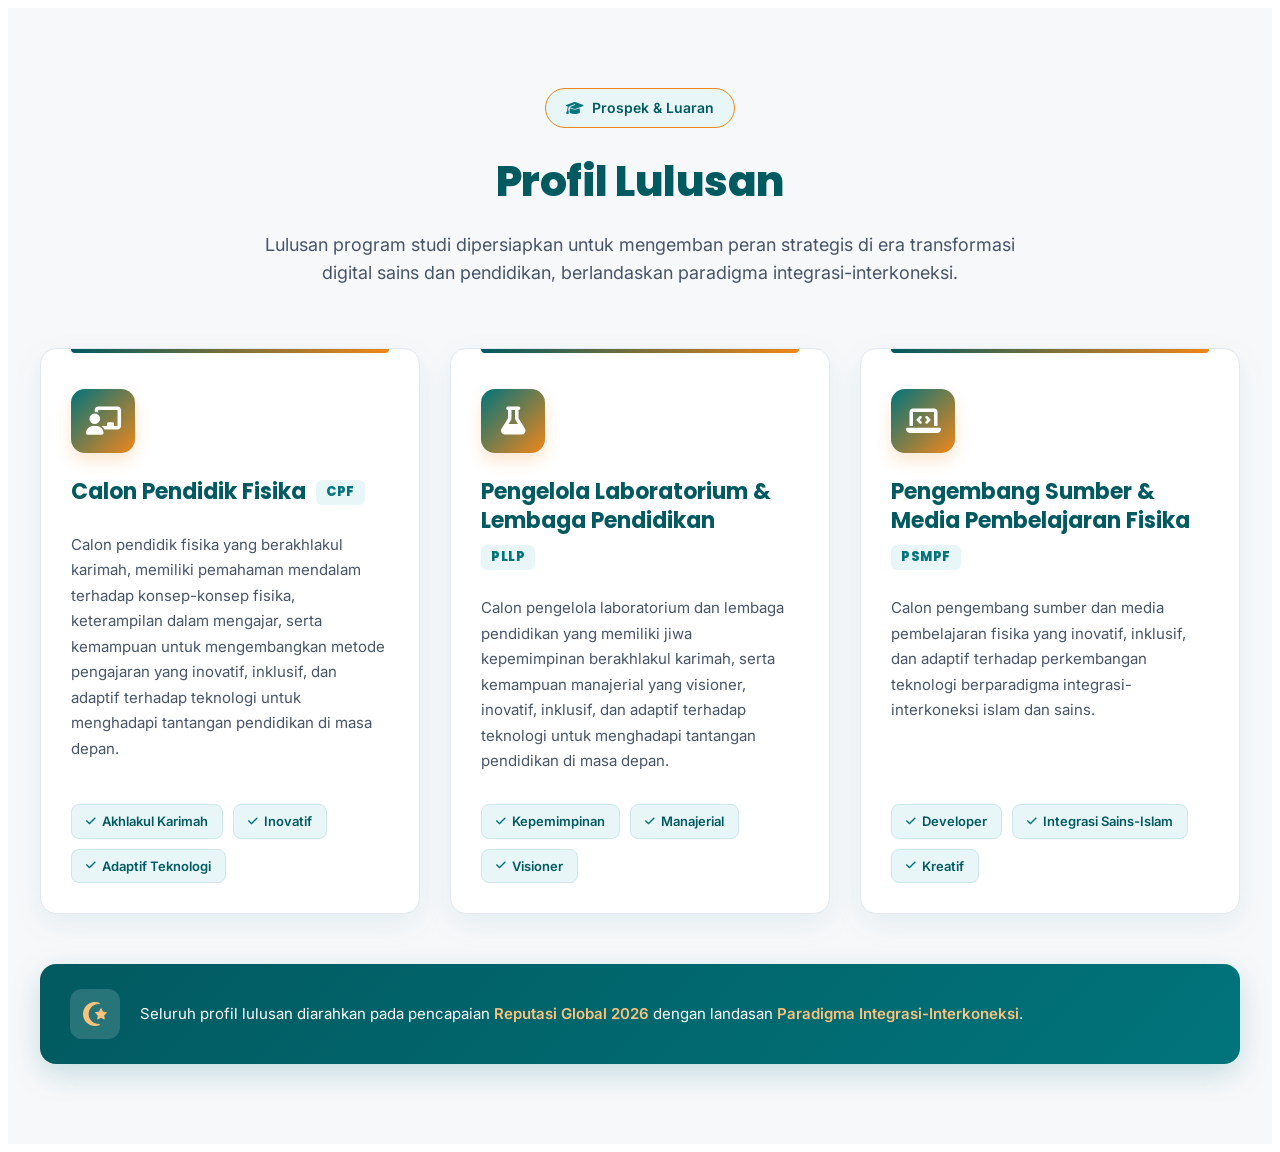
<file: profil lulusan/profillulusan.html>
<!doctype html>
<html lang="id">
  <head>
    <meta charset="UTF-8" />
    <meta name="viewport" content="width=device-width, initial-scale=1.0" />
    <title>Profil Lulusan - Pendidikan Fisika</title>
    <link
      href="https://fonts.googleapis.com/css2?family=Inter:wght@400;500;600&family=Poppins:wght@600;700;800&display=swap"
      rel="stylesheet"
    />
    <link
      rel="stylesheet"
      href="https://cdnjs.cloudflare.com/ajax/libs/font-awesome/6.4.0/css/all.min.css"
    />
  </head>
  <body>
    <section class="profil-lulusan-hijau">
      <div class="container-profil">
        <!-- Header Section -->
        <div class="profil-header">
          <div class="badge-header">
            <i class="fas fa-graduation-cap"></i>
            <span>Prospek & Luaran</span>
          </div>
          <h2 class="judul-profil">Profil Lulusan</h2>
          <p class="sub-judul-profil">
            Lulusan program studi dipersiapkan untuk mengemban peran strategis
            di era transformasi digital sains dan pendidikan, berlandaskan
            paradigma integrasi-interkoneksi.
          </p>
        </div>

        <!-- Cards Grid -->
        <div class="profil-grid">
          <!-- Card 1: CPF -->
          <div class="profil-card">
            <div class="card-top-accent"></div>
            <div class="card-icon-box">
              <i class="fas fa-chalkboard-teacher"></i>
            </div>
            <h3 class="card-title">
              Calon Pendidik Fisika
              <span class="card-acronym">CPF</span>
            </h3>
            <p class="card-desc">
              Calon pendidik fisika yang berakhlakul karimah, memiliki pemahaman
              mendalam terhadap konsep-konsep fisika, keterampilan dalam
              mengajar, serta kemampuan untuk mengembangkan metode pengajaran
              yang inovatif, inklusif, dan adaptif terhadap teknologi untuk
              menghadapi tantangan pendidikan di masa depan.
            </p>
            <div class="card-tags">
              <span class="tag"
                ><i class="fas fa-check"></i> Akhlakul Karimah</span
              >
              <span class="tag"><i class="fas fa-check"></i> Inovatif</span>
              <span class="tag"
                ><i class="fas fa-check"></i> Adaptif Teknologi</span
              >
            </div>
          </div>

          <!-- Card 2: PLLP -->
          <div class="profil-card">
            <div class="card-top-accent"></div>
            <div class="card-icon-box">
              <i class="fas fa-flask"></i>
            </div>
            <h3 class="card-title">
              Pengelola Laboratorium & Lembaga Pendidikan
              <span class="card-acronym">PLLP</span>
            </h3>
            <p class="card-desc">
              Calon pengelola laboratorium dan lembaga pendidikan yang memiliki
              jiwa kepemimpinan berakhlakul karimah, serta kemampuan manajerial
              yang visioner, inovatif, inklusif, dan adaptif terhadap teknologi
              untuk menghadapi tantangan pendidikan di masa depan.
            </p>
            <div class="card-tags">
              <span class="tag"><i class="fas fa-check"></i> Kepemimpinan</span>
              <span class="tag"><i class="fas fa-check"></i> Manajerial</span>
              <span class="tag"><i class="fas fa-check"></i> Visioner</span>
            </div>
          </div>

          <!-- Card 3: PSMPF -->
          <div class="profil-card">
            <div class="card-top-accent"></div>
            <div class="card-icon-box">
              <i class="fas fa-laptop-code"></i>
            </div>
            <h3 class="card-title">
              Pengembang Sumber & Media Pembelajaran Fisika
              <span class="card-acronym">PSMPF</span>
            </h3>
            <p class="card-desc">
              Calon pengembang sumber dan media pembelajaran fisika yang
              inovatif, inklusif, dan adaptif terhadap perkembangan teknologi
              berparadigma integrasi-interkoneksi islam dan sains.
            </p>
            <div class="card-tags">
              <span class="tag"><i class="fas fa-check"></i> Developer</span>
              <span class="tag"
                ><i class="fas fa-check"></i> Integrasi Sains-Islam</span
              >
              <span class="tag"><i class="fas fa-check"></i> Kreatif</span>
            </div>
          </div>
        </div>

        <!-- Footer Note -->
        <div class="profil-footer-note">
          <div class="footer-icon">
            <i class="fas fa-star-and-crescent"></i>
          </div>
          <div class="footer-text">
            <p>
              Seluruh profil lulusan diarahkan pada pencapaian
              <strong>Reputasi Global 2026</strong> dengan landasan
              <strong>Paradigma Integrasi-Interkoneksi</strong>.
            </p>
          </div>
        </div>
      </div>
    </section>

    <style>
      /* =========================================
   PALET WARNA PRODI (TEAL / ORANGE)
   ========================================= */
      .profil-lulusan-hijau {
        --teal-dark: #015a60; /* Teal gelap (Teks Judul & Footer) */
        --teal: #01747b; /* Teal utama (Aksen Utama) */
        --orange: #f08619; /* Orange (Ikon & Highlight) */
        --teal-soft: #e8f6f7; /* Teal muda (Background Tag) */
        --bg-page: #f7f8fa; /* Abu sangat muda (Background Section) */
        --text-primary: #0f172a; /* Dark Gray (Teks Body) */
        --text-secondary: #475569; /* Medium Gray (Teks Pendukung) */
        --putih: #ffffff;

        font-family: "Inter", sans-serif;
        background-color: var(--bg-page);
        padding: 80px 20px;
        color: var(--text-primary);
        line-height: 1.6;
        box-sizing: border-box;
      }

      .profil-lulusan-hijau * {
        box-sizing: border-box;
      }

      .container-profil {
        max-width: 1200px;
        margin: 0 auto;
      }

      /* HEADER SECTION */
      .profil-header {
        text-align: center;
        margin-bottom: 60px;
      }

      .badge-header {
        display: inline-flex;
        align-items: center;
        gap: 8px;
        background-color: var(--teal-soft);
        color: var(--teal-dark);
        padding: 8px 20px;
        border-radius: 50px;
        font-size: 14px;
        font-weight: 600;
        margin-bottom: 20px;
        border: 1px solid var(--orange);
      }

      .badge-header i {
        color: var(--teal);
      }

      .judul-profil {
        font-family: "Poppins", sans-serif;
        font-size: 42px;
        font-weight: 800;
        color: var(--teal-dark);
        margin: 0 0 15px 0;
        letter-spacing: -0.5px;
      }

      .sub-judul-profil {
        font-size: 18px;
        color: var(--text-secondary);
        max-width: 750px;
        margin: 0 auto;
      }

      /* CARDS GRID */
      .profil-grid {
        display: grid;
        grid-template-columns: repeat(auto-fit, minmax(340px, 1fr));
        gap: 30px;
        margin-bottom: 50px;
      }

      /* CARD DESIGN */
      .profil-card {
        background: var(--putih);
        border-radius: 16px;
        padding: 40px 30px 30px;
        box-shadow: 0 10px 30px rgba(1, 116, 123, 0.08);
        border: 1px solid #e2e8f0;
        position: relative;
        transition: all 0.3s ease;
        display: flex;
        flex-direction: column;
      }

      .profil-card:hover {
        transform: translateY(-8px);
        box-shadow: 0 20px 40px rgba(1, 116, 123, 0.16);
        border-color: var(--orange);
      }

      /* Garis Aksen Teal-Orange di Atas Card */
      .card-top-accent {
        position: absolute;
        top: 0;
        left: 30px;
        right: 30px;
        height: 4px;
        background: linear-gradient(90deg, var(--teal-dark), var(--orange));
        border-radius: 0 0 4px 4px;
      }

      .card-icon-box {
        width: 64px;
        height: 64px;
        background: linear-gradient(135deg, var(--teal), var(--orange));
        border-radius: 14px;
        display: flex;
        align-items: center;
        justify-content: center;
        margin-bottom: 25px;
        box-shadow: 0 8px 16px rgba(240, 134, 25, 0.2);
      }

      .card-icon-box i {
        font-size: 28px;
        color: var(--putih);
      }

      .card-title {
        font-family: "Poppins", sans-serif;
        font-size: 22px;
        font-weight: 700;
        color: var(--teal-dark);
        margin: 0 0 5px 0;
        line-height: 1.3;
        display: flex;
        align-items: center;
        gap: 10px;
        flex-wrap: wrap;
      }

      .card-acronym {
        background-color: var(--teal-soft);
        color: var(--teal);
        font-size: 13px;
        font-weight: 800;
        padding: 4px 10px;
        border-radius: 6px;
        letter-spacing: 0.5px;
      }

      .card-desc {
        color: var(--text-secondary);
        font-size: 15px;
        line-height: 1.7;
        margin: 20px 0 30px 0;
        flex-grow: 1; /* Mendorong tags ke bawah agar rata */
      }

      .card-tags {
        display: flex;
        flex-wrap: wrap;
        gap: 10px;
      }

      .tag {
        background-color: var(--teal-soft);
        color: var(--teal-dark);
        padding: 6px 14px;
        border-radius: 8px;
        font-size: 13px;
        font-weight: 600;
        display: flex;
        align-items: center;
        gap: 6px;
        border: 1px solid #cde7e9;
      }

      .tag i {
        color: var(--teal);
        font-size: 11px;
      }

      /* FOOTER NOTE */
      .profil-footer-note {
        background: linear-gradient(135deg, var(--teal-dark), var(--teal));
        color: var(--putih);
        padding: 25px 30px;
        border-radius: 16px;
        display: flex;
        align-items: center;
        gap: 20px;
        box-shadow: 0 10px 30px rgba(1, 116, 123, 0.2);
      }

      .footer-icon {
        width: 50px;
        height: 50px;
        background: rgba(255, 255, 255, 0.15);
        border-radius: 12px;
        display: flex;
        align-items: center;
        justify-content: center;
        flex-shrink: 0;
      }

      .footer-icon i {
        font-size: 24px;
        color: #f9c27d; /* Orange terang untuk kontras */
      }

      .footer-text p {
        margin: 0;
        font-size: 15px;
        line-height: 1.6;
      }

      .footer-text strong {
        color: #f9c27d;
        font-weight: 600;
      }

      /* RESPONSIVE */
      @media (max-width: 768px) {
        .profil-lulusan-hijau {
          padding: 50px 15px;
        }

        .judul-profil {
          font-size: 32px;
        }

        .sub-judul-profil {
          font-size: 16px;
        }

        .profil-grid {
          grid-template-columns: 1fr;
          gap: 25px;
        }

        .profil-card {
          padding: 30px 20px 25px;
        }

        .profil-footer-note {
          flex-direction: column;
          text-align: center;
          gap: 15px;
        }
      }
    </style>
  </body>
</html>
</file>
